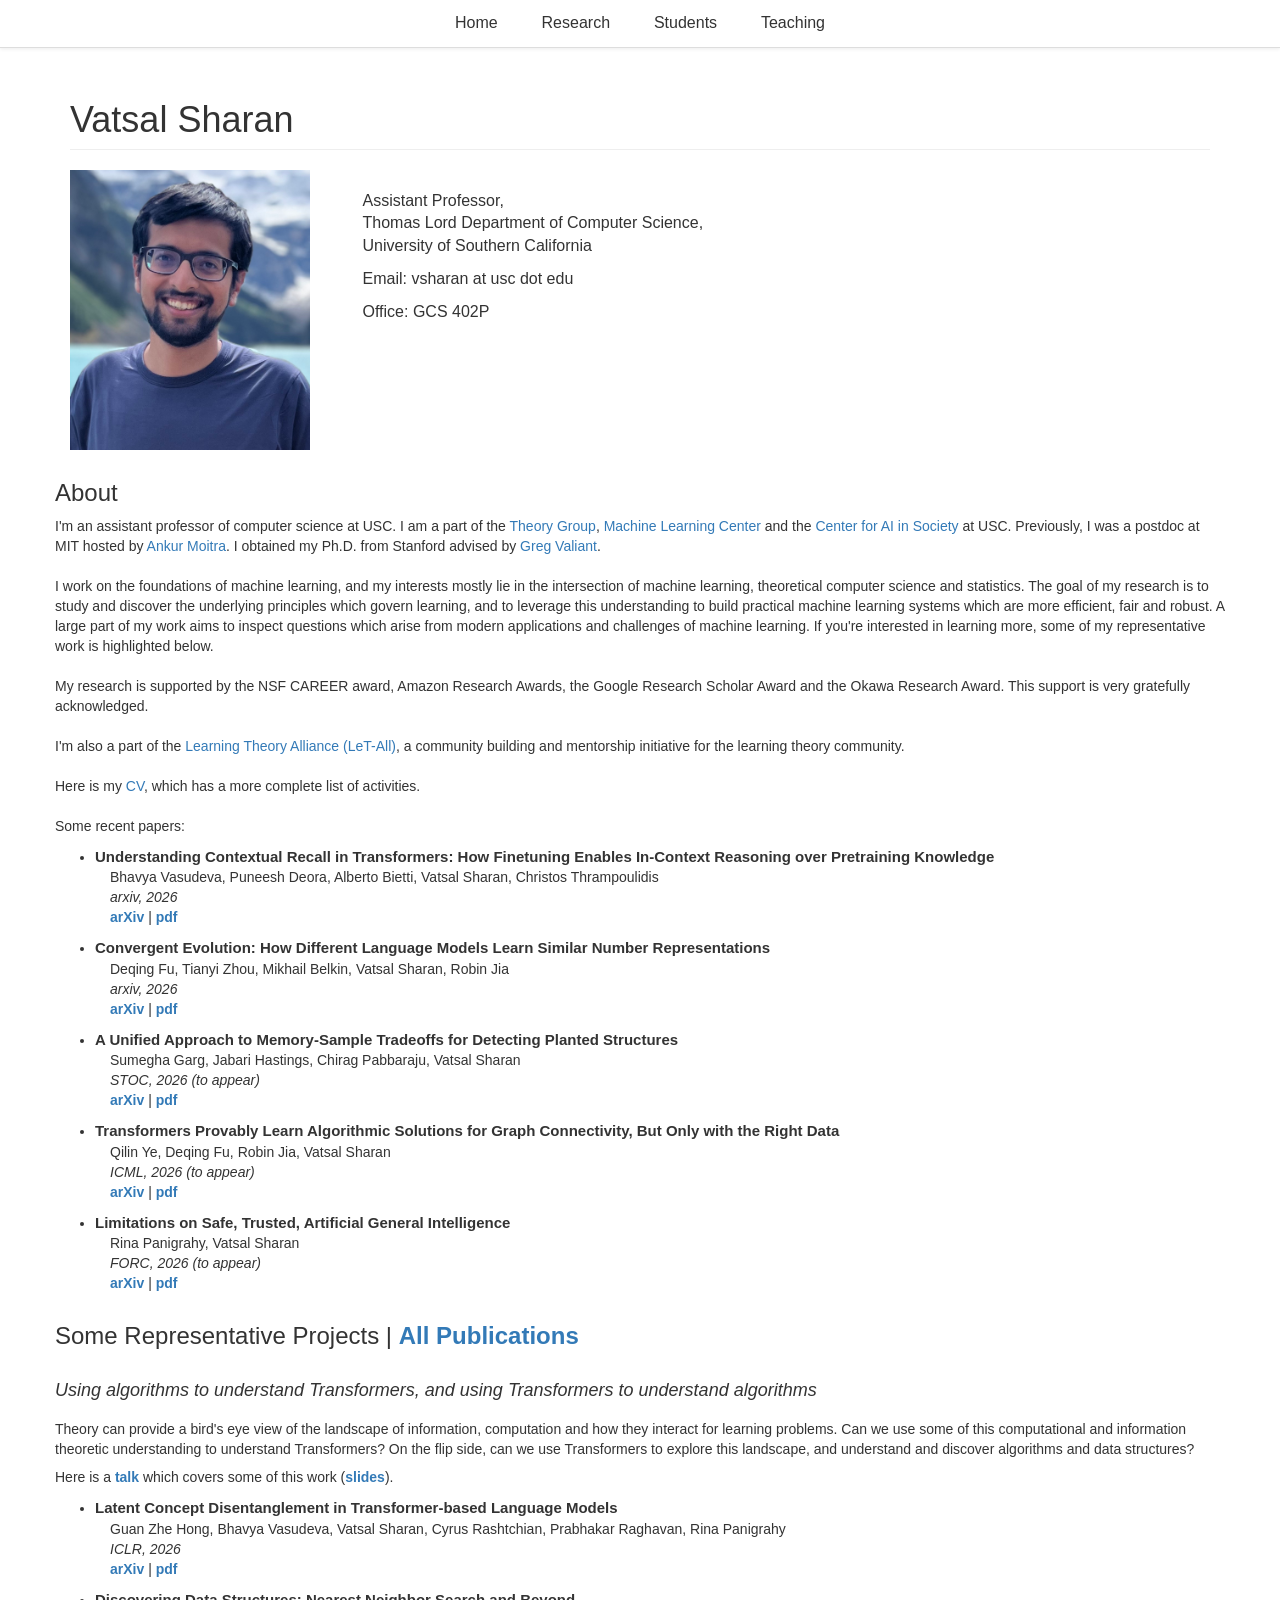
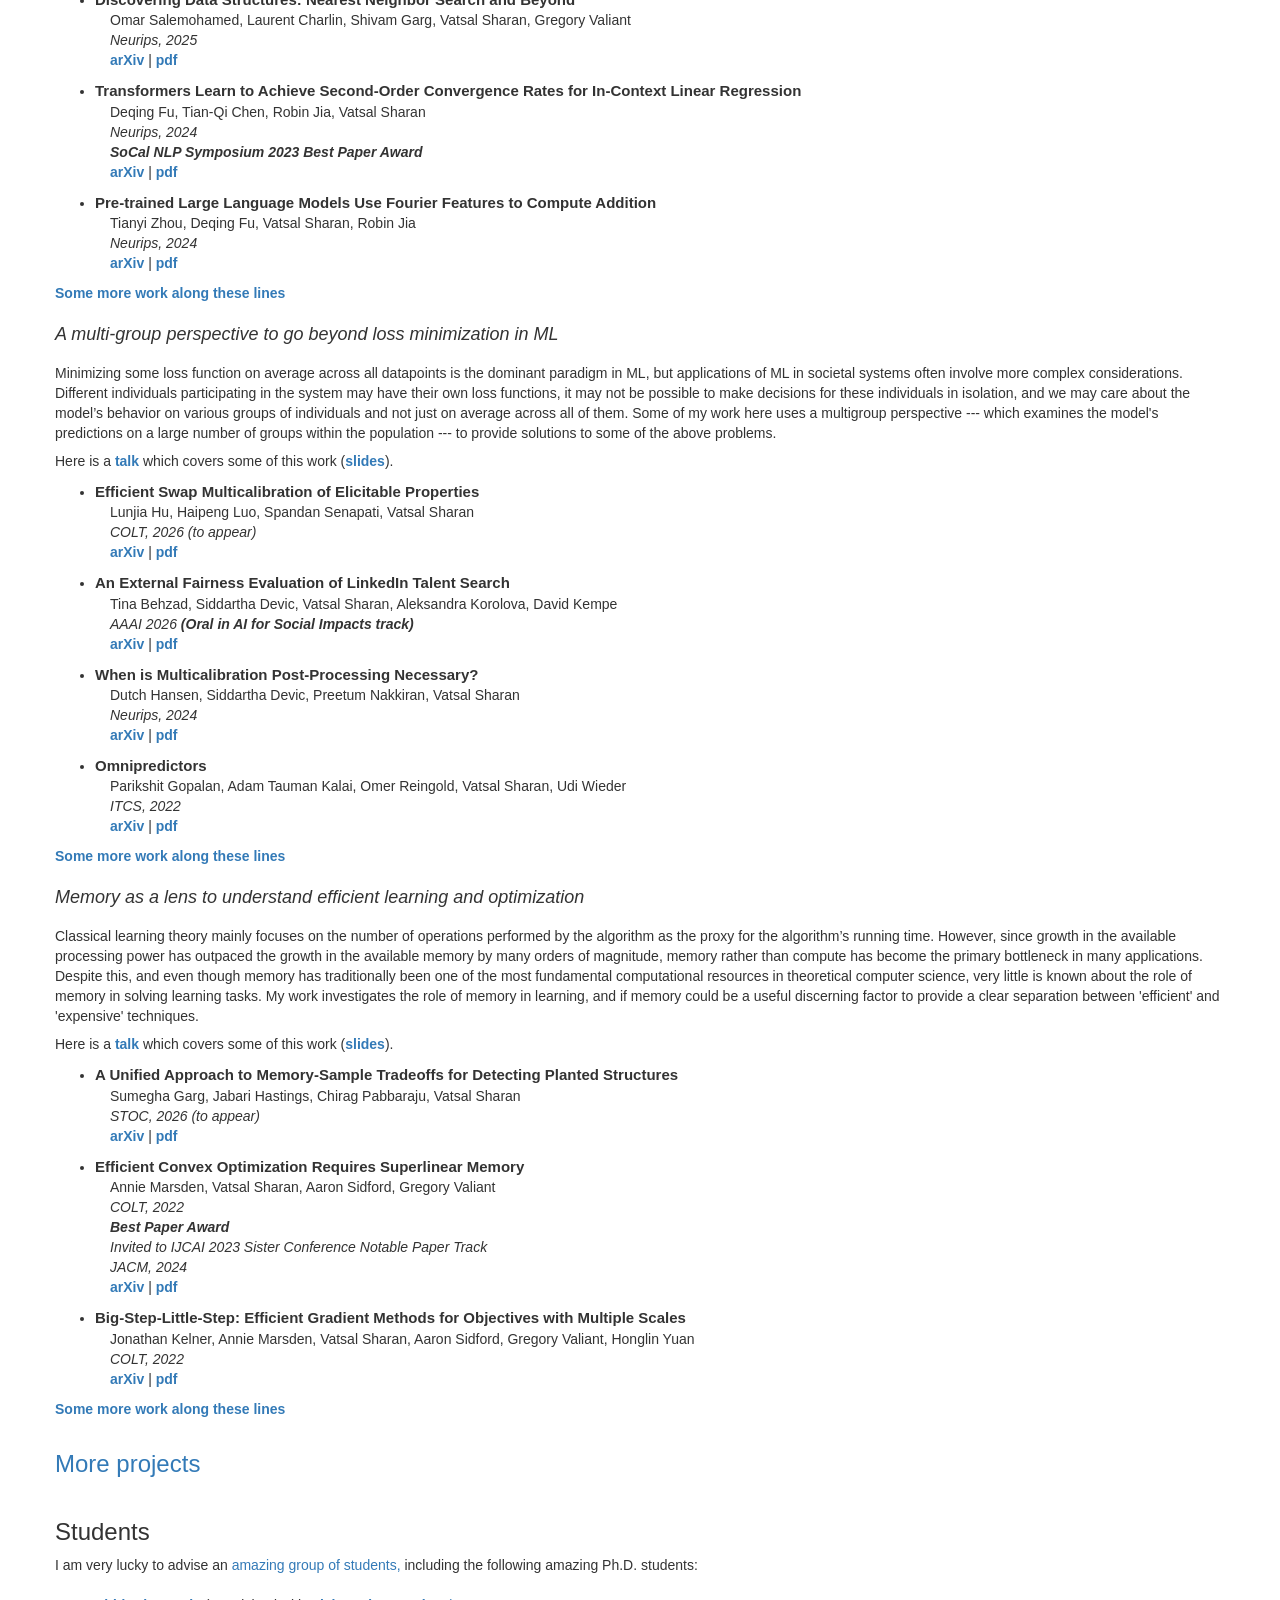
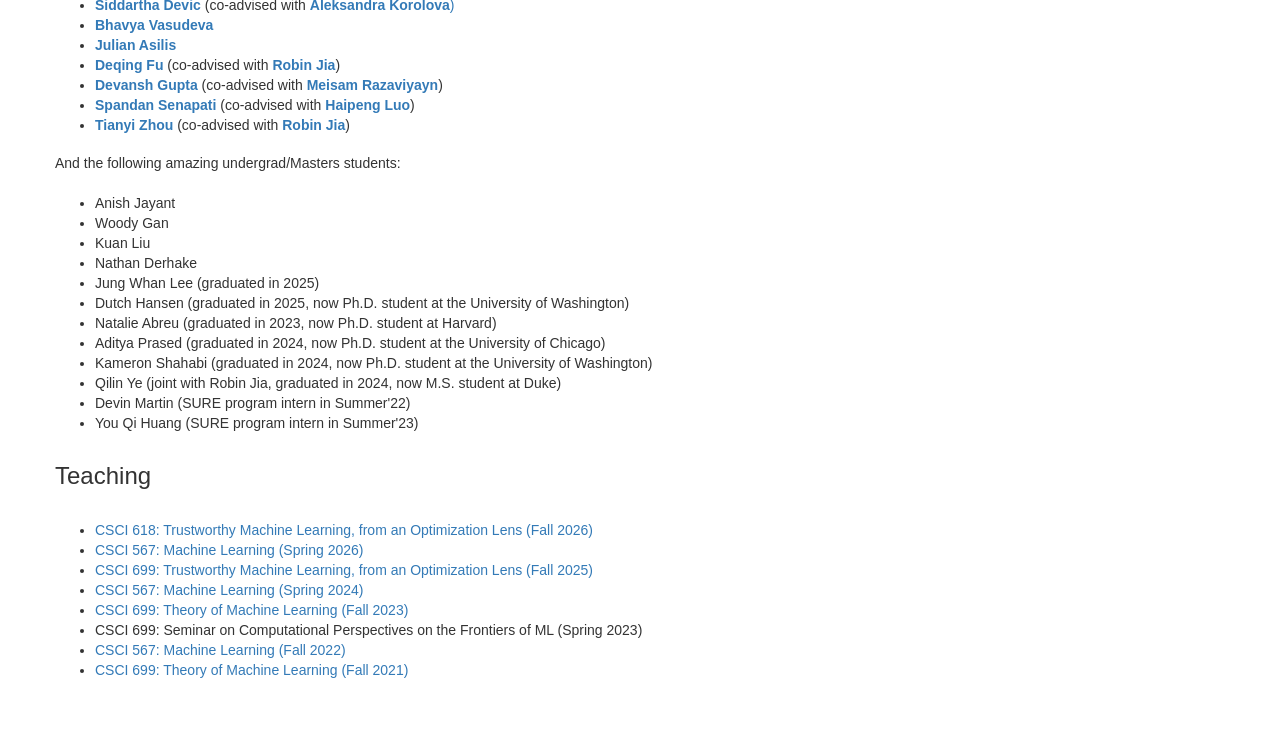
<file: index.html>
<!DOCTYPE html>
<html lang="en">
  <head>

    <meta charset="utf-8">
    <meta http-equiv="X-UA-Compatible" content="IE=edge">
    <meta name="viewport" content="width=device-width, initial-scale=1">
    <!-- The above 3 meta tags *must* come first in the head; any other head content must come *after* these tags -->

    <!-- Bootstrap core CSS -->
    <link href="css/bootstrap.min.css" rel="stylesheet">
    <link href="css/bootstrap-responsive.min.css" rel="stylesheet">
    <link href="css/starter-template.css" rel="stylesheet">

    <title>Vatsal Sharan</title>

  </head>

  <body>

    <nav class="sticky-nav">
      <ul>
        <li><a href="javascript:void(0)" onclick="document.documentElement.scrollTop=0;document.body.scrollTop=0;">Home</a></li>
        <li><a href="#papers">Research</a></li>
        <li><a href="#students">Students</a></li>
        <li><a href="#teaching">Teaching</a></li>
      </ul>
    </nav>

    <div class="container">

    	<div class="row">
            <div class="col-lg-12">
                <h1 class="page-header">Vatsal Sharan
                </h1>
            </div>
        </div>

      <div class="row">
        <div class="col-md-2">
		<div class="photo">
	  		<img id="picture" src="docs/vatsal.jpg" style="width:240px;height:280px;" class="photo_pic"/>
		</div>      
		</div>
        <div class="col-md-5 col-md-offset-1">
          <br>
		  <font size="3">
		  <p>Assistant Professor,<br>
		  Thomas Lord Department of Computer Science,<br>
          University of Southern California <br>
		  </p>
		  <p>
          Email: vsharan at usc dot edu
		  </p>
          <p>
          Office: GCS 402P
          </p>
		  </font>
		</div>
      </div>
      <div class="voffset1"></div>
      <div class="row">
        <div class="span12">
		<section id="about">

	    <h3>About</h3>

			<p>
            
            
            I'm an assistant professor of computer science at USC. I am a part of the <a href="https://viterbi-web.usc.edu/~cstheory/">Theory Group</a>, <a href="https://mascle.usc.edu/">Machine Learning Center</a> and the <a href="https://live-usc-cais.pantheonsite.io/">Center for AI in Society</a> at USC.
 Previously, I was a postdoc at MIT hosted by <a href="https://people.csail.mit.edu/moitra/">Ankur Moitra</a>. I obtained my Ph.D. from Stanford advised by <a href="http://theory.stanford.edu/~valiant/">Greg Valiant</a>. <br><br>
            
            <!--I work on the foundations of machine learning, and my interests mostly lie in the intersection of machine learning, theoretical computer science and statistics. My research aims to understand fundamental limits for solving learning and estimation tasks given computational and information theoretic constraints, and to use this understanding to develop practical algorithms which are efficient, fair and robust. If you're interested in learning more, here are some questions I've recently been working on:
            -->
            
            I work on the foundations of machine learning, and my interests mostly lie in the intersection of machine learning, theoretical computer science and statistics. The goal of my research is to study and discover the underlying principles which govern learning, and to leverage this understanding to build practical machine learning systems which are more efficient, fair and robust. A large part of my work aims to inspect questions which arise from modern applications and challenges of machine learning. If you're interested in learning more, some of my representative work is highlighted below.
            
            
            <!--If you're interested in learning more, here are some questions I've recently been working on:
            
            <ul>
                <li>What is the role of computational and statistical constraints in learning and optimization? Are there inherent trade-offs between the amount of memory required for learning or optimization, and the amount of data or computation required? How do we solve learning tasks  with limited data, such as by designing optimal data augmentation and regularization techniques?
                <li>What are appropriate notions of fairness in various domains, and how do we train models which respect these notions? Similarly, how do we ensure trained models are robust, such as when evaluated on data distributions which differ from the original training distribution?
                <li>How can we understand deep neural networks and foundation models in the context of some of the above considerations?
            </ul>
            -->
            
            <br><br>
            
            
             My research is supported by the NSF CAREER award, Amazon Research Awards, the Google Research Scholar Award and the Okawa Research Award. This support is very gratefully acknowledged.<br><br>

        
            
            <!-- <div style="font-size:15px;font-weight:bold">I'm looking to take Ph.D. students for Fall 2022. If interested, please apply to the CS Ph.D. program at USC and mention my name in your application. I especially encourage members of underrepresented groups in computer science to apply. USC offers some <a href="https://gradadm.usc.edu/lightboxes/us-students-fee-waivers/">fee waivers </a> for eligible applicants.


            
            <br></div>-->
            
            I'm also a part of the <a href="https://let-all.com/">Learning Theory Alliance (LeT-All)</a>, a community building and mentorship initiative for the learning theory community. <br><br>

            Here is my <a href="docs/Vatsal-Resume.pdf">CV</a>, which has a more complete list of activities.<br><br>

            Some recent papers:

<ul>

          

<li><p> <div style="font-size:15px;font-weight:bold;">
                Understanding Contextual Recall in Transformers: How Finetuning Enables In-Context Reasoning over Pretraining Knowledge
              </div>
                <div style="margin-left: 15px;">
                Bhavya Vasudeva, Puneesh Deora, Alberto Bietti, Vatsal Sharan, Christos Thrampoulidis
            <br>
            <i>arxiv, 2026</i><br>
            <a href="https://arxiv.org/abs/2603.20969"><b>arXiv</b></a> | <a href="https://arxiv.org/pdf/2603.20969"><b>pdf</b></a>
                </div>
            </p></li>

            <li><p> <div style="font-size:15px;font-weight:bold;">
                Convergent Evolution: How Different Language Models Learn Similar Number Representations
              </div>
                <div style="margin-left: 15px;">
                Deqing Fu, Tianyi Zhou, Mikhail Belkin, Vatsal Sharan, Robin Jia
            <br>
            <i>arxiv, 2026</i><br>
            <a href="https://arxiv.org/abs/2604.20817"><b>arXiv</b></a> | <a href="https://arxiv.org/pdf/2604.20817"><b>pdf</b></a>
                </div>
            </p></li>
            

<li><p> <div style="font-size:15px;font-weight:bold;">
                A Unified Approach to Memory-Sample Tradeoffs for Detecting Planted Structures
              </div>
                <div style="margin-left: 15px;">
                Sumegha Garg, Jabari Hastings, Chirag Pabbaraju, Vatsal Sharan
            <br>
            <i>STOC, 2026 (to appear)</i><br>
            <a href="https://arxiv.org/abs/2603.00770"><b>arXiv</b></a> | <a href="https://arxiv.org/pdf/2603.00770"><b>pdf</b></a>
                </div>
            </p></li>

<li><p> <div style="font-size:15px;font-weight:bold;">
                Transformers Provably Learn Algorithmic Solutions for Graph Connectivity, But Only with the Right Data
              </div>
                <div style="margin-left: 15px;">
                Qilin Ye, Deqing Fu, Robin Jia, Vatsal Sharan
            <br>
            <i>ICML, 2026 (to appear)</i><br>
            <a href="https://arxiv.org/abs/2510.19753"><b>arXiv</b></a> | <a href="https://arxiv.org/pdf/2510.19753"><b>pdf</b></a>
                </div>
            </p></li>

            <li><p> <div style="font-size:15px;font-weight:bold;">
                Limitations on Safe, Trusted, Artificial General Intelligence
              </div>
                <div style="margin-left: 15px;">
                Rina Panigrahy, Vatsal Sharan
            <br>
            <i>FORC, 2026 (to appear)</i><br>
            <a href="https://arxiv.org/abs/2509.21654"><b>arXiv</b></a> | <a href="https://arxiv.org/pdf/2509.21654"><b>pdf</b></a>
                </div>
            </p></li>

            
  

            </ul>


		</section>

      


	  <section id="papers">
	    <h3>Some Representative Projects | <a href="https://vatsalsharan.github.io/pubs.html"><b>All Publications</b></a> </h3>
            
            <div style="height: 12px;"></div>
            
            <h4><em>Using algorithms to understand Transformers, and using Transformers to understand algorithms</em></h4>
            
            <div style="height: 8px;"></div>
           
     Theory can provide a bird's eye view of the landscape of information, computation and how they interact for learning problems. Can we use some of this computational and information theoretic understanding to understand Transformers? On the flip side, can we use Transformers to explore this landscape, and understand and discover algorithms and data structures?
     
     <div style="height: 8px;"></div>
     
     Here is a <a href="https://www.youtube.com/watch?v=qHWBk5ewYwI"><b>talk</b></a> which covers some of this work (<a href="docs/vatsal_simons.pdf"><b>slides</b></a>).

            <br>
            
            <ul>

                <li><p> <div style="font-size:15px;font-weight:bold;">
                Latent Concept Disentanglement in Transformer-based Language Models
              </div>
                <div style="margin-left: 15px;">
                Guan Zhe Hong, Bhavya Vasudeva, Vatsal Sharan, Cyrus Rashtchian, Prabhakar Raghavan, Rina Panigrahy
            <br>
            <i>ICLR, 2026</i><br>
            <a href="https://arxiv.org/abs/2506.16975"><b>arXiv</b></a> | <a href="https://arxiv.org/pdf/2506.16975"><b>pdf</b></a>
                </div>
            </p></li>

            <li><p><div style="font-size:15px;font-weight:bold;">
                Discovering Data Structures: Nearest Neighbor Search and Beyond
            </div>
                <div style="margin-left: 15px;">
                    Omar Salemohamed, Laurent Charlin, Shivam Garg, Vatsal Sharan, Gregory Valiant
            <br>
            <i>Neurips, 2025</i><br>
            <a href="https://arxiv.org/abs/2411.03253"><b>arXiv</b></a> | <a href="https://arxiv.org/pdf/2411.03253"><b>pdf</b></a>
                </div>
            </p></li>

            
            <li><p> <div style="font-size:15px;font-weight:bold;">
                Transformers Learn to Achieve Second-Order Convergence Rates for In-Context Linear Regression
              </div>
                <div style="margin-left: 15px;">
                Deqing Fu, Tian-Qi Chen, Robin Jia, Vatsal Sharan
            <br>
            <i>Neurips, 2024</i><br>
            <i><b> SoCal NLP Symposium 2023 Best Paper Award </b></i><br>
            <a href="https://arxiv.org/abs/2310.17086"><b>arXiv</b></a> | <a href="https://arxiv.org/pdf/2310.17086.pdf"><b>pdf</b></a>
                </div>
            </p></li>
            
            <li><p><div style="font-size:15px;font-weight:bold;">
                 Pre-trained Large Language Models Use Fourier Features to Compute Addition
            </div>
                <div style="margin-left: 15px;">
                Tianyi Zhou, Deqing Fu, Vatsal Sharan, Robin Jia

            <br>
            <i>Neurips, 2024</i><br>
            <a href="https://arxiv.org/abs/2406.03445"><b>arXiv</b></a> | <a href="https://arxiv.org/pdf/2406.03445"><b>pdf</b></a>
                </div>
            </p></li>
            
            
            
            
            
            
    </ul>
            
            <a data-toggle="collapse" href="#collapseTf"><b>Some more work along these lines</b></a>
            
            <div class="collapse space justify" id="collapseTf">
                
                <ul>

                    <li><p> <div style="font-size:15px;font-weight:bold;">
                Transformers Provably Learn Algorithmic Solutions for Graph Connectivity, But Only with the Right Data
              </div>
                <div style="margin-left: 15px;">
                Qilin Ye, Deqing Fu, Robin Jia, Vatsal Sharan
            <br>
            <i>ICML, 2026 (to appear)</i><br>
            <a href="https://arxiv.org/abs/2510.19753"><b>arXiv</b></a> | <a href="https://arxiv.org/pdf/2510.19753"><b>pdf</b></a>
                </div>
            </p></li>

            <li><p> <div style="font-size:15px;font-weight:bold;">
                FoNE: Precise Single-Token Number Embeddings via Fourier Features
              </div>
                <div style="margin-left: 15px;">
                Tianyi Zhou, Deqing Fu, Mahdi Soltanolkotabi, Robin Jia, Vatsal Sharan
            <br>
            <i>ICLR, 2026</i><br>
            <a href="https://arxiv.org/abs/2502.09741"><b>arXiv</b></a> | <a href="https://arxiv.org/pdf/2502.09741"><b>pdf</b></a>
                </div>
            </p></li>

                     <li><p> <div style="font-size:15px;font-weight:bold;">
                Textual Steering Vectors Can Improve Visual Understanding in Multimodal Large Language Models
              </div>
                <div style="margin-left: 15px;">
                Haosheng Gan, Deqing Fu, Julian Asilis, Ollie Liu, Vatsal Sharan, Robin Jia, Willie Neiswanger
            <br>
            <i>ACL, 2026 (to appear)</i><br>
            <a href="https://arxiv.org/abs/2505.14071"><b>arXiv</b></a> | <a href="https://arxiv.org/pdf/2505.14071"><b>pdf</b></a>
                </div>
            </p></li>
                    
<li><p><div style="font-size:15px;font-weight:bold;">
                Transformers Learn Low Sensitivity Functions: Investigations and Implications
            </div>
                <div style="margin-left: 15px;">
                Bhavya Vasudeva, Deqing Fu, Tianyi Zhou, Elliott Kau, Youqi Huang, Vatsal Sharan
            <br>
            <i>ICLR, 2025</i><br>
            <a href="https://arxiv.org/abs/2403.06925"><b>arXiv</b></a> | <a href="https://arxiv.org/pdf/2403.06925"><b>pdf</b></a>
                </div>
            </p></li>

                    <li><p><div style="font-size:15px;font-weight:bold;">
                         Mitigating Simplicity Bias in Deep Learning for Improved OOD Generalization and Robustness
                    </div>
                        <div style="margin-left: 15px;">
                        Bhavya Vasudeva, Kameron Shahabi, Vatsal Sharan
                    <br>
                    <i>TMLR, 2024</i><br>
                    <a href="https://arxiv.org/abs/2310.06161"><b>arXiv</b></a> | <a href="https://arxiv.org/pdf/2310.06161.pdf"><b>pdf</b></a>
                        </div>
                    </p></li>
                   

                    <li><p><div style="font-size:15px;font-weight:bold">One Network Fits All? Modular versus Monolithic Task Formulations in Neural Networks
                        Learning</div>
                        <div style="margin-left: 15px;">
                        Atish Agarwala, Abhimanyu Das, Brendan Juba, Rina Panigrahy, Vatsal Sharan, Xin Wang, Qiuyi Zhang<br>
                        <i>ICLR, 2021</i><br>
                        <a data-toggle="collapse" href="#collapseExample_deep"><b>abstract</b></a></b></a> | <a href="https://arxiv.org/abs/2103.15261"><b>arXiv</b></a> | <a href="https://arxiv.org/pdf/2103.15261.pdf"><b>pdf</b></a> | <a href="https://iclr.cc/virtual/2021/poster/3253"><b>video</b></a>
                        </div>
                        </p></li>
                    
                    </ul>
                
                
            </div>
            
        
            
            <div style="height: 12px;"></div>
            
            <h4><em>A multi-group perspective to go beyond loss minimization in ML</em></h4>
            

            
            <div style="height: 8px;"></div>
            
            Minimizing some loss function on average across all datapoints is the dominant paradigm in ML, but applications of ML in societal systems often involve more complex considerations. Different individuals participating in the system may have their own loss functions, it may not be possible to make decisions for these individuals in isolation, and we may care about the model’s behavior on various groups of individuals and not just on average across all of them. Some of my work here uses a multigroup perspective --- which examines the model's predictions on a large number of groups within the population --- to provide solutions to some of the above problems.
            <div style="height: 8px;"></div>
            
            Here is a <a href="https://www.birs.ca/events/2024/5-day-workshops/24w5308/videos/watch/202410221336-Sharan.html"><b>talk</b></a> which covers some of this work (<a href="docs/vatsal_banff.pdf"><b>slides</b></a>).
            <br>
        
        <ul>

             <li><p> <div style="font-size:15px;font-weight:bold;">
                Efficient Swap Multicalibration of Elicitable Properties
              </div>
                <div style="margin-left: 15px;">
                Lunjia Hu, Haipeng Luo, Spandan Senapati, Vatsal Sharan
            <br>
            <i>COLT, 2026 (to appear)</i><br>
            <a href="https://arxiv.org/abs/2511.04907"><b>arXiv</b></a> | <a href="https://arxiv.org/pdf/2511.04907"><b>pdf</b></a>
                </div>
            </p></li>

              <li><p> <div style="font-size:15px;font-weight:bold;">
                An External Fairness Evaluation of LinkedIn Talent Search
              </div>
                <div style="margin-left: 15px;">
                Tina Behzad, Siddartha Devic, Vatsal Sharan, Aleksandra Korolova, David Kempe
            <br>
            <i>AAAI 2026 <b>(Oral in AI for Social Impacts track)</b></i><br>
            <a href="https://arxiv.org/abs/2511.10752"><b>arXiv</b></a> | <a href="https://arxiv.org/pdf/2511.10752"><b>pdf</b></a>
                </div>
            </p></li>

        

        
        <li><p><div style="font-size:15px;font-weight:bold;">
           When is Multicalibration Post-Processing Necessary?
        </div>
            <div style="margin-left: 15px;">
            Dutch Hansen, Siddartha Devic, Preetum Nakkiran, Vatsal Sharan
        <br>
        <i>Neurips, 2024</i><br>
        <a href="https://arxiv.org/abs/2406.06487"><b>arXiv</b></a> | <a href="https://arxiv.org/pdf/2406.06487"><b>pdf</b></a>
            </div>
        </p></li>
        
        
        
        <li><p><div style="font-size:15px;font-weight:bold">Omnipredictors
        </div>
            <div style="margin-left: 15px;">
        Parikshit Gopalan, Adam Tauman Kalai, Omer Reingold, Vatsal Sharan, Udi Wieder
        <br>
        <i>ITCS, 2022</i><br>
        <a href="https://arxiv.org/pdf/2109.05389"><b>arXiv</b></a> | <a href="https://arxiv.org/pdf/2109.05389.pdf"><b>pdf</b></a>
            </div>
        </p></li>
        
        </ul>
        
        <a data-toggle="collapse" href="#collapseFair"><b>Some more work along these lines</b></a>
        
        <div class="collapse space justify" id="collapseFair">
            
            <ul>

                

                <li><p> <div style="font-size:15px;font-weight:bold;">
                Auditability and the Landscape of Distance to Multicalibration
              </div>
                <div style="margin-left: 15px;">
                Nathan Derhake, Siddartha Devic, Dutch Hansen, Kuan Liu, Vatsal Sharan
            <br>
            <i>ITCS, 2026</i><br>
            <a href="https://arxiv.org/abs/2509.16930"><b>arXiv</b></a> | <a href="https://arxiv.org/pdf/2509.16930"><b>pdf</b></a>
                </div>
            </p></li>

            <li><p><div style="font-size:15px;font-weight:bold;">
                 Improved Bounds for Swap Multicalibration and Swap Omniprediction
            </div>
                <div style="margin-left: 15px;">
                Haipeng Luo, Spandan Senapati, Vatsal Sharan

            <br>
            <i>Neurips, 2025 (Spotlight)</i><br>
            <a href="https://arxiv.org/abs/2505.20885"><b>arXiv</b></a> | <a href="https://arxiv.org/pdf/2505.20885"><b>pdf</b></a>
                </div>
            </p></li>

                

            <li><p><div style="font-size:15px;font-weight:bold;">
                 Simultaneous Swap Regret Minimization via KL-Calibration
            </div>
                <div style="margin-left: 15px;">
                Haipeng Luo, Spandan Senapati, Vatsal Sharan

            <br>
            <i>Neurips, 2025 (Spotlight)</i><br>
            <a href="https://arxiv.org/abs/2502.16387"><b>arXiv</b></a> | <a href="https://arxiv.org/pdf/2502.16387"><b>pdf</b></a>
                </div>
            </p></li>
                
                <li><p><div style="font-size:15px;font-weight:bold;">
                     Optimal Multiclass U-Calibration Error and Beyond
                </div>
                    <div style="margin-left: 15px;">
                    Haipeng Luo, Spandan Senapati, Vatsal Sharan

                <br>
                <i>Neurips, 2024</i><br>
                <a href="https://arxiv.org/abs/2405.19374"><b>arXiv</b></a> | <a href="https://arxiv.org/pdf/2405.19374"><b>pdf</b></a>
                    </div>
                </p></li>

                <li><p><div style="font-size:15px;font-weight:bold;">
            Stability and Multigroup Fairness in Ranking with Uncertain Predictions
        </div>
            <div style="margin-left: 15px;">
            Siddartha Devic, Aleksandra Korolova, David Kempe, Vatsal Sharan
        <br>
        <i>ICML, 2024</i><br>
        <i>Non-archival at FORC, 2024</i><br>
        <a href="https://arxiv.org/abs/2402.09326"><b>arXiv</b></a> | <a href="https://arxiv.org/pdf/2402.09326"><b>pdf</b></a> | <a href="https://www.youtube.com/watch?v=qCFDnBHfGtk"><b>video</b></a>
            </div>
        </p></li>
                
                <li><p><div style="font-size:15px;font-weight:bold">Fairness in Matching under Uncertainty
                </div>
                    <div style="margin-left: 15px;">
                    Siddartha Devic, David Kempe, Vatsal Sharan, Aleksandra Korolova
                <br>
                <i>ICML, 2023</i><br>
                <i>Non-archival at EAAMO, 2023</i><br>
                <a href="https://arxiv.org/abs/2302.03810"><b>arXiv</b></a> | <a href="https://arxiv.org/pdf/2302.03810.pdf"><b>pdf</b></a>
                    </div></p></li>
                
                <li><p><div style="font-size:15px;font-weight:bold">KL Divergence Estimation with Multi-group Attribution
                </div>
                    <div style="margin-left: 15px;">
                    Parikshit Gopalan, Nina Narodytska, Omer Reingold, Vatsal Sharan, Udi Wieder
                <br>
                <i>arXiv, 2022</i><br>
                <a href="https://arxiv.org/abs/2202.13576"><b>arXiv</b></a> | <a href="https://arxiv.org/pdf/2202.13576.pdf"><b>pdf</b></a>
                    </div>
                </p></li>
                
                <li><p><div style="font-size:15px;font-weight:bold">Multicalibrated Partitions for Importance Weights
                </div>
                    <div style="margin-left: 15px;">
                Parikshit Gopalan, Omer Reingold, Vatsal Sharan, Udi Wieder
                <br>
                <i>ALT, 2022</i><br>
                <a href="https://arxiv.org/abs/2103.05853"><b>arXiv</b></a> | <a href="https://arxiv.org/pdf/2103.05853.pdf"><b>pdf</b></a>
                    </div>
                </p></li>
                
                
                </ul>
            
        </div>
        
        <div style="height: 12px;"></div>
        
        
        <h4>
            <em>Memory as a lens to understand efficient learning and optimization</em>
          </h4>
        
        <div style="height: 8px;"></div>
        
        Classical learning theory  mainly focuses on the number of operations performed by the algorithm as the proxy for the algorithm’s running time. However, since growth in the available processing power has outpaced the growth in the available memory by many orders of magnitude, memory rather than compute has become the primary bottleneck in many applications. Despite this, and even though memory has traditionally been one of the most fundamental computational resources in theoretical computer science, very little is known about the role of memory in solving learning tasks. My work investigates the role of memory in learning, and if memory could be a useful discerning factor to provide a clear separation between 'efficient' and 'expensive' techniques.
        <div style="height: 8px;"></div>
        
        Here is a <a href="https://www.youtube.com/watch?v=--vC_MXcbFA"><b>talk</b></a> which covers some of this work (<a href="docs/vatsal_ipam.pdf"><b>slides</b></a>).
        
        <ul>

            <li><p> <div style="font-size:15px;font-weight:bold;">
                A Unified Approach to Memory-Sample Tradeoffs for Detecting Planted Structures
              </div>
                <div style="margin-left: 15px;">
                Sumegha Garg, Jabari Hastings, Chirag Pabbaraju, Vatsal Sharan
            <br>
            <i>STOC, 2026 (to appear)</i><br>
            <a href="https://arxiv.org/abs/2603.00770"><b>arXiv</b></a> | <a href="https://arxiv.org/pdf/2603.00770"><b>pdf</b></a>
                </div>
            </p></li>
            
            <li><p><div style="font-size:15px;font-weight:bold">Efficient Convex Optimization Requires Superlinear Memory
            </div>
                <div style="margin-left: 15px;">
            Annie Marsden, Vatsal Sharan, Aaron Sidford, Gregory Valiant
            <br>
            <i>COLT, 2022</i><br>
            <i><b> Best Paper Award </b> </i><br>
            <i>Invited to IJCAI 2023 Sister Conference Notable Paper Track</i><br>
            <i>JACM, 2024</i><br>
            <a href="https://arxiv.org/abs/2203.15260"><b>arXiv</b></a> | <a href="https://arxiv.org/pdf/2203.15260.pdf"><b>pdf</b></a>
                </div>
            </p></li>
            
            <li><p><div style="font-size:15px;font-weight:bold">Big-Step-Little-Step: Efficient Gradient Methods for Objectives with Multiple Scales
            </div>
                <div style="margin-left: 15px;">
            Jonathan Kelner, Annie Marsden, Vatsal Sharan, Aaron Sidford, Gregory Valiant, Honglin Yuan
            <br>
            <i>COLT, 2022</i><br>
            <a href="https://arxiv.org/abs/2111.03137"><b>arXiv</b></a> | <a href="https://arxiv.org/pdf/2111.03137.pdf"><b>pdf</b></a>
                </div>
            </p></li>
            
            
                         </ul>

           
        
        <a data-toggle="collapse" href="#collapseMemory"><b>Some more work along these lines</b></a>
        
        <div class="collapse space justify" id="collapseMemory">
            
            <ul>

                
                
                <li><p><div style="font-size:15px;font-weight:bold">NeuroSketch: A Neural Network Method for Fast and Approximate Evaluation of Range Aggregate Queries
                </div>
                    <div style="margin-left: 15px;">
                    Sepanta Zeighami, Vatsal Sharan, Cyrus Shahabi
                <br>
                <i>SIGMOD, 2023</i><br>
                <a href="https://arxiv.org/abs/2211.10832"><b>arXiv</b></a> | <a href="https://arxiv.org/pdf/2211.10832.pdf"><b>pdf</b></a>
                    </div>
                </p></li>

                <li><p><div style="font-size:15px;font-weight:bold">Memory-Sample Tradeoffs for Linear Regression with Small Error</div>
                <div style="margin-left: 15px;">
                    Vatsal Sharan, Aaron Sidford, Gregory Valiant<br>
                <i>STOC, 2019</i><br>
                <a data-toggle="collapse" href="#collapseExample4"><b>abstract</b></a> | <a href="https://arxiv.org/pdf/1904.08544.pdf"><b>pdf</b></a> | <a href="https://arxiv.org/abs/1904.08544"><b>arXiv</b></a>
                </div>
                </p></li>
            
            <div class="collapse space justify" id="collapseExample4">
                What is the role of memory in continuous optimization and learning? Are there inherent trade-offs between the available memory and the data requirement? Is it possible to achieve the sample complexity of second-order optimization methods with significantly less memory? We raise these questions, and show the first nontrivial lower bounds for linear regression with super-linear memory: we show that there is a gap between the sample complexity of algorithms with quadratic memory and that of any algorithm with sub-quadratic memory. <br><br>
            </div>
                
                <li><p><div style="font-size:15px;font-weight:bold">Compressed Factorization: Fast and Accurate Low-Rank Factorization of Compressively-Sensed Data</div>
                    <div style="margin-left: 15px;">
                        Vatsal Sharan, Kai Sheng Tai, Peter Bailis, Gregory Valiant</i><br>
                    <i>ICML, 2019 </i><br>
                    <a data-toggle="collapse" href="#collapseExample3"><b>abstract</b></a> | <a href="https://arxiv.org/pdf/1706.08146.pdf"><b>pdf</b></a> | <a href="https://arxiv.org/abs/1706.08146"><b>arXiv</b></a> | <a href="https://github.com/kaishengtai/compressed-factorization"><b>code</b></a> | <a data-toggle="collapse" href="#video3"><b>spotlight video</b></a>
                    </div>
                    </p></li>
                
                <div class="collapse space justify" id="collapseExample3">
                    What learning algorithms can be run directly on compressively-sensed data? If we compress a high dimensional matrix via a random projection, then what is the relationship between the factors of the original matrix and the factors of the compressed matrix? While it is well-known that random projections preserve a number of geometric properties of a dataset, this work shows that random projections can also preserve certain solutions to non-convex, NP-Hard problems like non-negative matrix factorization---both in theory and in practice.<br><br>
                </div>
                
                <div class="collapse space justify" id="video3">
                    Jump to 53:20 in this <a href="https://slideslive.com/38917770/optimization">video</a>.<br>
                </div>
                
                <li><p><div style="font-size:15px;font-weight:bold">Efficient Anomaly Detection via Matrix Sketching</div>
                    <div style="margin-left: 15px;">
                        Vatsal Sharan, Parikshit Gopalan, Udi Wieder</i><br>
                    <i>NeurIPS, 2018</i><br>
                    <a data-toggle="collapse" href="#collapseExample6"><b>abstract</b></a> | <a href="https://arxiv.org/pdf/1804.03065.pdf"><b>pdf</b></a> | <a href="https://arxiv.org/abs/1804.03065"><b>arXiv</b></a>
                    </div>
                    </p></li>
                
                <div class="collapse space justify" id="collapseExample6">
                    PCA based anomaly scores are commonly used for finding anomalies in high-dimensional data. The naive algorithms for computing these scores explicitly compute the PCA of the covariance matrix which uses space quadratic in the dimensionality of the data. Using matrix sketching tools and new matrix perturbation inequalities, we give the first streaming algorithms for computing these scores that use space that is linear or sublinear in the dimension.<br><br>
                </div>
                
                <li><p><div style="font-size:15px;font-weight:bold">Moment-Based Quantile Sketches for Efficient High Cardinality Aggregation Queries</div>
                    <div style="margin-left: 15px;">
                        Edward Gan, Jialin Ding, Kai Sheng Tai, Vatsal Sharan, Peter Bailis</i><br>
                    <i>VLDB, 2018</i><br>
                    <a data-toggle="collapse" href="#collapseExample8"><b>abstract</b></a> | <a href="https://arxiv.org/pdf/1803.01969.pdf"><b>pdf</b></a> | <a href="https://arxiv.org/abs/1803.01969"><b>arXiv</b></a> | <a href="https://github.com/stanford-futuredata/msketch"><b>code</b></a>
                    </div>
                    </p></li>
                
                <div class="collapse space justify" id="collapseExample8">
                    We propose a compact and efficiently mergeable sketch for answering quantile queries on a dataset. This data structure, which we refer to as the moments sketch, operates with a small memory footprint (200 bytes) and achieves computationally efficient (50ns) merges by tracking only a set of summary statistics, notably the sample moments.<br><br>
                </div>
                
                <li><p><div style="font-size:15px;font-weight:bold">Prediction with a Short Memory</div>
                    <div style="margin-left: 15px;">
                        Vatsal Sharan, Sham Kakade, Percy Liang, Gregory Valiant</i><br>
                    <i>STOC, 2018</i><br>
                    <a data-toggle="collapse" href="#collapseExample9"><b>abstract</b></a> | <a href="https://arxiv.org/pdf/1612.02526.pdf"><b>pdf</b></a> | <a href="https://arxiv.org/abs/1612.02526"><b>arXiv</b></a> | <a href="https://theorydish.blog/2017/11/29/prediction-with-a-short-memory/"><b>blog</b></a> | <a href="https://www.youtube.com/watch?v=-Lhmr9vqjrE&t=5s"><b>video</b></a>
                    </div>
                    </p></li>
                
                <div class="collapse space justify" id="collapseExample9">
                    When is it necessary to remember significant information from the distant past to make good predictions about the future in sequential prediction tasks? How do we consolidate and reference memories about the past in order to predict the future? This work studies these questions, and the findings are perhaps counterintuitive: we show that a simple (Markov) model which bases its predictions on only the most recent observations and the statistics of short windows, can  achieve small error on average with respect to a large class of sequences, such as those generated by Hidden Markov Models (HMMs). This shows that long-term memory may not be necessary for making good predictions on average, even on sequences generated by complex processes that have long-range dependencies.<br><br>
                </div>
                
                <li><p><div style="font-size:15px;font-weight:bold">Sketching Linear Classifiers over Data Streams</div>
                    <div style="margin-left: 15px;">
                        Kai Sheng Tai, Vatsal Sharan, Peter Bailis, Gregory Valiant</i><br>
                    <i>SIGMOD, 2018</i><br>
                    <a data-toggle="collapse" href="#collapseExample10"><b>abstract</b></a> | <a href="https://arxiv.org/pdf/1711.02305.pdf"><b>pdf</b></a> | <a href="https://arxiv.org/abs/1711.02305"><b>arXiv</b></a> | <a href="https://github.com/stanford-futuredata/wmsketch"><b>code</b></a>
                    </div>
                    </p></li>
                
                <div class="collapse space justify" id="collapseExample10">
                    We introduce a new sub-linear space sketch---the Weight-Median Sketch---for learning compressed linear classifiers over data streams while supporting the efficient recovery of large-magnitude weights in the classifier. The Weight-Median Sketch adopts the core data structure used in the Count-Sketch, but, instead of sketching counts, it captures sketched gradient updates to the model parameters. We establishes recovery guarantees for our sketch and demonstrate empirical improvements in memory-accuracy trade-offs over alternative memory-budgeted methods. <br><br>
                </div>
                
                </ul>
            
        </div>
        
        <div style="height: 12px;"></div>
        
<a data-toggle="collapse" href="#collapseMore"><b><h3>More projects</h3></b></a>
        
        <div class="collapse space justify" id="collapseMore">

        <h4>
            <em>Regularization and learning with limited (or synthetic) data</em>
          </h4>
        
        <div style="height: 8px;"></div>
        
        Modern ML techniques are data-hungry, but data is an expensive resource. Current ML applications have brought to light several interesting information-theoretic questions around learning with limited data. Some of my work provides a formulation to study the basic statistical task of synthetically augmenting a given set of samples, and explores notions of regularization --- a classical technique for data-efficient learning whose role still remains mysterious in deep learning. We are also developing principles to explain differences in statistical behavior and inductive biases of common optimization algorithms.
        
        <ul>

<li><p> <div style="font-size:15px;font-weight:bold;">
                How Muon's Spectral Design Benefits Generalization: A Study on Imbalanced Data
              </div>
                <div style="margin-left: 15px;">
                Bhavya Vasudeva, Puneesh Deora, Yize Zhao, Vatsal Sharan, Christos Thrampoulidis
            <br>
            <i>ICLR, 2026</i><br>
            <a href="https://arxiv.org/abs/2510.22980"><b>arXiv</b></a> | <a href="https://arxiv.org/pdf/2510.22980"><b>pdf</b></a>
                </div>
            </p></li>

        <li><p><div style="font-size:15px;font-weight:bold;">
                 The Rich and the Simple: On the Implicit Bias of Adam and SGD
            </div>
                <div style="margin-left: 15px;">
                Bhavya Vasudeva, Jung Whan Lee, Vatsal Sharan, Mahdi Soltanolkotabi

            <br>
            <i>Neurips, 2025</i><br>
            <a href="https://arxiv.org/abs/2505.24022"><b>arXiv</b></a> | <a href="https://arxiv.org/pdf/2505.24022"><b>pdf</b></a>
                </div>
            </p></li>

        
            
            <li><p><div style="font-size:15px;font-weight:bold;">
                  Regularization and Optimal Multiclass Learning
            </div>
                <div style="margin-left: 15px;">
                Julian Asilis, Siddartha Devic, Shaddin Dughmi, Vatsal Sharan, Shang-Hua Teng
            <br>
            <i>COLT, 2024</i><br>
            <a href="https://arxiv.org/abs/2309.13692"><b>arXiv</b></a> | <a href="https://arxiv.org/pdf/2309.13692.pdf"><b>pdf</b></a>
                </div> </p></li>
            
            <li><p><div style="font-size:15px;font-weight:bold">On the Statistical Complexity of Sample Amplification
            </div>
                <div style="margin-left: 15px;">
            Brian Axelrod, Shivam Garg, Yanjun Han, Vatsal Sharan, Gregory Valiant
            <br>
            <i>Annals of Statistics, 2024</i><br>
            <a href="https://arxiv.org/abs/2201.04315"><b>arXiv</b></a> | <a href="https://vatsalsharan.github.io/annals_sample_amplification.pdf"><b>preprint pdf</b></a>
                </div>
            </p></li>
            
        </ul>
        
        <a data-toggle="collapse" href="#collapseData"><b>Some more work along these lines</b></a>
        
        <div class="collapse space justify" id="collapseData">
            
            <ul>
                
               

                <li><p><div style="font-size:15px;font-weight:bold;">
                  Proper Learnability and the Role of Unlabeled Data
            </div>
                <div style="margin-left: 15px;">
                Julian Asilis, Siddartha Devic, Shaddin Dughmi, Vatsal Sharan, Shang-Hua Teng
            <br>
            <i>ALT, 2025</i><br>
            <a href="https://arxiv.org/abs/2502.10359"><b>arXiv</b></a> | <a href="https://arxiv.org/pdf/2502.10359"><b>pdf</b></a>
                </div> </p></li>

               <li><p><div style="font-size:15px;font-weight:bold;">
                   Transductive Sample Complexities Are Compact
               </div>
                   <div style="margin-left: 15px;">
                   Julian Asilis, Siddartha Devic, Shaddin Dughmi, Vatsal Sharan, Shang-Hua Teng

               <br>
               <i>Neurips, 2024</i><br>
               <a href="https://arxiv.org/abs/2402.10360"><b>arXiv</b></a> | <a href="https://arxiv.org/pdf/2402.10360"><b>pdf</b></a>
                   </div>
               </p></li>
               
               <li><p><div style="font-size:15px;font-weight:bold;">
                   Open Problem: Can Local Regularization Learn All Multiclass Problems?
               </div>
                   <div style="margin-left: 15px;">
                   Julian Asilis, Siddartha Devic, Shaddin Dughmi, Vatsal Sharan, Shang-Hua Teng
               <br>
               <i>Open Problem @ COLT, 2024</i><br>
                <a href="https://jasilis.com/documents/papers/open-problem-local-regularization.pdf"><b>pdf</b></a>
                   </div></p></li>
               
               <li><p><div style="font-size:15px;font-weight:bold">Sample Amplification: Increasing Dataset Size even when Learning is Impossible</div>
                   <div style="margin-left: 15px;">
                       Brian Axelrod, Shivam Garg, Vatsal Sharan, Gregory Valiant<br>
                <i>ICML, 2020 </i><br>
                <a data-toggle="collapse" href="#collapseExample_sample"><b>abstract</b></a> | <a href="https://arxiv.org/pdf/1904.12053.pdf"><b>pdf</b></a> | <a href="https://arxiv.org/abs/1904.12053"><b>arXiv</b></a> | <a data-toggle="collapse" href="#video2"><b>video</b></a>
                   </div>
                </p></li>

                <div class="collapse space justify" id="collapseExample_sample">
                  <i>Is learning a distribution always necessary for generating new samples from the distribution?</i> We introduce the problem of "sample amplification": given <i>n</i> independent draws from a distribution, <i>D</i> , to what extent is it possible to output a set of <i>m > n </i>  datapoints that are indistinguishable from <i>m</i>  i.i.d. draws from <i>D</i> ? Curiously, we show that nontrivial amplification is often possible in the regime where <i>n</i>  is too small to learn <i>D</i>  to any nontrivial accuracy.<br><br>
               </div>
               
               <div class="collapse space justify" id="video2">
                   Jump to 50:00 (or topic #27) in this <a href="https://slideslive.com/38922033/machine-learning-with-guarantees-1">video</a>.<br>
               </div>
                
                </ul>
            
        </div>
        </div>
            
            
            <div style="height: 12px;"></div>

	  </section>
      
      <section id="students">
        <h3>Students</h3>

        I am very lucky to advise an <a href="docs/group_photo_2025.jpg">amazing group of students,</a> including the following amazing Ph.D. students:<br><br>

        <ul>

        <li> <a href="https://sid.devic.us/"><b>Siddartha Devic</b></a> (co-advised with <a href="https://www.korolova.com/"><b>Aleksandra Korolova</b>) </li>
        <li> <a href="https://estija.github.io/"><b>Bhavya Vasudeva</b></a> </li>
        <li> <a href="http://www.jasilis.com/"><b>Julian Asilis</b></a> </li>
        <li> <a href="https://sites.google.com/usc.edu/deqingfu"><b>Deqing Fu</b></a> (co-advised with <a href="https://robinjia.github.io/"><b>Robin Jia</b></a>) </li>
        <li> <a href="https://devanshgupta160.github.io/"><b> Devansh Gupta</b></a> (co-advised with <a href="https://sites.usc.edu/razaviyayn/"><b>Meisam Razaviyayn</b></a>) </li>
        <li> <a href="https://fellow4.github.io/"><b>Spandan Senapati</b></a> (co-advised with <a href="https://haipeng-luo.net/index.html"><b>Haipeng Luo</b></a>) </li>
        <li> <a href="https://kevinzhoutianyi.github.io/"><b>Tianyi Zhou </b></a> (co-advised with <a href="https://robinjia.github.io/"><b>Robin Jia</b></a>)  </li>

        </ul>
        <div style="height: 8px;"></div>
        
        And the following amazing undergrad/Masters students:<br><br>
        
        <ul>

        <li>    Anish Jayant </li>
        <li>    Woody Gan </li>
        <li>    Kuan Liu </li>
        <li>    Nathan Derhake </li>
         <li>   Jung Whan Lee (graduated in 2025)</li>
                 <li>    Dutch Hansen (graduated in 2025, now Ph.D. student at the University of Washington) </li>
         <li>   Natalie Abreu (graduated in 2023, now Ph.D. student at Harvard) </li>
         <li>   Aditya Prased (graduated in 2024, now Ph.D. student at the University of Chicago) </li>
         <li>   Kameron Shahabi (graduated in 2024, now Ph.D. student at the University of Washington) </li>
         <li>   Qilin Ye (joint with Robin Jia, graduated in 2024, now M.S. student at Duke) </li>
         <li>   Devin Martin (SURE program intern in Summer'22) </li>
         <li>   You Qi Huang (SURE program intern in Summer'23) </li>
        </ul>
      </section>

      <section id="teaching">
      <h3>Teaching</h3><br>
      
      <ul>
        <li> <a href="https://vatsalsharan.github.io/fall26/">CSCI 618: Trustworthy Machine Learning, from an Optimization Lens (Fall 2026) </a>
      <li> <a href="https://vatsalsharan.github.io/spring26.html">CSCI 567: Machine Learning (Spring 2026) </a>
      <li> <a href="https://vatsalsharan.github.io/fall2025/">CSCI 699: Trustworthy Machine Learning, from an Optimization Lens (Fall 2025) </a>
          <li> <a href="https://vatsalsharan.github.io/spring24.html">CSCI 567: Machine Learning (Spring 2024) </a>
          <li> <a href="https://vatsalsharan.github.io/fall23.html">CSCI 699: Theory of Machine Learning (Fall 2023) </a>
          <li> CSCI 699: Seminar on Computational Perspectives on the Frontiers of ML (Spring 2023)
          <li> <a href="https://vatsalsharan.github.io/fall22.html">CSCI 567: Machine Learning (Fall 2022) </a>
          <li> <a href="https://vatsalsharan.github.io/fall21.html">CSCI 699: Theory of Machine Learning (Fall 2021) </a>
	 </ul>
      </section>

     <br><br><br>

	</div>
      </div>
    </div>
  
    <script type="text/javascript" src="https://code.jquery.com/jquery-1.11.3.min.js"></script>

    <!-- Bootstrap core JavaScript
    ================================================== -->
    <!-- Placed at the end of the document so the pages load faster -->
    <script src="https://ajax.googleapis.com/ajax/libs/jquery/1.11.3/jquery.min.js"></script>
    <script src="js/bootstrap.min.js"></script>
    
  </body>
</html>
</file>
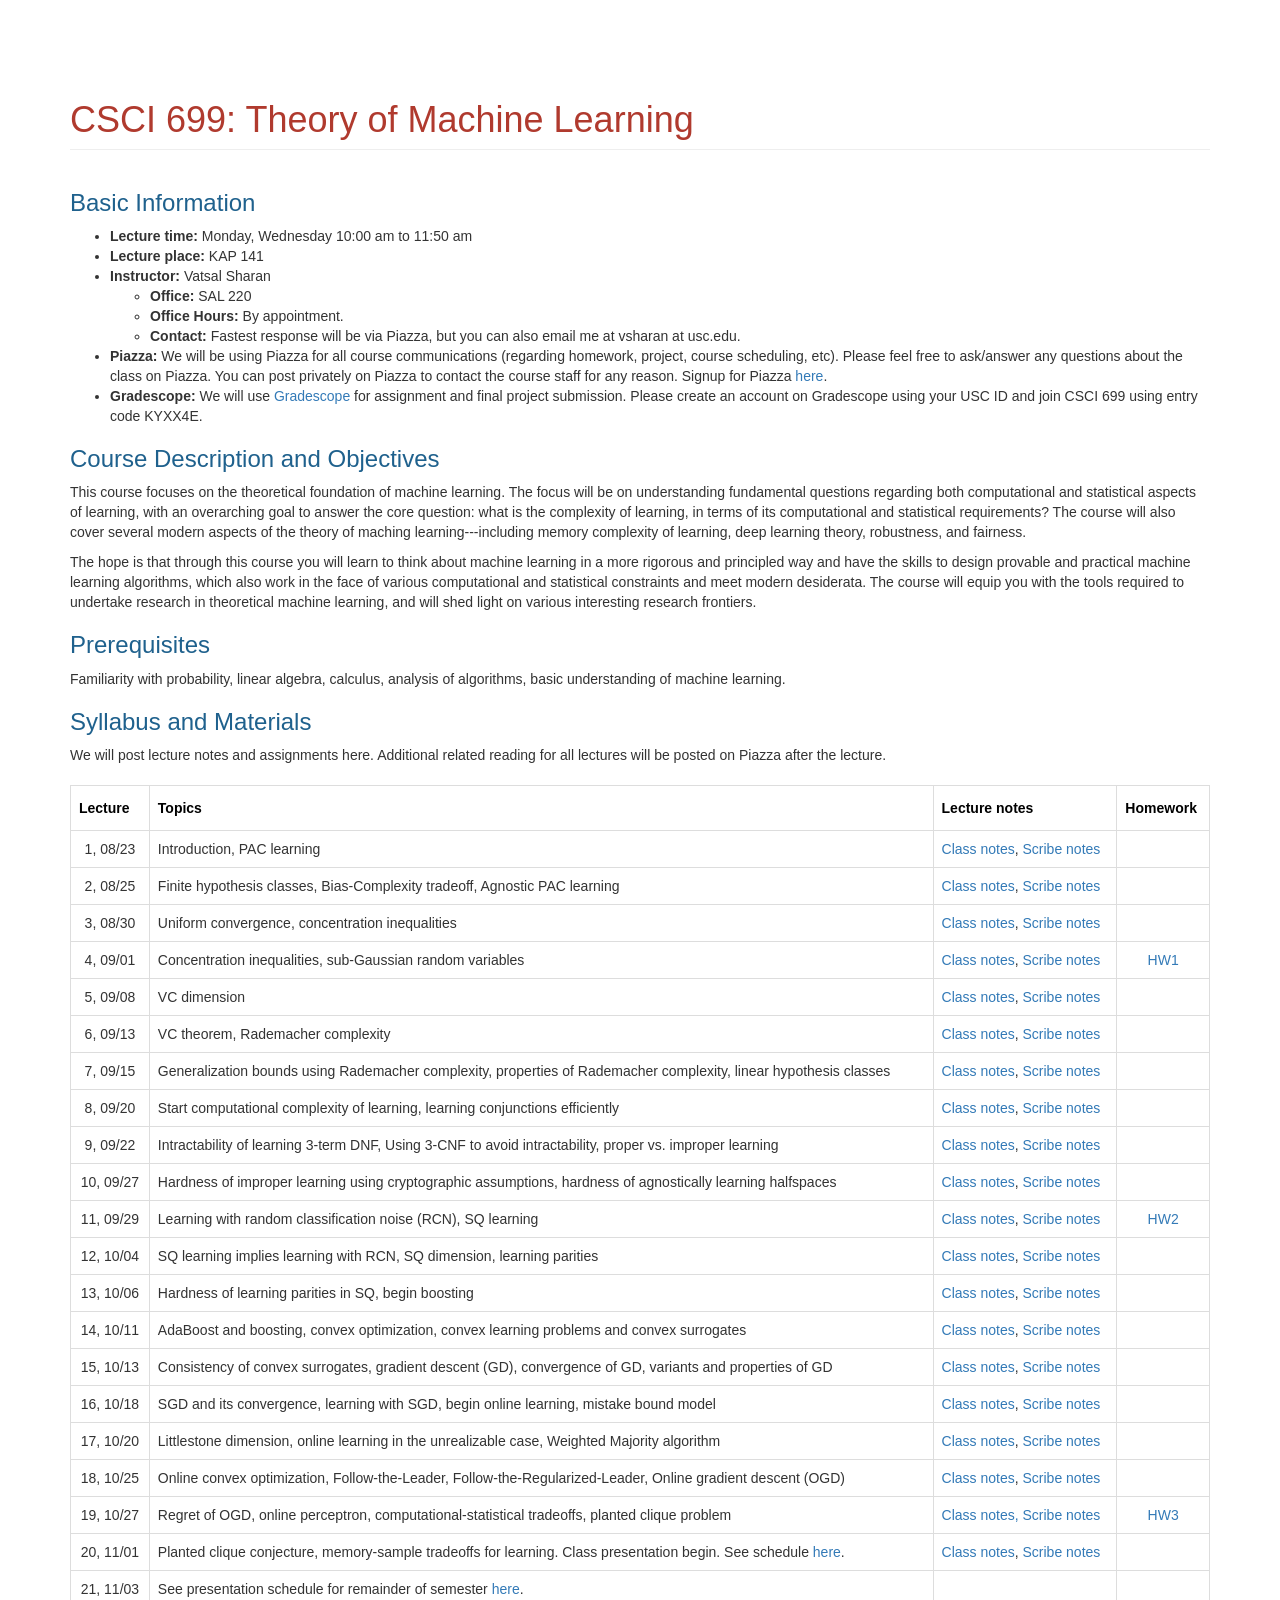
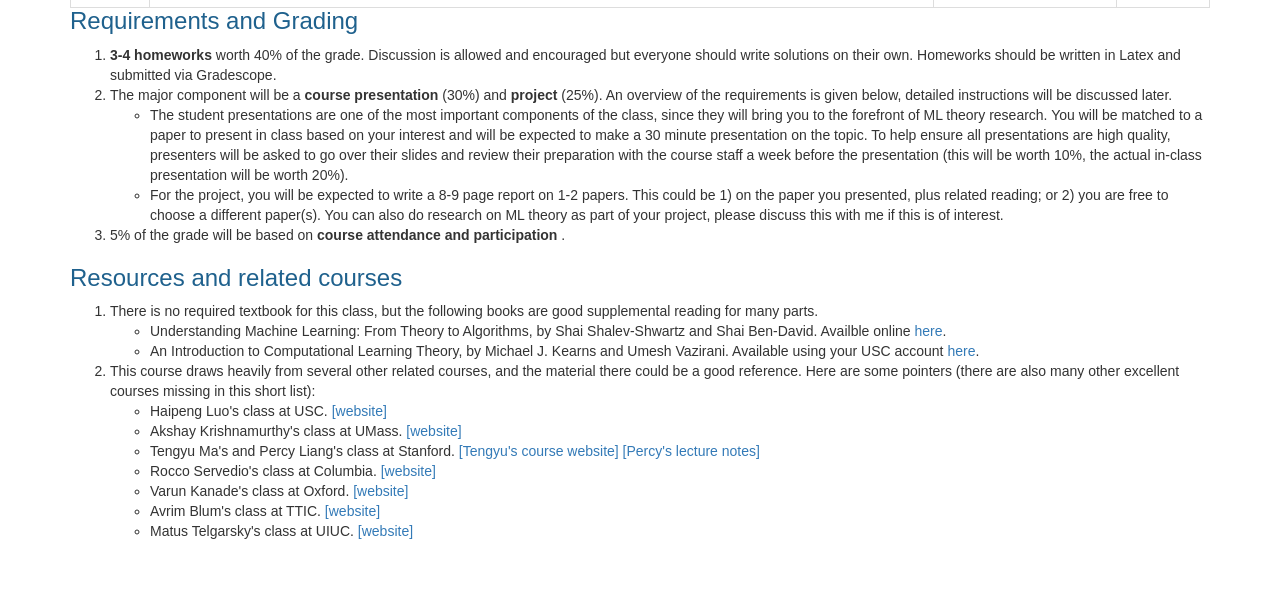
<file: fall21.html>
<!DOCTYPE html>
<html lang="en">
  <head>

    <meta charset="utf-8">
    <meta http-equiv="X-UA-Compatible" content="IE=edge">
    <meta name="viewport" content="width=device-width, initial-scale=1">
    <!-- The above 3 meta tags *must* come first in the head; any other head content must come *after* these tags -->
    
    <!-- Bootstrap core CSS -->
    <link href="css/bootstrap.min.css" rel="stylesheet">
    <link href="css/bootstrap-responsive.min.css" rel="stylesheet">
    <link href="css/starter-template.css" rel="stylesheet">
        
    <link href="css/main.css" rel="stylesheet">
    
        <title>CS699: Theory of ML</title>
  </head>

<body>
<div class="container">

	    	<div class="row">
            <div class="col-lg-12">
                <h1 class="page-header" style="color:#B03A2E;">CSCI 699: Theory of Machine Learning
                </h1>
            </div>
        </div>

<p>

<h3 style="color:#1F618D;">Basic Information</h3>

<ul>
    <li> <b> Lecture time: </b> Monday, Wednesday 10:00 am to 11:50 am
    <li> <b> Lecture place: </b> KAP 141
    <li> <b> Instructor: </b> Vatsal Sharan
        <ul>
            <li> <b> Office: </b> SAL 220
                <li> <b> Office Hours: </b> By appointment.
                <li> <b> Contact: </b> Fastest response will be via Piazza, but you can also email me at vsharan at usc.edu.
        </ul>
        <li> <b> Piazza: </b> We will be using Piazza for all course communications (regarding homework, project, course scheduling, etc). Please feel free to ask/answer any questions about the class on Piazza. You can post privately on Piazza to contact the course staff for any reason. Signup for Piazza  <a href="https://piazza.com/class/ksi4siosqfs5x2">here</a>.
            <li> <b> Gradescope: </b> We will use <a href="https://gradescope.com/">Gradescope </a> for assignment and final project submission. Please create an account on Gradescope using your USC ID and join CSCI 699 using entry code KYXX4E.
</ul>

<h3 style="color:#1F618D;">Course Description and Objectives</h3>

<p> This course focuses on the theoretical foundation of machine learning. The focus will be on understanding fundamental questions regarding both computational and statistical aspects of learning, with an overarching goal to answer the core question: what is the complexity of learning, in terms of its computational and statistical requirements? The course will also cover several modern aspects of the theory of maching learning---including memory complexity of learning, deep learning theory, robustness, and fairness.</p>

<p> The hope is that through this course you will learn to think about machine learning in a more rigorous and principled way and have the skills to design provable and practical machine learning algorithms, which also work in the face of various computational and statistical constraints and meet modern desiderata. The course will equip you with the tools required to undertake research in theoretical machine learning, and will shed light on various interesting research frontiers.</p>

<h3 style="color:#1F618D;">Prerequisites</h3>

Familiarity with probability, linear algebra, calculus, analysis of algorithms, basic understanding of machine learning.

           
<h3 style="color:#1F618D;">Syllabus and Materials</h3>

We will post lecture notes and assignments here. Additional related reading for all lectures will be posted on Piazza after the lecture.
<br><br>
<div id="table-custom">
<table style="width:100%" align="right">
<tr>
  <th>Lecture</th>
  <th>Topics</th>
  <th>Lecture notes</th>
  <th>Homework</th>
</tr>
<tr>
  <td align="center">1, 08/23</td>
  <td align="left">Introduction, PAC learning </td>
  <td align="left">
  <a href="/lecture_notes/lec1.pdf">Class notes</a>, <a href="/lecture_notes/lec1_final.pdf">Scribe notes</a>
  </td>
  <td align="center"></td>
</tr>
<tr>
  <td align="center">2, 08/25</td>
  <td align="left">Finite hypothesis classes, Bias-Complexity tradeoff, Agnostic PAC learning
  <td align="left">
      <a href="/lecture_notes/lec2.pdf">Class notes</a>, <a href="/lecture_notes/lec2_final.pdf">Scribe notes</a>
  </td>
  <td align="center"></td>
</tr>
<tr>
  <td align="center">3, 08/30</td>
  <td align="left">Uniform convergence, concentration inequalities
  <td align="left">
      <a href="/lecture_notes/lec3.pdf">Class notes</a>, <a href="/lecture_notes/lec3_final.pdf">Scribe notes</a>
  </td>
  <td align="center"></td>
</tr>
<tr>
  <td align="center">4, 09/01</td>
  <td align="left">Concentration inequalities, sub-Gaussian random variables
  <td align="left">
      <a href="/lecture_notes/lec4.pdf">Class notes</a>, <a href="/lecture_notes/lec4_final.pdf">Scribe notes</a>
  </td>
  <td align="center"><a href="/lecture_notes/hw1.pdf">HW1</a></td>
</tr>
<tr>
  <td align="center">5, 09/08</td>
  <td align="left">VC dimension
  <td align="left">
      <a href="/lecture_notes/lec5.pdf">Class notes</a>, <a href="/lecture_notes/lec5_final.pdf">Scribe notes</a>
  </td>
  <td align="center"></td>
</tr>
<tr>
  <td align="center">6, 09/13</td>
  <td align="left">VC theorem, Rademacher complexity
  <td align="left">
      <a href="/lecture_notes/lec6.pdf">Class notes</a>, <a href="/lecture_notes/lec6_final.pdf">Scribe notes</a>
  </td>
  <td align="center"></td>
</tr>
<tr>
  <td align="center">7, 09/15</td>
  <td align="left">Generalization bounds using Rademacher complexity, properties of Rademacher complexity, linear hypothesis classes
  <td align="left">
      <a href="/lecture_notes/lec7.pdf">Class notes</a>, <a href="/lecture_notes/lec7_final.pdf">Scribe notes</a>
  </td>
  <td align="center"></td>
</tr>
<tr>
  <td align="center">8, 09/20</td>
  <td align="left">Start computational complexity of learning, learning conjunctions efficiently
  <td align="left">
      <a href="/lecture_notes/lec8.pdf">Class notes</a>, <a href="/lecture_notes/lec8_final.pdf">Scribe notes</a>
  </td>
  <td align="center"></td>
</tr>
<tr>
  <td align="center">9, 09/22</td>
  <td align="left">Intractability of learning 3-term DNF, Using 3-CNF to avoid intractability, proper vs. improper learning
  <td align="left">
      <a href="/lecture_notes/lec9.pdf">Class notes</a>, <a href="/lecture_notes/lec9_final.pdf">Scribe notes</a>
  </td>
  <td align="center"></td>
</tr>
<tr>
  <td align="center">10, 09/27</td>
  <td align="left">Hardness of improper learning using cryptographic assumptions, hardness of agnostically learning halfspaces
  <td align="left">
      <a href="/lecture_notes/lec10.pdf">Class notes</a>, <a href="/lecture_notes/lec10_final.pdf">Scribe notes</a>
  </td>
  <td align="center"></td>
</tr>
<tr>
  <td align="center">11, 09/29</td>
  <td align="left">Learning with random classification noise (RCN), SQ learning
  <td align="left">
      <a href="/lecture_notes/lec11.pdf">Class notes</a>, <a href="/lecture_notes/lec11_final.pdf">Scribe notes</a>
  </td>
  <td align="center"><a href="/lecture_notes/hw2.pdf">HW2</a></td>
</tr>
<tr>
  <td align="center">12, 10/04</td>
  <td align="left">SQ learning implies learning with RCN, SQ dimension, learning parities
  <td align="left">
      <a href="/lecture_notes/lec12.pdf">Class notes</a>, <a href="/lecture_notes/lec12_final.pdf">Scribe notes</a>
  </td>
  <td align="center"></td>
</tr>
<tr>
  <td align="center">13, 10/06</td>
  <td align="left">Hardness of learning parities in SQ, begin boosting
  <td align="left">
      <a href="/lecture_notes/lec13.pdf">Class notes</a>, <a href="/lecture_notes/lec13_final.pdf">Scribe notes</a>
  </td>
  <td align="center"></td>
</tr>
<tr>
  <td align="center">14, 10/11</td>
  <td align="left">AdaBoost and boosting, convex optimization, convex learning problems and convex surrogates
  <td align="left">
      <a href="/lecture_notes/lec14.pdf">Class notes</a>, <a href="/lecture_notes/lec14_final.pdf">Scribe notes</a>
  </td>
  <td align="center"></td>
</tr>
<tr>
  <td align="center">15, 10/13</td>
  <td align="left">Consistency of convex surrogates, gradient descent (GD), convergence of GD, variants and properties of GD
  <td align="left">
      <a href="/lecture_notes/lec15.pdf">Class notes</a>, <a href="/lecture_notes/lec15_final.pdf">Scribe notes</a>
  </td>
  <td align="center"></td>
</tr>
<tr>
  <td align="center">16, 10/18</td>
  <td align="left">SGD and its convergence, learning with SGD, begin online learning, mistake bound model
  <td align="left">
      <a href="/lecture_notes/lec16.pdf">Class notes</a>, <a href="/lecture_notes/lec16_final.pdf">Scribe notes</a>
  </td>
  <td align="center"></td>
</tr>
<tr>
  <td align="center">17, 10/20</td>
  <td align="left">Littlestone dimension, online learning in the unrealizable case, Weighted Majority algorithm
  <td align="left">
      <a href="/lecture_notes/lec17.pdf">Class notes</a>, <a href="/lecture_notes/lec17_final.pdf">Scribe notes</a>
  </td>
  <td align="center"></td>
</tr>
<tr>
  <td align="center">18, 10/25</td>
  <td align="left">Online convex optimization, Follow-the-Leader, Follow-the-Regularized-Leader, Online gradient descent (OGD)
  <td align="left">
      <a href="/lecture_notes/lec18.pdf">Class notes</a>, <a href="/lecture_notes/lec18_final.pdf">Scribe notes</a>
  </td>
  <td align="center"></td>
</tr>
<tr>
  <td align="center">19, 10/27</td>
  <td align="left">Regret of OGD, online perceptron, computational-statistical tradeoffs, planted clique problem
  <td align="left">
      <a href="/lecture_notes/lec19.pdf">Class notes, <a href="/lecture_notes/lec19_final.pdf">Scribe notes</a></a>
  </td>
  <td align="center"><a href="/lecture_notes/hw3.pdf">HW3</a></td>
</tr>
<tr>
  <td align="center">20, 11/01</td>
  <td align="left">Planted clique conjecture, memory-sample tradeoffs for learning. Class presentation begin. See schedule <a href="/project.html">here</a>.
  <td align="left">
      <a href="/lecture_notes/lec20.pdf">Class notes</a>, <a href="/lecture_notes/lec20_final.pdf">Scribe notes</a>
  </td>
  <td align="center"></td>
</tr>
<tr>
  <td align="center">21, 11/03</td>
  <td align="left">See presentation schedule for remainder of semester <a href="/project.html">here</a>.
  <td align="center"></td>
  <td align="center"></td>
</tr>
</table>
</div>
     
<div><h3 style="color:#1F618D;">Requirements and Grading</h3></div>

<ol>
    
    <li>  <b> 3-4 homeworks </b> worth 40% of the grade. Discussion is allowed and encouraged but everyone should write solutions on their own. Homeworks should be written in Latex and submitted via Gradescope.
        
        <li> The major component will be a <b> course presentation </b> (30%) and <b> project </b> (25%). An overview of the requirements is given below, detailed instructions will be discussed later.
            
            <ul> <li>The student presentations are one of the most important components of the class, since they will bring you to the forefront of ML theory research. You will be matched to a paper to present in class based on your interest and will be expected to make a 30 minute presentation on the topic. To help ensure all presentations are high quality, presenters will be asked to go over their slides and review their preparation with the course staff a week before the presentation (this will be worth 10%, the actual in-class presentation will be worth 20%).
                 <li> For the project, you will be expected to write a 8-9 page report on 1-2 papers. This could be 1) on the paper you presented, plus related reading; or 2) you are free to choose a different paper(s). You can also do research on ML theory as part of your project, please discuss this with me if this is of interest.
                     </ul>
            <li> 5% of the grade will be based on <b> course attendance and participation </b>.
</ol>

<h3 style="color:#1F618D;">Resources and related courses</h3>

<ol>
    
    <li>  There is no required textbook for this class, but the following books are good supplemental reading for many parts.
        <ul>
            
            <li> Understanding Machine Learning:
                From Theory to Algorithms, by Shai Shalev-Shwartz and Shai Ben-David. Availble online <a href="https://www.cs.huji.ac.il/~shais/UnderstandingMachineLearning/understanding-machine-learning-theory-algorithms.pdf">here</a>.
                
                <li> An Introduction to Computational Learning Theory, by Michael J. Kearns and Umesh Vazirani. Available using your USC account
                    <a href="https://uosc.primo.exlibrisgroup.com/discovery/fulldisplay?docid=cdi_proquest_ebookcentral_EBC5966119&context=PC&vid=01USC_INST:01USC&lang=en&search_scope=MyInst_and_CI&adaptor=Primo%20Central&tab=Everything&mode=Basic">here</a>.
                    
           </ul>
        
        <li> This course draws heavily from several other related courses, and the material there could be a good reference. Here are some pointers (there are also many other excellent courses missing in this short list):
            
            <ul>
             
             <li> Haipeng Luo's class at USC. <a href="https://haipeng-luo.net/courses/CSCI699_2019/index.html">[website]</a>
                 
                 <li> Akshay Krishnamurthy's class at UMass.
                     <a href="https://people.cs.umass.edu/~akshay/courses/cs690m/index.html">[website]</a>
                     <li> Tengyu Ma's and Percy Liang's class at Stanford.
                     <a href="http://web.stanford.edu/class/stats214/">[Tengyu's course website]</a> <a href="https://web.stanford.edu/class/cs229t/2017/Lectures/percy-notes.pdf">[Percy's lecture notes]</a>
                     
                     <li> Rocco Servedio's class at Columbia.
                     <a href="http://www.cs.columbia.edu/~cs4252/">[website]</a>
                     
                     <li> Varun Kanade's class at Oxford.
                     <a href="http://www.cs.ox.ac.uk/people/varun.kanade/teaching/CLT-HT-TT2021/">[website]</a>
                     
                     <li> Avrim Blum's class at TTIC. <a href="https://home.ttic.edu/~avrim/MLT20/">[website]</a>
                     
                     <li> Matus Telgarsky's class at UIUC.
                     <a href="https://mjt.cs.illinois.edu/courses/mlt-f18/">[website]</a>
                     
                     
                     
                     
            </ul>
            
         </ol>
     
      <br><br><br>
     
</div>
</div>
</body>
</html>
</file>
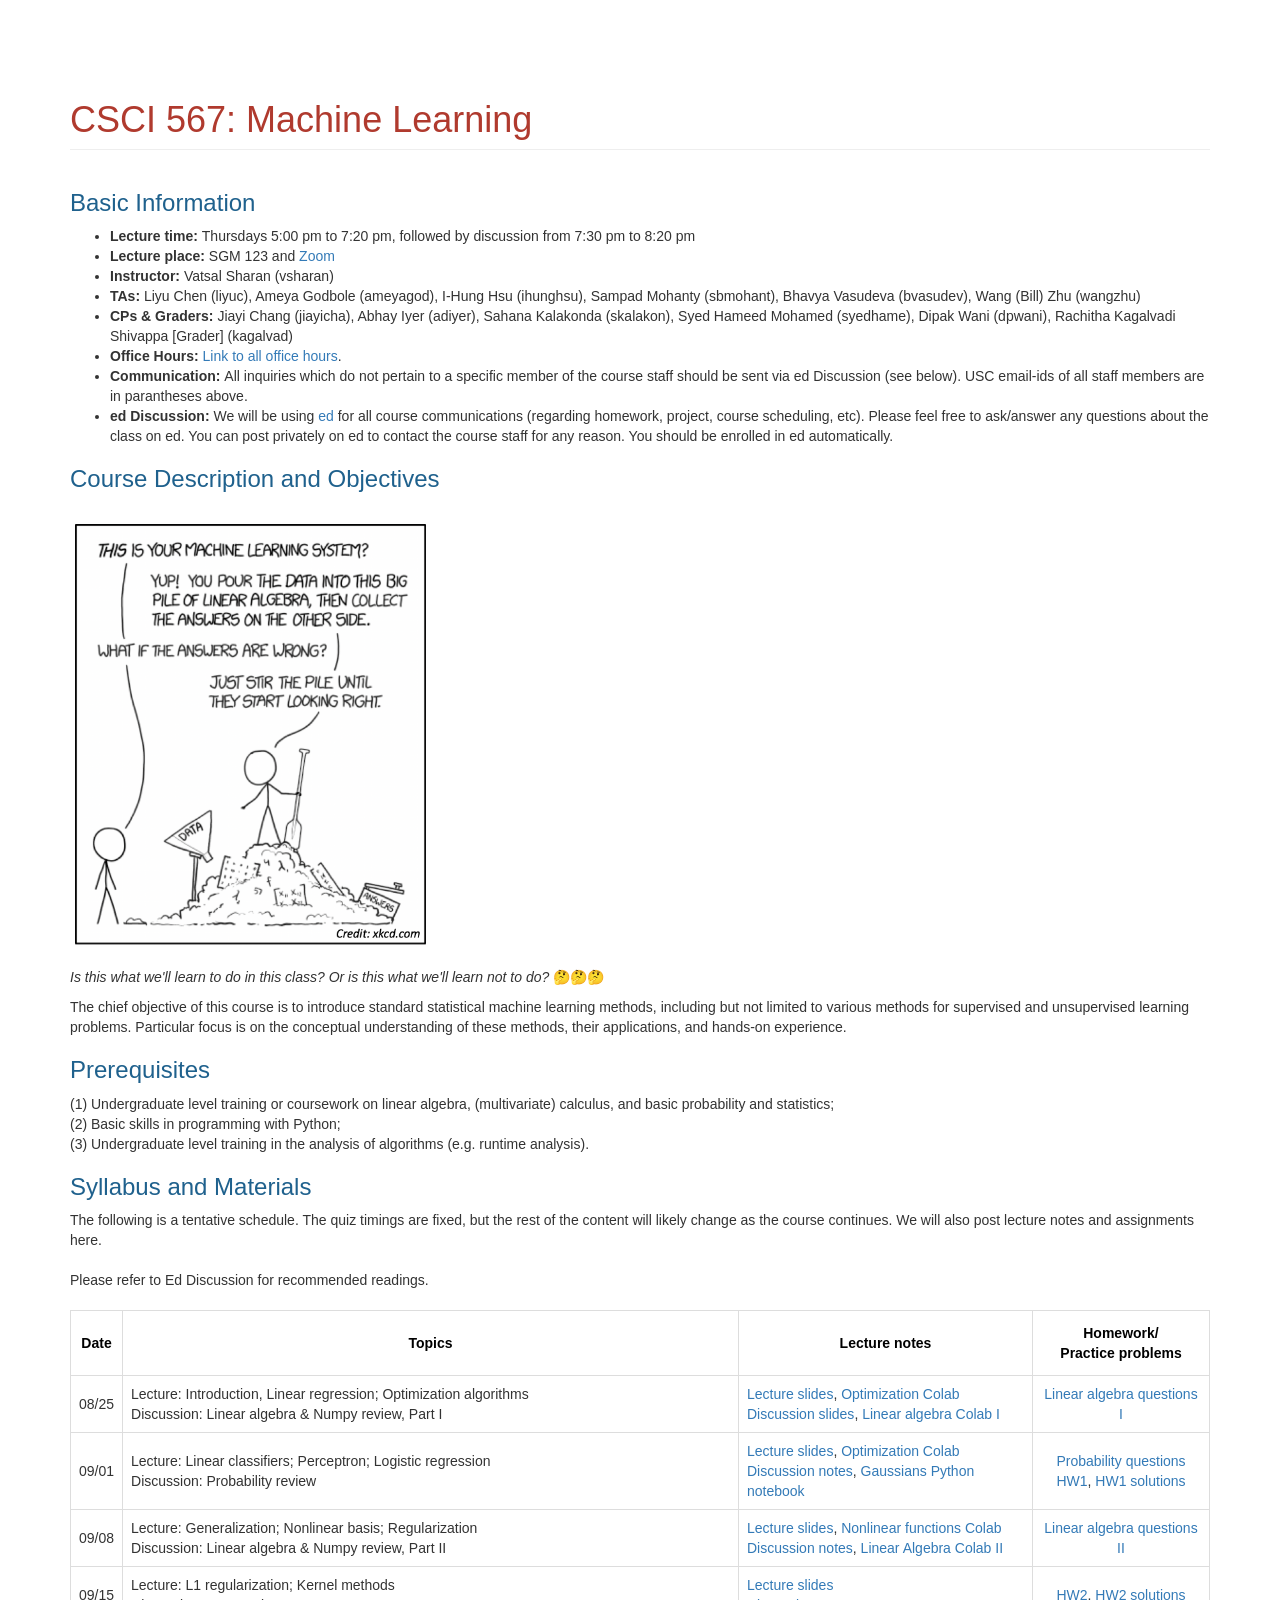
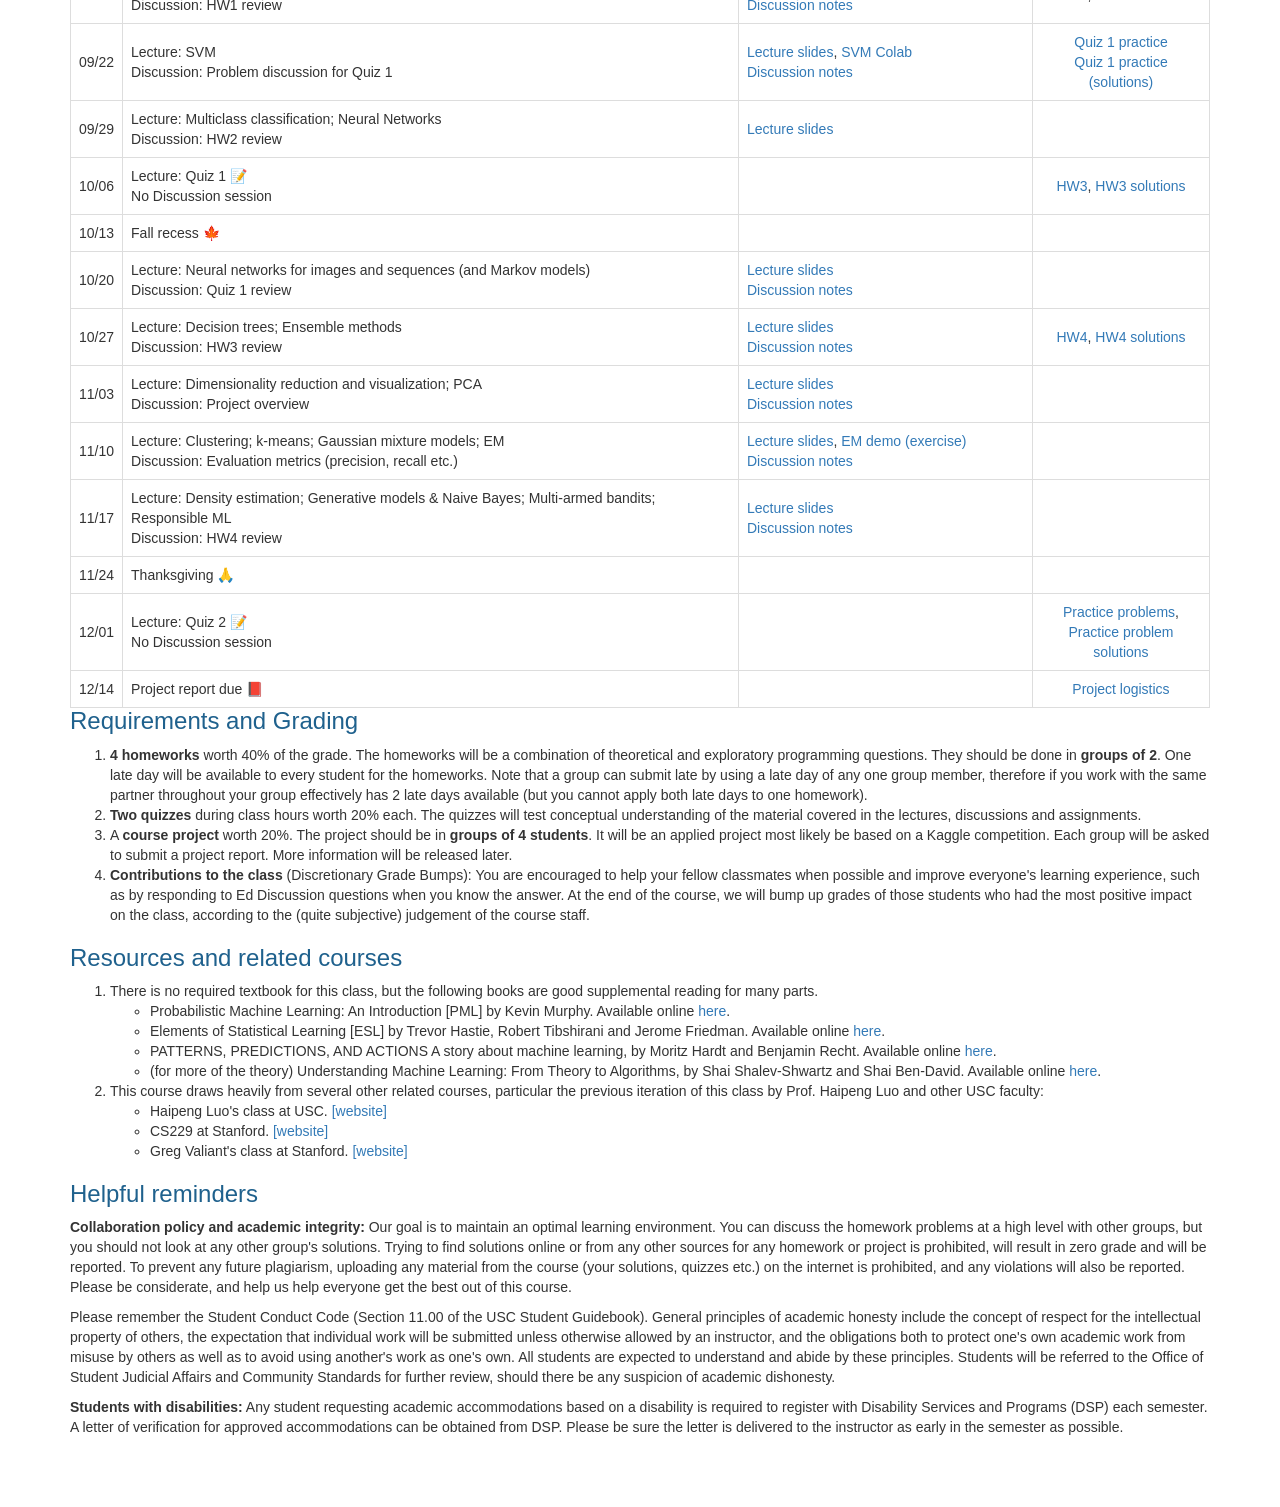
<file: fall22.html>
<!DOCTYPE html>
<html lang="en">
  <head>

    <meta charset="utf-8">
    <meta http-equiv="X-UA-Compatible" content="IE=edge">
    <meta name="viewport" content="width=device-width, initial-scale=1">
    <!-- The above 3 meta tags *must* come first in the head; any other head content must come *after* these tags -->
    
    <!-- Bootstrap core CSS -->
    <link href="css/bootstrap.min.css" rel="stylesheet">
    <link href="css/bootstrap-responsive.min.css" rel="stylesheet">
    <link href="css/starter-template.css" rel="stylesheet">
        
    <link href="css/main.css" rel="stylesheet">
    
        <title>CSCI 567: Machine Learning (Fall 2022)</title>
  </head>

<body>
<div class="container">

	    	<div class="row">
            <div class="col-lg-12">
                <h1 class="page-header" style="color:#B03A2E;">CSCI 567: Machine Learning
                </h1>
            </div>
        </div>

<p>

<h3 style="color:#1F618D;">Basic Information</h3>

<ul>
    <li> <b> Lecture time: </b> Thursdays 5:00 pm to 7:20 pm, followed by discussion from 7:30 pm to 8:20 pm
    <li> <b> Lecture place: </b> SGM 123 and <a href="https://usc.zoom.us/j/92914469021?pwd=NWJEUlIySVcxTm5YbU5IYy8xNm5kQT09#success">Zoom</a>
    <li> <b> Instructor: </b> Vatsal Sharan (vsharan)
        <li> <b>TAs: </b> Liyu Chen (liyuc), Ameya Godbole (ameyagod), I-Hung Hsu (ihunghsu), Sampad Mohanty (sbmohant), Bhavya Vasudeva (bvasudev), Wang (Bill) Zhu (wangzhu)
        <li> <b>CPs & Graders: </b> Jiayi Chang (jiayicha), Abhay Iyer (adiyer), Sahana Kalakonda (skalakon), Syed Hameed Mohamed (syedhame), Dipak Wani (dpwani), Rachitha Kagalvadi Shivappa [Grader] (kagalvad)
                <li> <b> Office Hours: </b> <a href="https://docs.google.com/spreadsheets/d/10ZzJWGNpL0yD6_qoIpzjARItgqKyYiPptXHud0FhoVg/edit?usp=sharing">Link to all office hours</a>.
                <li> <b> Communication: </b> All inquiries which do not pertain to a specific member of the course staff should be sent via ed Discussion (see below). USC email-ids of all staff members are in parantheses above.
        <li> <b> ed Discussion: </b> We will be using <a href="https://edstem.org/">ed</a> for all course communications (regarding homework, project, course scheduling, etc). Please feel free to ask/answer any questions about the class on ed. You can post privately on ed to contact the course staff for any reason. You should be enrolled in ed automatically.
            <!-- <li> <b> Gradescope: </b> We will use <a href="https://gradescope.com/">Gradescope </a> for assignment and final project submission. Please create an account on Gradescope using your USC ID and join CSCI 699 using entry code KYXX4E.-->
</ul>

<h3 style="color:#1F618D;">Course Description and Objectives</h3>

<br>

<div class="row">
  <div class="col-md-4">
  <div class="photo">
      <center>
        <img id="picture" src="docs/xkcd_ml.png" style="width:355px;height:425px;" />
        </center>
  </div>
  </div>
  </div>

<br>


<p> <em>Is this what we'll learn to do in this class? Or is this what we'll learn not to do? </em> 🤔🤔🤔

</p>


The chief objective of this course is to introduce standard statistical machine learning methods, including but not limited to various methods for supervised and unsupervised learning problems. Particular focus is on the conceptual understanding of these methods, their applications, and hands-on experience.

<h3 style="color:#1F618D;">Prerequisites</h3>

(1) Undergraduate level training or coursework on linear algebra, (multivariate) calculus, and basic probability and statistics;<br> (2) Basic skills in programming with Python; <br> (3) Undergraduate level training in the analysis of algorithms (e.g. runtime analysis).

           
<h3 style="color:#1F618D;">Syllabus and Materials</h3>

The following is a tentative schedule. The quiz timings are fixed, but the rest of the content will likely change as the course continues. We will also post lecture notes and assignments here.<br><br>
    
    Please refer to Ed Discussion for recommended readings.
<br><br>
<div id="table-custom">
<table style="width:100%" align="right">
<tr>
  <th style="text-align:center" style="width:8%">Date</th>
  <th style="text-align:center">Topics</th>
  <th style="text-align:center">Lecture notes</th>
  <th style="text-align:center">Homework/<br>Practice problems</th>
</tr>
<tr>
  <td align="center">08/25</td>
  <td align="left">Lecture: Introduction, Linear regression; Optimization algorithms <br>
  Discussion: Linear algebra & Numpy review, Part I
  </td>
  <td align="left">
     <a href="https://vatsalsharan.github.io/fall22/lec1_annotated.pdf">Lecture slides</a>, <a href="https://colab.research.google.com/drive/1t6Ube6gEn5-ky3aXV5lva2BwMUUN3wKQ?usp=sharing">Optimization Colab</a> <br>
     <a href="https://vatsalsharan.github.io/fall22/linalg_review_slides.pdf">Discussion slides</a>,
     <a href="https://colab.research.google.com/drive/1V59UNXirwdwajesG4FeTEAQx8pC5D19B">Linear algebra Colab I</a>
  </td>
  <td align="center"><a href="https://vatsalsharan.github.io/fall22/linalg_questions_part1.pdf">Linear algebra questions I</a> </td>
</tr>
<tr>
  <td align="center">09/01</td>
  <td align="left">Lecture: Linear classifiers; Perceptron; Logistic regression <br>
      Discussion: Probability review
  <td align="left">
      <a href="https://vatsalsharan.github.io/fall22/lec2_annotated.pdf">Lecture slides</a>, <a href="https://colab.research.google.com/drive/1t6Ube6gEn5-ky3aXV5lva2BwMUUN3wKQ?usp=sharing">Optimization Colab</a> <br>
      <a href="https://vatsalsharan.github.io/fall22/probability_discussion.pdf">Discussion notes</a>,
      <a href="https://vatsalsharan.github.io/fall22/gaussian.ipynb">Gaussians Python notebook</a>
  </td>
  <td align="center">
      <a href="https://vatsalsharan.github.io/fall22/probability_questions.pdf">Probability questions</a><br>
      <a href="https://vatsalsharan.github.io/fall22/hw1.pdf">HW1</a>,
          <a href="https://vatsalsharan.github.io/fall22/hw1_sols.pdf">HW1 solutions</a>
  </td>
</tr>

<tr>
  <td align="center">09/08</td>
  <td align="left">Lecture: Generalization; Nonlinear basis; Regularization<br>
      Discussion: Linear algebra & Numpy review, Part II
      <td align="left">
          <a href="https://vatsalsharan.github.io/fall22/lec3_annotated.pdf">Lecture slides</a>, <a href="https://colab.research.google.com/drive/1sFa4ZdRDcTbMLm4P1NpfRZLsScwCZj0l?usp=sharing">Nonlinear functions Colab</a> <br>
          <a href="https://vatsalsharan.github.io/fall22/discussion3.pdf">Discussion notes</a>,
          <a href="https://colab.research.google.com/drive/1Wo6pC6ybebfIV8Nz06aHAVa1amjYDGQO?usp=sharing">Linear Algebra Colab II</a>
      </td>
  <td align="center"><a href="https://vatsalsharan.github.io/fall22/linalg_questions_part2.pdf">Linear algebra questions II</a> </td>
</tr>

<tr>
  <td align="center">09/15</td>
  <td align="left">Lecture: L1 regularization; Kernel methods <br>
      Discussion: HW1 review
  <td align="left">
      <a href="https://vatsalsharan.github.io/fall22/lec4_annotated.pdf">Lecture slides</a> <br>
      <a href="https://vatsalsharan.github.io/fall22/discussion4_inclass.pdf">Discussion notes</a>
  </td>
  <td align="center"><a href="https://vatsalsharan.github.io/fall22/hw2.pdf">HW2</a>,
  <a href="https://vatsalsharan.github.io/fall22/hw2_sols.pdf">HW2 solutions</a>
  </td>
</tr>

<tr>
  <td align="center">09/22</td>
  <td align="left">Lecture: SVM<br>
      Discussion: Problem discussion for Quiz 1
  <td align="left">
      <a href="https://vatsalsharan.github.io/fall22/lec5_annotated.pdf">Lecture slides</a>, <a href="https://colab.research.google.com/drive/1r4oIa9kdRkhpS8PJiA6DKS5GUzE5eJ-n?usp=sharing ">SVM Colab</a>
      <br>
      <a href="https://vatsalsharan.github.io/fall22/quiz1_practice_discussion_sols.pdf">Discussion notes</a>
  </td>
  <td align="center"><a href="https://vatsalsharan.github.io/fall22/quiz1_practice.pdf">Quiz 1 practice</a> <br> <a href="https://vatsalsharan.github.io/fall22/quiz1_practice_sols.pdf ">Quiz 1 practice (solutions)</a></td>
</tr>
<tr>
  <td align="center">09/29</td>
  <td align="left">Lecture: Multiclass classification; Neural Networks <br>
      Discussion: HW2 review
  <td align="left">
      <a href="https://vatsalsharan.github.io/fall22/lec6_annotated.pdf">Lecture slides</a>
  </td>
  <td align="center"></td>
</tr>
<tr>
  <td align="center">10/06</td>
  <td align="left">Lecture: Quiz 1 📝 <br>
      No Discussion session
  <td align="left">
      
  </td>
  <td align="center"><a href="https://vatsalsharan.github.io/fall22/hw3.pdf">HW3</a>,
      <a href="https://vatsalsharan.github.io/fall22/hw3_sols.pdf">HW3 solutions</a>
</tr>
<tr>
  <td align="center">10/13</td>
  <td align="left">Fall recess 🍁
  <td align="left">
      
  </td>
  <td align="center"></td>
</tr>
<tr>
  <td align="center">10/20</td>
  <td align="left">Lecture: Neural networks for images and sequences (and Markov models) <br>
      Discussion: Quiz 1 review
  <td align="left">
      <a href="https://vatsalsharan.github.io/fall22/lec7_annotated.pdf">Lecture slides</a>
      <br>
      <a href="https://vatsalsharan.github.io/fall22/quiz1_discussion.pdf">Discussion notes</a>
  </td>
  <td align="center"></td>
</tr>
<tr>
  <td align="center">10/27</td>
  <td align="left">Lecture: Decision trees; Ensemble methods <br>
      Discussion: HW3 review
  <td align="left">
      <a href="https://vatsalsharan.github.io/fall22/lec8_annotated.pdf">Lecture slides</a> <br>
      <a href="https://vatsalsharan.github.io/fall22/hw3_discussion.pdf">Discussion notes</a>
  </td>
  <td align="center"><a href="https://vatsalsharan.github.io/fall22/hw4.pdf">HW4</a>,
      <a href="https://vatsalsharan.github.io/fall22/hw4_sols.pdf">HW4 solutions</a>
      
</tr>
<tr>
  <td align="center">11/03</td>
  <td align="left">Lecture: Dimensionality reduction and visualization; PCA <br>
      Discussion: Project overview
  <td align="left">
      <a href="https://vatsalsharan.github.io/fall22/lec9_annotated.pdf">Lecture slides</a> <br>
      <a href="https://vatsalsharan.github.io/fall22/discussion_project_overview.pdf">Discussion notes</a>
  </td>
  <td align="center"></td>
</tr>

<tr>
  <td align="center">11/10</td>
  <td align="left">Lecture: Clustering; k-means; Gaussian mixture models; EM <br>
      Discussion: Evaluation metrics (precision, recall etc.)
      <td align="left">
          <a href="https://vatsalsharan.github.io/fall22/lec10_annotated.pdf">Lecture slides</a>, <a href="https://colab.research.google.com/drive/10qx6CeSqCoH5Y2ffzCKAYax-Lr-XCMIO?usp=sharing

">EM demo (exercise)</a> <br>
          <a href="https://vatsalsharan.github.io/fall22/discussion_evaluation_metrics.pdf">Discussion notes</a>
      </td>
  <td align="center"></td>
</tr>
<tr>
  <td align="center">11/17</td>
  <td align="left">Lecture: Density estimation; Generative models & Naive Bayes; Multi-armed bandits; Responsible ML <br>
      Discussion: HW4 review
      <td align="left">
          <a href="https://vatsalsharan.github.io/fall22/lec11_annotated.pdf">Lecture slides</a> <br>
          <a href="https://vatsalsharan.github.io/fall22/hw4_notes.pdf">Discussion notes</a>
      </td>
  <td align="center"></td>
</tr>
<tr>
  <td align="center">11/24</td>
  <td align="left">Thanksgiving 🙏
  <td align="left">
      
  </td>
  <td align="center"></td>
</tr>
<tr>
  <td align="center">12/01</td>
  <td align="left">Lecture: Quiz 2 📝 <br>
      No Discussion session
  <td align="left">
      
  </td>
  <td align="center"><a href="https://vatsalsharan.github.io/fall22/part2_practice_problems.pdf">Practice problems</a>, <br> <a href="https://vatsalsharan.github.io/fall22/part2_practice_problems_sols.pdf">Practice problem solutions</a></td>
  </td>
</tr>
</tr>
<tr>
  <td align="center">12/14</td>
  <td align="left">Project report due 📕
  <td align="left">
      
  </td>
  <td align="center"> <a href="https://vatsalsharan.github.io/fall22/project_logistics.pdf">Project logistics</a></td>
</tr>

</table>
</div>
     
<div><h3 style="color:#1F618D;">Requirements and Grading</h3></div>

<ol>
    
    <li>  <b> 4 homeworks </b> worth 40% of the grade. The homeworks will be a combination of theoretical and exploratory programming questions. They should be done in <b> groups of 2</b>. One late day will be available to every student for the homeworks. Note that a group can submit late by using a late day of any one group member, therefore if you work with the same partner throughout your group effectively has 2 late days available (but you cannot apply both late days to one homework).
    <li> <b>Two quizzes </b> during class hours worth 20% each. The quizzes will test conceptual understanding of the material covered in the lectures, discussions and assignments.
    <li> A <b>course project</b> worth 20%. The project should be in <b> groups of 4 students</b>. It will be an applied project most likely be based on a Kaggle competition. Each group will be asked to submit a project report. More information will be released later.
    <li> <b>Contributions to the class</b> (Discretionary Grade Bumps): You are encouraged to help your fellow classmates when possible and improve everyone's learning experience, such as by responding to Ed Discussion questions when you know the answer. At the end of the course, we will bump up grades of those students who had the most positive impact on the class, according to the (quite subjective) judgement of the course staff.

</ol>

<h3 style="color:#1F618D;">Resources and related courses</h3>

<ol>
    
    <li>  There is no required textbook for this class, but the following books are good supplemental reading for many parts.
        <ul>
            <li> Probabilistic Machine Learning: An Introduction [PML] by Kevin Murphy. Available online <a href="https://probml.github.io/pml-book/book1.html">here</a>.
            <li> Elements of Statistical Learning [ESL] by Trevor Hastie, Robert Tibshirani and Jerome Friedman. Available online <a href="https://hastie.su.domains/Papers/ESLII.pdf">here</a>.
            <li> PATTERNS, PREDICTIONS, AND ACTIONS
                A story about machine learning, by Moritz Hardt and Benjamin Recht. Available online <a href="https://mlstory.org/">here</a>.
            <li> (for more of the theory) Understanding Machine Learning:
                From Theory to Algorithms, by Shai Shalev-Shwartz and Shai Ben-David. Available online <a href="https://www.cs.huji.ac.il/~shais/UnderstandingMachineLearning/understanding-machine-learning-theory-algorithms.pdf">here</a>.
                    
           </ul>
        
        <li> This course draws heavily from several other related courses, particular the previous iteration of this class by Prof. Haipeng Luo and other USC faculty:
            
            <ul>
             
             <li> Haipeng Luo's class at USC. <a href="https://haipeng-luo.net/courses/CSCI567/2021_fall/index.html">[website]</a>
                 
                 
                     <li> CS229 at Stanford.
                     <a href="https://cs229.stanford.edu/">[website]</a>
                     <li> Greg Valiant's class at Stanford.
                         <a href="http://web.stanford.edu/class/cs168/index.html">[website]</a>
                     
                     
            </ul>
            
         </ol>

<h3 style="color:#1F618D;">Helpful reminders</h3>



<p><b>Collaboration policy and academic integrity:</b> Our goal is to maintain an optimal learning environment. You can discuss the homework problems at a high level with other groups, but you should not look at any other group's solutions. Trying to find solutions online or from any other sources for any homework or project is prohibited, will result in zero grade and will be reported. To prevent any future plagiarism, uploading any material from the course (your solutions, quizzes etc.) on the internet is prohibited, and any violations will also be reported. Please be considerate, and help us help everyone get the best out of this course.</p>

<p>Please remember the Student Conduct Code (Section 11.00 of the USC Student Guidebook). General principles of academic honesty include the concept of respect for the intellectual property of others, the expectation that individual work will be submitted unless otherwise allowed by an instructor, and the obligations both to protect one's own academic work from misuse by others as well as to avoid using another's work as one's own. All students are expected to understand and abide by these principles. Students will be referred to the Office of Student Judicial Affairs and Community Standards for further review, should there be any suspicion of academic dishonesty.</p>
     
     <p><b>Students with disabilities:</b> Any student requesting academic accommodations based on a disability is required to register with Disability Services and Programs (DSP) each semester. A letter of verification for approved accommodations can be obtained from DSP. Please be sure the letter is delivered to the instructor as early in the semester as possible.</p>
     
      <br><br><br>
     
</div>
</div>
</body>
</html>
</file>
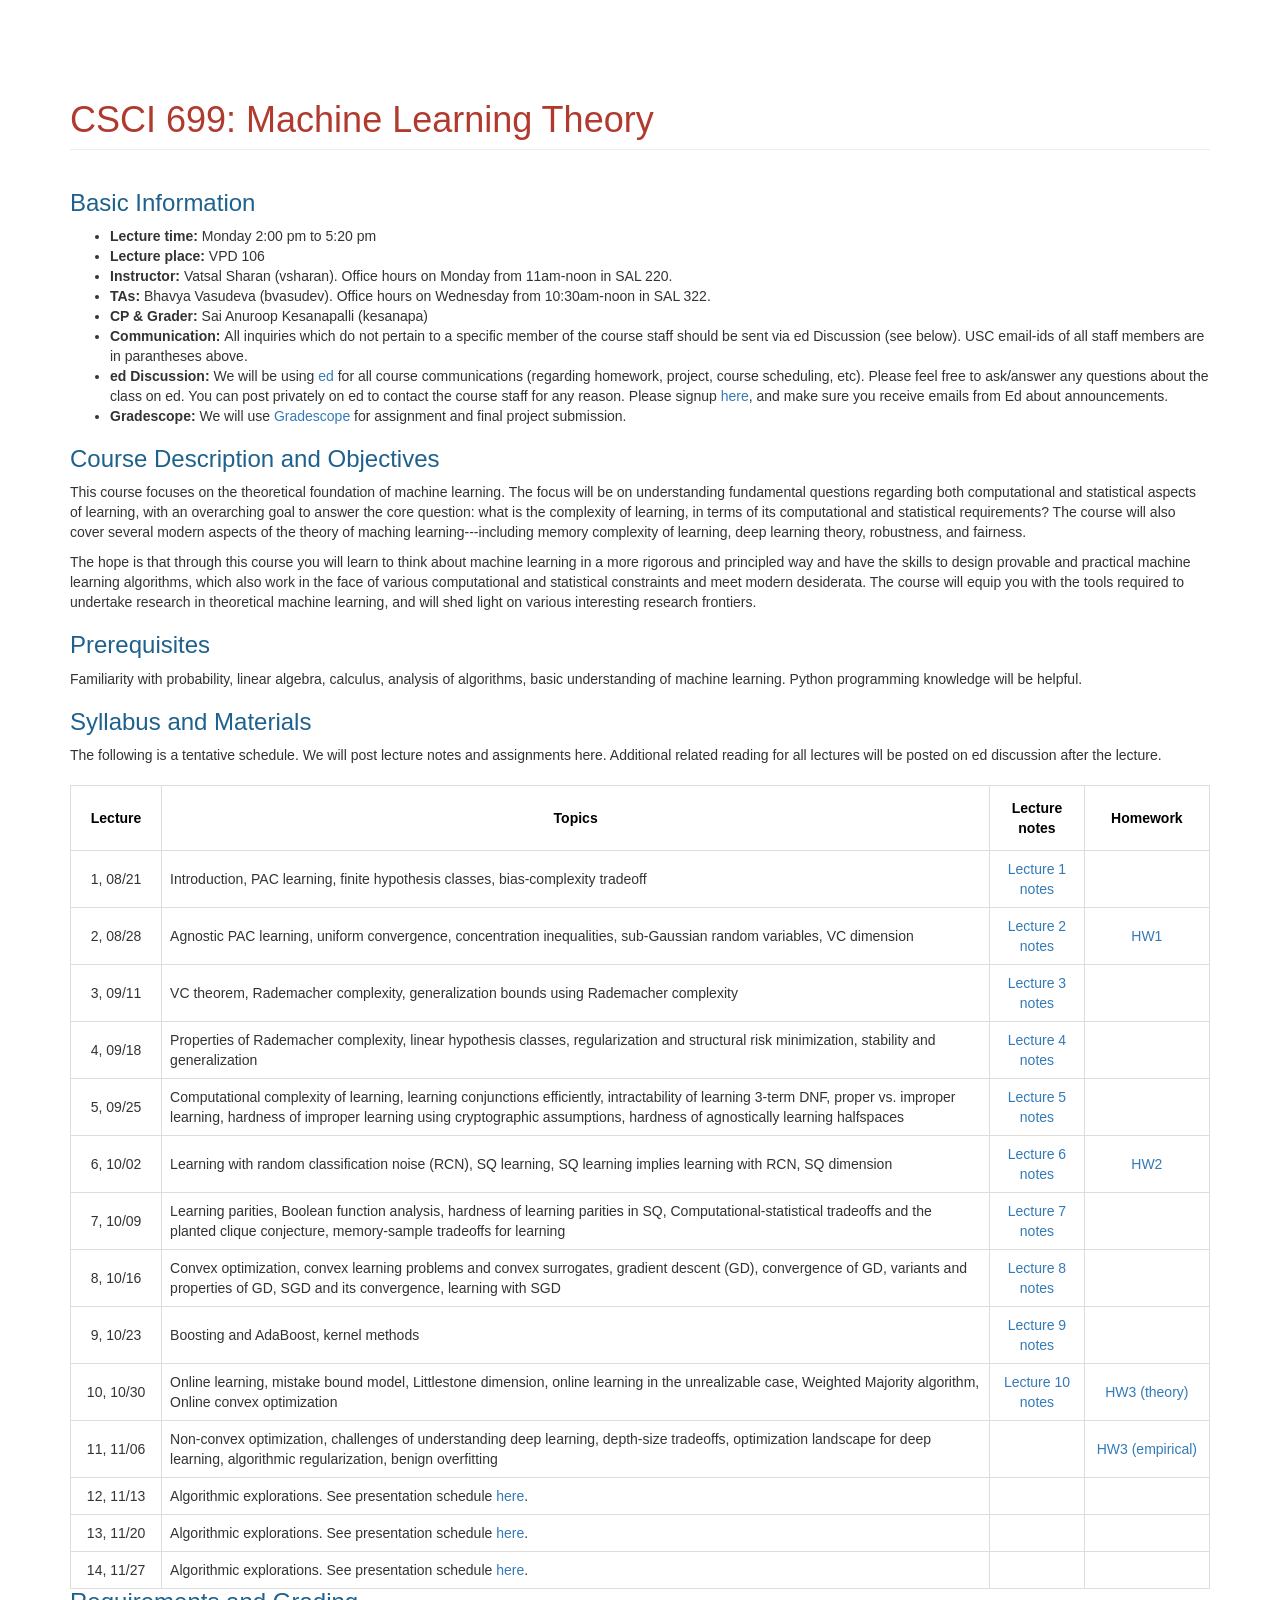
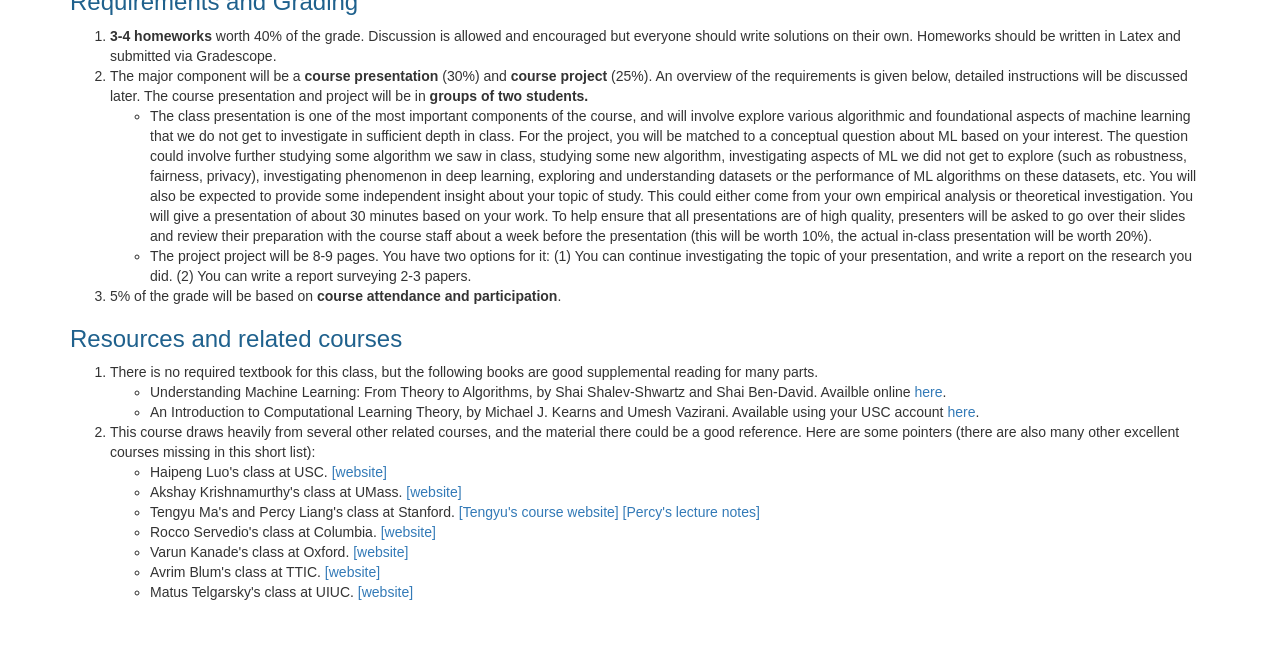
<file: fall23.html>
<!DOCTYPE html>
<html lang="en">
  <head>

    <meta charset="utf-8">
    <meta http-equiv="X-UA-Compatible" content="IE=edge">
    <meta name="viewport" content="width=device-width, initial-scale=1">
    <!-- The above 3 meta tags *must* come first in the head; any other head content must come *after* these tags -->
    
    <!-- Bootstrap core CSS -->
    <link href="css/bootstrap.min.css" rel="stylesheet">
    <link href="css/bootstrap-responsive.min.css" rel="stylesheet">
    <link href="css/starter-template.css" rel="stylesheet">
        
    <link href="css/main.css" rel="stylesheet">
    
        <title>CS699: Theory of ML</title>
  </head>

<body>
<div class="container">

            <div class="row">
            <div class="col-lg-12">
                <h1 class="page-header" style="color:#B03A2E;">CSCI 699: Machine Learning Theory
                </h1>
            </div>
        </div>

<p>

<h3 style="color:#1F618D;">Basic Information</h3>

<ul>
    <li> <b> Lecture time: </b> Monday 2:00 pm to 5:20 pm
    <li> <b> Lecture place: </b> VPD 106
        <li> <b> Instructor: </b> Vatsal Sharan (vsharan). Office hours on Monday from 11am-noon in SAL 220.
            <li> <b>TAs: </b> Bhavya Vasudeva (bvasudev). Office hours on Wednesday from 10:30am-noon in SAL 322.
            <li> <b>CP & Grader: </b>
                Sai Anuroop Kesanapalli (kesanapa)
                    <li> <b> Communication: </b> All inquiries which do not pertain to a specific member of the course staff should be sent via ed Discussion (see below). USC email-ids of all staff members are in parantheses above.
            <li> <b> ed Discussion: </b> We will be using <a href="https://edstem.org/">ed</a> for all course communications (regarding homework, project, course scheduling, etc). Please feel free to ask/answer any questions about the class on ed. You can post privately on ed to contact the course staff for any reason. Please signup  <a href="https://edstem.org/us/join/ZtA4Qe">here</a>, and make sure you receive emails from Ed about announcements.

                <li> <b> Gradescope: </b> We will use <a href="https://gradescope.com/">Gradescope </a> for assignment and final project submission.
    </ul>
        

<h3 style="color:#1F618D;">Course Description and Objectives</h3>

<p> This course focuses on the theoretical foundation of machine learning. The focus will be on understanding fundamental questions regarding both computational and statistical aspects of learning, with an overarching goal to answer the core question: what is the complexity of learning, in terms of its computational and statistical requirements? The course will also cover several modern aspects of the theory of maching learning---including memory complexity of learning, deep learning theory, robustness, and fairness.</p>

<p> The hope is that through this course you will learn to think about machine learning in a more rigorous and principled way and have the skills to design provable and practical machine learning algorithms, which also work in the face of various computational and statistical constraints and meet modern desiderata. The course will equip you with the tools required to undertake research in theoretical machine learning, and will shed light on various interesting research frontiers.</p>

<h3 style="color:#1F618D;">Prerequisites</h3>

Familiarity with probability, linear algebra, calculus, analysis of algorithms, basic understanding of machine learning. Python programming knowledge will be helpful.

           
<h3 style="color:#1F618D;">Syllabus and Materials</h3>

The following is a tentative schedule. We will post lecture notes and assignments here. Additional related reading for all lectures will be posted on ed discussion after the lecture.
<br><br>
<div id="table-custom">
    <table style="width:100%" align="right">
        <tr>
            <th style="text-align:center; width:8%;">Lecture</th>
            <th style="text-align:center">Topics</th>
            <th style="text-align:center">Lecture notes</th>
            <th style="text-align:center; width:11%;">Homework</th>
        </tr>
<tr>
  <td align="center">1, 08/21</td>
  <td align="left">Introduction, PAC learning, finite hypothesis classes, bias-complexity tradeoff </td>
  <td align="center">
        <a href="/fall23/lec1.pdf">Lecture 1 notes</a>
  </td>
  <td align="center"></td>
</tr>

<tr>
  <td align="center">2, 08/28</td>
  <td align="left">Agnostic PAC learning, uniform convergence, concentration inequalities, sub-Gaussian random variables, VC dimension
  <td align="center">
      <a href="/fall23/lec2.pdf">Lecture 2 notes</a>
  </td>
  <td align="center">
      <a href="/fall23/hw1.pdf">HW1</a>
  </td>
</tr>
<tr>
  <td align="center">3, 09/11</td>
  <td align="left"> VC theorem, Rademacher complexity, generalization bounds using Rademacher complexity
  <td align="center">
      <a href="/fall23/lec3.pdf">Lecture 3 notes</a>
  </td>
  <td align="center">
      <!-- <a href="/lecture_notes/hw1.pdf">HW1</a></td>-->
</tr>

<tr>
  <td align="center">4, 09/18</td>
  <td align="left"> Properties of Rademacher complexity, linear hypothesis classes, regularization and structural risk minimization, stability and generalization
  <td align="center">
      <a href="/fall23/lec4.pdf">Lecture 4 notes</a>
  </td>
  <td align="center"></td>
</tr>

<tr>
  <td align="center">5, 09/25</td>
  <td align="left"> Computational complexity of learning, learning conjunctions efficiently, intractability of learning 3-term DNF, proper vs. improper learning, hardness of improper learning using cryptographic assumptions, hardness of agnostically learning halfspaces
  <td align="center">
      <a href="/fall23/lec5.pdf">Lecture 5 notes</a>
  </td>
  <td align="center"></td>
</tr>

<tr>
  <td align="center">6, 10/02</td>
  <td align="left">Learning with random classification noise (RCN), SQ learning, SQ learning implies learning with RCN, SQ dimension
  <td align="center">
      <a href="/fall23/lec6.pdf">Lecture 6 notes</a>
  </td>
  <td align="center">
      <a href="/fall23/hw2.pdf">HW2</a>
  </td>
</tr>
<tr>
  <td align="center">7, 10/09</td>
  <td align="left">Learning parities, Boolean function analysis, hardness of learning parities in SQ, Computational-statistical tradeoffs and the planted clique conjecture, memory-sample tradeoffs for learning
      <td align="center">
          <a href="/fall23/lec7.pdf">Lecture 7 notes</a>
      </td>
      <td align="center"></td>
    </tr>


  <td align="center">8, 10/16</td>
  <td align="left">Convex optimization, convex learning problems and convex surrogates, gradient descent (GD), convergence of GD, variants and properties of GD, SGD and its convergence, learning with SGD
  <td align="center">
      <a href="/fall23/lec8.pdf">Lecture 8 notes</a>
  </td>
  <td align="center"></td>
</tr>

<tr>
  <td align="center">9, 10/23</td>
  <td align="left">Boosting and AdaBoost, kernel methods
  <td align="center">
      <a href="/fall23/lec9.pdf">Lecture 9 notes</a>
  </td>
  <td align="center"></td>
</tr>

<tr>
  <td align="center">10, 10/30</td>
  <td align="left">Online learning, mistake bound model, Littlestone dimension, online learning in the unrealizable case, Weighted Majority algorithm, Online convex optimization
      <td align="center">
          <a href="/fall23/lec10.pdf">Lecture 10 notes</a>
      </td>
      <td align="center"><a href="/fall23/hw3.pdf">HW3 (theory)</a>
    </tr>

<tr>
  <td align="center">11, 11/06</td>
  <td align="left">Non-convex optimization, challenges of understanding deep learning, depth-size tradeoffs, optimization landscape for deep learning, algorithmic regularization, benign overfitting
  <td align="center">
   
  </td>
  <td align="center"><a href="/fall23/hw3_empirical.pdf">HW3 (empirical)</a>
  </td>
</tr>
<tr>
  <td align="center">12, 11/13</td>
  <td align="left">Algorithmic explorations. See presentation schedule <a href="/project23.html">here</a>.
  <td align="center"></td>
  <td align="center"></td>
</tr>

<tr>
  <td align="center">13, 11/20</td>
  <td align="left">Algorithmic explorations. See presentation schedule <a href="/project23.html">here</a>.
  <td align="center"></td>
  <td align="center"></td>
</tr>

<tr>
  <td align="center">14, 11/27</td>
  <td align="left">Algorithmic explorations.  See presentation schedule  <a href="/project23.html">here</a>.
  <td align="center"></td>
  <td align="center"></td>
</tr>
</table>
</div>
     
<div><h3 style="color:#1F618D;">Requirements and Grading</h3></div>

<ol>
    
    <li>  <b> 3-4 homeworks </b> worth 40% of the grade. Discussion is allowed and encouraged but everyone should write solutions on their own. Homeworks should be written in Latex and submitted via Gradescope.
        
        <li> The major component will be a <b> course presentation </b> (30%) and <b> course project </b> (25%). An overview of the requirements is given below, detailed instructions will be discussed later. The course presentation and project will be in <b>groups of two students. </b>
            
            <ul> <li> The class presentation is one of the most important components of the course, and will involve explore various algorithmic and foundational aspects of machine learning that we do not get to investigate in sufficient depth in class. For the project, you will be matched to a conceptual question about ML based on your interest. The question could involve further studying some algorithm we saw in class, studying some new algorithm, investigating aspects of ML we did not get to explore (such as robustness, fairness, privacy), investigating phenomenon in deep learning, exploring and understanding datasets or the performance of ML algorithms on these datasets, etc. You will also be expected to provide some independent insight about your topic of study. This could either come from your own empirical analysis  or theoretical investigation. You will give a presentation of about 30 minutes based on your work. To help ensure that all presentations are of high quality, presenters will be asked to go over their slides and review their preparation with the course staff about a week before the presentation (this will be worth 10%, the actual in-class presentation will be worth 20%).
                 <li> The project project will be 8-9 pages. You have two options for it: (1) You can continue investigating the topic of your presentation, and write a report on the research you did. (2) You can write a report surveying 2-3 papers.
                     </ul>
            <li> 5% of the grade will be based on <b> course attendance and participation</b>.
</ol>

<h3 style="color:#1F618D;">Resources and related courses</h3>

<ol>
    
    <li>  There is no required textbook for this class, but the following books are good supplemental reading for many parts.
        <ul>
            
            <li> Understanding Machine Learning:
                From Theory to Algorithms, by Shai Shalev-Shwartz and Shai Ben-David. Availble online <a href="https://www.cs.huji.ac.il/~shais/UnderstandingMachineLearning/understanding-machine-learning-theory-algorithms.pdf">here</a>.
                
                <li> An Introduction to Computational Learning Theory, by Michael J. Kearns and Umesh Vazirani. Available using your USC account
                    <a href="https://uosc.primo.exlibrisgroup.com/discovery/fulldisplay?docid=cdi_proquest_ebookcentral_EBC5966119&context=PC&vid=01USC_INST:01USC&lang=en&search_scope=MyInst_and_CI&adaptor=Primo%20Central&tab=Everything&mode=Basic">here</a>.
                    
           </ul>
        
        <li> This course draws heavily from several other related courses, and the material there could be a good reference. Here are some pointers (there are also many other excellent courses missing in this short list):
            
            <ul>
             
             <li> Haipeng Luo's class at USC. <a href="https://haipeng-luo.net/courses/CSCI699_2019/index.html">[website]</a>
                 
                 <li> Akshay Krishnamurthy's class at UMass.
                     <a href="https://people.cs.umass.edu/~akshay/courses/cs690m/index.html">[website]</a>
                     <li> Tengyu Ma's and Percy Liang's class at Stanford.
                     <a href="http://web.stanford.edu/class/stats214/">[Tengyu's course website]</a> <a href="https://web.stanford.edu/class/cs229t/2017/Lectures/percy-notes.pdf">[Percy's lecture notes]</a>
                     
                     <li> Rocco Servedio's class at Columbia.
                     <a href="http://www.cs.columbia.edu/~cs4252/">[website]</a>
                     
                     <li> Varun Kanade's class at Oxford.
                     <a href="http://www.cs.ox.ac.uk/people/varun.kanade/teaching/CLT-HT-TT2021/">[website]</a>
                     
                     <li> Avrim Blum's class at TTIC. <a href="https://home.ttic.edu/~avrim/MLT20/">[website]</a>
                     
                     <li> Matus Telgarsky's class at UIUC.
                     <a href="https://mjt.cs.illinois.edu/courses/mlt-f18/">[website]</a>
                     
                     
                     
                     
            </ul>
            
         </ol>
     
      <br><br><br>
     
</div>
</div>
</body>
</html>
</file>
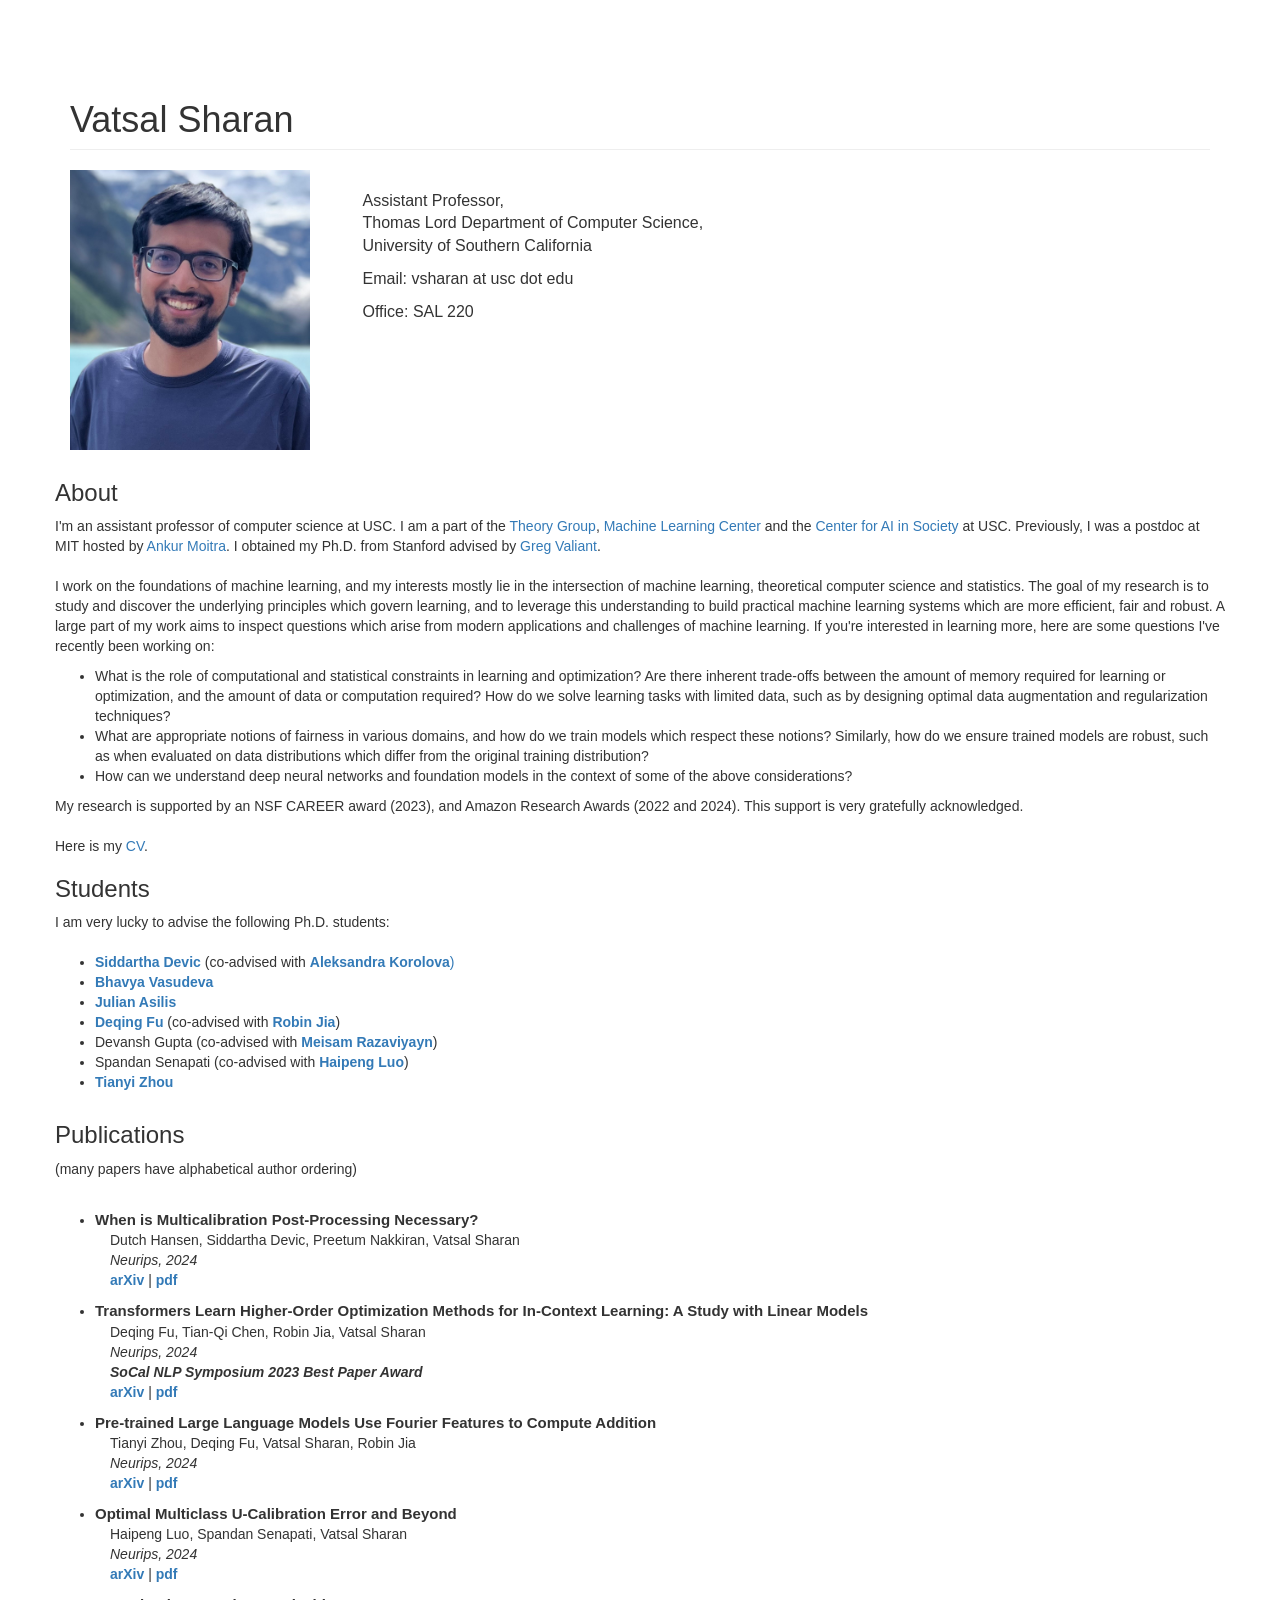
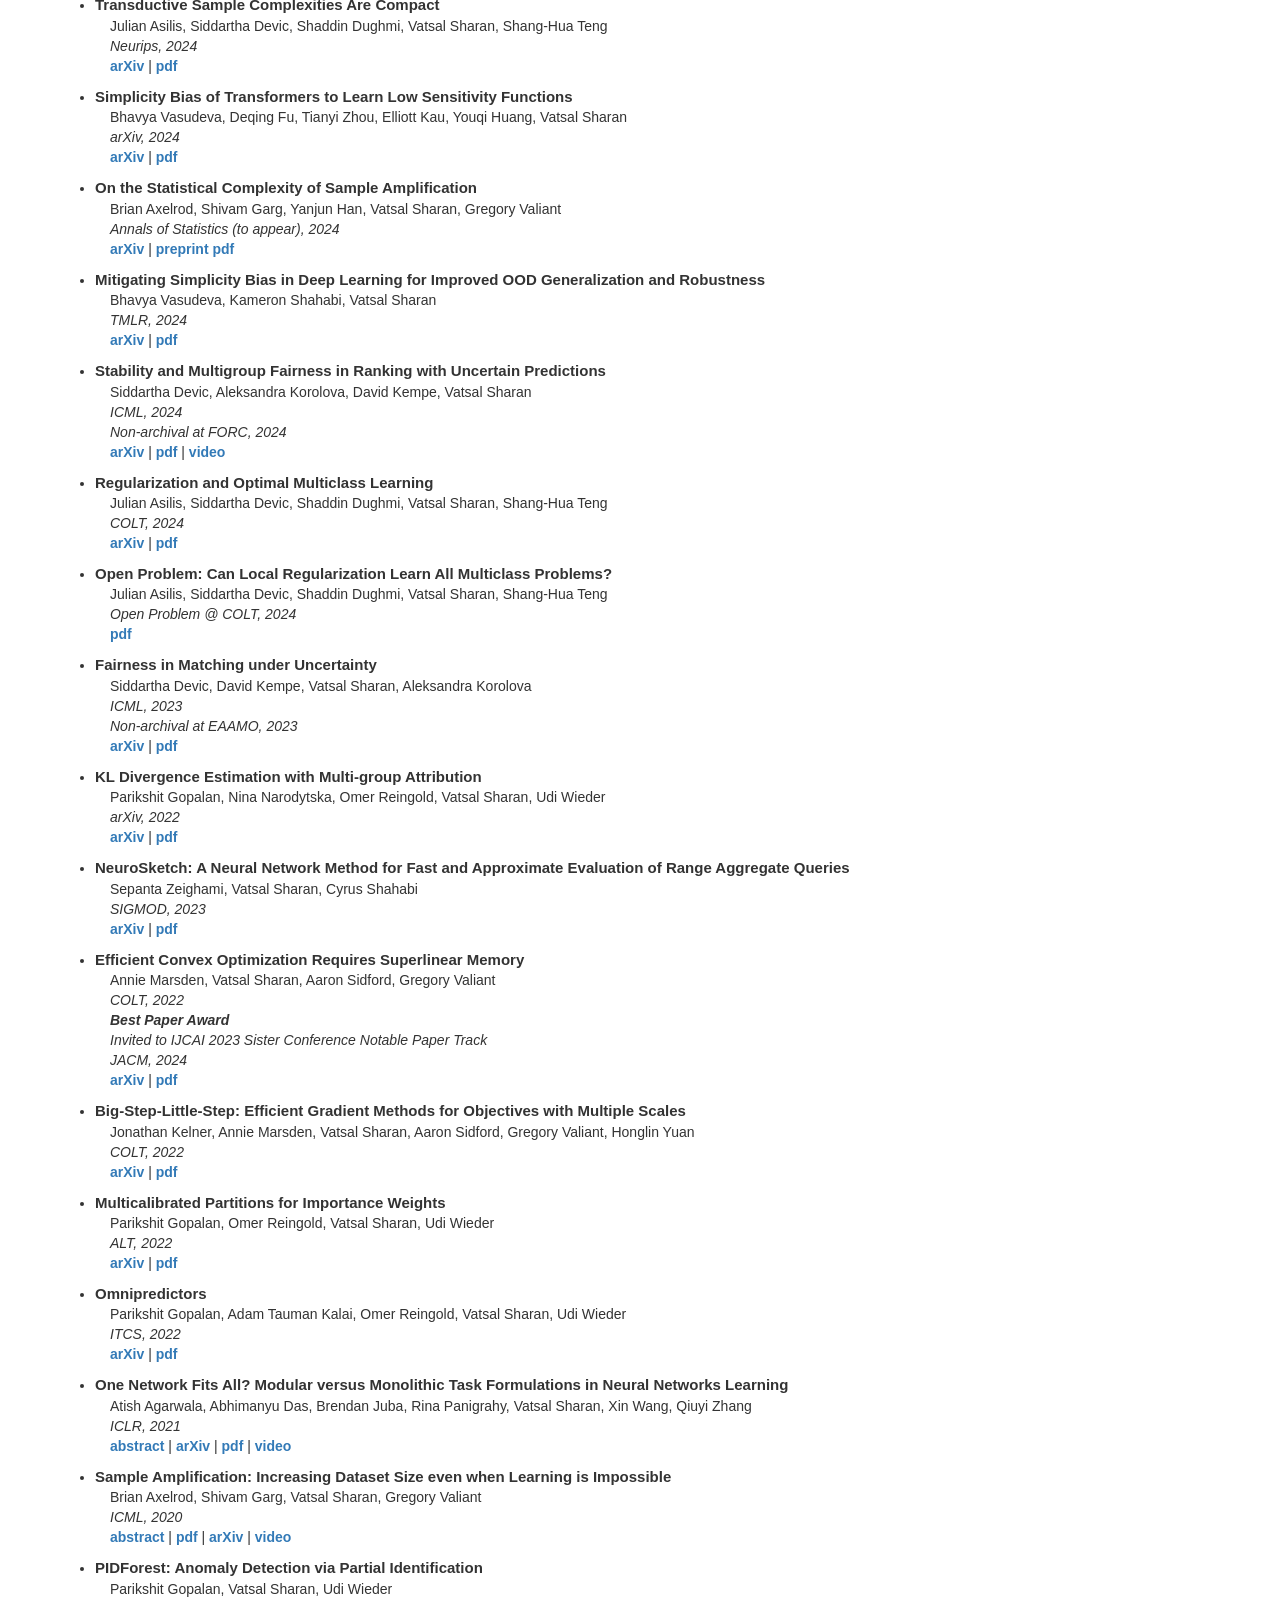
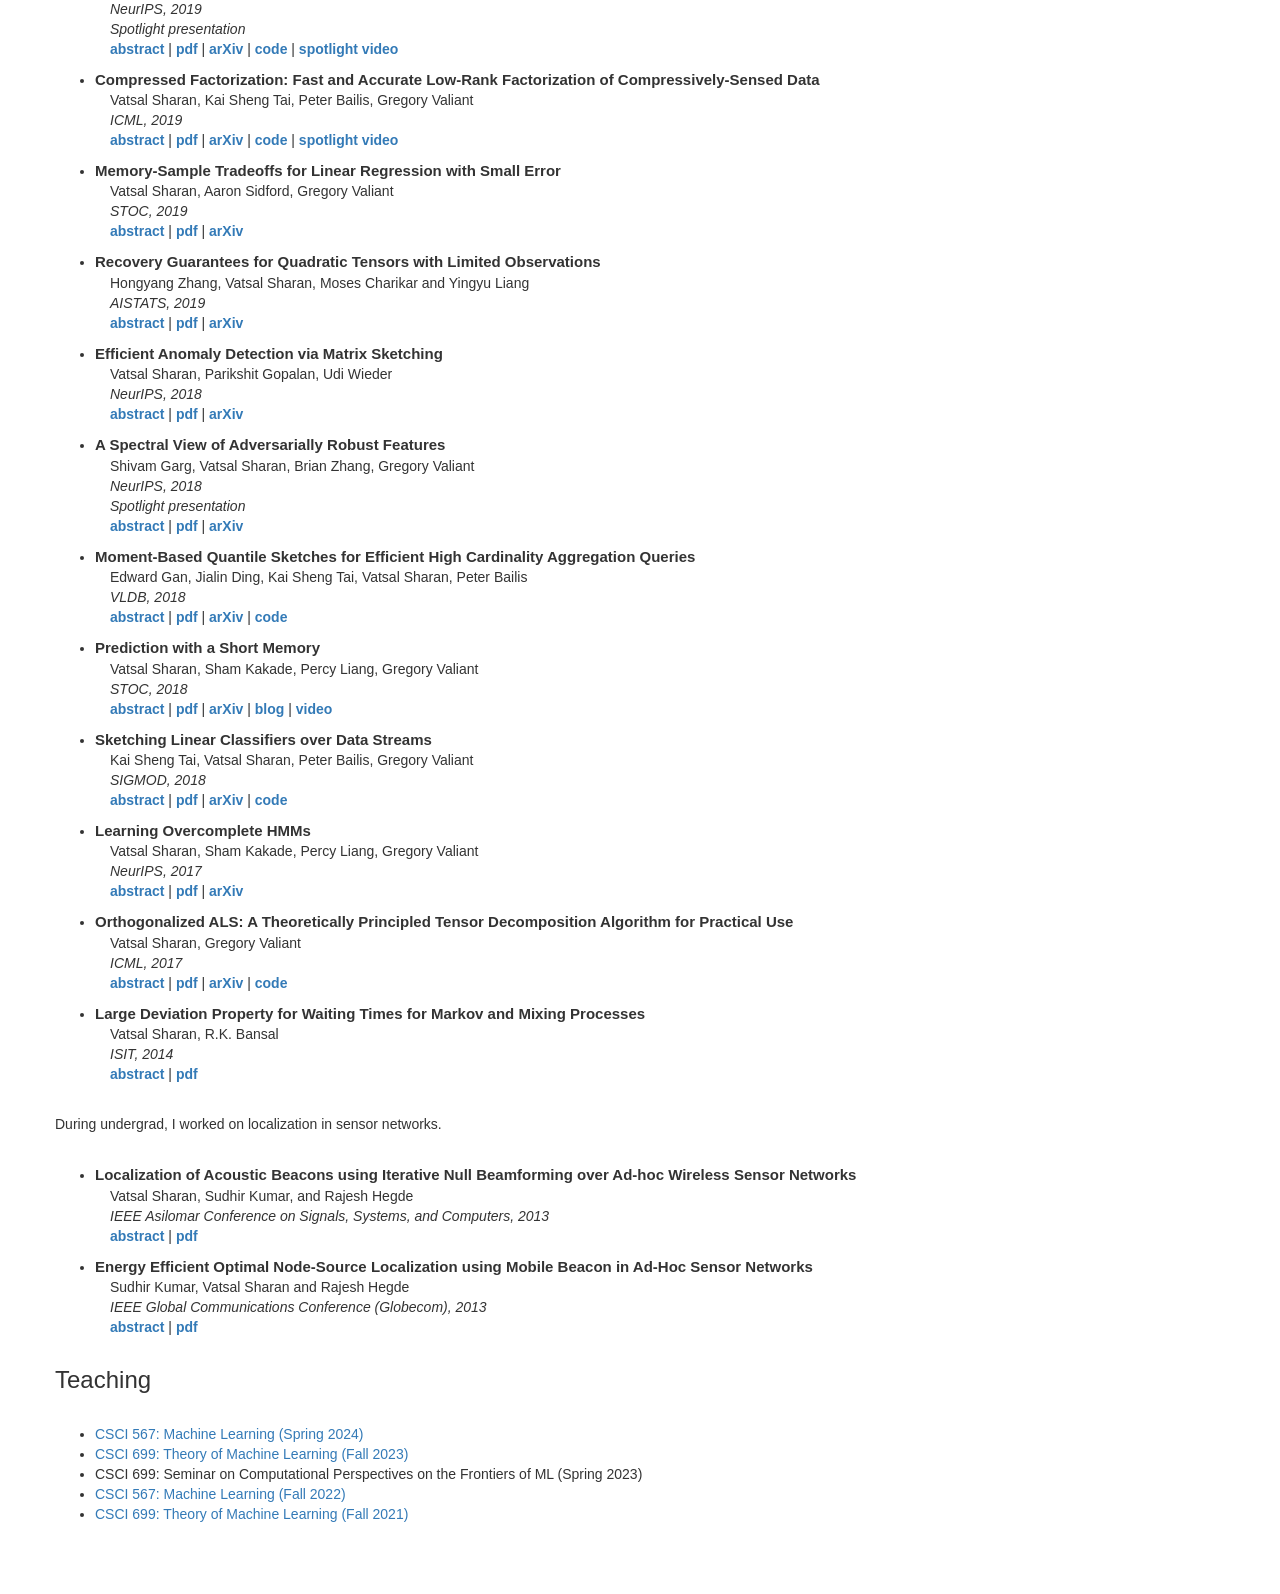
<file: index_dec24_backup.html>
<!DOCTYPE html>
<html lang="en">
  <head>

    <meta charset="utf-8">
    <meta http-equiv="X-UA-Compatible" content="IE=edge">
    <meta name="viewport" content="width=device-width, initial-scale=1">
    <!-- The above 3 meta tags *must* come first in the head; any other head content must come *after* these tags -->

    <!-- Bootstrap core CSS -->
    <link href="css/bootstrap.min.css" rel="stylesheet">
    <link href="css/bootstrap-responsive.min.css" rel="stylesheet">
    <link href="css/starter-template.css" rel="stylesheet">

    <title>Vatsal Sharan</title>

  </head>

  <body>
    
    <div class="container">

    	<div class="row">
            <div class="col-lg-12">
                <h1 class="page-header">Vatsal Sharan
                </h1>
            </div>
        </div>

      <div class="row">
        <div class="col-md-2">
		<div class="photo">
	  		<img id="picture" src="docs/vatsal.jpg" style="width:240px;height:280px;" class="photo_pic"/>
		</div>      
		</div>
        <div class="col-md-5 col-md-offset-1">
          <br>
		  <font size="3">
		  <p>Assistant Professor,<br>
		  Thomas Lord Department of Computer Science,<br>
          University of Southern California <br>
		  </p>
		  <p>
          Email: vsharan at usc dot edu
		  </p>
          <p>
          Office: SAL 220
          </p>
		  </font>
		</div>
      </div>
      <div class="voffset1"></div>
      <div class="row">
        <div class="span12">
		<section id="about">

	    <h3>About</h3>

			<p>
            
            
            I'm an assistant professor of computer science at USC. I am a part of the <a href="https://viterbi-web.usc.edu/~cstheory/">Theory Group</a>, <a href="https://mascle.usc.edu/">Machine Learning Center</a> and the <a href="https://live-usc-cais.pantheonsite.io/">Center for AI in Society</a> at USC.
 Previously, I was a postdoc at MIT hosted by <a href="https://people.csail.mit.edu/moitra/">Ankur Moitra</a>. I obtained my Ph.D. from Stanford advised by <a href="http://theory.stanford.edu/~valiant/">Greg Valiant</a>. <br><br>
            
            <!--I work on the foundations of machine learning, and my interests mostly lie in the intersection of machine learning, theoretical computer science and statistics. My research aims to understand fundamental limits for solving learning and estimation tasks given computational and information theoretic constraints, and to use this understanding to develop practical algorithms which are efficient, fair and robust. If you're interested in learning more, here are some questions I've recently been working on:
            -->
            
            I work on the foundations of machine learning, and my interests mostly lie in the intersection of machine learning, theoretical computer science and statistics. The goal of my research is to study and discover the underlying principles which govern learning, and to leverage this understanding to build practical machine learning systems which are more efficient, fair and robust. A large part of my work aims to inspect questions which arise from modern applications and challenges of machine learning. If you're interested in learning more, here are some questions I've recently been working on:
            
            <ul>
                <li>What is the role of computational and statistical constraints in learning and optimization? Are there inherent trade-offs between the amount of memory required for learning or optimization, and the amount of data or computation required? How do we solve learning tasks  with limited data, such as by designing optimal data augmentation and regularization techniques?
                <li>What are appropriate notions of fairness in various domains, and how do we train models which respect these notions? Similarly, how do we ensure trained models are robust, such as when evaluated on data distributions which differ from the original training distribution?
                <li>How can we understand deep neural networks and foundation models in the context of some of the above considerations?
            </ul>
            
            
            My research is supported by an NSF CAREER award (2023), and Amazon Research Awards (2022 and 2024). This support is very gratefully acknowledged.<br><br>

        
            
            <!-- <div style="font-size:15px;font-weight:bold">I'm looking to take Ph.D. students for Fall 2022. If interested, please apply to the CS Ph.D. program at USC and mention my name in your application. I especially encourage members of underrepresented groups in computer science to apply. USC offers some <a href="https://gradadm.usc.edu/lightboxes/us-students-fee-waivers/">fee waivers </a> for eligible applicants.


            
            <br></div>-->
            
            Here is my <a href="docs/Vatsal-Resume.pdf">CV</a>.
		</section>

      <section id="students">
        <h3>Students</h3>  

        I am very lucky to advise the following Ph.D. students:<br><br>

        <ul>

        <li> <a href="https://sid.devic.us/"><b>Siddartha Devic</b></a> (co-advised with <a href="https://www.korolova.com/"><b>Aleksandra Korolova</b>) </li>
        <li> <a href="https://estija.github.io/"><b>Bhavya Vasudeva</b></a> </li>
        <li> <a href="http://www.jasilis.com/"><b>Julian Asilis</b></a> </li>
        <li> <a href="https://sites.google.com/usc.edu/deqingfu"><b>Deqing Fu</b></a> (co-advised with <a href="https://robinjia.github.io/"><b>Robin Jia</b></a>) </li>
        <li> Devansh Gupta</b></a> (co-advised with <a href="https://sites.usc.edu/razaviyayn/"><b>Meisam Razaviyayn</b></a>) </li>
        <li> Spandan Senapati</b></a> (co-advised with <a href="https://haipeng-luo.net/index.html"><b>Haipeng Luo</b></a>) </li>
        <li> <a href="https://kevinzhoutianyi.github.io/"><b>Tianyi Zhou</b></a>  </li>

        </ul>


	  <section id="papers">
	    <h3>Publications</h3>
	    (many papers have alphabetical author ordering)<br><br>
	    <ul>
            
            <li><p><div style="font-size:15px;font-weight:bold;">
               When is Multicalibration Post-Processing Necessary?
            </div>
                <div style="margin-left: 15px;">
                Dutch Hansen, Siddartha Devic, Preetum Nakkiran, Vatsal Sharan
            <br>
            <i>Neurips, 2024</i><br>
            <a href="https://arxiv.org/abs/2406.06487"><b>arXiv</b></a> | <a href="https://arxiv.org/pdf/2406.06487"><b>pdf</b></a>
                </div>
            </p></li>
            
            
            <li><p> <div style="font-size:15px;font-weight:bold;">
                 Transformers Learn Higher-Order Optimization Methods for In-Context Learning: A Study with Linear Models
              </div>
                <div style="margin-left: 15px;">
                Deqing Fu, Tian-Qi Chen, Robin Jia, Vatsal Sharan
            <br>
            <i>Neurips, 2024</i><br>
            <i><b> SoCal NLP Symposium 2023 Best Paper Award </b></i><br>
            <a href="https://arxiv.org/abs/2310.17086"><b>arXiv</b></a> | <a href="https://arxiv.org/pdf/2310.17086.pdf"><b>pdf</b></a>
                </div>
            </p></li>
            
            <li><p><div style="font-size:15px;font-weight:bold;">
                 Pre-trained Large Language Models Use Fourier Features to Compute Addition
            </div>
                <div style="margin-left: 15px;">
                Tianyi Zhou, Deqing Fu, Vatsal Sharan, Robin Jia

            <br>
            <i>Neurips, 2024</i><br>
            <a href="https://arxiv.org/abs/2406.03445"><b>arXiv</b></a> | <a href="https://arxiv.org/pdf/2406.03445"><b>pdf</b></a>
                </div>
            </p></li>
            
            
            
            <li><p><div style="font-size:15px;font-weight:bold;">
                 Optimal Multiclass U-Calibration Error and Beyond
            </div>
                <div style="margin-left: 15px;">
                Haipeng Luo, Spandan Senapati, Vatsal Sharan

            <br>
            <i>Neurips, 2024</i><br>
            <a href="https://arxiv.org/abs/2405.19374"><b>arXiv</b></a> | <a href="https://arxiv.org/pdf/2405.19374"><b>pdf</b></a>
                </div>
            </p></li>
            
            <li><p><div style="font-size:15px;font-weight:bold;">
                Transductive Sample Complexities Are Compact
            </div>
                <div style="margin-left: 15px;">
                Julian Asilis, Siddartha Devic, Shaddin Dughmi, Vatsal Sharan, Shang-Hua Teng

            <br>
            <i>Neurips, 2024</i><br>
            <a href="https://arxiv.org/abs/2402.10360"><b>arXiv</b></a> | <a href="https://arxiv.org/pdf/2402.10360"><b>pdf</b></a>
                </div>
            </p></li>
            
            
            <li><p><div style="font-size:15px;font-weight:bold;">
                Simplicity Bias of Transformers to Learn Low Sensitivity Functions
            </div>
                <div style="margin-left: 15px;">
                Bhavya Vasudeva, Deqing Fu, Tianyi Zhou, Elliott Kau, Youqi Huang, Vatsal Sharan
            <br>
            <i>arXiv, 2024</i><br>
            <a href="https://arxiv.org/abs/2403.06925"><b>arXiv</b></a> | <a href="https://arxiv.org/pdf/2403.06925"><b>pdf</b></a>
                </div>
            </p></li>
            
            
          
          <li><p><div style="font-size:15px;font-weight:bold">On the Statistical Complexity of Sample Amplification
          </div>
              <div style="margin-left: 15px;">
          Brian Axelrod, Shivam Garg, Yanjun Han, Vatsal Sharan, Gregory Valiant
          <br>
          <i>Annals of Statistics (to appear), 2024</i><br>
          <a href="https://arxiv.org/abs/2201.04315"><b>arXiv</b></a> | <a href="https://vatsalsharan.github.io/annals_sample_amplification.pdf"><b>preprint pdf</b></a>
              </div>
          </p></li>
           
            
            
            <li><p><div style="font-size:15px;font-weight:bold;">
                 Mitigating Simplicity Bias in Deep Learning for Improved OOD Generalization and Robustness
            </div>
                <div style="margin-left: 15px;">
                Bhavya Vasudeva, Kameron Shahabi, Vatsal Sharan
            <br>
            <i>TMLR, 2024</i><br>
            <a href="https://arxiv.org/abs/2310.06161"><b>arXiv</b></a> | <a href="https://arxiv.org/pdf/2310.06161.pdf"><b>pdf</b></a>
                </div>
            </p></li>
            
            <li><p><div style="font-size:15px;font-weight:bold;">
                Stability and Multigroup Fairness in Ranking with Uncertain Predictions
            </div>
                <div style="margin-left: 15px;">
                Siddartha Devic, Aleksandra Korolova, David Kempe, Vatsal Sharan
            <br>
            <i>ICML, 2024</i><br>
            <i>Non-archival at FORC, 2024</i><br>
            <a href="https://arxiv.org/abs/2402.09326"><b>arXiv</b></a> | <a href="https://arxiv.org/pdf/2402.09326"><b>pdf</b></a> | <a href="https://www.youtube.com/watch?v=qCFDnBHfGtk"><b>video</b></a>
                </div>
            </p></li>
            
            
            <li><p><div style="font-size:15px;font-weight:bold;">
                  Regularization and Optimal Multiclass Learning
            </div>
                <div style="margin-left: 15px;">
                Julian Asilis, Siddartha Devic, Shaddin Dughmi, Vatsal Sharan, Shang-Hua Teng
            <br>
            <i>COLT, 2024</i><br>
            <a href="https://arxiv.org/abs/2309.13692"><b>arXiv</b></a> | <a href="https://arxiv.org/pdf/2309.13692.pdf"><b>pdf</b></a>
                </div> </p></li>
            
            <li><p><div style="font-size:15px;font-weight:bold;">
                Open Problem: Can Local Regularization Learn All Multiclass Problems?
            </div>
                <div style="margin-left: 15px;">
                Julian Asilis, Siddartha Devic, Shaddin Dughmi, Vatsal Sharan, Shang-Hua Teng
            <br>
            <i>Open Problem @ COLT, 2024</i><br>
             <a href="https://jasilis.com/documents/papers/open-problem-local-regularization.pdf"><b>pdf</b></a>
                </div></p></li>
            
            <li><p><div style="font-size:15px;font-weight:bold">Fairness in Matching under Uncertainty
            </div>
                <div style="margin-left: 15px;">
                Siddartha Devic, David Kempe, Vatsal Sharan, Aleksandra Korolova
            <br>
            <i>ICML, 2023</i><br>
            <i>Non-archival at EAAMO, 2023</i><br>
            <a href="https://arxiv.org/abs/2302.03810"><b>arXiv</b></a> | <a href="https://arxiv.org/pdf/2302.03810.pdf"><b>pdf</b></a>
                </div></p></li>
            
            
            <li><p><div style="font-size:15px;font-weight:bold">KL Divergence Estimation with Multi-group Attribution
            </div>
                <div style="margin-left: 15px;">
                Parikshit Gopalan, Nina Narodytska, Omer Reingold, Vatsal Sharan, Udi Wieder
            <br>
            <i>arXiv, 2022</i><br>
            <a href="https://arxiv.org/abs/2202.13576"><b>arXiv</b></a> | <a href="https://arxiv.org/pdf/2202.13576.pdf"><b>pdf</b></a>
                </div>
            </p></li>
            
            <li><p><div style="font-size:15px;font-weight:bold">NeuroSketch: A Neural Network Method for Fast and Approximate Evaluation of Range Aggregate Queries
            </div>
                <div style="margin-left: 15px;">
                Sepanta Zeighami, Vatsal Sharan, Cyrus Shahabi
            <br>
            <i>SIGMOD, 2023</i><br>
            <a href="https://arxiv.org/abs/2211.10832"><b>arXiv</b></a> | <a href="https://arxiv.org/pdf/2211.10832.pdf"><b>pdf</b></a>
                </div>
            </p></li>


            <li><p><div style="font-size:15px;font-weight:bold">Efficient Convex Optimization Requires Superlinear Memory
            </div>
                <div style="margin-left: 15px;">
            Annie Marsden, Vatsal Sharan, Aaron Sidford, Gregory Valiant
            <br>
            <i>COLT, 2022</i><br>
            <i><b> Best Paper Award </b> </i><br>
            <i>Invited to IJCAI 2023 Sister Conference Notable Paper Track</i><br>
            <i>JACM, 2024</i><br>
            <a href="https://arxiv.org/abs/2203.15260"><b>arXiv</b></a> | <a href="https://arxiv.org/pdf/2203.15260.pdf"><b>pdf</b></a>
                </div>
            </p></li>

            

            <li><p><div style="font-size:15px;font-weight:bold">Big-Step-Little-Step: Efficient Gradient Methods for Objectives with Multiple Scales
            </div>
                <div style="margin-left: 15px;">
            Jonathan Kelner, Annie Marsden, Vatsal Sharan, Aaron Sidford, Gregory Valiant, Honglin Yuan
            <br>
            <i>COLT, 2022</i><br>
            <a href="https://arxiv.org/abs/2111.03137"><b>arXiv</b></a> | <a href="https://arxiv.org/pdf/2111.03137.pdf"><b>pdf</b></a>
                </div>
            </p></li>
            
            <li><p><div style="font-size:15px;font-weight:bold">Multicalibrated Partitions for Importance Weights
            </div>
                <div style="margin-left: 15px;">
            Parikshit Gopalan, Omer Reingold, Vatsal Sharan, Udi Wieder
            <br>
            <i>ALT, 2022</i><br>
            <a href="https://arxiv.org/abs/2103.05853"><b>arXiv</b></a> | <a href="https://arxiv.org/pdf/2103.05853.pdf"><b>pdf</b></a>
                </div>
            </p></li>

            <li><p><div style="font-size:15px;font-weight:bold">Omnipredictors
            </div>
                <div style="margin-left: 15px;">
            Parikshit Gopalan, Adam Tauman Kalai, Omer Reingold, Vatsal Sharan, Udi Wieder
            <br>
            <i>ITCS, 2022</i><br>
            <a href="https://arxiv.org/pdf/2109.05389"><b>arXiv</b></a> | <a href="https://arxiv.org/pdf/2109.05389.pdf"><b>pdf</b></a>
                </div>
            </p></li>

            <li><p><div style="font-size:15px;font-weight:bold">One Network Fits All? Modular versus Monolithic Task Formulations in Neural Networks
                Learning</div>
                <div style="margin-left: 15px;">
                Atish Agarwala, Abhimanyu Das, Brendan Juba, Rina Panigrahy, Vatsal Sharan, Xin Wang, Qiuyi Zhang<br>
                <i>ICLR, 2021</i><br>
                <a data-toggle="collapse" href="#collapseExample_deep"><b>abstract</b></a></b></a> | <a href="https://arxiv.org/abs/2103.15261"><b>arXiv</b></a> | <a href="https://arxiv.org/pdf/2103.15261.pdf"><b>pdf</b></a> | <a href="https://iclr.cc/virtual/2021/poster/3253"><b>video</b></a>
                </div>
                </p></li>
            
            <div class="collapse space justify" id="collapseExample_deep">
               Can deep learning solve multiple, very different tasks simultaneously? We investigate this question in this work, and do a systematic study of how the properties of the underlying tasks affect the ability of a single neural network to learn them jointly. We present theoretical and empirical findings that neural networks are capable of learning multiple tasks when these tasks are naturally clustered and well-separated. We also show that multi-task learning can be provably hard---even though the individual tasks are easy to learn---in settings where such a natural separation does not exist, and validate this through experiments.<br><br>
            </div>
            
	    	<li><p><div style="font-size:15px;font-weight:bold">Sample Amplification: Increasing Dataset Size even when Learning is Impossible</div>
                <div style="margin-left: 15px;">
                    Brian Axelrod, Shivam Garg, Vatsal Sharan, Gregory Valiant<br>
		 	<i>ICML, 2020 </i><br>
		 	<a data-toggle="collapse" href="#collapseExample_sample"><b>abstract</b></a> | <a href="https://arxiv.org/pdf/1904.12053.pdf"><b>pdf</b></a> | <a href="https://arxiv.org/abs/1904.12053"><b>arXiv</b></a> | <a data-toggle="collapse" href="#video2"><b>video</b></a>
                </div>
		 	</p></li>

		 	<div class="collapse space justify" id="collapseExample_sample">
			   <i>Is learning a distribution always necessary for generating new samples from the distribution?</i> We introduce the problem of "sample amplification": given <i>n</i> independent draws from a distribution, <i>D</i> , to what extent is it possible to output a set of <i>m > n </i>  datapoints that are indistinguishable from <i>m</i>  i.i.d. draws from <i>D</i> ? Curiously, we show that nontrivial amplification is often possible in the regime where <i>n</i>  is too small to learn <i>D</i>  to any nontrivial accuracy.<br><br>
			</div>
            
            <div class="collapse space justify" id="video2">
                Jump to 50:00 (or topic #27) in this <a href="https://slideslive.com/38922033/machine-learning-with-guarantees-1">video</a>.<br>
            </div>
            
            <li><p><div style="font-size:15px;font-weight:bold">PIDForest: Anomaly Detection via Partial Identification</div>
                <div style="margin-left: 15px;">
                    Parikshit Gopalan, Vatsal Sharan, Udi Wieder<br>
                <i> NeurIPS, 2019</i><br>
                <i> Spotlight presentation</i><br>
                <a data-toggle="collapse" href="#collapseExample2"><b>abstract</b></a> | <a href="https://arxiv.org/pdf/1912.03582.pdf"><b>pdf</b></a> | <a href="https://arxiv.org/abs/1912.03582"><b>arXiv</b></a> | <a href="https://github.com/vatsalsharan/pidforest"><b>code</b></a> | <a data-toggle="collapse" href="#video1"><b>spotlight video</b></a>
                </div>
                </p></li>
            
            <div class="collapse space justify" id="collapseExample2">
                We propose a definition of an anomaly that captures the intuition that anomalies are easy to distinguish from the overwhelming majority of points by relatively few attribute values: we call this partial identification. Formalizing this intuition, we propose a geometric anomaly measure for a point that we call PIDScore, which measures for the minimum density of data points over all subcubes containing the point. We present PIDForest: a random forest based algorithm that finds anomalies based on this definition, and show that it performs favorably in comparison to several popular anomaly detection methods, across a broad range of benchmarks.<br><br>
            </div>
            
            <div class="collapse space justify" id="video1">
                Jump to 35:30 (or topic #47) in this <a href="https://slideslive.com/38921752/track-3-session-3">video</a>.<br>
            </div>
            
            <li><p><div style="font-size:15px;font-weight:bold">Compressed Factorization: Fast and Accurate Low-Rank Factorization of Compressively-Sensed Data</div>
                <div style="margin-left: 15px;">
                    Vatsal Sharan, Kai Sheng Tai, Peter Bailis, Gregory Valiant</i><br>
                <i>ICML, 2019 </i><br>
                <a data-toggle="collapse" href="#collapseExample3"><b>abstract</b></a> | <a href="https://arxiv.org/pdf/1706.08146.pdf"><b>pdf</b></a> | <a href="https://arxiv.org/abs/1706.08146"><b>arXiv</b></a> | <a href="https://github.com/kaishengtai/compressed-factorization"><b>code</b></a> | <a data-toggle="collapse" href="#video3"><b>spotlight video</b></a>
                </div>
                </p></li>
            
            <div class="collapse space justify" id="collapseExample3">
                What learning algorithms can be run directly on compressively-sensed data? If we compress a high dimensional matrix via a random projection, then what is the relationship between the factors of the original matrix and the factors of the compressed matrix? While it is well-known that random projections preserve a number of geometric properties of a dataset, this work shows that random projections can also preserve certain solutions to non-convex, NP-Hard problems like non-negative matrix factorization---both in theory and in practice.<br><br>
            </div>
            
            <div class="collapse space justify" id="video3">
                Jump to 53:20 in this <a href="https://slideslive.com/38917770/optimization">video</a>.<br>
            </div>
 
            
            <li><p><div style="font-size:15px;font-weight:bold">Memory-Sample Tradeoffs for Linear Regression with Small Error</div>
                <div style="margin-left: 15px;">
                    Vatsal Sharan, Aaron Sidford, Gregory Valiant<br>
                <i>STOC, 2019</i><br>
                <a data-toggle="collapse" href="#collapseExample4"><b>abstract</b></a> | <a href="https://arxiv.org/pdf/1904.08544.pdf"><b>pdf</b></a> | <a href="https://arxiv.org/abs/1904.08544"><b>arXiv</b></a>
                </div>
                </p></li>
            
            <div class="collapse space justify" id="collapseExample4">
                What is the role of memory in continuous optimization and learning? Are there inherent trade-offs between the available memory and the data requirement? Is it possible to achieve the sample complexity of second-order optimization methods with significantly less memory? We raise these questions, and show the first nontrivial lower bounds for linear regression with super-linear memory: we show that there is a gap between the sample complexity of algorithms with quadratic memory and that of any algorithm with sub-quadratic memory. <br><br>
            </div>
            
            <li><p><div style="font-size:15px;font-weight:bold">Recovery Guarantees for Quadratic Tensors with Limited Observations</div>
                <div style="margin-left: 15px;">
                    Hongyang Zhang, Vatsal Sharan, Moses Charikar and Yingyu Liang<br>
                <i>AISTATS, 2019</i><br>
                <a data-toggle="collapse" href="#collapseExample5"><b>abstract</b></a> | <a href="https://arxiv.org/pdf/1811.00148.pdf"><b>pdf</b></a> | <a href="https://arxiv.org/abs/1811.00148"><b>arXiv</b></a>
                </div>
                </p></li>
            
            <div class="collapse space justify" id="collapseExample5">
               We consider the tensor completion problem of predicting the missing entries of a tensor. The commonly used CP model has a triple product form, but an alternate family of quadratic models which are the sum of pairwise products instead of a triple product have emerged from applications such as recommendation systems. Non-convex methods are the method of choice for learning quadratic models, and this work studies their sample complexity and error guarantees via theoretical results and experiments on real and synthetic data.<br><br>
            </div>
            
            <li><p><div style="font-size:15px;font-weight:bold">Efficient Anomaly Detection via Matrix Sketching</div>
                <div style="margin-left: 15px;">
                    Vatsal Sharan, Parikshit Gopalan, Udi Wieder</i><br>
                <i>NeurIPS, 2018</i><br>
                <a data-toggle="collapse" href="#collapseExample6"><b>abstract</b></a> | <a href="https://arxiv.org/pdf/1804.03065.pdf"><b>pdf</b></a> | <a href="https://arxiv.org/abs/1804.03065"><b>arXiv</b></a>
                </div>
                </p></li>
            
            <div class="collapse space justify" id="collapseExample6">
                PCA based anomaly scores are commonly used for finding anomalies in high-dimensional data. The naive algorithms for computing these scores explicitly compute the PCA of the covariance matrix which uses space quadratic in the dimensionality of the data. Using matrix sketching tools and new matrix perturbation inequalities, we give the first streaming algorithms for computing these scores that use space that is linear or sublinear in the dimension.<br><br>
            </div>
            
            <li><p><div style="font-size:15px;font-weight:bold">A Spectral View of Adversarially Robust Features</div>
                <div style="margin-left: 15px;">
                    Shivam Garg, Vatsal Sharan, Brian Zhang, Gregory Valiant</i><br>
                <i>NeurIPS, 2018</i><br>
                <i>Spotlight presentation</i><br>
                <a data-toggle="collapse" href="#collapseExample7"><b>abstract</b></a> | <a href="https://arxiv.org/pdf/1811.06609.pdf"><b>pdf</b></a> | <a href="https://arxiv.org/abs/1811.06609"><b>arXiv</b></a>
                </div>
                </p></li>
            
            <div class="collapse space justify" id="collapseExample7">
                Despite a surge of recent effort, there is still much that we do not understand about why models are vulnerable to adversarial perturbations, or how to reduce this vulnerability. In this work, we introduce the simpler, intermediate task of learning a set of "robust features"---features which are stable to adversarial perturbations. These features can subsequently be used as inputs to a classifier, which will then inherit the robustness properties. We propose one approach to constructing robust features, which leverages a tight connection between robustness and spectral properties of the neighbourhood graph of the data.<br><br>
            </div>
            
            <li><p><div style="font-size:15px;font-weight:bold">Moment-Based Quantile Sketches for Efficient High Cardinality Aggregation Queries</div>
                <div style="margin-left: 15px;">
                    Edward Gan, Jialin Ding, Kai Sheng Tai, Vatsal Sharan, Peter Bailis</i><br>
                <i>VLDB, 2018</i><br>
                <a data-toggle="collapse" href="#collapseExample8"><b>abstract</b></a> | <a href="https://arxiv.org/pdf/1803.01969.pdf"><b>pdf</b></a> | <a href="https://arxiv.org/abs/1803.01969"><b>arXiv</b></a> | <a href="https://github.com/stanford-futuredata/msketch"><b>code</b></a>
                </div>
                </p></li>
            
            <div class="collapse space justify" id="collapseExample8">
                We propose a compact and efficiently mergeable sketch for answering quantile queries on a dataset. This data structure, which we refer to as the moments sketch, operates with a small memory footprint (200 bytes) and achieves computationally efficient (50ns) merges by tracking only a set of summary statistics, notably the sample moments.<br><br>
            </div>
            
            <li><p><div style="font-size:15px;font-weight:bold">Prediction with a Short Memory</div>
                <div style="margin-left: 15px;">
                    Vatsal Sharan, Sham Kakade, Percy Liang, Gregory Valiant</i><br>
                <i>STOC, 2018</i><br>
                <a data-toggle="collapse" href="#collapseExample9"><b>abstract</b></a> | <a href="https://arxiv.org/pdf/1612.02526.pdf"><b>pdf</b></a> | <a href="https://arxiv.org/abs/1612.02526"><b>arXiv</b></a> | <a href="https://theorydish.blog/2017/11/29/prediction-with-a-short-memory/"><b>blog</b></a> | <a href="https://www.youtube.com/watch?v=-Lhmr9vqjrE&t=5s"><b>video</b></a>
                </div>
                </p></li>
            
            <div class="collapse space justify" id="collapseExample9">
                When is it necessary to remember significant information from the distant past to make good predictions about the future in sequential prediction tasks? How do we consolidate and reference memories about the past in order to predict the future? This work studies these questions, and the findings are perhaps counterintuitive: we show that a simple (Markov) model which bases its predictions on only the most recent observations and the statistics of short windows, can  achieve small error on average with respect to a large class of sequences, such as those generated by Hidden Markov Models (HMMs). This shows that long-term memory may not be necessary for making good predictions on average, even on sequences generated by complex processes that have long-range dependencies.<br><br>
            </div>
            
            <li><p><div style="font-size:15px;font-weight:bold">Sketching Linear Classifiers over Data Streams</div>
                <div style="margin-left: 15px;">
                    Kai Sheng Tai, Vatsal Sharan, Peter Bailis, Gregory Valiant</i><br>
                <i>SIGMOD, 2018</i><br>
                <a data-toggle="collapse" href="#collapseExample10"><b>abstract</b></a> | <a href="https://arxiv.org/pdf/1711.02305.pdf"><b>pdf</b></a> | <a href="https://arxiv.org/abs/1711.02305"><b>arXiv</b></a> | <a href="https://github.com/stanford-futuredata/wmsketch"><b>code</b></a>
                </div>
                </p></li>
            
            <div class="collapse space justify" id="collapseExample10">
                We introduce a new sub-linear space sketch---the Weight-Median Sketch---for learning compressed linear classifiers over data streams while supporting the efficient recovery of large-magnitude weights in the classifier. The Weight-Median Sketch adopts the core data structure used in the Count-Sketch, but, instead of sketching counts, it captures sketched gradient updates to the model parameters. We establishes recovery guarantees for our sketch and demonstrate empirical improvements in memory-accuracy trade-offs over alternative memory-budgeted methods. <br><br>
            </div>
            
            <li><p><div style="font-size:15px;font-weight:bold">Learning Overcomplete HMMs</div>
                <div style="margin-left: 15px;">
                    Vatsal Sharan, Sham Kakade, Percy Liang, Gregory Valiant</i><br>
                <i>NeurIPS, 2017</i><br>
            <a data-toggle="collapse" href="#collapseExample11"><b>abstract</b></a> | <a href="https://arxiv.org/pdf/1711.02309.pdf"><b>pdf</b></a> | <a href="https://arxiv.org/abs/1711.02309"><b>arXiv</b></a>
                </div> </p></li>
            
            <div class="collapse space justify" id="collapseExample11">
                We study the problem of learning overcomplete HMMs---those that have many hidden states but a small output alphabet. Despite having significant practical importance, such HMMs are poorly understood with no known positive or negative results for efficient learning. In this paper, we present several new results---both positive and negative---which help define the boundaries between the tractable and intractable settings. <br><br>
            </div>
            
            <li><p><div style="font-size:15px;font-weight:bold">Orthogonalized ALS: A Theoretically Principled Tensor Decomposition Algorithm for Practical Use
            </div>
                <div style="margin-left: 15px;">
                    Vatsal Sharan, Gregory Valiant</i><br>
            <i>ICML, 2017</i><br>
            <a data-toggle="collapse" href="#collapseExample12"><b>abstract</b></a> | <a href="https://arxiv.org/pdf/1703.01804.pdf"><b>pdf</b></a> | <a href="https://arxiv.org/abs/1703.01804"><b>arXiv</b></a> | <a href="https://vatsalsharan.github.io/orth-als.html"><b>code</b></a>
                </div> </p></li>
            
            <div class="collapse space justify" id="collapseExample12">
                The popular Alternating Least Squares (ALS) algorithm for tensor decomposition is efficient and easy to implement, but often converges to poor local optima. We propose a modification of the ALS approach that is as efficient as standard ALS, but provably recovers the true factors with random initialization under standard incoherence assumptions on the factors of the tensor. We demonstrate the significant practical superiority of our approach over traditional ALS on a variety of synthetic and real-world tasks. <br><br>
            </div>
            
            <li><p><div style="font-size:15px;font-weight:bold">Large Deviation Property for Waiting Times for Markov and Mixing Processes
            </div>
                <div style="margin-left: 15px;">
                    Vatsal Sharan, R.K. Bansal</i><br>
            <i>ISIT, 2014</i><br>
            <a data-toggle="collapse" href="#collapseExample13"><b>abstract</b></a> | <a href="https://vatsalsharan.github.io/isit.pdf"><b>pdf</b></a>
                </div>  </p></li>
            
            <div class="collapse space justify" id="collapseExample13">
                We show a concentration theorem for the waiting time until the opening string in the realization of a random process first appears in an independent realization of the same or a different process.<br><br>
            </div>
            
            </ul>
            <br>
            During undergrad, I worked on localization in sensor networks.<br><br>
            <ul>
            <li><p><div style="font-size:15px;font-weight:bold">Localization of Acoustic Beacons using Iterative Null Beamforming over Ad-hoc Wireless Sensor Networks
            </div>
                <div style="margin-left: 15px;">
                    Vatsal Sharan, Sudhir Kumar, and Rajesh Hegde<br>
            <i>IEEE Asilomar Conference on Signals, Systems, and Computers, 2013</i><br>
            <a data-toggle="collapse" href="#collapseExample14"><b>abstract</b></a> | <a href="https://vatsalsharan.github.io/asilomar.pdf"><b>pdf</b></a>
                </div>  </p></li>
            
            <div class="collapse space justify" id="collapseExample14">
                We propose an iterative method to localize and separate multiple audio beacons using the principle of null beam forming.<br><br>
            </div>
            
            <li><p><div style="font-size:15px;font-weight:bold">Energy Efficient Optimal Node-Source Localization using Mobile Beacon in Ad-Hoc Sensor Networks
            </div>
                <div style="margin-left: 15px;">
                    Sudhir Kumar, Vatsal Sharan and Rajesh Hegde<br>
            <i>IEEE Global Communications Conference (Globecom), 2013</i><br>
            <a data-toggle="collapse" href="#collapseExample15"><b>abstract</b></a> | <a href="https://vatsalsharan.github.io/globecom.pdf"><b>pdf</b></a>              </div>   </p></li>
            
            <div class="collapse space justify" id="collapseExample15">
                We propose a single mobile beacon based method to localize nodes using the principle of maximum power reception.<br><br>
            </div>

            </ul>

        

	  </section>
      
      <section id="teaching">
      <h3>Teaching</h3><br>
      
      <ul>
          <li> <a href="https://vatsalsharan.github.io/spring24.html">CSCI 567: Machine Learning (Spring 2024) </a>
          <li> <a href="https://vatsalsharan.github.io/fall23.html">CSCI 699: Theory of Machine Learning (Fall 2023) </a>
          <li> CSCI 699: Seminar on Computational Perspectives on the Frontiers of ML (Spring 2023)
          <li> <a href="https://vatsalsharan.github.io/fall22.html">CSCI 567: Machine Learning (Fall 2022) </a>
          <li> <a href="https://vatsalsharan.github.io/fall21.html">CSCI 699: Theory of Machine Learning (Fall 2021) </a>
	 </ul>
     
     <br><br><br>
     
	</div>
      </div>
    </div>
  
    <script type="text/javascript" src="https://code.jquery.com/jquery-1.11.3.min.js"></script>

    <!-- Bootstrap core JavaScript
    ================================================== -->
    <!-- Placed at the end of the document so the pages load faster -->
    <script src="https://ajax.googleapis.com/ajax/libs/jquery/1.11.3/jquery.min.js"></script>
    <script src="js/bootstrap.min.js"></script>
    
  </body>
</html>
</file>
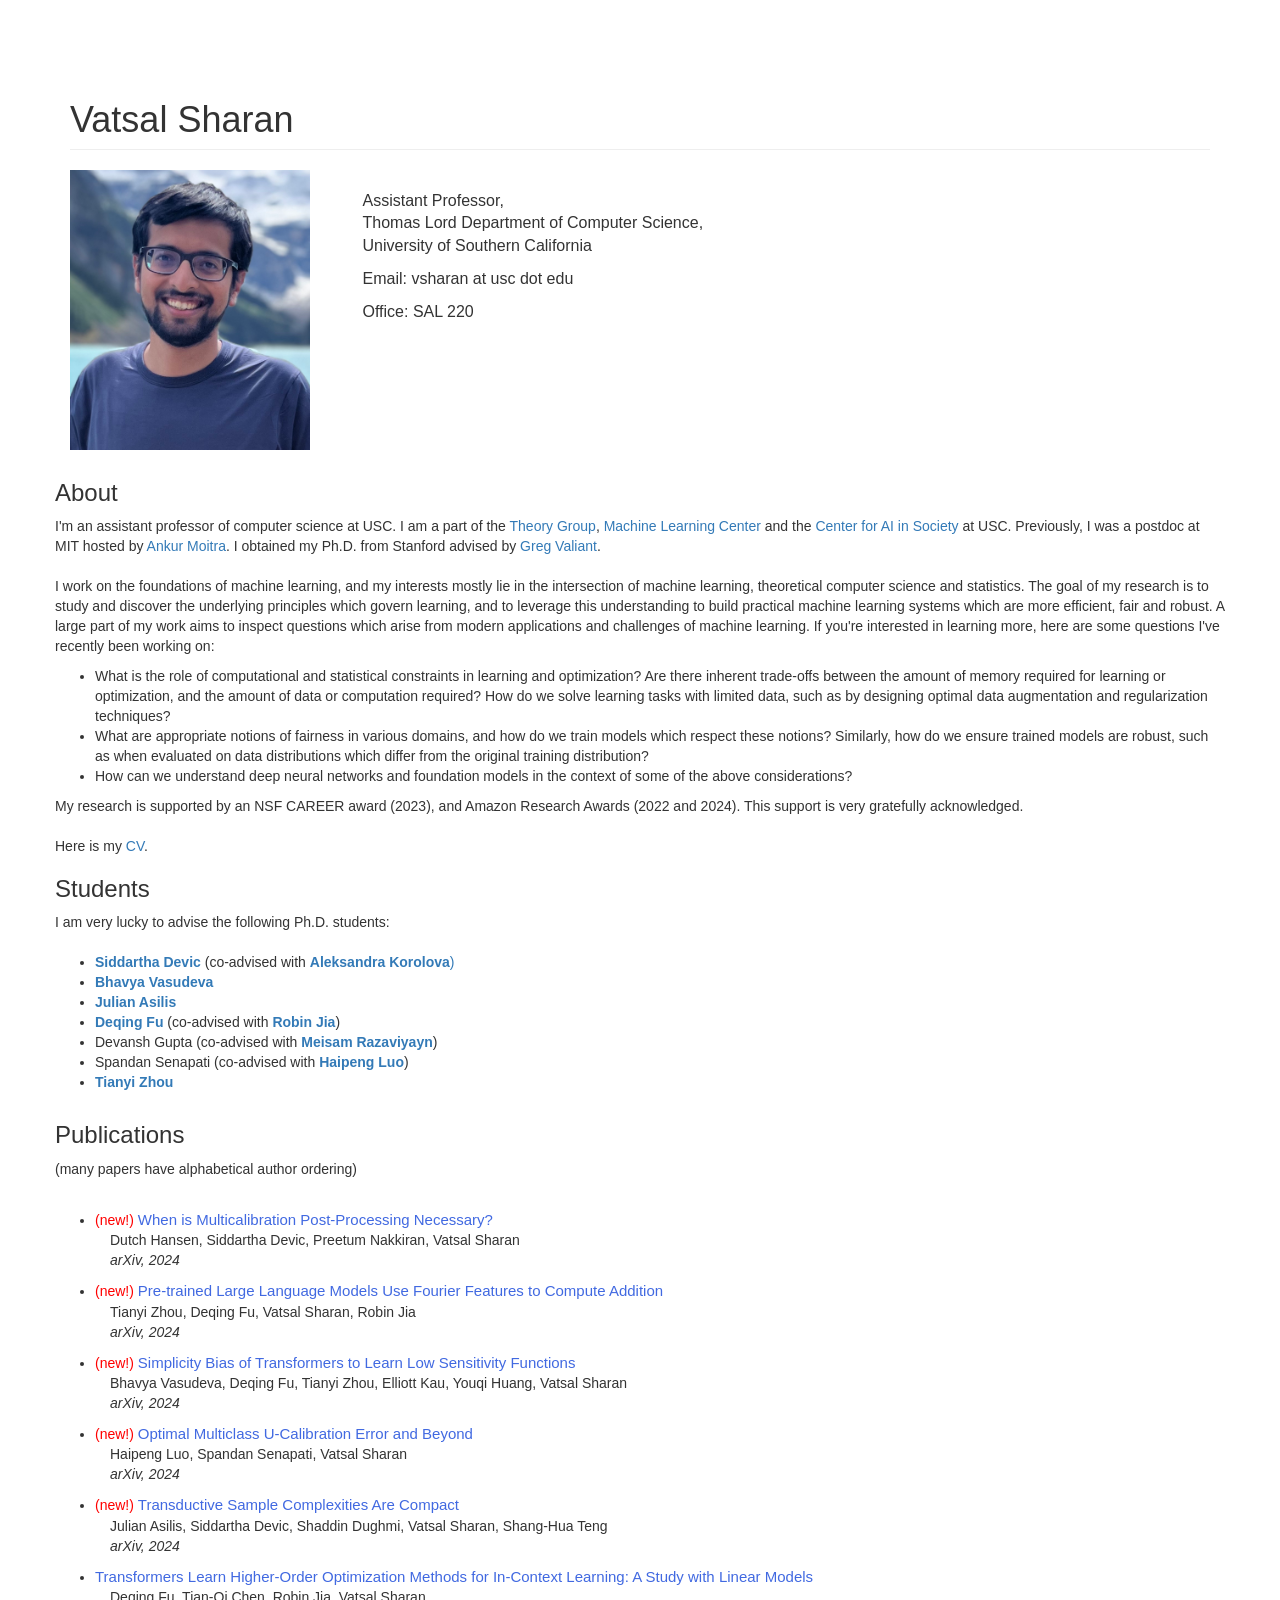
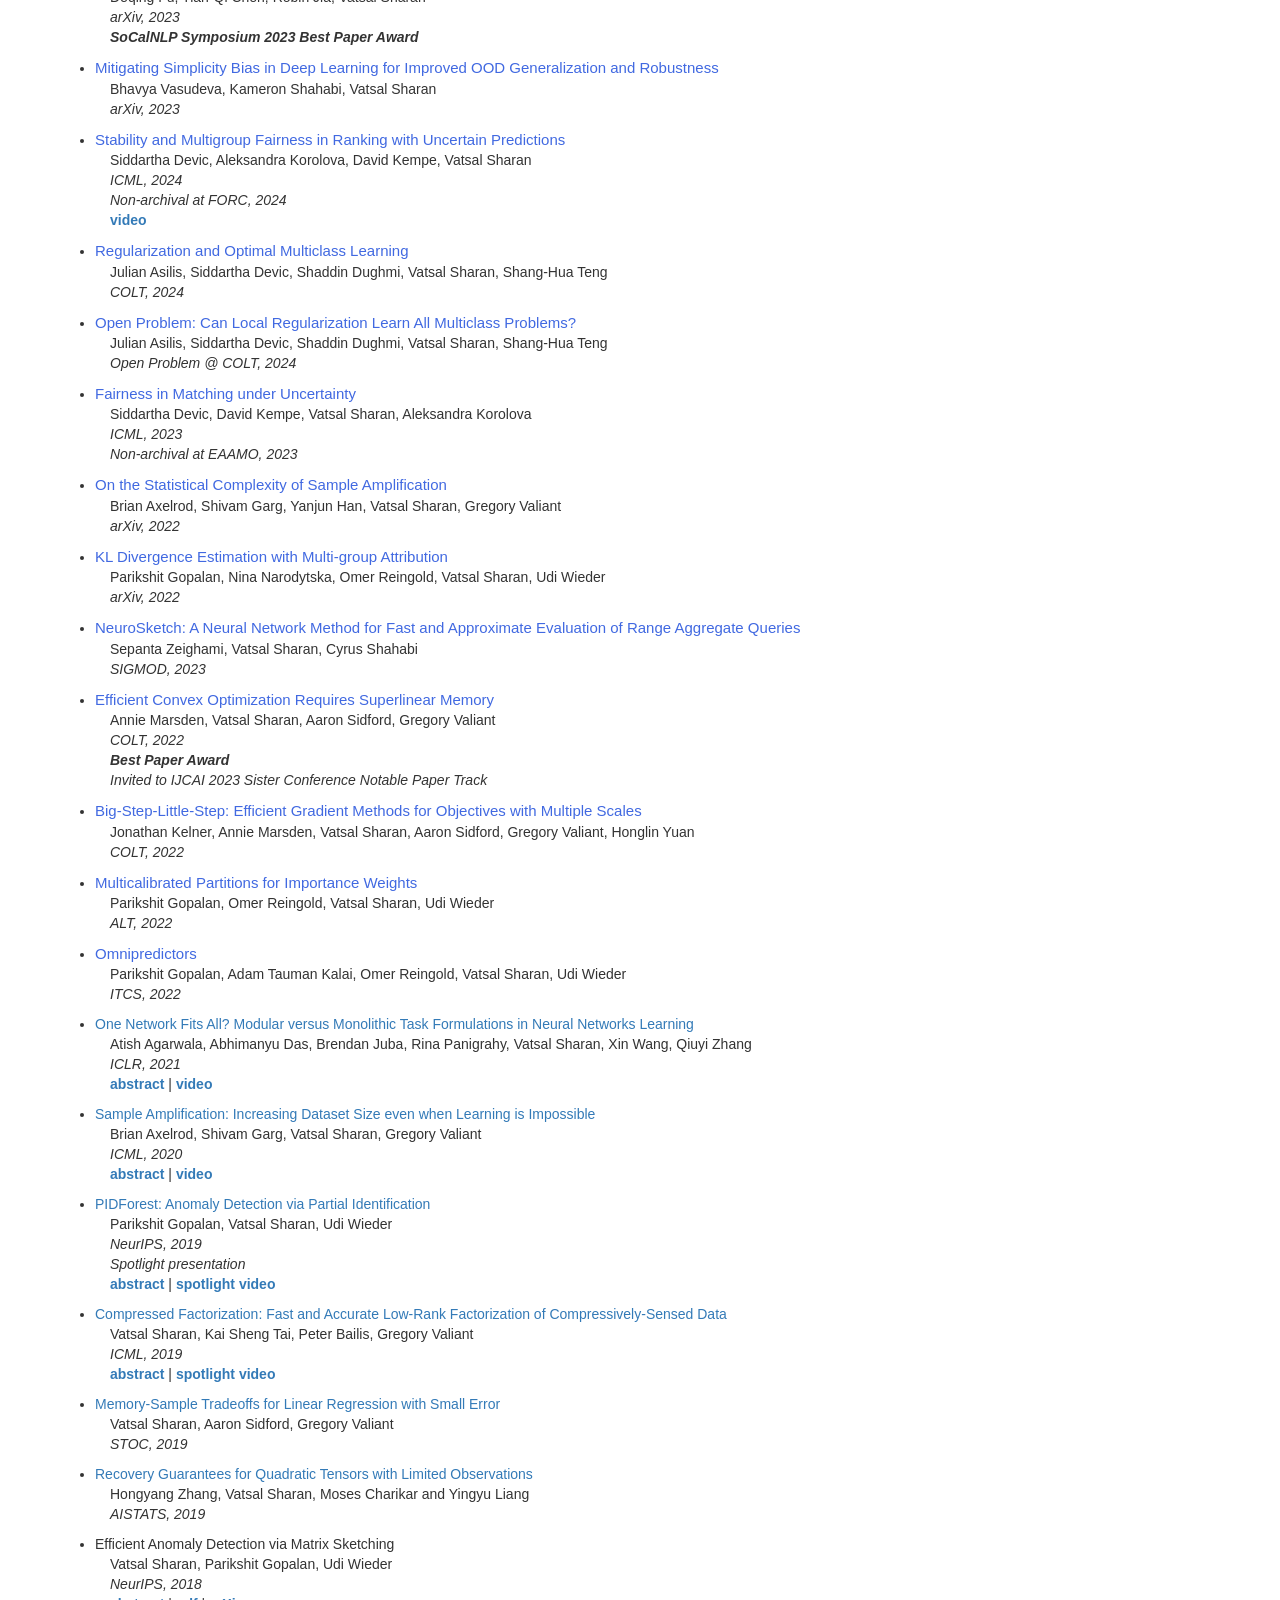
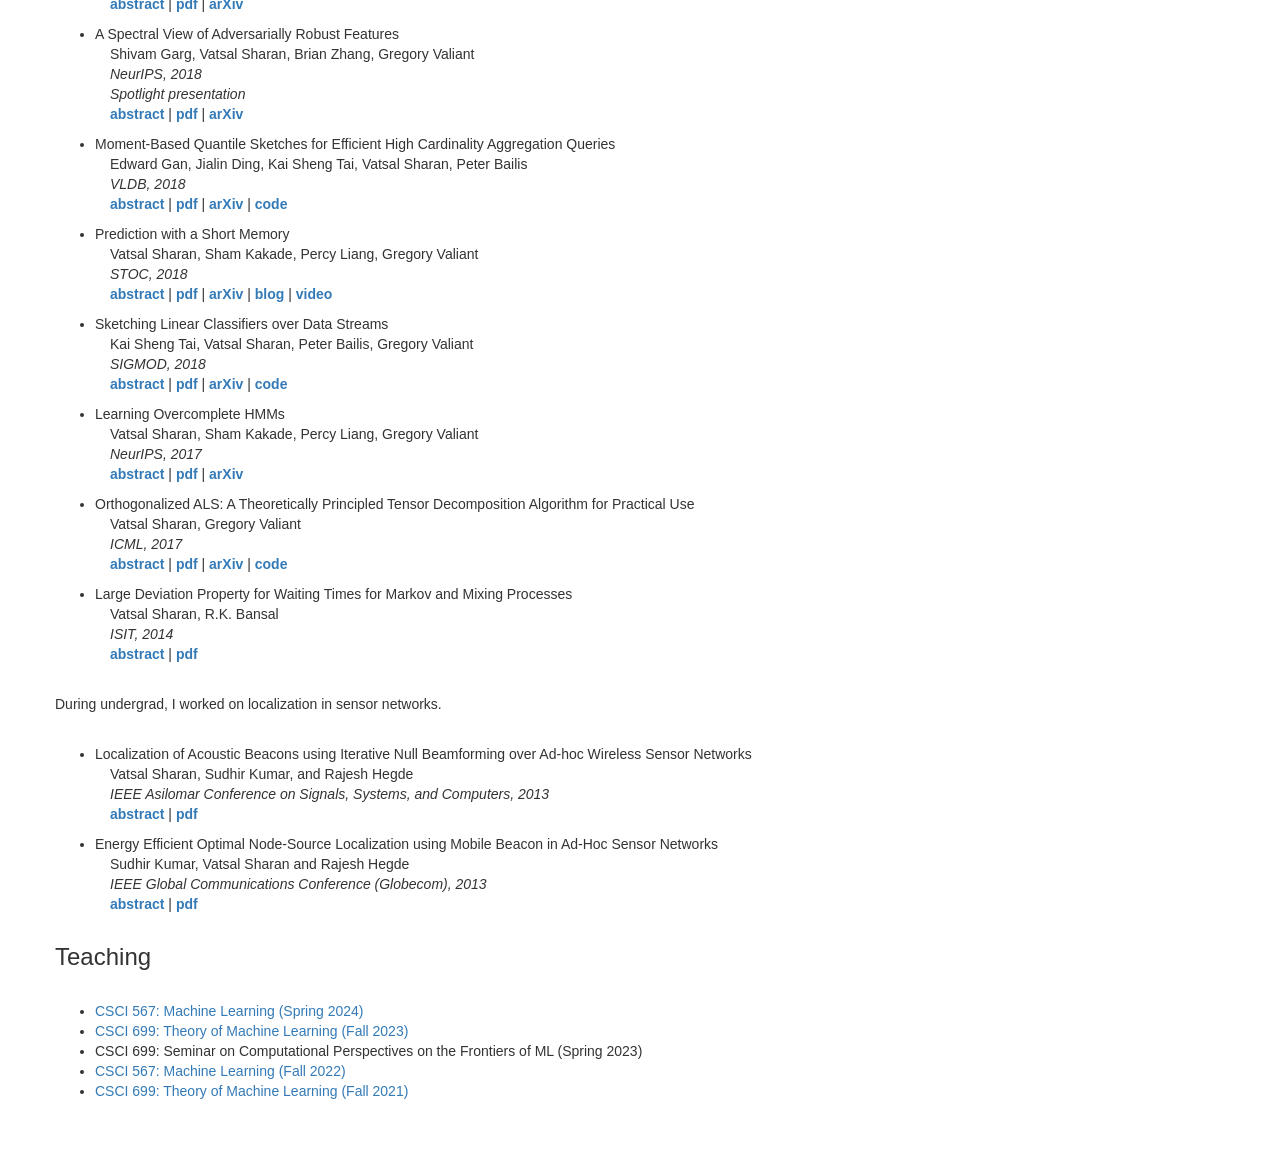
<file: index_edit.html>
<!DOCTYPE html>
<html lang="en">
  <head>

    <meta charset="utf-8">
    <meta http-equiv="X-UA-Compatible" content="IE=edge">
    <meta name="viewport" content="width=device-width, initial-scale=1">
    <!-- The above 3 meta tags *must* come first in the head; any other head content must come *after* these tags -->

    <!-- Bootstrap core CSS -->
    <link href="css/bootstrap.min.css" rel="stylesheet">
    <link href="css/bootstrap-responsive.min.css" rel="stylesheet">
    <link href="css/starter-template.css" rel="stylesheet">

    <title>Vatsal Sharan</title>

  </head>

  <body>
    
    <div class="container">

    	<div class="row">
            <div class="col-lg-12">
                <h1 class="page-header">Vatsal Sharan
                </h1>
            </div>
        </div>

      <div class="row">
        <div class="col-md-2">
		<div class="photo">
	  		<img id="picture" src="docs/vatsal.jpg" style="width:240px;height:280px;" class="photo_pic"/>
		</div>      
		</div>
        <div class="col-md-5 col-md-offset-1">
          <br>
		  <font size="3">
		  <p>Assistant Professor,<br>
		  Thomas Lord Department of Computer Science,<br>
          University of Southern California <br>
		  </p>
		  <p>
          Email: vsharan at usc dot edu
		  </p>
          <p>
          Office: SAL 220
          </p>
		  </font>
		</div>
      </div>
      <div class="voffset1"></div>
      <div class="row">
        <div class="span12">
		<section id="about">

	    <h3>About</h3>

			<p>
            
            
            I'm an assistant professor of computer science at USC. I am a part of the <a href="https://viterbi-web.usc.edu/~cstheory/">Theory Group</a>, <a href="https://mascle.usc.edu/">Machine Learning Center</a> and the <a href="https://live-usc-cais.pantheonsite.io/">Center for AI in Society</a> at USC.
 Previously, I was a postdoc at MIT hosted by <a href="https://people.csail.mit.edu/moitra/">Ankur Moitra</a>. I obtained my Ph.D. from Stanford advised by <a href="http://theory.stanford.edu/~valiant/">Greg Valiant</a>. <br><br>
            
            <!--I work on the foundations of machine learning, and my interests mostly lie in the intersection of machine learning, theoretical computer science and statistics. My research aims to understand fundamental limits for solving learning and estimation tasks given computational and information theoretic constraints, and to use this understanding to develop practical algorithms which are efficient, fair and robust. If you're interested in learning more, here are some questions I've recently been working on:
            -->
            
            I work on the foundations of machine learning, and my interests mostly lie in the intersection of machine learning, theoretical computer science and statistics. The goal of my research is to study and discover the underlying principles which govern learning, and to leverage this understanding to build practical machine learning systems which are more efficient, fair and robust. A large part of my work aims to inspect questions which arise from modern applications and challenges of machine learning. If you're interested in learning more, here are some questions I've recently been working on:
            
            <ul>
                <li>What is the role of computational and statistical constraints in learning and optimization? Are there inherent trade-offs between the amount of memory required for learning or optimization, and the amount of data or computation required? How do we solve learning tasks  with limited data, such as by designing optimal data augmentation and regularization techniques?
                <li>What are appropriate notions of fairness in various domains, and how do we train models which respect these notions? Similarly, how do we ensure trained models are robust, such as when evaluated on data distributions which differ from the original training distribution?
                <li>How can we understand deep neural networks and foundation models in the context of some of the above considerations?
            </ul>
            
            
            My research is supported by an NSF CAREER award (2023), and Amazon Research Awards (2022 and 2024). This support is very gratefully acknowledged.<br><br>

        
            
            <!-- <div style="font-size:15px;font-weight:bold">I'm looking to take Ph.D. students for Fall 2022. If interested, please apply to the CS Ph.D. program at USC and mention my name in your application. I especially encourage members of underrepresented groups in computer science to apply. USC offers some <a href="https://gradadm.usc.edu/lightboxes/us-students-fee-waivers/">fee waivers </a> for eligible applicants.


            
            <br></div>-->
            
            Here is my <a href="docs/Vatsal-Resume.pdf">CV</a>.
		</section>

      <section id="students">
        <h3>Students</h3>  

        I am very lucky to advise the following Ph.D. students:<br><br>

        <ul>

        <li> <a href="https://sid.devic.us/"><b>Siddartha Devic</b></a> (co-advised with <a href="https://www.korolova.com/"><b>Aleksandra Korolova</b>) </li>
        <li> <a href="https://estija.github.io/"><b>Bhavya Vasudeva</b></a> </li>
        <li> <a href="http://www.jasilis.com/"><b>Julian Asilis</b></a> </li>
        <li> <a href="https://sites.google.com/usc.edu/deqingfu"><b>Deqing Fu</b></a> (co-advised with <a href="https://robinjia.github.io/"><b>Robin Jia</b></a>) </li>
        <li> Devansh Gupta</b></a> (co-advised with <a href="https://sites.usc.edu/razaviyayn/"><b>Meisam Razaviyayn</b></a>) </li>
        <li> Spandan Senapati</b></a> (co-advised with <a href="https://haipeng-luo.net/index.html"><b>Haipeng Luo</b></a>) </li>
        <li> <a href="https://kevinzhoutianyi.github.io/"><b>Tianyi Zhou</b></a>  </li>

        </ul>


	  <section id="papers">
	    <h3>Publications</h3>
	    (many papers have alphabetical author ordering)<br><br>
	    <ul>
            
            <li><p><div>
                <span style="color: red;">(new!)</span> <a href="https://arxiv.org/abs/2406.06487" style="font-size:15px;color: #4169E1"> When is Multicalibration Post-Processing Necessary? </a>
            </div>
                <div style="margin-left: 15px;">
                Dutch Hansen, Siddartha Devic, Preetum Nakkiran, Vatsal Sharan
            <br>
            <i>arXiv, 2024</i><br>
            <!--       <a href="https://arxiv.org/abs/2406.06487"><b>arXiv</b></a> | <a href="https://arxiv.org/pdf/2406.06487"><b>pdf</b></a>-->
                </div>
            </p></li>
            
            
            <li><p><div>
                <span style="color: red;">(new!)</span> <a href="https://arxiv.org/abs/2406.03445" style="font-size:15px;color: #4169E1">Pre-trained Large Language Models Use Fourier Features to Compute Addition</a>
            </div>
                <div style="margin-left: 15px;">
                Tianyi Zhou, Deqing Fu, Vatsal Sharan, Robin Jia

            <br>
            <i>arXiv, 2024</i><br>
         <!--   <a href="https://arxiv.org/abs/2406.03445"><b>arXiv</b></a> | <a href="https://arxiv.org/pdf/2406.03445"><b>pdf</b></a>-->
                </div>
            </p></li>
            
            <li><p><div>
                <span style="color: red;">(new!)</span> <a href="https://arxiv.org/abs/2403.06925" style="font-size:15px;color: #4169E1"> Simplicity Bias of Transformers to Learn Low Sensitivity Functions </a>
            </div>
                <div style="margin-left: 15px;">
                Bhavya Vasudeva, Deqing Fu, Tianyi Zhou, Elliott Kau, Youqi Huang, Vatsal Sharan
            <br>
            <i>arXiv, 2024</i><br>
            <!--  <a href="https://arxiv.org/abs/2403.06925"><b>arXiv</b></a> | <a href="https://arxiv.org/pdf/2403.06925"><b>pdf</b></a></a>-->
                </div>
            </p></li>
            
            <li><p><div>
                <span style="color: red;">(new!)</span> <a href="https://arxiv.org/abs/2405.19374" style="font-size:15px;color: #4169E1">Optimal Multiclass U-Calibration Error and Beyond </a>
            </div>
                <div style="margin-left: 15px;">
                Haipeng Luo, Spandan Senapati, Vatsal Sharan

            <br>
            <i>arXiv, 2024</i><br>
          <!--  <a href="https://arxiv.org/abs/2405.19374"><b>arXiv</b></a> | <a href="https://arxiv.org/pdf/2405.19374"><b>pdf</b></a>-->
                </div>
            </p></li>
            
            <li><p><div>
                <span style="color: red;">(new!)</span> <a href="https://arxiv.org/abs/2402.10360" style="font-size:15px;color: #4169E1">Transductive Sample Complexities Are Compact </a>
            </div>
                <div style="margin-left: 15px;">
                Julian Asilis, Siddartha Devic, Shaddin Dughmi, Vatsal Sharan, Shang-Hua Teng

            <br>
            <i>arXiv, 2024</i><br>
        <!--    <a href="https://arxiv.org/abs/2402.10360"><b>arXiv</b></a> | <a href="https://arxiv.org/pdf/2402.10360"><b>pdf</b></a>-->
                </div>
            </p></li>
            
          
            
           
            <li><p> <div>
                <a href="https://arxiv.org/abs/2310.17086" style="font-size:15px;color: #4169E1">  Transformers Learn Higher-Order Optimization Methods for In-Context Learning: A Study with Linear Models</a>
              </div>
                <div style="margin-left: 15px;">
                Deqing Fu, Tian-Qi Chen, Robin Jia, Vatsal Sharan
            <br>
            <i>arXiv, 2023</i><br>
            <i><b> SoCalNLP Symposium 2023 Best Paper Award </b></i><br>
          <!--  <a href="https://arxiv.org/abs/2310.17086"><b>arXiv</b></a> | <a href="https://arxiv.org/pdf/2310.17086.pdf"><b>pdf</b></a>-->
                </div>
            </p></li>
            
            <li><p><div>
                <a href="https://arxiv.org/abs/2310.06161" style="font-size:15px;color: #4169E1">  Mitigating Simplicity Bias in Deep Learning for Improved OOD Generalization and Robustness </a>
            </div>
                <div style="margin-left: 15px;">
                Bhavya Vasudeva, Kameron Shahabi, Vatsal Sharan
            <br>
            <i>arXiv, 2023</i><br>
           <!-- <a href="https://arxiv.org/abs/2310.06161"><b>arXiv</b></a> | <a href="https://arxiv.org/pdf/2310.06161.pdf"><b>pdf</b></a>-->
                </div>
            </p></li>
            
            <li><p><div>
                <a href="https://arxiv.org/abs/2402.09326" style="font-size:15px;color: #4169E1">  Stability and Multigroup Fairness in Ranking with Uncertain Predictions </a>
            </div>
                <div style="margin-left: 15px;">
                Siddartha Devic, Aleksandra Korolova, David Kempe, Vatsal Sharan
            <br>
            <i>ICML, 2024</i><br>
            <i>Non-archival at FORC, 2024</i><br>
          <!--  <a href="https://arxiv.org/abs/2402.09326"><b>arXiv</b></a> | <a href="https://arxiv.org/pdf/2402.09326"><b>pdf</b></a> |-->
            <a href="https://www.youtube.com/watch?v=qCFDnBHfGtk"><b>video</b></a>
                </div>
            </p></li>
            
            
            <li><p><div>
                <a href="https://arxiv.org/abs/2309.13692" style="font-size:15px;color: #4169E1">    Regularization and Optimal Multiclass Learning </a>
            </div>
                <div style="margin-left: 15px;">
                Julian Asilis, Siddartha Devic, Shaddin Dughmi, Vatsal Sharan, Shang-Hua Teng
            <br>
            <i>COLT, 2024</i><br>
           <!-- <a href="https://arxiv.org/abs/2309.13692"><b>arXiv</b></a> | <a href="https://arxiv.org/pdf/2309.13692.pdf"><b>pdf</b></a>-->
                </div> </p></li>
            
            <li><p><div>
                <a href="https://jasilis.com/documents/papers/open-problem-local-regularization.pdf" style="font-size:15px;color: #4169E1">  Open Problem: Can Local Regularization Learn All Multiclass Problems? </a>
            </div>
                <div style="margin-left: 15px;">
                Julian Asilis, Siddartha Devic, Shaddin Dughmi, Vatsal Sharan, Shang-Hua Teng
            <br>
            <i>Open Problem @ COLT, 2024</i><br>
          <!--   <a href="https://jasilis.com/documents/papers/open-problem-local-regularization.pdf"><b>pdf</b></a>-->
                </div></p></li>
            
            <li><p><div><a href="https://arxiv.org/abs/2302.03810" style="font-size:15px;color: #4169E1"> Fairness in Matching under Uncertainty </a>
            </div>
                <div style="margin-left: 15px;">
                Siddartha Devic, David Kempe, Vatsal Sharan, Aleksandra Korolova
            <br>
            <i>ICML, 2023</i><br>
            <i>Non-archival at EAAMO, 2023</i><br>
          <!--  <a href="https://arxiv.org/abs/2302.03810"><b>arXiv</b></a> | <a href="https://arxiv.org/pdf/2302.03810.pdf"><b>pdf</b></a>-->
                </div></p></li>
            
            <li><p><div>   <a href="https://arxiv.org/abs/2201.04315" style="font-size:15px;color: #4169E1">On the Statistical Complexity of Sample Amplification </a>
            </div>
                <div style="margin-left: 15px;">
            Brian Axelrod, Shivam Garg, Yanjun Han, Vatsal Sharan, Gregory Valiant
            <br>
            <i>arXiv, 2022</i><br>
           <!-- <a href="https://arxiv.org/abs/2201.04315"><b>arXiv</b></a> | <a href="https://arxiv.org/pdf/2201.04315.pdf"><b>pdf</b></a>-->
                </div>
            </p></li>
            
            <li><p><div>
                <a href="https://arxiv.org/abs/2202.13576" style="font-size:15px;color: #4169E1"> KL Divergence Estimation with Multi-group Attribution </a>
            </div>
                <div style="margin-left: 15px;">
                Parikshit Gopalan, Nina Narodytska, Omer Reingold, Vatsal Sharan, Udi Wieder
            <br>
            <i>arXiv, 2022</i><br>
          <!--  <a href="https://arxiv.org/abs/2202.13576"><b>arXiv</b></a> | <a href="https://arxiv.org/pdf/2202.13576.pdf"><b>pdf</b></a>-->
                </div>
            </p></li>
            
            <li><p><div> <a href="https://arxiv.org/abs/2211.10832" style="font-size:15px;color: #4169E1" style="font-size:15px;color: #4169E1">NeuroSketch: A Neural Network Method for Fast and Approximate Evaluation of Range Aggregate Queries </a>
            </div>
                <div style="margin-left: 15px;">
                Sepanta Zeighami, Vatsal Sharan, Cyrus Shahabi
            <br>
            <i>SIGMOD, 2023</i><br>
           <!-- <a href="https://arxiv.org/abs/2211.10832"><b>arXiv</b></a> | <a href="https://arxiv.org/pdf/2211.10832.pdf"><b>pdf</b></a>-->
                </div>
            </p></li>


            <li><p><div style="font-size:15px"> <a href="https://arxiv.org/abs/2203.15260" style="font-size:15px;color: #4169E1"> Efficient Convex Optimization Requires Superlinear Memory </a>
            </div>
                <div style="margin-left: 15px;">
            Annie Marsden, Vatsal Sharan, Aaron Sidford, Gregory Valiant
            <br>
            <i>COLT, 2022</i><br>
            <i><b> Best Paper Award </b> </i><br>
            <i>Invited to IJCAI 2023 Sister Conference Notable Paper Track</i><br>
          <!--  <a href="https://arxiv.org/abs/2203.15260"><b>arXiv</b></a> | <a href="https://arxiv.org/pdf/2203.15260.pdf"><b>pdf</b></a>-->
                </div>
            </p></li>

            

            <li><p><div style="font-size:15px"> <a href="https://arxiv.org/abs/2111.03137" style="font-size:15px;color: #4169E1"> Big-Step-Little-Step: Efficient Gradient Methods for Objectives with Multiple Scales </a>
            </div>
                <div style="margin-left: 15px;">
            Jonathan Kelner, Annie Marsden, Vatsal Sharan, Aaron Sidford, Gregory Valiant, Honglin Yuan
            <br>
            <i>COLT, 2022</i><br>
           <!-- <a href="https://arxiv.org/abs/2111.03137"><b>arXiv</b></a> | <a href="https://arxiv.org/pdf/2111.03137.pdf"><b>pdf</b></a> -->
                </div>
            </p></li>
            
            <li><p><div> <a href="https://arxiv.org/abs/2103.05853" style="font-size:15px;color: #4169E1"> Multicalibrated Partitions for Importance Weights </a>
            </div>
                <div style="margin-left: 15px;">
            Parikshit Gopalan, Omer Reingold, Vatsal Sharan, Udi Wieder
            <br>
            <i>ALT, 2022</i><br>
       <!--     <a href="https://arxiv.org/abs/2103.05853"><b>arXiv</b></a> | <a href="https://arxiv.org/pdf/2103.05853.pdf"><b>pdf</b></a> -->
                </div>
            </p></li>

            <li><p><div> <a href="https://arxiv.org/pdf/2109.05389" style="font-size:15px;color: #4169E1"> Omnipredictors </a>
            </div>
                <div style="margin-left: 15px;">
            Parikshit Gopalan, Adam Tauman Kalai, Omer Reingold, Vatsal Sharan, Udi Wieder
            <br>
            <i>ITCS, 2022</i><br>
        <!--    <a href="https://arxiv.org/pdf/2109.05389"><b>arXiv</b></a> | <a href="https://arxiv.org/pdf/2109.05389.pdf"><b>pdf</b></a> -->
                </div>
            </p></li>

            <li><p><div> <a href="https://arxiv.org/abs/2103.15261"> One Network Fits All? Modular versus Monolithic Task Formulations in Neural Networks 
                Learning </a></div>
                <div style="margin-left: 15px;">
                Atish Agarwala, Abhimanyu Das, Brendan Juba, Rina Panigrahy, Vatsal Sharan, Xin Wang, Qiuyi Zhang<br>
                <i>ICLR, 2021</i><br>
                 <a data-toggle="collapse" href="#collapseExample_deep"><b>abstract</b></a></b></a> |
            <!-- <a href="https://arxiv.org/abs/2103.15261"><b>arXiv</b></a> | <a href="https://arxiv.org/pdf/2103.15261.pdf"><b>pdf</b></a> | -->
             <a href="https://iclr.cc/virtual/2021/poster/3253"><b>video</b></a> 
                </div>
                </p></li>
            
            <div class="collapse space justify" id="collapseExample_deep">
               Can deep learning solve multiple, very different tasks simultaneously? We investigate this question in this work, and do a systematic study of how the properties of the underlying tasks affect the ability of a single neural network to learn them jointly. We present theoretical and empirical findings that neural networks are capable of learning multiple tasks when these tasks are naturally clustered and well-separated. We also show that multi-task learning can be provably hard---even though the individual tasks are easy to learn---in settings where such a natural separation does not exist, and validate this through experiments.<br><br>
            </div>
            
	    	<li><p><div> <a href="https://arxiv.org/abs/1904.12053"> Sample Amplification: Increasing Dataset Size even when Learning is Impossible</div> </a>
                <div style="margin-left: 15px;">
                    Brian Axelrod, Shivam Garg, Vatsal Sharan, Gregory Valiant<br>
		 	<i>ICML, 2020 </i><br>
		 	<a data-toggle="collapse" href="#collapseExample_sample"><b>abstract</b></a> | 
		 	<!--<a href="https://arxiv.org/pdf/1904.12053.pdf"><b>pdf</b></a> | <a href="https://arxiv.org/abs/1904.12053"><b>arXiv</b></a> | -->
		 	<a data-toggle="collapse" href="#video2"><b>video</b></a>
                </div>
		 	</p></li>

		 	<div class="collapse space justify" id="collapseExample_sample">
			   <i>Is learning a distribution always necessary for generating new samples from the distribution?</i> We introduce the problem of "sample amplification": given <i>n</i> independent draws from a distribution, <i>D</i> , to what extent is it possible to output a set of <i>m > n </i>  datapoints that are indistinguishable from <i>m</i>  i.i.d. draws from <i>D</i> ? Curiously, we show that nontrivial amplification is often possible in the regime where <i>n</i>  is too small to learn <i>D</i>  to any nontrivial accuracy.<br><br>
			</div>
            
            <div class="collapse space justify" id="video2">
                Jump to 50:00 (or topic #27) in this <a href="https://slideslive.com/38922033/machine-learning-with-guarantees-1">video</a>.<br>
            </div>
            
            <li><p><div>  <a href="https://arxiv.org/abs/1912.03582"> PIDForest: Anomaly Detection via Partial Identification </a> </div>
                <div style="margin-left: 15px;">
                    Parikshit Gopalan, Vatsal Sharan, Udi Wieder<br>
                <i> NeurIPS, 2019</i><br>
                <i> Spotlight presentation</i><br>
                <a data-toggle="collapse" href="#collapseExample2"><b>abstract</b></a> | 
              <!--  <a href="https://arxiv.org/pdf/1912.03582.pdf"><b>pdf</b></a> | <a href="https://arxiv.org/abs/1912.03582"><b>arXiv</b></a> | <a href="https://github.com/vatsalsharan/pidforest"><b>code</b></a> | -->
              <a data-toggle="collapse" href="#video1"><b>spotlight video</b></a>
                </div>
                </p></li>
            
            <div class="collapse space justify" id="collapseExample2">
                We propose a definition of an anomaly that captures the intuition that anomalies are easy to distinguish from the overwhelming majority of points by relatively few attribute values: we call this partial identification. Formalizing this intuition, we propose a geometric anomaly measure for a point that we call PIDScore, which measures for the minimum density of data points over all subcubes containing the point. We present PIDForest: a random forest based algorithm that finds anomalies based on this definition, and show that it performs favorably in comparison to several popular anomaly detection methods, across a broad range of benchmarks.<br><br>
            </div>
            
            <div class="collapse space justify" id="video1">
                Jump to 35:30 (or topic #47) in this <a href="https://slideslive.com/38921752/track-3-session-3">video</a>.<br>
            </div>
            
            <li><p><div><a href="https://arxiv.org/abs/1706.08146"> Compressed Factorization: Fast and Accurate Low-Rank Factorization of Compressively-Sensed Data </a> </div>
                <div style="margin-left: 15px;">
                    Vatsal Sharan, Kai Sheng Tai, Peter Bailis, Gregory Valiant</i><br>
                <i>ICML, 2019 </i><br>
                <a data-toggle="collapse" href="#collapseExample3"><b>abstract</b></a> | 
                <!--<a href="https://arxiv.org/pdf/1706.08146.pdf"><b>pdf</b></a> | <a href="https://arxiv.org/abs/1706.08146"><b>arXiv</b></a> | <a href="https://github.com/kaishengtai/compressed-factorization"><b>code</b></a> | -->
                <a data-toggle="collapse" href="#video3"><b>spotlight video</b></a>
                </div>
                </p></li>
            
            <div class="collapse space justify" id="collapseExample3">
                What learning algorithms can be run directly on compressively-sensed data? If we compress a high dimensional matrix via a random projection, then what is the relationship between the factors of the original matrix and the factors of the compressed matrix? While it is well-known that random projections preserve a number of geometric properties of a dataset, this work shows that random projections can also preserve certain solutions to non-convex, NP-Hard problems like non-negative matrix factorization---both in theory and in practice.<br><br>
            </div>
            
            <div class="collapse space justify" id="video3">
                Jump to 53:20 in this <a href="https://slideslive.com/38917770/optimization">video</a>.<br>
            </div>
 
            
            <li><p><div><a href="https://arxiv.org/abs/1904.08544"> Memory-Sample Tradeoffs for Linear Regression with Small Error</a> </div>
                <div style="margin-left: 15px;">
                    Vatsal Sharan, Aaron Sidford, Gregory Valiant<br>
                <i>STOC, 2019</i><br>
            <!--    <a data-toggle="collapse" href="#collapseExample4"><b>abstract</b></a> | 
                <a href="https://arxiv.org/pdf/1904.08544.pdf"><b>pdf</b></a> | <a href="https://arxiv.org/abs/1904.08544"><b>arXiv</b></a>-->
                </div>
                </p></li>
            
            <div class="collapse space justify" id="collapseExample4">
                What is the role of memory in continuous optimization and learning? Are there inherent trade-offs between the available memory and the data requirement? Is it possible to achieve the sample complexity of second-order optimization methods with significantly less memory? We raise these questions, and show the first nontrivial lower bounds for linear regression with super-linear memory: we show that there is a gap between the sample complexity of algorithms with quadratic memory and that of any algorithm with sub-quadratic memory. <br><br>
            </div>
            
            <li><p><div><a href="https://arxiv.org/abs/1811.00148">Recovery Guarantees for Quadratic Tensors with Limited Observations</a></div>
                <div style="margin-left: 15px;">
                    Hongyang Zhang, Vatsal Sharan, Moses Charikar and Yingyu Liang<br>
                <i>AISTATS, 2019</i><br>
            <!--    <a data-toggle="collapse" href="#collapseExample5"><b>abstract</b></a> | <a href="https://arxiv.org/pdf/1811.00148.pdf"><b>pdf</b></a> | <a href="https://arxiv.org/abs/1811.00148"><b>arXiv</b></a>-->
                </div>
                </p></li>
            
            <div class="collapse space justify" id="collapseExample5">
               We consider the tensor completion problem of predicting the missing entries of a tensor. The commonly used CP model has a triple product form, but an alternate family of quadratic models which are the sum of pairwise products instead of a triple product have emerged from applications such as recommendation systems. Non-convex methods are the method of choice for learning quadratic models, and this work studies their sample complexity and error guarantees via theoretical results and experiments on real and synthetic data.<br><br>
            </div>
            
            <li><p><div>Efficient Anomaly Detection via Matrix Sketching</div>
                <div style="margin-left: 15px;">
                    Vatsal Sharan, Parikshit Gopalan, Udi Wieder</i><br>
                <i>NeurIPS, 2018</i><br>
                <a data-toggle="collapse" href="#collapseExample6"><b>abstract</b></a> | <a href="https://arxiv.org/pdf/1804.03065.pdf"><b>pdf</b></a> | <a href="https://arxiv.org/abs/1804.03065"><b>arXiv</b></a>
                </div>
                </p></li>
            
            <div class="collapse space justify" id="collapseExample6">
                PCA based anomaly scores are commonly used for finding anomalies in high-dimensional data. The naive algorithms for computing these scores explicitly compute the PCA of the covariance matrix which uses space quadratic in the dimensionality of the data. Using matrix sketching tools and new matrix perturbation inequalities, we give the first streaming algorithms for computing these scores that use space that is linear or sublinear in the dimension.<br><br>
            </div>
            
            <li><p><div>A Spectral View of Adversarially Robust Features</div>
                <div style="margin-left: 15px;">
                    Shivam Garg, Vatsal Sharan, Brian Zhang, Gregory Valiant</i><br>
                <i>NeurIPS, 2018</i><br>
                <i>Spotlight presentation</i><br>
                <a data-toggle="collapse" href="#collapseExample7"><b>abstract</b></a> | <a href="https://arxiv.org/pdf/1811.06609.pdf"><b>pdf</b></a> | <a href="https://arxiv.org/abs/1811.06609"><b>arXiv</b></a>
                </div>
                </p></li>
            
            <div class="collapse space justify" id="collapseExample7">
                Despite a surge of recent effort, there is still much that we do not understand about why models are vulnerable to adversarial perturbations, or how to reduce this vulnerability. In this work, we introduce the simpler, intermediate task of learning a set of "robust features"---features which are stable to adversarial perturbations. These features can subsequently be used as inputs to a classifier, which will then inherit the robustness properties. We propose one approach to constructing robust features, which leverages a tight connection between robustness and spectral properties of the neighbourhood graph of the data.<br><br>
            </div>
            
            <li><p><div>Moment-Based Quantile Sketches for Efficient High Cardinality Aggregation Queries</div>
                <div style="margin-left: 15px;">
                    Edward Gan, Jialin Ding, Kai Sheng Tai, Vatsal Sharan, Peter Bailis</i><br>
                <i>VLDB, 2018</i><br>
                <a data-toggle="collapse" href="#collapseExample8"><b>abstract</b></a> | <a href="https://arxiv.org/pdf/1803.01969.pdf"><b>pdf</b></a> | <a href="https://arxiv.org/abs/1803.01969"><b>arXiv</b></a> | <a href="https://github.com/stanford-futuredata/msketch"><b>code</b></a>
                </div>
                </p></li>
            
            <div class="collapse space justify" id="collapseExample8">
                We propose a compact and efficiently mergeable sketch for answering quantile queries on a dataset. This data structure, which we refer to as the moments sketch, operates with a small memory footprint (200 bytes) and achieves computationally efficient (50ns) merges by tracking only a set of summary statistics, notably the sample moments.<br><br>
            </div>
            
            <li><p><div>Prediction with a Short Memory</div>
                <div style="margin-left: 15px;">
                    Vatsal Sharan, Sham Kakade, Percy Liang, Gregory Valiant</i><br>
                <i>STOC, 2018</i><br>
                <a data-toggle="collapse" href="#collapseExample9"><b>abstract</b></a> | <a href="https://arxiv.org/pdf/1612.02526.pdf"><b>pdf</b></a> | <a href="https://arxiv.org/abs/1612.02526"><b>arXiv</b></a> | <a href="https://theorydish.blog/2017/11/29/prediction-with-a-short-memory/"><b>blog</b></a> | <a href="https://www.youtube.com/watch?v=-Lhmr9vqjrE&t=5s"><b>video</b></a>
                </div>
                </p></li>
            
            <div class="collapse space justify" id="collapseExample9">
                When is it necessary to remember significant information from the distant past to make good predictions about the future in sequential prediction tasks? How do we consolidate and reference memories about the past in order to predict the future? This work studies these questions, and the findings are perhaps counterintuitive: we show that a simple (Markov) model which bases its predictions on only the most recent observations and the statistics of short windows, can  achieve small error on average with respect to a large class of sequences, such as those generated by Hidden Markov Models (HMMs). This shows that long-term memory may not be necessary for making good predictions on average, even on sequences generated by complex processes that have long-range dependencies.<br><br>
            </div>
            
            <li><p><div>Sketching Linear Classifiers over Data Streams</div>
                <div style="margin-left: 15px;">
                    Kai Sheng Tai, Vatsal Sharan, Peter Bailis, Gregory Valiant</i><br>
                <i>SIGMOD, 2018</i><br>
                <a data-toggle="collapse" href="#collapseExample10"><b>abstract</b></a> | <a href="https://arxiv.org/pdf/1711.02305.pdf"><b>pdf</b></a> | <a href="https://arxiv.org/abs/1711.02305"><b>arXiv</b></a> | <a href="https://github.com/stanford-futuredata/wmsketch"><b>code</b></a>
                </div>
                </p></li>
            
            <div class="collapse space justify" id="collapseExample10">
                We introduce a new sub-linear space sketch---the Weight-Median Sketch---for learning compressed linear classifiers over data streams while supporting the efficient recovery of large-magnitude weights in the classifier. The Weight-Median Sketch adopts the core data structure used in the Count-Sketch, but, instead of sketching counts, it captures sketched gradient updates to the model parameters. We establishes recovery guarantees for our sketch and demonstrate empirical improvements in memory-accuracy trade-offs over alternative memory-budgeted methods. <br><br>
            </div>
            
            <li><p><div>Learning Overcomplete HMMs</div>
                <div style="margin-left: 15px;">
                    Vatsal Sharan, Sham Kakade, Percy Liang, Gregory Valiant</i><br>
                <i>NeurIPS, 2017</i><br>
            <a data-toggle="collapse" href="#collapseExample11"><b>abstract</b></a> | <a href="https://arxiv.org/pdf/1711.02309.pdf"><b>pdf</b></a> | <a href="https://arxiv.org/abs/1711.02309"><b>arXiv</b></a>
                </div> </p></li>
            
            <div class="collapse space justify" id="collapseExample11">
                We study the problem of learning overcomplete HMMs---those that have many hidden states but a small output alphabet. Despite having significant practical importance, such HMMs are poorly understood with no known positive or negative results for efficient learning. In this paper, we present several new results---both positive and negative---which help define the boundaries between the tractable and intractable settings. <br><br>
            </div>
            
            <li><p><div>Orthogonalized ALS: A Theoretically Principled Tensor Decomposition Algorithm for Practical Use
            </div>
                <div style="margin-left: 15px;">
                    Vatsal Sharan, Gregory Valiant</i><br>
            <i>ICML, 2017</i><br>
            <a data-toggle="collapse" href="#collapseExample12"><b>abstract</b></a> | <a href="https://arxiv.org/pdf/1703.01804.pdf"><b>pdf</b></a> | <a href="https://arxiv.org/abs/1703.01804"><b>arXiv</b></a> | <a href="https://vatsalsharan.github.io/orth-als.html"><b>code</b></a>
                </div> </p></li>
            
            <div class="collapse space justify" id="collapseExample12">
                The popular Alternating Least Squares (ALS) algorithm for tensor decomposition is efficient and easy to implement, but often converges to poor local optima. We propose a modification of the ALS approach that is as efficient as standard ALS, but provably recovers the true factors with random initialization under standard incoherence assumptions on the factors of the tensor. We demonstrate the significant practical superiority of our approach over traditional ALS on a variety of synthetic and real-world tasks. <br><br>
            </div>
            
            <li><p><div>Large Deviation Property for Waiting Times for Markov and Mixing Processes
            </div>
                <div style="margin-left: 15px;">
                    Vatsal Sharan, R.K. Bansal</i><br>
            <i>ISIT, 2014</i><br>
            <a data-toggle="collapse" href="#collapseExample13"><b>abstract</b></a> | <a href="https://vatsalsharan.github.io/isit.pdf"><b>pdf</b></a>
                </div>  </p></li>
            
            <div class="collapse space justify" id="collapseExample13">
                We show a concentration theorem for the waiting time until the opening string in the realization of a random process first appears in an independent realization of the same or a different process.<br><br>
            </div>
            
            </ul>
            <br>
            During undergrad, I worked on localization in sensor networks.<br><br>
            <ul>
            <li><p><div>Localization of Acoustic Beacons using Iterative Null Beamforming over Ad-hoc Wireless Sensor Networks
            </div>
                <div style="margin-left: 15px;">
                    Vatsal Sharan, Sudhir Kumar, and Rajesh Hegde<br>
            <i>IEEE Asilomar Conference on Signals, Systems, and Computers, 2013</i><br>
            <a data-toggle="collapse" href="#collapseExample14"><b>abstract</b></a> | <a href="https://vatsalsharan.github.io/asilomar.pdf"><b>pdf</b></a>
                </div>  </p></li>
            
            <div class="collapse space justify" id="collapseExample14">
                We propose an iterative method to localize and separate multiple audio beacons using the principle of null beam forming.<br><br>
            </div>
            
            <li><p><div>Energy Efficient Optimal Node-Source Localization using Mobile Beacon in Ad-Hoc Sensor Networks
            </div>
                <div style="margin-left: 15px;">
                    Sudhir Kumar, Vatsal Sharan and Rajesh Hegde<br>
            <i>IEEE Global Communications Conference (Globecom), 2013</i><br>
            <a data-toggle="collapse" href="#collapseExample15"><b>abstract</b></a> | <a href="https://vatsalsharan.github.io/globecom.pdf"><b>pdf</b></a>              </div>   </p></li>
            
            <div class="collapse space justify" id="collapseExample15">
                We propose a single mobile beacon based method to localize nodes using the principle of maximum power reception.<br><br>
            </div>

            </ul>

        

	  </section>
      
      <section id="teaching">
      <h3>Teaching</h3><br>
      
      <ul>
          <li> <a href="https://vatsalsharan.github.io/spring24.html">CSCI 567: Machine Learning (Spring 2024) </a>
          <li> <a href="https://vatsalsharan.github.io/fall23.html">CSCI 699: Theory of Machine Learning (Fall 2023) </a>
          <li> CSCI 699: Seminar on Computational Perspectives on the Frontiers of ML (Spring 2023)
          <li> <a href="https://vatsalsharan.github.io/fall22.html">CSCI 567: Machine Learning (Fall 2022) </a>
          <li> <a href="https://vatsalsharan.github.io/fall21.html">CSCI 699: Theory of Machine Learning (Fall 2021) </a>
	 </ul>
     
     <br><br><br>
     
	</div>
      </div>
    </div>
  
    <script type="text/javascript" src="https://code.jquery.com/jquery-1.11.3.min.js"></script>

    <!-- Bootstrap core JavaScript
    ================================================== -->
    <!-- Placed at the end of the document so the pages load faster -->
    <script src="https://ajax.googleapis.com/ajax/libs/jquery/1.11.3/jquery.min.js"></script>
    <script src="js/bootstrap.min.js"></script>
    
  </body>
</html>
</file>
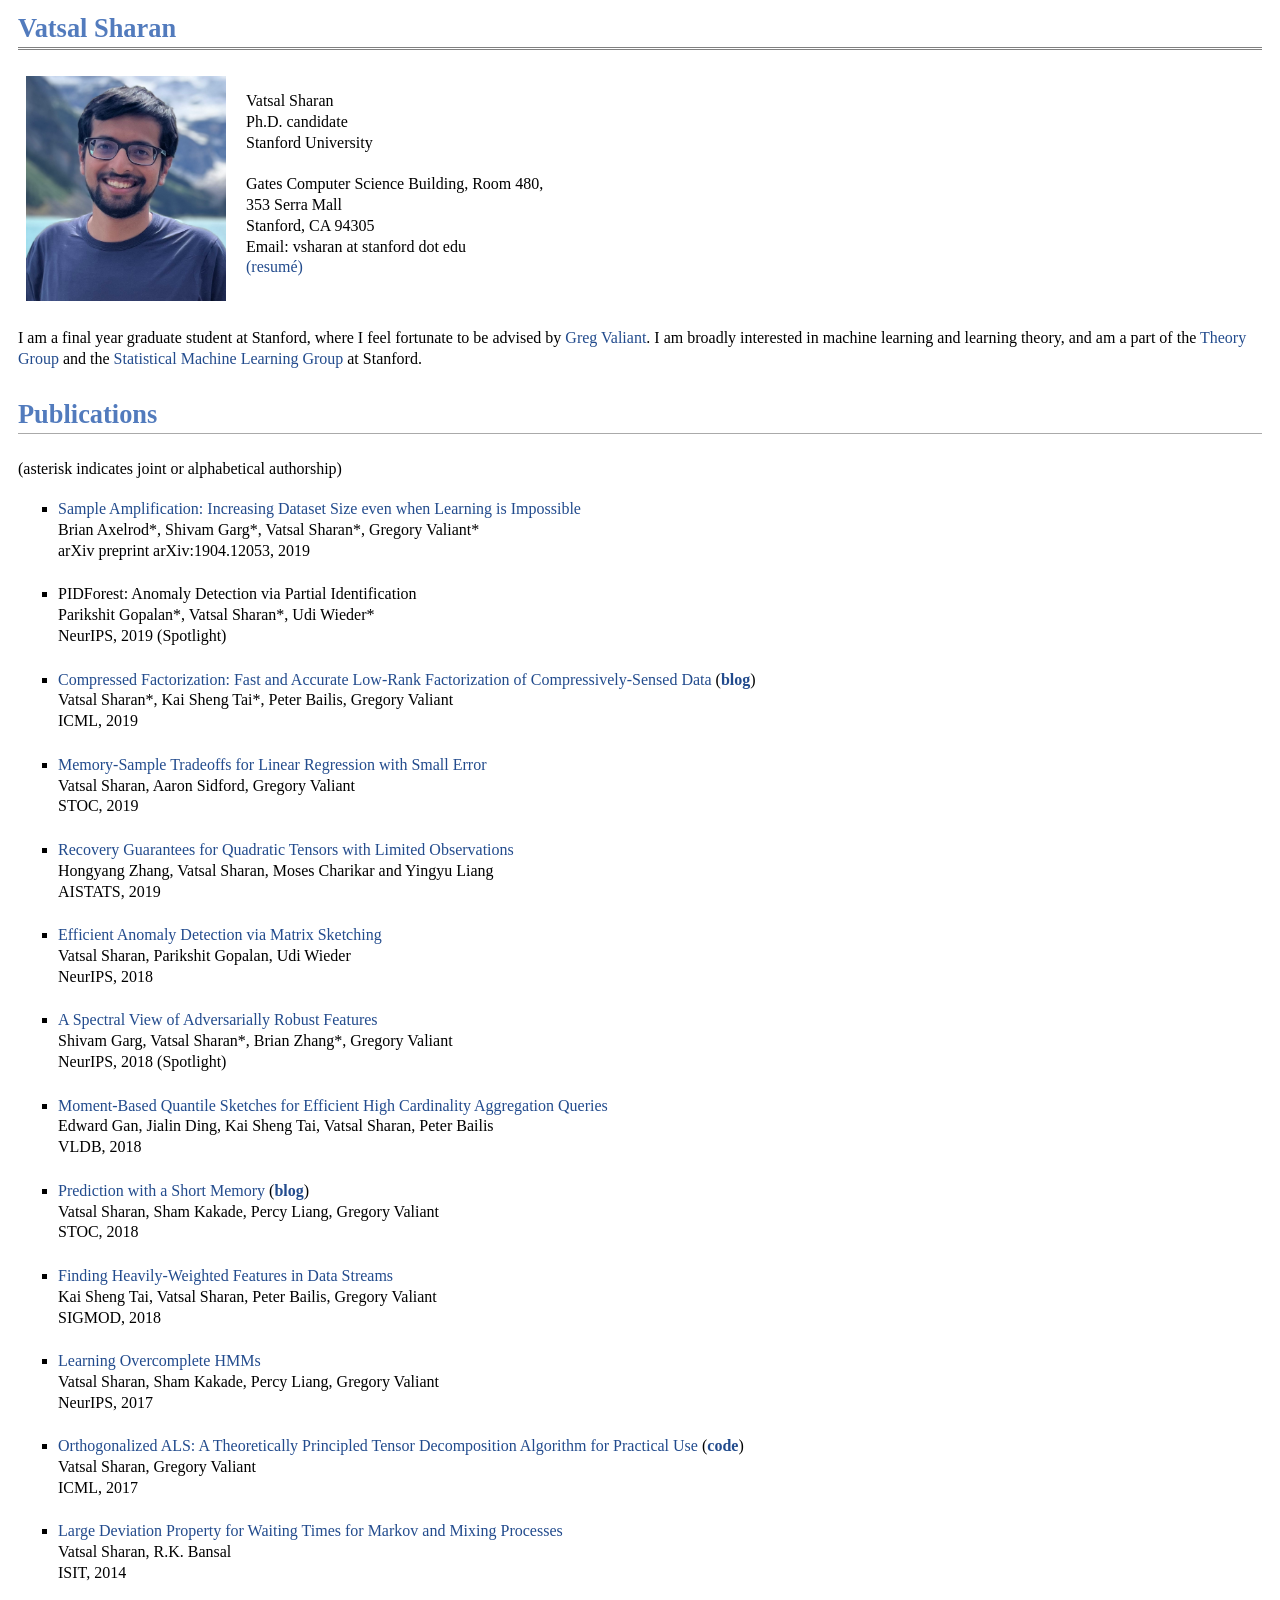
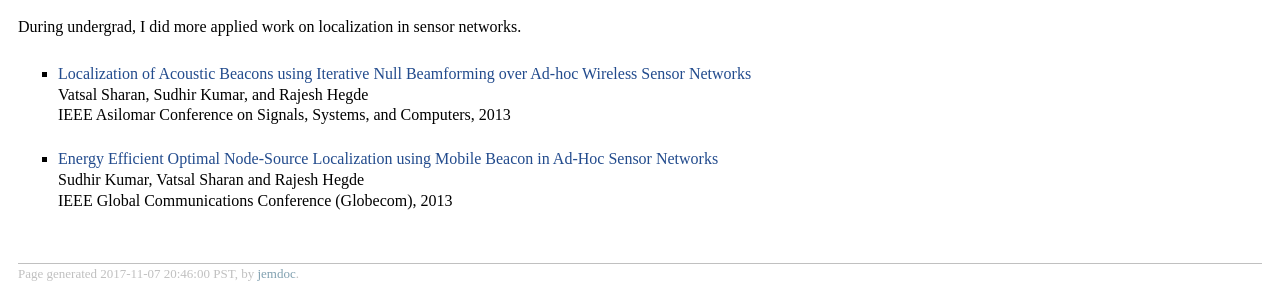
<file: old.html>
<!DOCTYPE html PUBLIC "-//W3C//DTD XHTML 1.1//EN"
  "http://www.w3.org/TR/xhtml11/DTD/xhtml11.dtd">
<html xmlns="http://www.w3.org/1999/xhtml" xml:lang="en">
<head>
<meta name="generator" content="jemdoc, see http://jemdoc.jaboc.net/" />
<meta http-equiv="Content-Type" content="text/html;charset=utf-8" />
<link rel="stylesheet" href="jemdoc.css" type="text/css" />
<title>Vatsal Sharan</title>
</head>
<body>
<table summary="Table for page layout." id="tlayout">
<tr valign="top">
<td id="layout-content">
<div id="toptitle">
<h1>Vatsal Sharan</h1>
</div>
<table class="imgtable"><tr><td>
<img src="vatsal.jpg" alt="Photo" width="200px" height="225px" />&nbsp;</td>
<td align="left"><p>Vatsal Sharan<br />
Ph.D. candidate<br />
Stanford University<br />
<br />
Gates Computer Science Building, Room 480,<br />
353 Serra Mall<br />
Stanford, CA 94305<br />
Email: vsharan at stanford dot edu<br />
<a href="http://web.stanford.edu/~vsharan/Vatsal-Resume.pdf">(resum&eacute;)
</a></p>
</td></tr></table>
<p><br />
I am a final year graduate student at Stanford, where I feel fortunate to be advised by <a href="http://theory.stanford.edu/~valiant/">Greg Valiant</a>. I am broadly interested in machine learning and learning theory, and am a part of the <a href="http://theory.stanford.edu/main/index.shtml">Theory Group</a> and the <a href="http://statsml.stanford.edu/">Statistical Machine Learning Group</a> at Stanford.
<br /></p>
<h1>Publications</h1>
<br>
(asterisk indicates joint or alphabetical authorship)
<br>
<br>
<ul>
    <li><p><a href="https://arxiv.org/abs/1904.12053">Sample Amplification: Increasing Dataset Size even when Learning is Impossible
    </a> <br />
    Brian Axelrod*, Shivam Garg*, Vatsal Sharan*, Gregory Valiant*<br />
    arXiv preprint arXiv:1904.12053, 2019
    <br /></p>
    <br>
    </li>
    <li><p>PIDForest: Anomaly Detection via Partial Identification<br />
    Parikshit Gopalan*, Vatsal Sharan*, Udi Wieder*<br />
    NeurIPS, 2019 (Spotlight)
    <br /></p>
    <br>
    </li>
    <li><p><a href="https://arxiv.org/abs/1706.08146">Compressed Factorization: Fast and Accurate Low-Rank Factorization of Compressively-Sensed Data
    </a> (<a href="http://dawn.cs.stanford.edu/2017/08/29/taba/"><b>blog</b></a>)<br />
    Vatsal Sharan*, Kai Sheng Tai*, Peter Bailis, Gregory Valiant<br />
    ICML, 2019
    <br /></p>
    <br>
    </li>
    <li><p><a href="https://arxiv.org/abs/1904.08544">Memory-Sample Tradeoffs for Linear Regression with Small Error
    </a> <br />
    Vatsal Sharan, Aaron Sidford, Gregory Valiant<br />
    STOC, 2019
    <br /></p>
    <br>
    </li>
    <li><p><a href="https://arxiv.org/abs/1811.00148">Recovery Guarantees for Quadratic Tensors with Limited Observations
    </a> <br />
    Hongyang Zhang, Vatsal Sharan, Moses Charikar and Yingyu Liang <br />
    AISTATS, 2019
    <br /></p>
    <br>
    </li>
    <li><p><a href="https://arxiv.org/abs/1804.03065">Efficient Anomaly Detection via Matrix Sketching
    </a> <br />
    Vatsal Sharan, Parikshit Gopalan, Udi Wieder<br />
    NeurIPS, 2018
    <br /></p>
    <br>
    </li>
    <li><p><a href="https://arxiv.org/abs/1811.06609">A Spectral View of Adversarially Robust Features </a> <br />
        Shivam Garg, Vatsal Sharan*, Brian Zhang*, Gregory Valiant<br />
        NeurIPS, 2018 (Spotlight)
        <br /></p>
        <br>
    </li>
    <li><p><a href="https://edgan8.github.io/assets/papers/moments-paper.pdf">Moment-Based Quantile Sketches for Efficient High Cardinality Aggregation Queries
    </a> <br />
    Edward Gan, Jialin Ding, Kai Sheng Tai, Vatsal Sharan, Peter Bailis<br />
    VLDB, 2018
    <br /></p>
    <br>
    </li>
    <li><p><a href="https://arxiv.org/abs/1612.02526">Prediction with a Short Memory</a> (<a href="https://theorydish.blog/2017/11/29/prediction-with-a-short-memory/"><b>blog</b></a>)<br />
        Vatsal Sharan, Sham Kakade, Percy Liang, Gregory Valiant<br />
        STOC, 2018
        <br /></p>
        <br>
    </li>
    <li><p><a href="https://arxiv.org/abs/1711.02305">Finding Heavily-Weighted Features in Data Streams</a><br />
        Kai Sheng Tai, Vatsal Sharan, Peter Bailis, Gregory Valiant<br />
        SIGMOD, 2018
        <br /></p>
        <br>
    </li>
    <li><p><a href="https://arxiv.org/abs/1711.02309">Learning Overcomplete HMMs</a><br />
        Vatsal Sharan, Sham Kakade, Percy Liang, Gregory Valiant<br />
        NeurIPS, 2017
        <br /></p>
        <br>
    </li>
    <li><p><a href="https://arxiv.org/abs/1703.01804">Orthogonalized ALS: A Theoretically Principled Tensor Decomposition Algorithm for Practical Use</a> (<a href="http://web.stanford.edu/~vsharan/orth-als.html"><b>code</b></a>)<br />
        Vatsal Sharan, Gregory Valiant<br />
        ICML, 2017
        <br /></p>
        <br>
    </li>
    <li><p><a href="http://web.stanford.edu/~vsharan/isit.pdf">Large Deviation Property for Waiting Times for Markov and Mixing Processes</a><br />
        Vatsal Sharan, R.K. Bansal<br />
        ISIT, 2014
        <br />
        <br /></p>
    </li>
</ul>
<p>During undergrad, I did more applied work on localization in sensor networks.<br /><br /></p>
<ul>
    <li><p><a href="http://web.stanford.edu/~vsharan/asilomar.pdf">Localization of Acoustic Beacons using Iterative Null Beamforming over Ad-hoc Wireless Sensor Networks</a> <br />
        Vatsal Sharan, Sudhir Kumar, and Rajesh Hegde <br />
        IEEE Asilomar Conference on Signals, Systems, and Computers, 2013
        <br /></p>
        <br>
    </li>
    <li><p><a href="http://web.stanford.edu/~vsharan/globecom.pdf">Energy Efficient Optimal Node-Source Localization using Mobile Beacon in Ad-Hoc Sensor Networks</a> <br />
        Sudhir Kumar, Vatsal Sharan and Rajesh Hegde <br />
        IEEE Global Communications Conference (Globecom), 2013
        </p>
    </li>
</ul>

<div id="footer">
<div id="footer-text">
Page generated 2017-11-07 20:46:00 PST, by <a href="http://jemdoc.jaboc.net/">jemdoc</a>.
</div>
</div>
</td>
</tr>
</table>
</body>
</html>
</file>
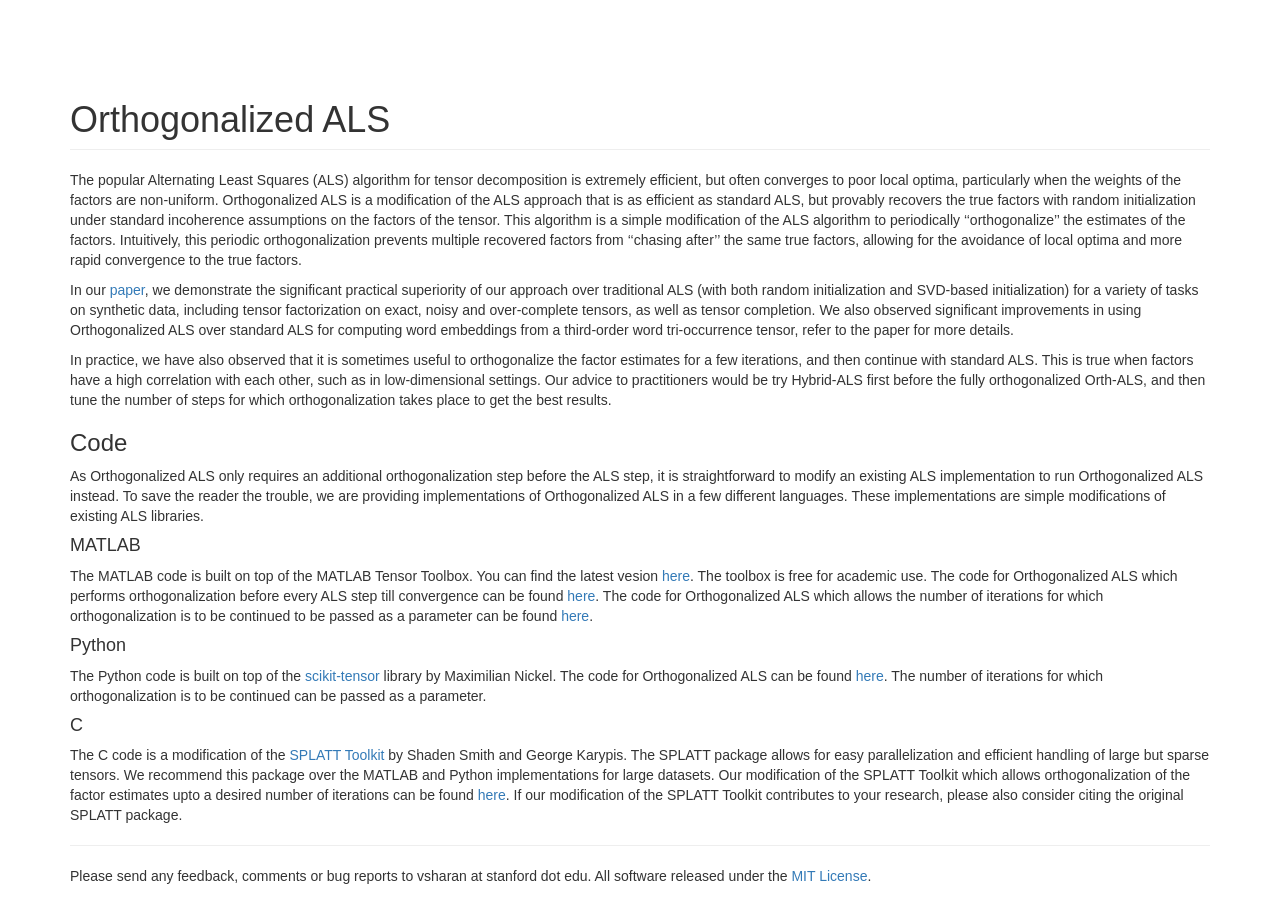
<file: orth-als.html>
<!DOCTYPE html>
<html lang="en">
  <head>

    <meta charset="utf-8">
    <meta http-equiv="X-UA-Compatible" content="IE=edge">
    <meta name="viewport" content="width=device-width, initial-scale=1">
    <!-- The above 3 meta tags *must* come first in the head; any other head content must come *after* these tags -->

    <!-- Bootstrap core CSS -->
    <link href="css/bootstrap.min.css" rel="stylesheet">
    <link href="css/bootstrap-responsive.min.css" rel="stylesheet">
    <link href="css/starter-template.css" rel="stylesheet">
    <title>Orthogonalized ALS</title>
  </head>

<body>
<div class="container">

	    	<div class="row">
            <div class="col-lg-12">
                <h1 class="page-header">Orthogonalized ALS
                </h1>
            </div>
        </div>

<!-- <h1>Orthogonalized ALS</h1> -->
<p>The popular Alternating Least Squares (ALS) algorithm for tensor decomposition is extremely efficient, but often converges to poor local optima, particularly when the weights of the factors are non-uniform. Orthogonalized ALS is a modification of the ALS approach that is as efficient as standard ALS, but provably recovers the true factors with random initialization under standard incoherence assumptions on the factors of the tensor.  This algorithm is a simple modification of the ALS algorithm to periodically &lsquo;&lsquo;orthogonalize&rsquo;&rsquo; the estimates of the factors.  Intuitively, this periodic orthogonalization prevents multiple recovered factors from &lsquo;&lsquo;chasing after&rsquo;&rsquo; the same true factors, allowing for the avoidance of local optima and more rapid convergence to the true factors.</p>
<p>In our <a href="https://arxiv.org/abs/1703.01804">paper</a>, we demonstrate the significant practical superiority of our approach over traditional ALS (with both random initialization and SVD-based initialization) for a variety of tasks on synthetic data, including tensor factorization on exact, noisy and over-complete tensors, as well as tensor completion. We also observed significant improvements in using Orthogonalized ALS over standard ALS for computing word embeddings from a third-order word tri-occurrence tensor, refer to the paper for more details.</p>
<p>In practice, we have also observed that it is sometimes useful to orthogonalize the factor estimates for a few iterations, and then continue with standard ALS. This is true when factors have a high correlation with each other, such as in low-dimensional settings. Our advice to practitioners would be try Hybrid-ALS first before the fully orthogonalized Orth-ALS, and then tune the number of steps for which orthogonalization takes place to get the best results.</p>
<h3>Code</h3>
<p>As Orthogonalized ALS only requires an additional orthogonalization step before the ALS step, it is straightforward to modify an existing ALS implementation to run Orthogonalized ALS instead. To save the reader the trouble, we are providing implementations of Orthogonalized ALS in a few different languages. These implementations are simple modifications of existing ALS libraries.</p>
<h4>MATLAB</h4>
<p>The MATLAB code is built on top of the MATLAB Tensor Toolbox. You can find the latest vesion <a href="http://www.sandia.gov/~tgkolda/TensorToolbox/index-2.6.html">here</a>. The toolbox is free for academic use. The code for Orthogonalized ALS which performs orthogonalization before every ALS step till convergence can be found <a href="cp_als_orth.m">here</a>. The code for Orthogonalized ALS which allows the number of iterations for which orthogonalization is to be continued to be passed as a parameter can be found <a href="cp_als_hybrid.m">here</a>.</p>
<h4>Python</h4>
<p>The Python code is built on top of the <a href="https://github.com/mnick/scikit-tensor">scikit-tensor</a> library by Maximilian Nickel. The code for Orthogonalized ALS can be found <a href="cp_orth.py">here</a>. The number of iterations for which orthogonalization is to be continued can be passed as a parameter.</p>
<h4>C</h4>
<p>The C code is a modification of the <a href="http://shaden.io/splatt.html">SPLATT Toolkit</a> by Shaden Smith and George Karypis. The SPLATT package allows for easy parallelization and efficient handling of large but sparse tensors. We recommend this package over the MATLAB and Python implementations for large datasets. Our modification of the SPLATT Toolkit which allows orthogonalization of the factor estimates upto a desired number of iterations can be found <a href="splatt.zip">here</a>. If our modification of the SPLATT Toolkit contributes to your research, please also consider citing the original SPLATT package.</p>
<hr>
<p>Please send any feedback, comments or bug reports to vsharan at stanford dot edu. All software released under the <a href="https://opensource.org/licenses/MIT">MIT License</a>.</p>
</div>
</div>
</body>
</html>
</file>
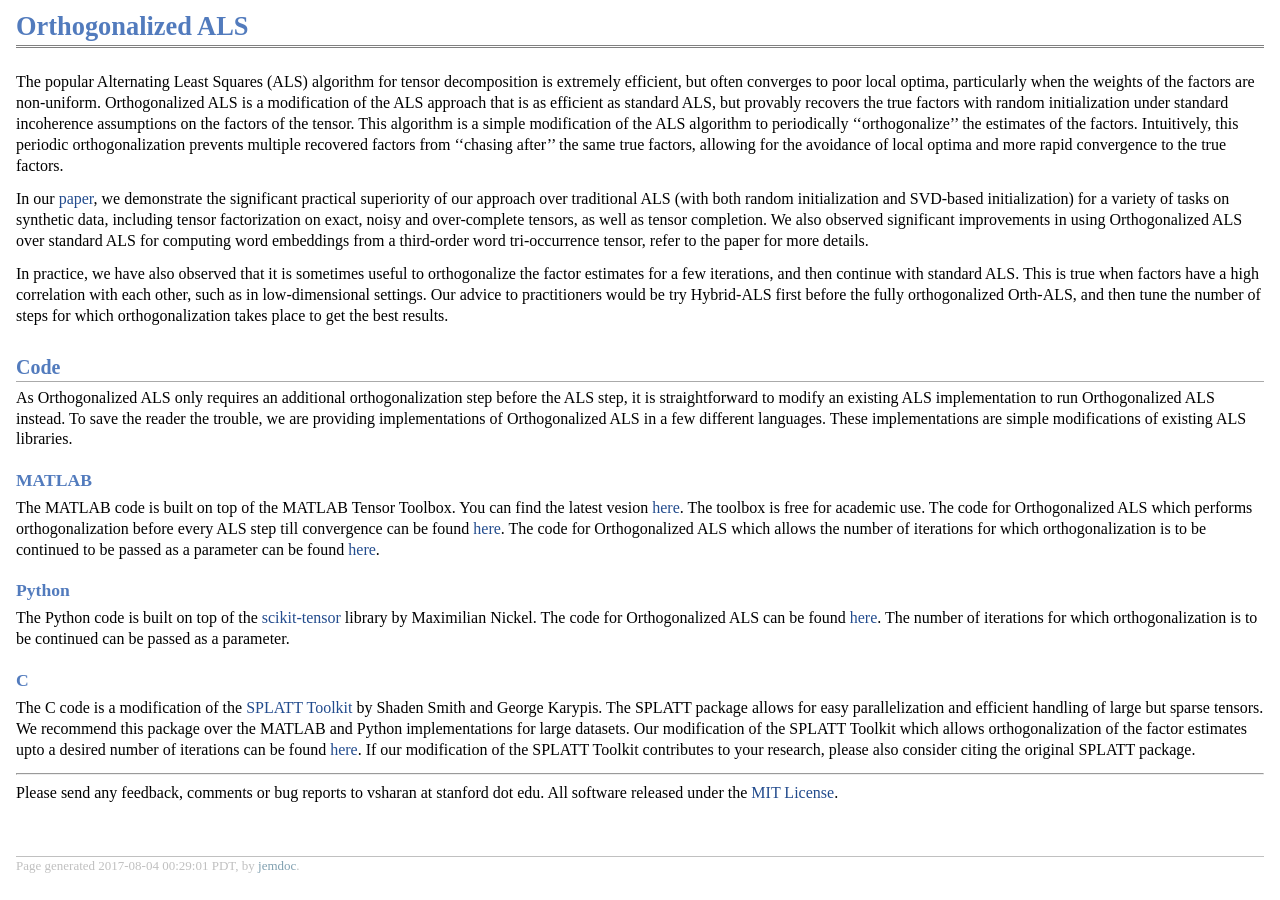
<file: orth-als_old.html>
<!DOCTYPE html PUBLIC "-//W3C//DTD XHTML 1.1//EN"
  "http://www.w3.org/TR/xhtml11/DTD/xhtml11.dtd">
<html xmlns="http://www.w3.org/1999/xhtml" xml:lang="en">
<head>
<meta name="generator" content="jemdoc, see http://jemdoc.jaboc.net/" />
<meta http-equiv="Content-Type" content="text/html;charset=utf-8" />
<link rel="stylesheet" href="jemdoc.css" type="text/css" />
<title>Orthogonalized ALS</title>
</head>
<body>
<div id="layout-content">
<div id="toptitle">
<h1>Orthogonalized ALS</h1>
</div>
<p>The popular Alternating Least Squares (ALS) algorithm for tensor decomposition is extremely efficient, but often converges to poor local optima, particularly when the weights of the factors are non-uniform. Orthogonalized ALS is a modification of the ALS approach that is as efficient as standard ALS, but provably recovers the true factors with random initialization under standard incoherence assumptions on the factors of the tensor.  This algorithm is a simple modification of the ALS algorithm to periodically &lsquo;&lsquo;orthogonalize&rsquo;&rsquo; the estimates of the factors.  Intuitively, this periodic orthogonalization prevents multiple recovered factors from &lsquo;&lsquo;chasing after&rsquo;&rsquo; the same true factors, allowing for the avoidance of local optima and more rapid convergence to the true factors.</p>
<p>In our <a href="https://arxiv.org/abs/1703.01804">paper</a>, we demonstrate the significant practical superiority of our approach over traditional ALS (with both random initialization and SVD-based initialization) for a variety of tasks on synthetic data, including tensor factorization on exact, noisy and over-complete tensors, as well as tensor completion. We also observed significant improvements in using Orthogonalized ALS over standard ALS for computing word embeddings from a third-order word tri-occurrence tensor, refer to the paper for more details.</p>
<p>In practice, we have also observed that it is sometimes useful to orthogonalize the factor estimates for a few iterations, and then continue with standard ALS. This is true when factors have a high correlation with each other, such as in low-dimensional settings. Our advice to practitioners would be try Hybrid-ALS first before the fully orthogonalized Orth-ALS, and then tune the number of steps for which orthogonalization takes place to get the best results.</p>
<h2>Code</h2>
<p>As Orthogonalized ALS only requires an additional orthogonalization step before the ALS step, it is straightforward to modify an existing ALS implementation to run Orthogonalized ALS instead. To save the reader the trouble, we are providing implementations of Orthogonalized ALS in a few different languages. These implementations are simple modifications of existing ALS libraries.</p>
<h3>MATLAB</h3>
<p>The MATLAB code is built on top of the MATLAB Tensor Toolbox. You can find the latest vesion <a href="http://www.sandia.gov/~tgkolda/TensorToolbox/index-2.6.html">here</a>. The toolbox is free for academic use. The code for Orthogonalized ALS which performs orthogonalization before every ALS step till convergence can be found <a href="cp_als_orth.m">here</a>. The code for Orthogonalized ALS which allows the number of iterations for which orthogonalization is to be continued to be passed as a parameter can be found <a href="cp_als_hybrid.m">here</a>.</p>
<h3>Python</h3>
<p>The Python code is built on top of the <a href="https://github.com/mnick/scikit-tensor">scikit-tensor</a> library by Maximilian Nickel. The code for Orthogonalized ALS can be found <a href="cp_orth.py">here</a>. The number of iterations for which orthogonalization is to be continued can be passed as a parameter.</p>
<h3>C</h3>
<p>The C code is a modification of the <a href="http://shaden.io/splatt.html">SPLATT Toolkit</a> by Shaden Smith and George Karypis. The SPLATT package allows for easy parallelization and efficient handling of large but sparse tensors. We recommend this package over the MATLAB and Python implementations for large datasets. Our modification of the SPLATT Toolkit which allows orthogonalization of the factor estimates upto a desired number of iterations can be found <a href="splatt.zip">here</a>. If our modification of the SPLATT Toolkit contributes to your research, please also consider citing the original SPLATT package.</p>
<hr>
<p>Please send any feedback, comments or bug reports to vsharan at stanford dot edu. All software released under the <a href="https://opensource.org/licenses/MIT">MIT License</a>.</p>
<div id="footer">
<div id="footer-text">
Page generated 2017-08-04 00:29:01 PDT, by <a href="http://jemdoc.jaboc.net/">jemdoc</a>.
</div>
</div>
</div>
</body>
</html>
</file>
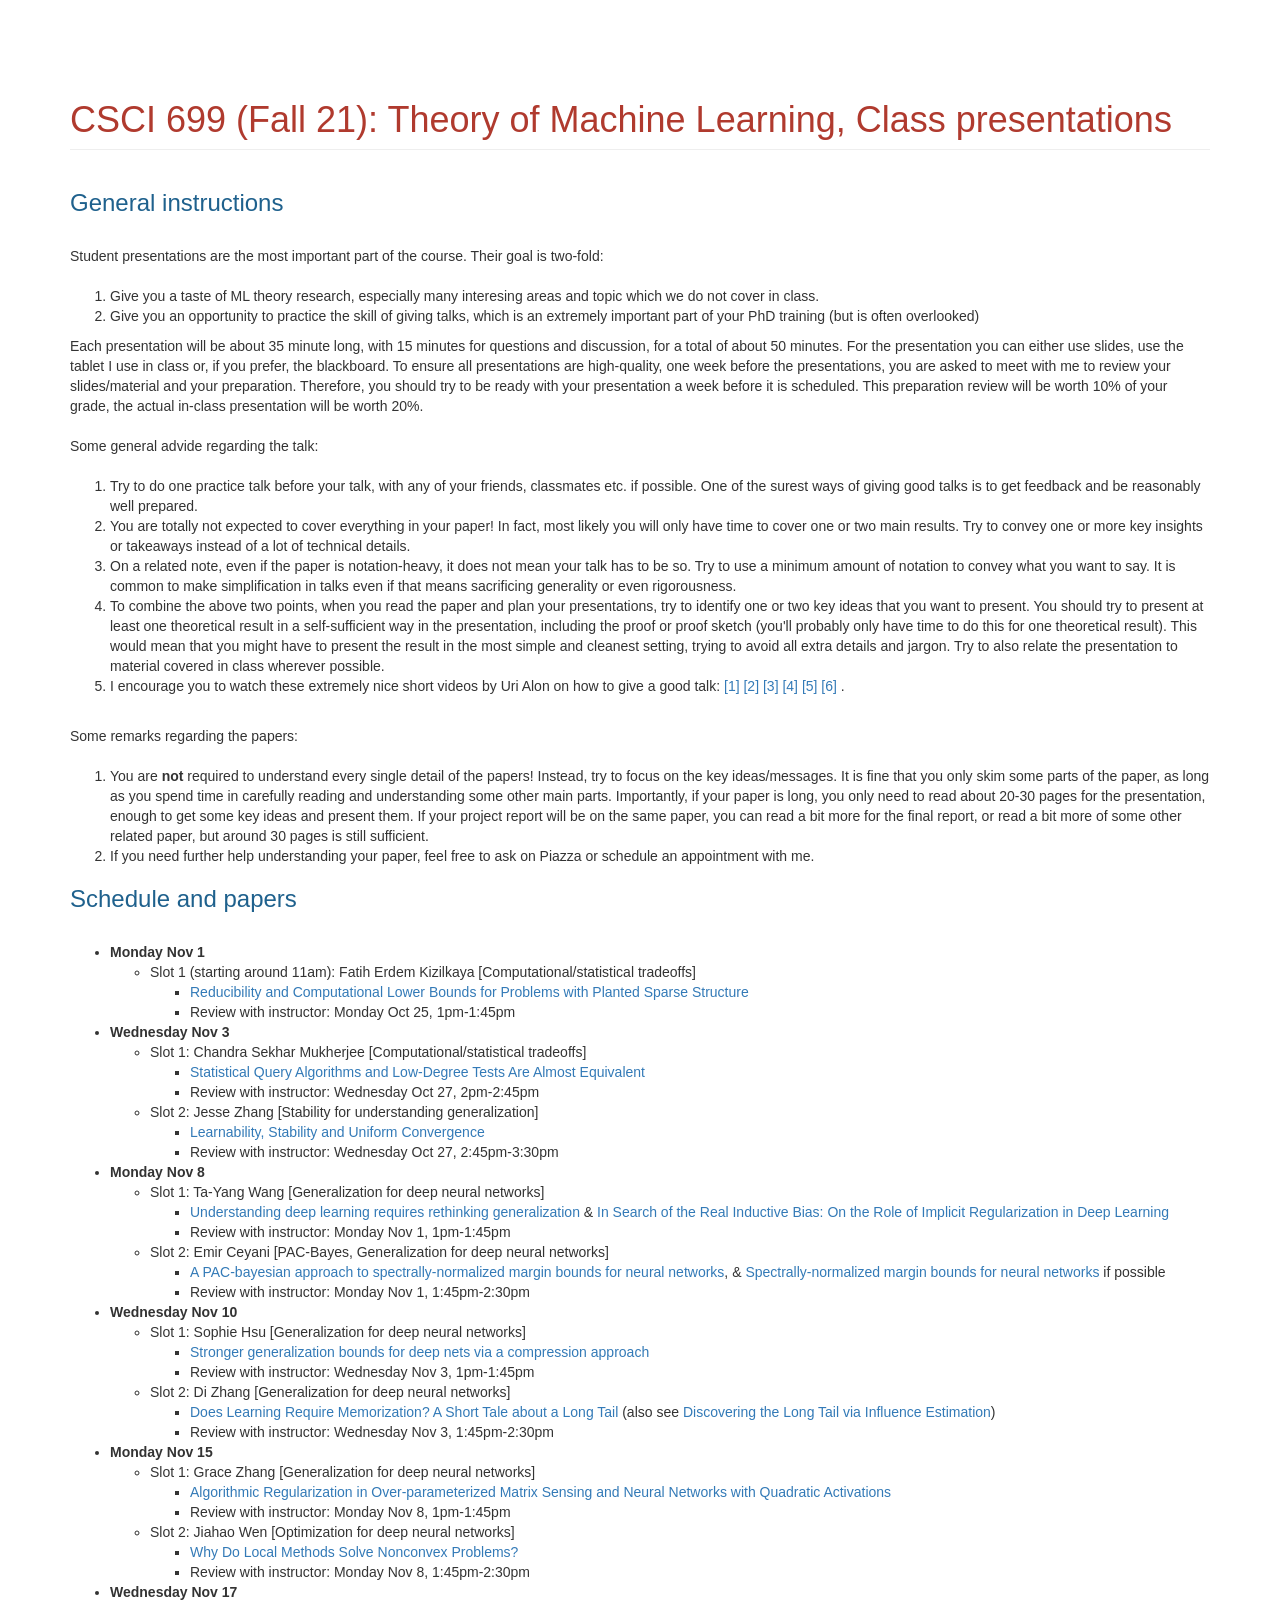
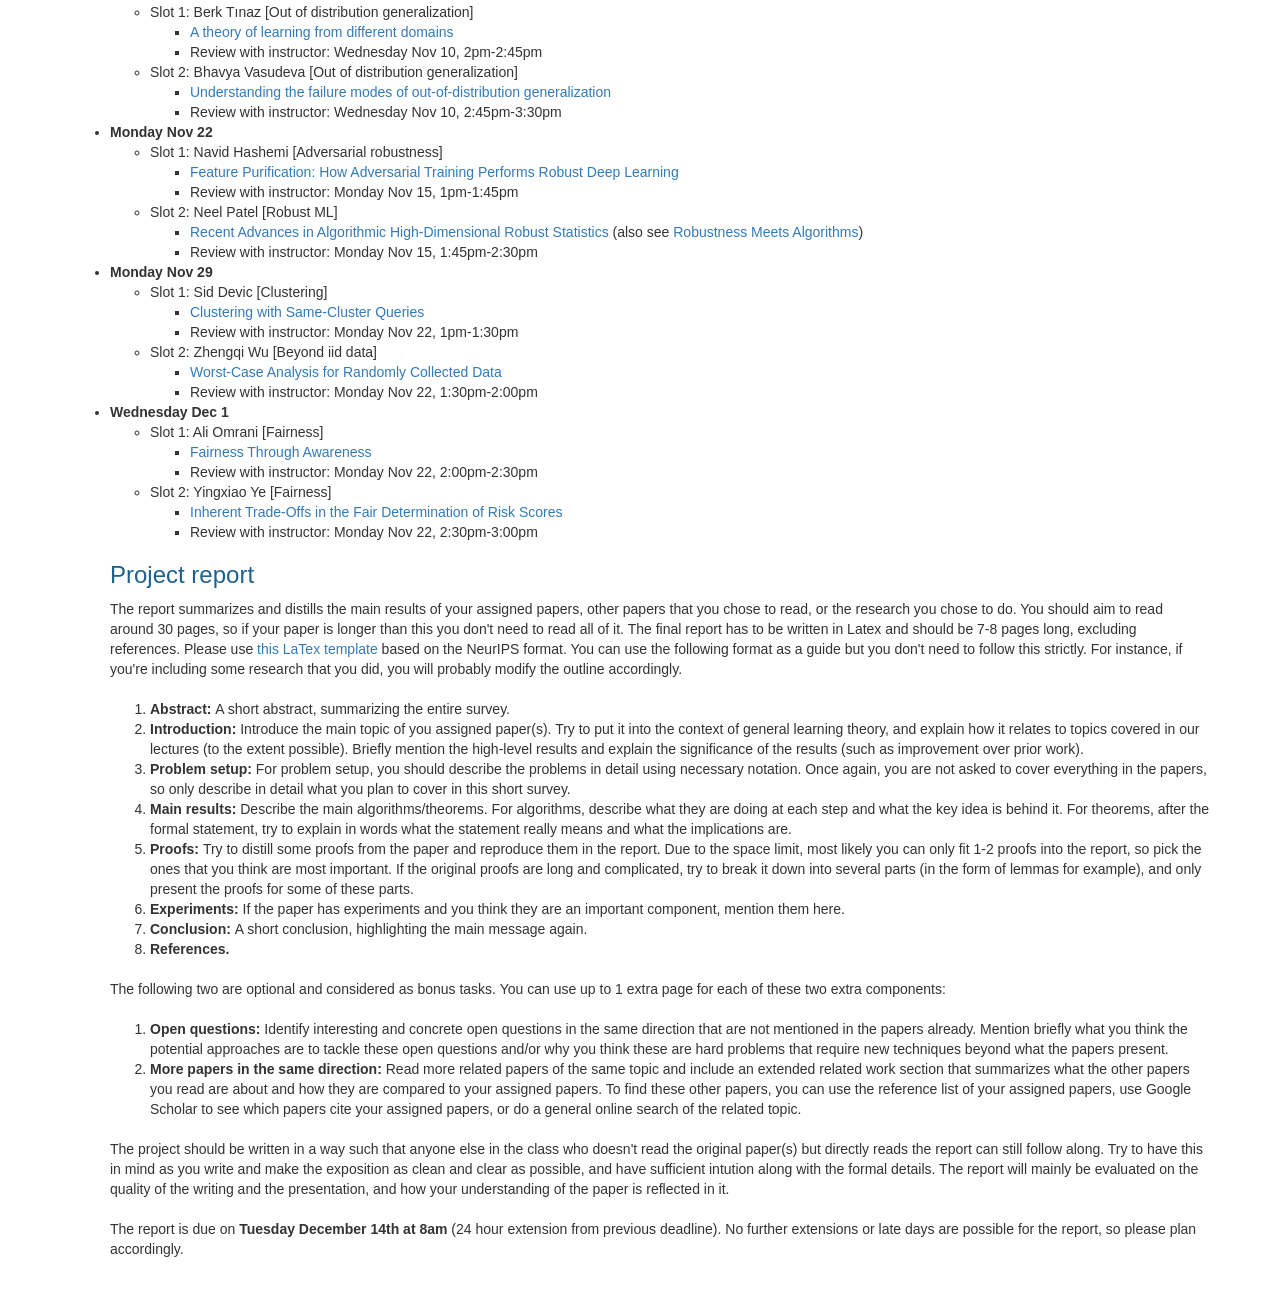
<file: project.html>
<!DOCTYPE html>
<html lang="en">
  <head>

    <meta charset="utf-8">
    <meta http-equiv="X-UA-Compatible" content="IE=edge">
    <meta name="viewport" content="width=device-width, initial-scale=1">
    <!-- The above 3 meta tags *must* come first in the head; any other head content must come *after* these tags -->

    <!-- Bootstrap core CSS -->
    <link href="css/bootstrap.min.css" rel="stylesheet">
    <link href="css/bootstrap-responsive.min.css" rel="stylesheet">
    <link href="css/starter-template.css" rel="stylesheet">
        <title>CS699: Theory of ML</title>
  </head>

<body>
<div class="container">

	    	<div class="row">
            <div class="col-lg-12">
                <h1 class="page-header" style="color:#B03A2E;">CSCI 699 (Fall 21): Theory of Machine Learning, Class presentations
                </h1>
            </div>
        </div>

<p>

<h3 style="color:#1F618D;"></h3>

<h3 style="color:#1F618D;">General instructions</h3>
<br>
Student presentations are the most important part of the course. Their goal is two-fold:
<br><br>
<ol>
    <li> Give you a taste of ML theory research, especially many interesing areas and topic which we do not cover in class.
    <li> Give you an opportunity to practice the skill of giving talks, which is an extremely important part of your PhD training (but is often overlooked)
</ol>

Each presentation will be about 35 minute long, with 15 minutes for questions and discussion, for a total of about 50 minutes. For the presentation you can either use slides, use the tablet I use in class or, if you prefer, the blackboard. To ensure all presentations are high-quality, one week before the presentations, you are asked to meet with me to review your slides/material and your preparation. Therefore, you should try to be ready with your presentation a week before it is scheduled. This preparation review will be worth 10% of your grade, the actual in-class presentation will be worth 20%.
<br><br>
Some general advide regarding the talk:
<br><br>
<ol>
    <li> Try to do one practice talk before your talk, with any of your friends, classmates etc. if possible. One of the surest ways of giving good talks is to get feedback and be reasonably well prepared.
        <li> You are totally not expected to cover everything in your paper! In fact, most likely you will only have time to cover one or two main results. Try to convey one or more key insights or takeaways instead of a lot of technical details.
        <li> On a related note, even if the paper is notation-heavy, it does not mean your talk has to be so. Try to use a minimum amount of notation to convey what you want to say. It is common to make simplification in talks even if that means sacrificing generality or even rigorousness.
        <li> To combine the above two points, when you read the paper and plan your presentations, try to identify one or two key ideas that you want to present. You should try to present at least one theoretical result in a self-sufficient way in the presentation, including the proof or proof sketch (you'll probably only have time to do this for one theoretical result). This would mean that you might have to present the result in the most simple and cleanest setting, trying to avoid all extra details and jargon. Try to also relate the presentation to material covered in class wherever possible.
        <li> I encourage you to watch these extremely nice short videos by Uri Alon on how to give a good talk: <a href=" https://www.youtube.com/watch?v=5OFAhBw0OXs">[1] </a> <a href=" https://www.youtube.com/watch?v=Fg_Bn8k0uaQ">[2] </a> <a href=" https://www.youtube.com/watch?v=zYsHxNiPg7M">[3] </a> <a href=" https://www.youtube.com/watch?v=OhnSSjQCm4c">[4] </a> <a href=" https://www.youtube.com/watch?v=FYkdzZgCX4M">[5] </a> <a href=" https://www.youtube.com/watch?v=y-fhwNa7fnQ">[6] </a>.
</ol>
<br>
Some remarks regarding the papers:
<br><br>
<ol>
    <li> You are <b>not</b> required to understand every single detail of the papers! Instead, try to focus on the key ideas/messages. It is fine that you only skim some parts of the paper, as long as you spend time in carefully reading and understanding some other main parts. Importantly, if your paper is long, you only need to read about 20-30 pages for the presentation, enough to get some key ideas and present them. If your project report will be on the same paper, you can read a bit more for the final report, or read a bit more of some other related paper, but around 30 pages is still sufficient.
<li> If you need further help understanding your paper, feel free to ask on Piazza or schedule an appointment with me.
    </ol>
    

<h3 style="color:#1F618D;">Schedule and papers</h3>
<br>
<ul>

<li> <b> Monday Nov 1 </b>

    <ul>
    
    <li> Slot 1 (starting around 11am): Fatih Erdem Kizilkaya [Computational/statistical tradeoffs]
<ul>

<li> <a href="https://arxiv.org/pdf/1806.07508.pdf">Reducibility and Computational Lower Bounds for Problems with Planted Sparse Structure </a>
    <li>Review with instructor: Monday Oct 25, 1pm-1:45pm
</ul>
    
    </ul>
    
    
<li> <b> Wednesday Nov 3 </b>
<ul>
    <li> Slot 1:  Chandra Sekhar Mukherjee [Computational/statistical tradeoffs]
        
        <ul>
        <li> <a href="https://arxiv.org/pdf/2009.06107.pdf">Statistical Query Algorithms and Low-Degree Tests Are Almost Equivalent </a>
            <li> Review with instructor: Wednesday Oct 27, 2pm-2:45pm
    
    </ul>
        <li> Slot 2: Jesse Zhang [Stability for understanding generalization]

            <ul>
            <li> <a href="https://jmlr.csail.mit.edu/papers/volume11/shalev-shwartz10a/shalev-shwartz10a.pdf7.pdf">Learnability, Stability and Uniform Convergence </a>
                <li> Review with instructor: Wednesday Oct 27, 2:45pm-3:30pm

    </ul>
</ul>

<li> <b> Monday  Nov 8 </b>

<ul>
    <li> Slot 1: Ta-Yang Wang [Generalization for deep neural networks]
        
        <ul>
        <li> <a href="https://arxiv.org/pdf/1611.03530.pdf">Understanding deep learning requires rethinking generalization </a> & <a href="https://arxiv.org/pdf/1412.6614.pdf">In Search of the Real Inductive Bias: On the Role of Implicit Regularization in Deep Learning </a>
            <li> Review with instructor: Monday Nov 1, 1pm-1:45pm
    
    </ul>
        <li> Slot 2: Emir Ceyani [PAC-Bayes, Generalization for deep neural networks]

            <ul>
            <li> <a href="https://arxiv.org/pdf/1707.09564.pdf">A PAC-bayesian approach to spectrally-normalized margin bounds for neural networks</a>, & <a href="https://arxiv.org/pdf/1706.08498.pdf">Spectrally-normalized margin bounds for neural networks </a> if possible
                <li> Review with instructor: Monday Nov 1, 1:45pm-2:30pm

    </ul>
</ul>

<li> <b> Wednesday  Nov 10 </b>

<ul>
    <li> Slot 1: Sophie Hsu [Generalization for deep neural networks]
        
        <ul>
        <li> <a href="https://arxiv.org/pdf/1802.05296.pdf">Stronger generalization bounds for deep nets via a compression approach </a>
            <li> Review with instructor: Wednesday Nov 3, 1pm-1:45pm
    
    </ul>
        <li> Slot 2: Di Zhang [Generalization for deep neural networks]

            <ul>
            <li> <a href="http://vtaly.net/papers/F-interpolate-0619.pdf">Does Learning Require Memorization? A Short Tale about a Long Tail </a> (also see <a href="http://vtaly.net/papers/FZ_Infl_mem.pdf">Discovering the Long Tail via Influence Estimation</a>)
<li> Review with instructor: Wednesday Nov 3, 1:45pm-2:30pm

    </ul>
</ul>

<li> <b> Monday  Nov 15 </b>

<ul>
    <li> Slot 1: Grace Zhang [Generalization for deep neural networks]
        
        <ul>
        <li> <a href="https://arxiv.org/pdf/1712.09203.pdf">Algorithmic Regularization in Over-parameterized Matrix Sensing and Neural Networks with Quadratic Activations </a>
<li> Review with instructor: Monday Nov 8, 1pm-1:45pm
    
    </ul>
        <li> Slot 2: Jiahao Wen [Optimization for deep neural networks]

            <ul>
            <li> <a href="https://arxiv.org/pdf/2103.13462.pdf">Why Do Local Methods Solve Nonconvex Problems? </a>
<li> Review with instructor: Monday Nov 8, 1:45pm-2:30pm

    </ul>
</ul>


<li> <b> Wednesday  Nov 17 </b>

<ul>
    <li> Slot 1:  Berk Tınaz [Out of distribution generalization]
        
        <ul>
        <li> <a href="https://www.alexkulesza.com/pubs/adapt_mlj10.pdf">A theory of learning from different domains </a>
            <li> Review with instructor: Wednesday Nov 10, 2pm-2:45pm
    
    </ul>
        <li> Slot 2: Bhavya Vasudeva [Out of distribution generalization]

            <ul>
            <li> <a href="https://arxiv.org/pdf/2010.15775.pdf">Understanding the failure modes of out-of-distribution generalization </a>
                <li> Review with instructor: Wednesday Nov 10, 2:45pm-3:30pm

    </ul>
</ul>


<li> <b> Monday  Nov 22 </b>

<ul>
    <li> Slot 1:  Navid Hashemi [Adversarial robustness]
        
        <ul>
        <li> <a href="https://arxiv.org/pdf/2005.10190.pdf">Feature Purification: How Adversarial Training Performs Robust Deep Learning </a>
<li> Review with instructor: Monday Nov 15, 1pm-1:45pm
    
    </ul>
        <li> Slot 2: Neel Patel [Robust ML]

            <ul>
            <li> <a href="https://arxiv.org/pdf/1911.05911.pdf">Recent Advances in Algorithmic High-Dimensional Robust Statistics</a> (also see <a href="http://people.csail.mit.edu/moitra/docs/cacmrobust.pdf">Robustness Meets Algorithms</a>)
                <li> Review with instructor: Monday Nov 15, 1:45pm-2:30pm

    </ul>
</ul>

<li> <b> Monday  Nov 29 </b>

<ul>
    <li> Slot 1:  Sid Devic [Clustering]
        
        <ul>
        <li> <a href="https://arxiv.org/pdf/1606.02404.pdf">Clustering with Same-Cluster Queries </a>
<li> Review with instructor: Monday Nov 22, 1pm-1:30pm
    
    </ul>
        <li> Slot 2: Zhengqi Wu [Beyond iid data]

            <ul>
            <li> <a href="https://arxiv.org/pdf/1911.03605.pdf">Worst-Case Analysis for Randomly Collected Data</a>
<li> Review with instructor: Monday Nov 22, 1:30pm-2:00pm

    </ul>
</ul>

<li> <b> Wednesday  Dec 1 </b>

<ul>
    <li> Slot 1:  Ali Omrani [Fairness]
        
        <ul>
        <li> <a href="https://arxiv.org/pdf/1104.3913.pdf">Fairness Through Awareness </a>
<li> Review with instructor: Monday Nov 22, 2:00pm-2:30pm
    
    </ul>
        <li> Slot 2: Yingxiao Ye [Fairness]

            <ul>
            <li> <a href="https://arxiv.org/pdf/1609.05807.pdf">Inherent Trade-Offs in the Fair Determination of Risk Scores</a>
                <li> Review with instructor: Monday Nov 22, 2:30pm-3:00pm

    </ul>
</ul>

<h3 style="color:#1F618D;">Project report</h3>

The report summarizes and distills the main results of your assigned papers, other papers that you chose to read, or the research you chose to do. You should aim to read around 30 pages, so if your paper is longer than this you don't need to read all of it.  The final report has to be written in Latex and should be 7-8 pages long, excluding references. Please use <a href="/lecture_notes/project_template.zip">this LaTex template</a> based on the NeurIPS format. You can use the following format as a guide but you don't need to follow this strictly. For instance, if you're including some research that you did, you will probably modify the outline accordingly. 

<br><br>
<ol>

<li> <b> Abstract: </b> A short abstract, summarizing the entire survey.
<li> <b> Introduction: </b> Introduce the main topic of you assigned paper(s). Try to put it into the context of general learning theory, and explain how it relates to topics covered in our lectures (to the extent possible). Briefly mention the high-level results and explain the significance of the results (such as improvement over prior work).
<li> <b> Problem setup: </b> For problem setup, you should describe the problems in detail using necessary notation. Once again, you are not asked to cover everything in the papers, so only describe in detail what you plan to cover in this short survey.
<li> <b> Main results: </b> Describe the main algorithms/theorems. For algorithms, describe what they are doing at each step and what the key idea is behind it. For theorems, after the formal statement, try to explain in words what the statement really means and what the implications are.
<li> <b> Proofs: </b> Try to distill some proofs from the paper and reproduce them in the report. Due to the space limit, most likely you can only fit 1-2 proofs into the report, so pick the ones that you think are most important. If the original proofs are long and complicated, try to break it down into several parts (in the form of lemmas for example), and only present the proofs for some of these parts.
<li> <b> Experiments: </b> If the paper has experiments and you think they are an important component, mention them here.
<li> <b> Conclusion: </b> A short conclusion, highlighting the main message again.
<li> <b> References. </b>

</ol>

<br>

The following two are optional and considered as bonus tasks. You can use up to 1 extra page for each of these two extra components:

<br><br>
<ol>

<li> <b> Open questions: </b> Identify interesting and concrete open questions in the same direction that are not mentioned in the papers already. Mention briefly what you think the potential approaches are to tackle these open questions and/or why you think these are hard problems that require new techniques beyond what the papers present.
<li> <b> More papers in the same direction: </b> Read more related papers of the same topic and include an extended related work section that summarizes what the other papers you read are about and how they are compared to your assigned papers. To find these other papers, you can use the reference list of your assigned papers, use Google Scholar to see which papers cite your assigned papers, or do a general online search of the related topic.

</ol>

<br>

The project should be written in a way such that anyone else in the class who doesn't read the original paper(s) but directly reads the report can still follow along. Try to have this in mind as you write and make the exposition as clean and clear as possible, and have sufficient intution along with the formal details. The report will mainly be evaluated on the quality of the writing and the presentation, and how your understanding of the paper is reflected in it.

<br><br>


The report is due on <b> Tuesday December 14th at 8am </b> (24 hour extension from previous deadline). No further extensions or late days are possible for the report, so please plan accordingly.

      <br><br><br>
     
</div>
</div>
</body>
</html>
</file>
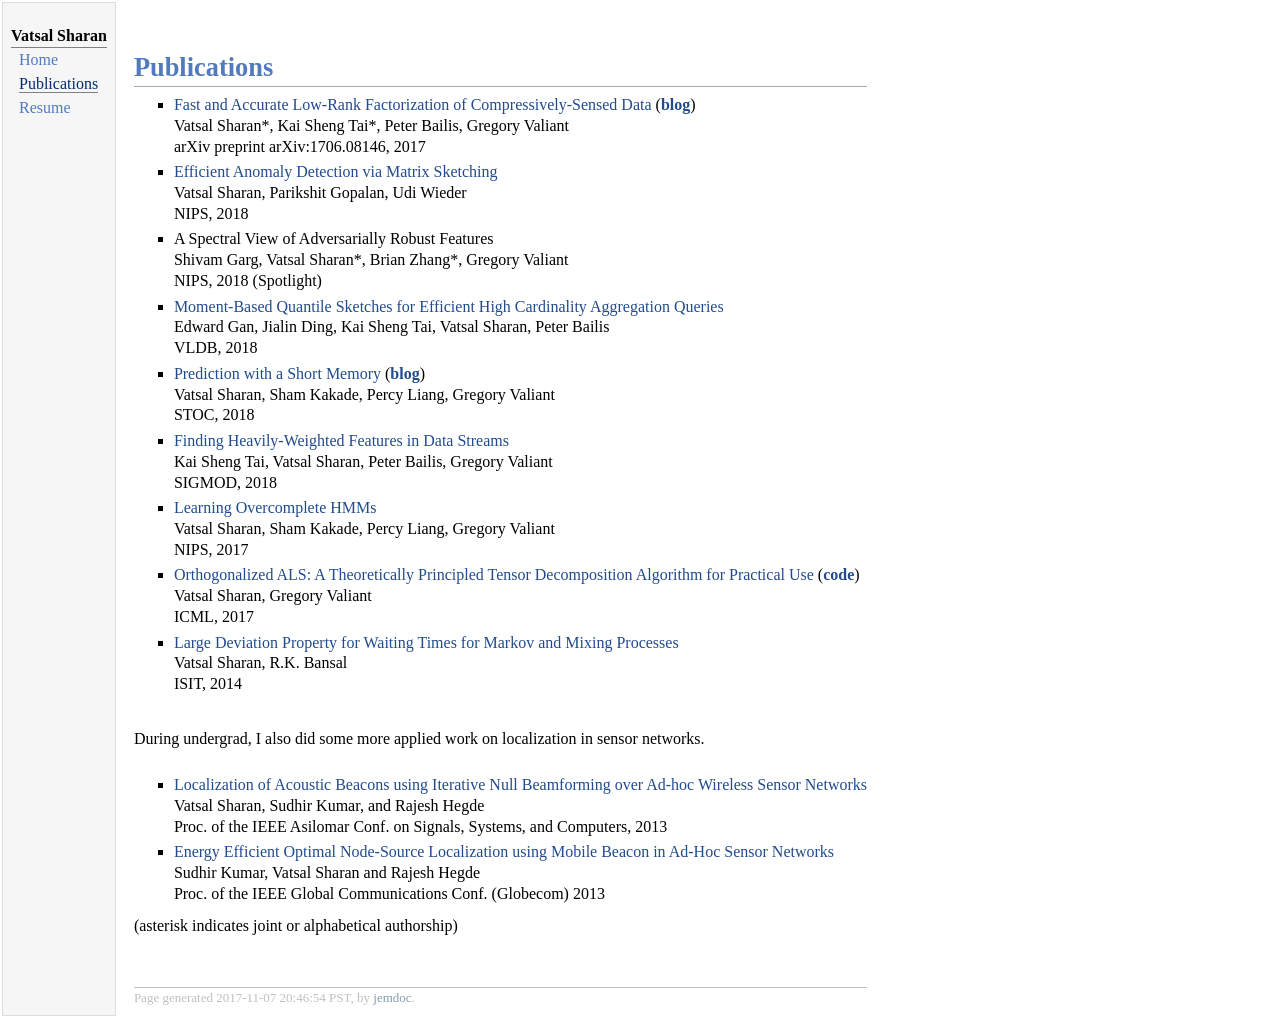
<file: publications.html>
<!DOCTYPE html PUBLIC "-//W3C//DTD XHTML 1.1//EN"
  "http://www.w3.org/TR/xhtml11/DTD/xhtml11.dtd">
<html xmlns="http://www.w3.org/1999/xhtml" xml:lang="en">
<head>
<meta name="generator" content="jemdoc, see http://jemdoc.jaboc.net/" />
<meta http-equiv="Content-Type" content="text/html;charset=utf-8" />
<link rel="stylesheet" href="jemdoc.css" type="text/css" />
<title>Publications</title>
</head>
<body>
<table summary="Table for page layout." id="tlayout">
<tr valign="top">
<td id="layout-menu">
<div class="menu-category">Vatsal Sharan</div>
<div class="menu-item"><a href="index.html">Home</a></div>
<div class="menu-item"><a href="publications.html" class="current">Publications</a></div>
<div class="menu-item"><a href="vatsal_cv.pdf">Resume</a></div>
</td>
<td id="layout-content">
<p><br /></p>
<h1>Publications</h1>
<ul>
    <li><p><a href="https://arxiv.org/abs/1706.08146">Fast and Accurate Low-Rank Factorization of Compressively-Sensed Data
</a> (<a href="http://dawn.cs.stanford.edu/2017/08/29/taba/"><b>blog</b></a>)<br />
    Vatsal Sharan*, Kai Sheng Tai*, Peter Bailis, Gregory Valiant<br />
        arXiv preprint arXiv:1706.08146, 2017
<br /></p>
    </li>
<li><p><a href="https://arxiv.org/abs/1804.03065">Efficient Anomaly Detection via Matrix Sketching
</a> <br />
Vatsal Sharan, Parikshit Gopalan, Udi Wieder<br />
NIPS, 2018
<br /></p>
</li>
<li><p>A Spectral View of Adversarially Robust Features <br />
Shivam Garg, Vatsal Sharan*, Brian Zhang*, Gregory Valiant<br />
NIPS, 2018 (Spotlight)
<br /></p>
</li>
<li><p><a href="https://edgan8.github.io/assets/papers/moments-paper.pdf">Moment-Based Quantile Sketches for Efficient High Cardinality Aggregation Queries
</a> <br />
Edward Gan, Jialin Ding, Kai Sheng Tai, Vatsal Sharan, Peter Bailis<br />
VLDB, 2018
<br /></p>
</li>
<li><p><a href="https://arxiv.org/abs/1612.02526">Prediction with a Short Memory</a> (<a href="https://theorydish.blog/2017/11/29/prediction-with-a-short-memory/"><b>blog</b></a>)<br />
Vatsal Sharan, Sham Kakade, Percy Liang, Gregory Valiant<br />
STOC, 2018
<br /></p>
</li>
<li><p><a href="https://arxiv.org/abs/1711.02305">Finding Heavily-Weighted Features in Data Streams</a><br />
Kai Sheng Tai, Vatsal Sharan, Peter Bailis, Gregory Valiant<br />
SIGMOD, 2018
<br /></p>
</li>
<li><p><a href="https://arxiv.org/abs/1711.02309">Learning Overcomplete HMMs</a><br />
Vatsal Sharan, Sham Kakade, Percy Liang, Gregory Valiant<br />
NIPS, 2017
<br /></p>
</li>
<li><p><a href="https://arxiv.org/abs/1703.01804">Orthogonalized ALS: A Theoretically Principled Tensor Decomposition Algorithm for Practical Use</a> (<a href="http://web.stanford.edu/~vsharan/orth-als.html"><b>code</b></a>)<br />
Vatsal Sharan, Gregory Valiant<br />
ICML, 2017
<br /></p>
</li>
<li><p><a href="http://web.stanford.edu/~vsharan/isit.pdf">Large Deviation Property for Waiting Times for Markov and Mixing Processes</a><br />
Vatsal Sharan, R.K. Bansal<br />
ISIT, 2014
<br />
<br /></p>
</li>
</ul>
<p>During undergrad, I also did some more applied work on localization in sensor networks.<br /><br /></p>
<ul>
<li><p><a href="http://web.stanford.edu/~vsharan/asilomar.pdf">Localization of Acoustic Beacons using Iterative Null Beamforming over Ad-hoc Wireless Sensor Networks</a> <br />
Vatsal Sharan, Sudhir Kumar, and Rajesh Hegde <br />
Proc. of the IEEE Asilomar Conf. on Signals, Systems, and Computers, 2013
<br /></p>
</li>
<li><p><a href="http://web.stanford.edu/~vsharan/globecom.pdf">Energy Efficient Optimal Node-Source Localization using Mobile Beacon in Ad-Hoc Sensor Networks</a> <br />
Sudhir Kumar, Vatsal Sharan and Rajesh Hegde <br />
Proc. of the IEEE Global Communications Conf. (Globecom) 2013
</p>
</li>
</ul>
(asterisk indicates joint or alphabetical authorship)
<div id="footer">
<div id="footer-text">
Page generated 2017-11-07 20:46:54 PST, by <a href="http://jemdoc.jaboc.net/">jemdoc</a>.
</div>
</div>
</td>
</tr>
</table>
</body>
</html>
</file>
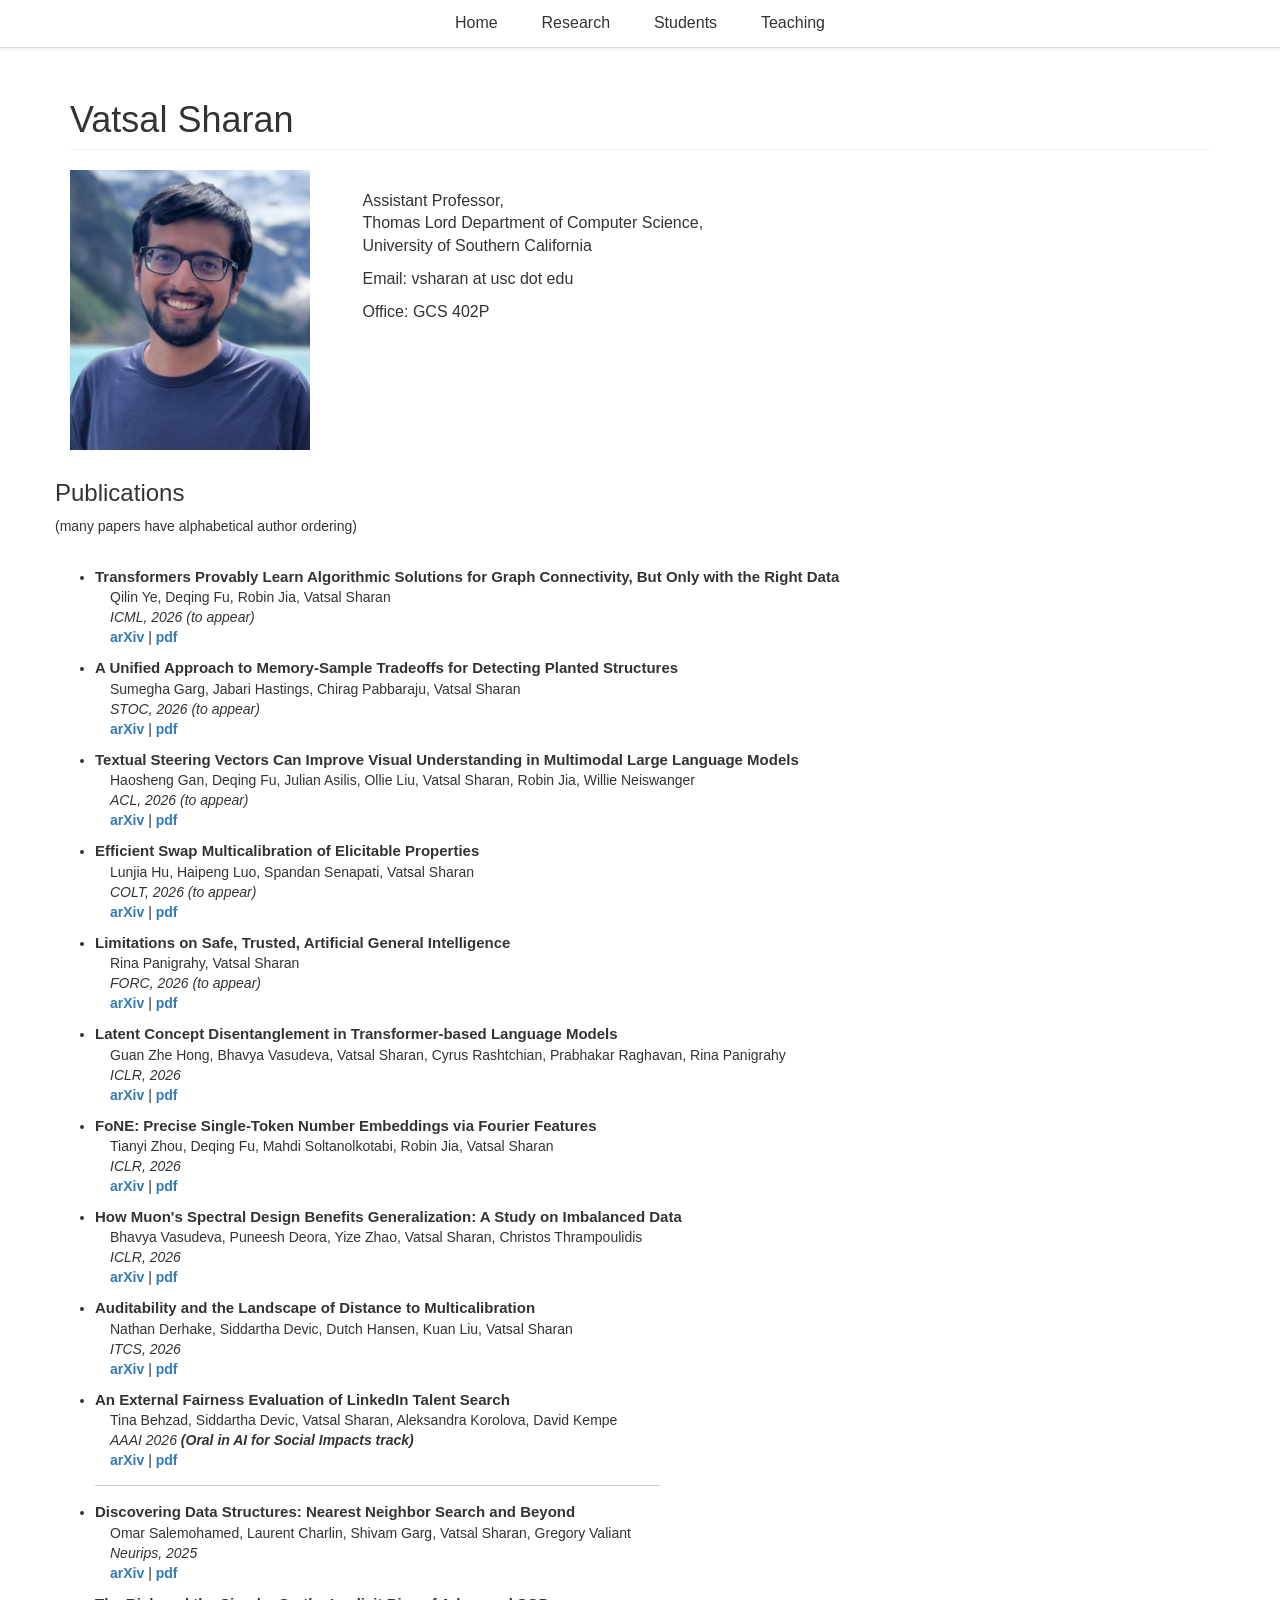
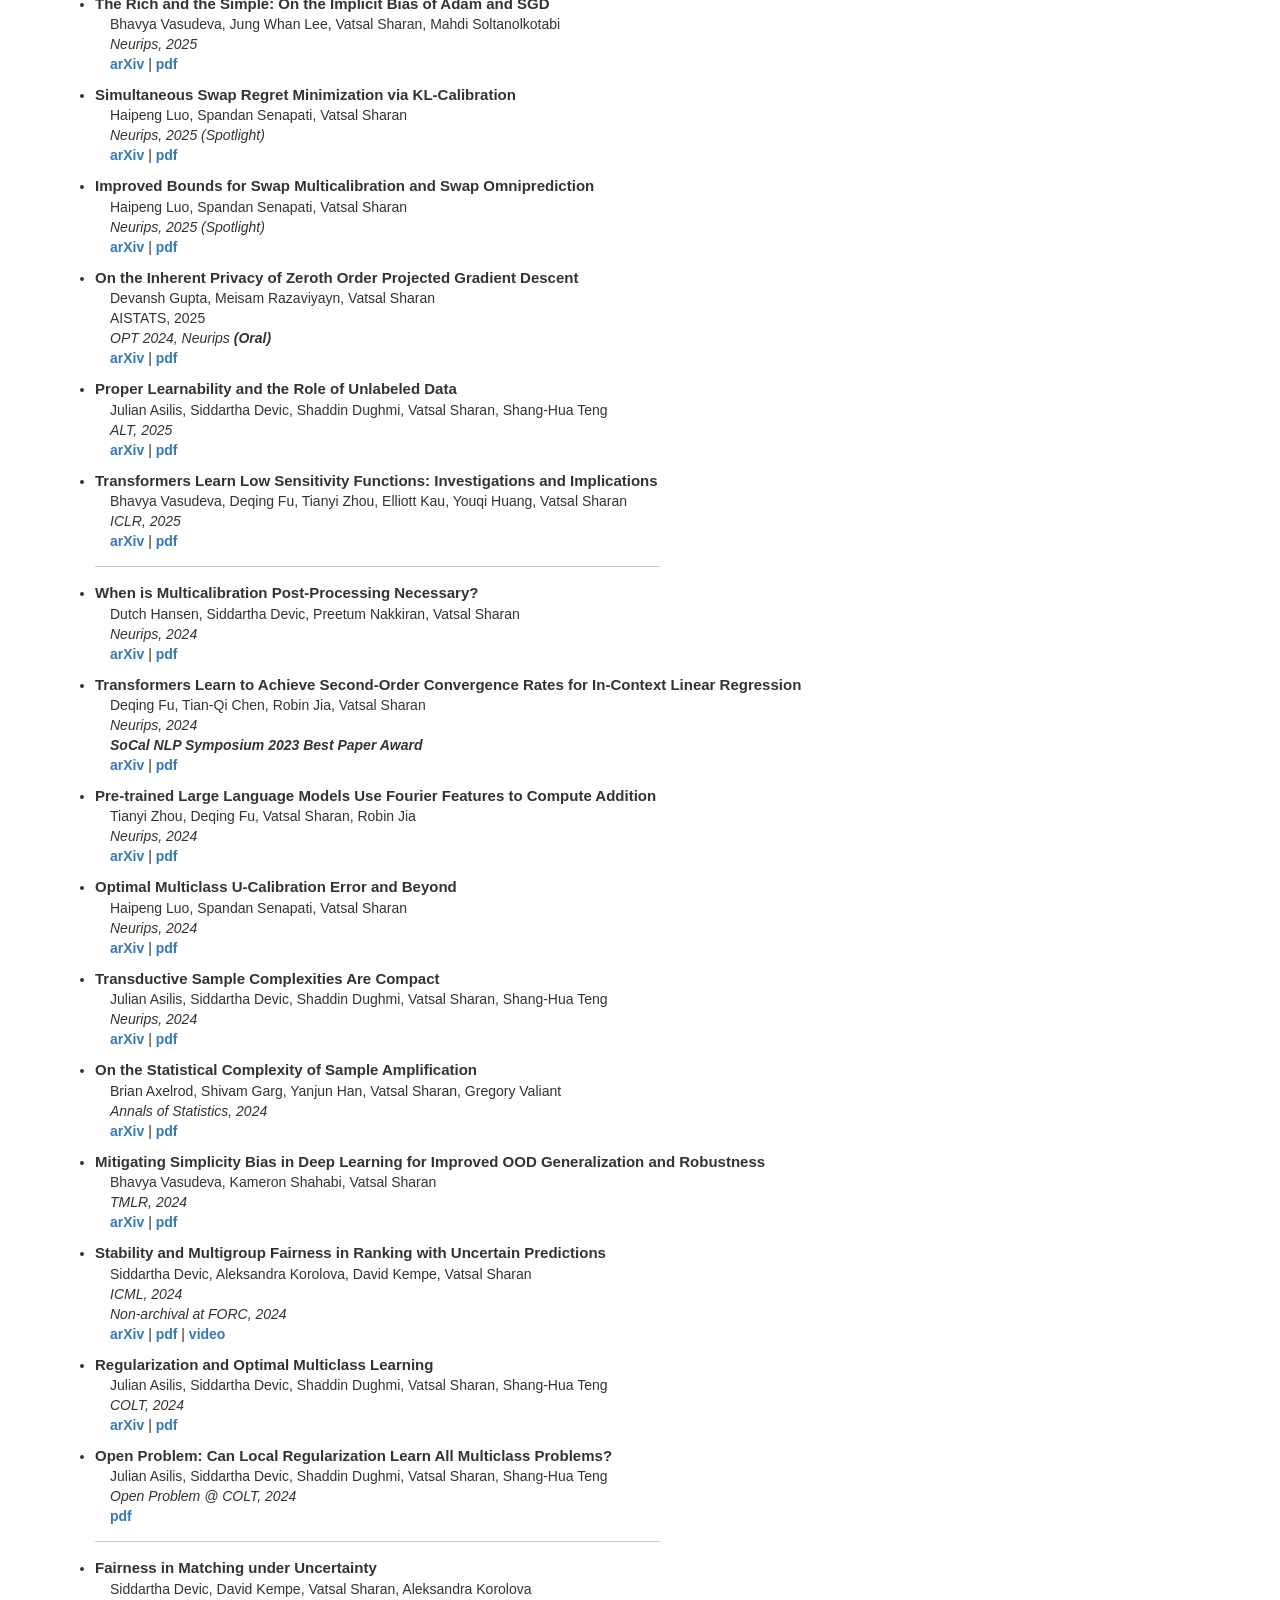
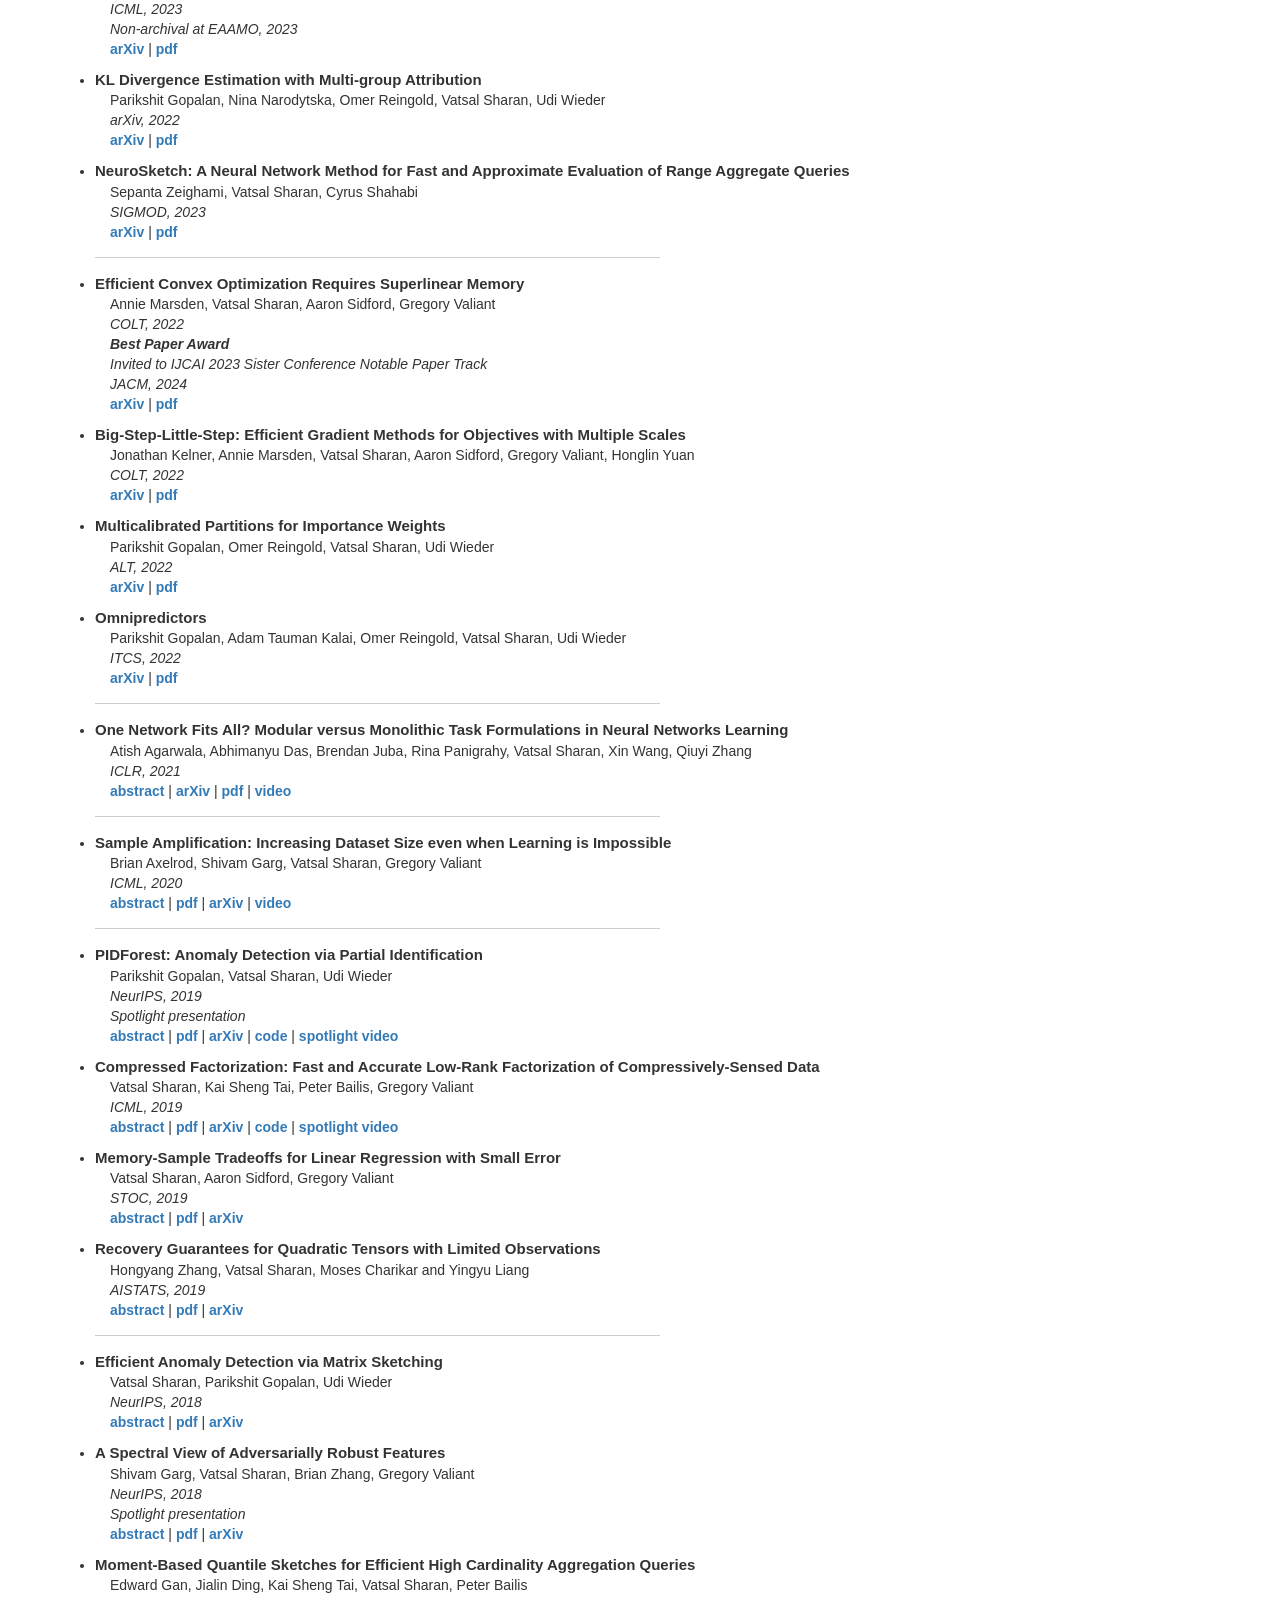
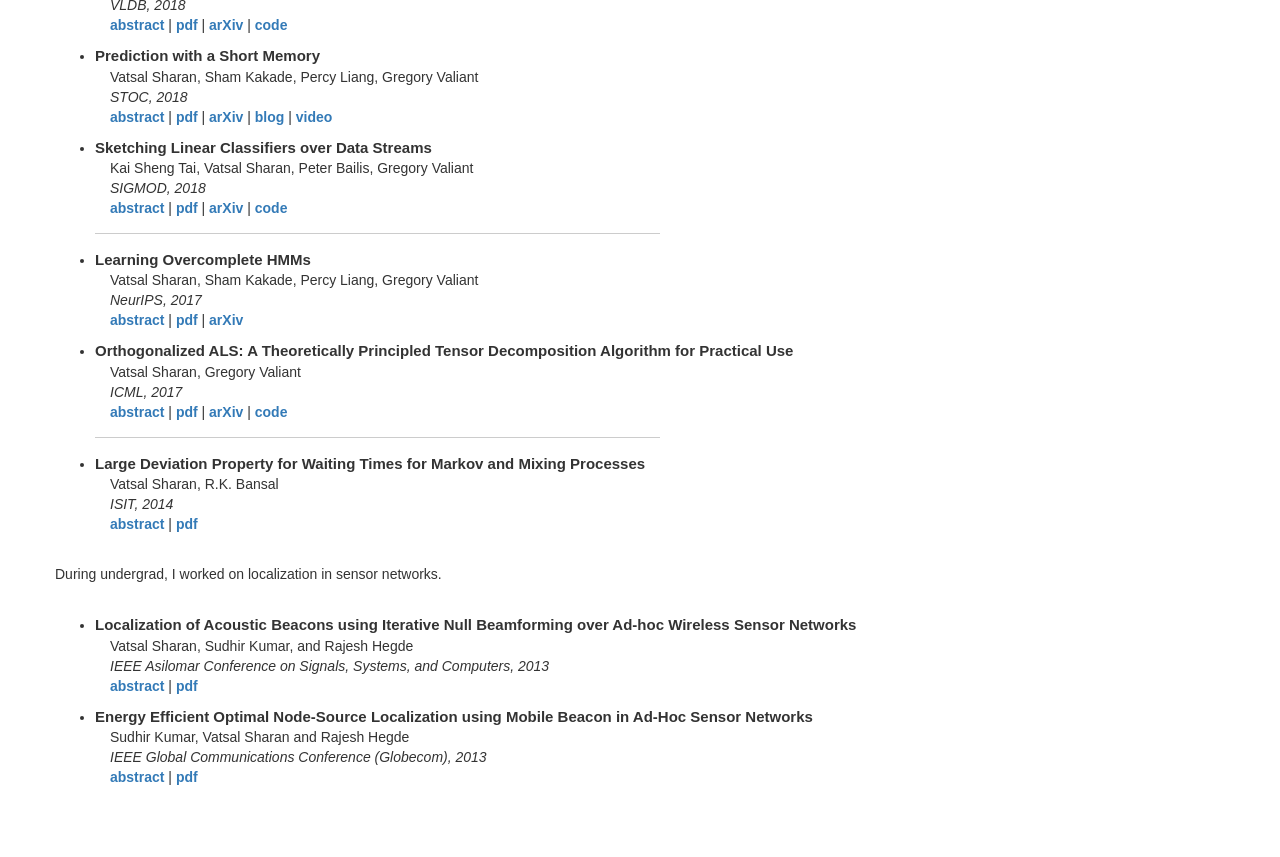
<file: pubs.html>
<!DOCTYPE html>
<html lang="en">
  <head>

    <meta charset="utf-8">
    <meta http-equiv="X-UA-Compatible" content="IE=edge">
    <meta name="viewport" content="width=device-width, initial-scale=1">
    <!-- The above 3 meta tags *must* come first in the head; any other head content must come *after* these tags -->

    <!-- Bootstrap core CSS -->
    <link href="css/bootstrap.min.css" rel="stylesheet">
    <link href="css/bootstrap-responsive.min.css" rel="stylesheet">
    <link href="css/starter-template.css" rel="stylesheet">

        <title>Vatsal Sharan</title>

      </head>

      <body>

        <nav class="sticky-nav">
          <ul>
            <li><a href="index.html">Home</a></li>
            <li><a href="index.html#papers">Research</a></li>
            <li><a href="index.html#students">Students</a></li>
            <li><a href="index.html#teaching">Teaching</a></li>
          </ul>
        </nav>

        <div class="container">

            <div class="row">
                <div class="col-lg-12">
                    <h1 class="page-header">Vatsal Sharan
                    </h1>
                </div>
            </div>

          <div class="row">
            <div class="col-md-2">
            <div class="photo">
                  <img id="picture" src="docs/vatsal.jpg" style="width:240px;height:280px;" class="photo_pic"/>
            </div>
            </div>
            <div class="col-md-5 col-md-offset-1">
              <br>
              <font size="3">
              <p>Assistant Professor,<br>
              Thomas Lord Department of Computer Science,<br>
              University of Southern California <br>
              </p>
              <p>
              Email: vsharan at usc dot edu
              </p>
              <p>
              Office: GCS 402P
              </p>
              </font>
            </div>
          </div>
          <div class="voffset1"></div>
          <div class="row">
            <div class="span12">
            <section id="about">

  </head>

  <body>
    

        <section id="papers">
          <h3>Publications</h3>
	
	    (many papers have alphabetical author ordering)<br><br>
	    <ul>

           

            <li><p> <div style="font-size:15px;font-weight:bold;">
                Transformers Provably Learn Algorithmic Solutions for Graph Connectivity, But Only with the Right Data
              </div>
                <div style="margin-left: 15px;">
                Qilin Ye, Deqing Fu, Robin Jia, Vatsal Sharan
            <br>
            <i>ICML, 2026 (to appear)</i><br>
            <a href="https://arxiv.org/abs/2510.19753"><b>arXiv</b></a> | <a href="https://arxiv.org/pdf/2510.19753"><b>pdf</b></a>
                </div>
            </p></li>

             <li><p> <div style="font-size:15px;font-weight:bold;">
                A Unified Approach to Memory-Sample Tradeoffs for Detecting Planted Structures
              </div>
                <div style="margin-left: 15px;">
                Sumegha Garg, Jabari Hastings, Chirag Pabbaraju, Vatsal Sharan
            <br>
            <i>STOC, 2026 (to appear)</i><br>
            <a href="https://arxiv.org/abs/2603.00770"><b>arXiv</b></a> | <a href="https://arxiv.org/pdf/2603.00770"><b>pdf</b></a>
                </div>
            </p></li>

           

            <li><p> <div style="font-size:15px;font-weight:bold;">
                Textual Steering Vectors Can Improve Visual Understanding in Multimodal Large Language Models
              </div>
                <div style="margin-left: 15px;">
                Haosheng Gan, Deqing Fu, Julian Asilis, Ollie Liu, Vatsal Sharan, Robin Jia, Willie Neiswanger
            <br>
            <i>ACL, 2026 (to appear)</i><br>
            <a href="https://arxiv.org/abs/2505.14071"><b>arXiv</b></a> | <a href="https://arxiv.org/pdf/2505.14071"><b>pdf</b></a>
                </div>
            </p></li>

            <li><p> <div style="font-size:15px;font-weight:bold;">
                Efficient Swap Multicalibration of Elicitable Properties
              </div>
                <div style="margin-left: 15px;">
                Lunjia Hu, Haipeng Luo, Spandan Senapati, Vatsal Sharan
            <br>
            <i>COLT, 2026 (to appear)</i><br>
            <a href="https://arxiv.org/abs/2511.04907"><b>arXiv</b></a> | <a href="https://arxiv.org/pdf/2511.04907"><b>pdf</b></a>
                </div>
            </p></li>

             <li><p> <div style="font-size:15px;font-weight:bold;">
                Limitations on Safe, Trusted, Artificial General Intelligence
              </div>
                <div style="margin-left: 15px;">
                Rina Panigrahy, Vatsal Sharan
            <br>
            <i>FORC, 2026 (to appear)</i><br>
            <a href="https://arxiv.org/abs/2509.21654"><b>arXiv</b></a> | <a href="https://arxiv.org/pdf/2509.21654"><b>pdf</b></a>
                </div>
            </p></li>

            <li><p> <div style="font-size:15px;font-weight:bold;">
                Latent Concept Disentanglement in Transformer-based Language Models
              </div>
                <div style="margin-left: 15px;">
                Guan Zhe Hong, Bhavya Vasudeva, Vatsal Sharan, Cyrus Rashtchian, Prabhakar Raghavan, Rina Panigrahy
            <br>
            <i>ICLR, 2026</i><br>
            <a href="https://arxiv.org/abs/2506.16975"><b>arXiv</b></a> | <a href="https://arxiv.org/pdf/2506.16975"><b>pdf</b></a>
                </div>
            </p></li>

            <li><p> <div style="font-size:15px;font-weight:bold;">
                FoNE: Precise Single-Token Number Embeddings via Fourier Features
              </div>
                <div style="margin-left: 15px;">
                Tianyi Zhou, Deqing Fu, Mahdi Soltanolkotabi, Robin Jia, Vatsal Sharan
            <br>
            <i>ICLR, 2026</i><br>
            <a href="https://arxiv.org/abs/2502.09741"><b>arXiv</b></a> | <a href="https://arxiv.org/pdf/2502.09741"><b>pdf</b></a>
                </div>
            </p></li>

            <li><p> <div style="font-size:15px;font-weight:bold;">
                How Muon's Spectral Design Benefits Generalization: A Study on Imbalanced Data
              </div>
                <div style="margin-left: 15px;">
                Bhavya Vasudeva, Puneesh Deora, Yize Zhao, Vatsal Sharan, Christos Thrampoulidis
            <br>
            <i>ICLR, 2026</i><br>
            <a href="https://arxiv.org/abs/2510.22980"><b>arXiv</b></a> | <a href="https://arxiv.org/pdf/2510.22980"><b>pdf</b></a>
                </div>
            </p></li>

            

<li><p> <div style="font-size:15px;font-weight:bold;">
                Auditability and the Landscape of Distance to Multicalibration
              </div>
                <div style="margin-left: 15px;">
                Nathan Derhake, Siddartha Devic, Dutch Hansen, Kuan Liu, Vatsal Sharan
            <br>
            <i>ITCS, 2026</i><br>
            <a href="https://arxiv.org/abs/2509.16930"><b>arXiv</b></a> | <a href="https://arxiv.org/pdf/2509.16930"><b>pdf</b></a>
                </div>
            </p></li>

            <li><p> <div style="font-size:15px;font-weight:bold;">
                An External Fairness Evaluation of LinkedIn Talent Search
              </div>
                <div style="margin-left: 15px;">
                Tina Behzad, Siddartha Devic, Vatsal Sharan, Aleksandra Korolova, David Kempe
            <br>
            <i>AAAI 2026 <b>(Oral in AI for Social Impacts track)</b></i><br>
            <a href="https://arxiv.org/abs/2511.10752"><b>arXiv</b></a> | <a href="https://arxiv.org/pdf/2511.10752"><b>pdf</b></a>
                </div>
            </p></li>

          <div style="
  height: 1px;
  width: 50%;          /* adjust width as needed */
  background-color: #ccc;  /* light gray */
  margin: 15px 0;          /* vertical spacing only */
"></div>  

        <li><p><div style="font-size:15px;font-weight:bold;">
                Discovering Data Structures: Nearest Neighbor Search and Beyond
            </div>
                <div style="margin-left: 15px;">
                    Omar Salemohamed, Laurent Charlin, Shivam Garg, Vatsal Sharan, Gregory Valiant
            <br>
            <i>Neurips, 2025</i><br>
            <a href="https://arxiv.org/abs/2411.03253"><b>arXiv</b></a> | <a href="https://arxiv.org/pdf/2411.03253"><b>pdf</b></a>
                </div>
            </p></li>



            <li><p><div style="font-size:15px;font-weight:bold;">
                 The Rich and the Simple: On the Implicit Bias of Adam and SGD
            </div>
                <div style="margin-left: 15px;">
                Bhavya Vasudeva, Jung Whan Lee, Vatsal Sharan, Mahdi Soltanolkotabi

            <br>
            <i>Neurips, 2025</i><br>
            <a href="https://arxiv.org/abs/2505.24022"><b>arXiv</b></a> | <a href="https://arxiv.org/pdf/2505.24022"><b>pdf</b></a>
                </div>
            </p></li>


            <li><p><div style="font-size:15px;font-weight:bold;">
                 Simultaneous Swap Regret Minimization via KL-Calibration
            </div>
                <div style="margin-left: 15px;">
                Haipeng Luo, Spandan Senapati, Vatsal Sharan

            <br>
            <i>Neurips, 2025 (Spotlight)</i><br>
            <a href="https://arxiv.org/abs/2502.16387"><b>arXiv</b></a> | <a href="https://arxiv.org/pdf/2502.16387"><b>pdf</b></a>
                </div>
            </p></li>

            <li><p><div style="font-size:15px;font-weight:bold;">
                 Improved Bounds for Swap Multicalibration and Swap Omniprediction
            </div>
                <div style="margin-left: 15px;">
                Haipeng Luo, Spandan Senapati, Vatsal Sharan

            <br>
            <i>Neurips, 2025 (Spotlight)</i><br>
            <a href="https://arxiv.org/abs/2505.20885"><b>arXiv</b></a> | <a href="https://arxiv.org/pdf/2505.20885"><b>pdf</b></a>
                </div>
            </p></li>

        <li><p><div style="font-size:15px;font-weight:bold;">
                  On the Inherent Privacy of Zeroth Order Projected Gradient Descent
            </div>
                <div style="margin-left: 15px;">
                Devansh Gupta, Meisam Razaviyayn, Vatsal Sharan
            <br>
            AISTATS, 2025</i><br>
            <i> OPT 2024, Neurips <b> (Oral) </b> </i><br>
            <a href="https://arxiv.org/abs/2507.05610"><b>arXiv</b></a> | <a href="https://arxiv.org/pdf/2507.05610"><b>pdf</b></a>
                </div> </p></li>

            <li><p><div style="font-size:15px;font-weight:bold;">
                  Proper Learnability and the Role of Unlabeled Data
            </div>
                <div style="margin-left: 15px;">
                Julian Asilis, Siddartha Devic, Shaddin Dughmi, Vatsal Sharan, Shang-Hua Teng
            <br>
            <i>ALT, 2025</i><br>
            <a href="https://arxiv.org/abs/2502.10359"><b>arXiv</b></a> | <a href="https://arxiv.org/pdf/2502.10359"><b>pdf</b></a>
                </div> </p></li>


            <li><p><div style="font-size:15px;font-weight:bold;">
                Transformers Learn Low Sensitivity Functions: Investigations and Implications
            </div>
                <div style="margin-left: 15px;">
                Bhavya Vasudeva, Deqing Fu, Tianyi Zhou, Elliott Kau, Youqi Huang, Vatsal Sharan
            <br>
            <i>ICLR, 2025</i><br>
            <a href="https://arxiv.org/abs/2403.06925"><b>arXiv</b></a> | <a href="https://arxiv.org/pdf/2403.06925"><b>pdf</b></a>
                </div>
            </p></li>

<div style="
  height: 1px;
  width: 50%;          /* adjust width as needed */
  background-color: #ccc;  /* light gray */
  margin: 15px 0;          /* vertical spacing only */
"></div>
          
            <li><p><div style="font-size:15px;font-weight:bold;">
               When is Multicalibration Post-Processing Necessary?
            </div>
                <div style="margin-left: 15px;">
                Dutch Hansen, Siddartha Devic, Preetum Nakkiran, Vatsal Sharan
            <br>
            <i>Neurips, 2024</i><br>
            <a href="https://arxiv.org/abs/2406.06487"><b>arXiv</b></a> | <a href="https://arxiv.org/pdf/2406.06487"><b>pdf</b></a>
                </div>
            </p></li>
            
            
            <li><p> <div style="font-size:15px;font-weight:bold;">
                Transformers Learn to Achieve Second-Order Convergence Rates for In-Context Linear Regression
              </div>
                <div style="margin-left: 15px;">
                Deqing Fu, Tian-Qi Chen, Robin Jia, Vatsal Sharan
            <br>
            <i>Neurips, 2024</i><br>
            <i><b> SoCal NLP Symposium 2023 Best Paper Award </b></i><br>
            <a href="https://arxiv.org/abs/2310.17086"><b>arXiv</b></a> | <a href="https://arxiv.org/pdf/2310.17086.pdf"><b>pdf</b></a>
                </div>
            </p></li>
            
            <li><p><div style="font-size:15px;font-weight:bold;">
                 Pre-trained Large Language Models Use Fourier Features to Compute Addition
            </div>
                <div style="margin-left: 15px;">
                Tianyi Zhou, Deqing Fu, Vatsal Sharan, Robin Jia

            <br>
            <i>Neurips, 2024</i><br>
            <a href="https://arxiv.org/abs/2406.03445"><b>arXiv</b></a> | <a href="https://arxiv.org/pdf/2406.03445"><b>pdf</b></a>
                </div>
            </p></li>
            
            
            
            <li><p><div style="font-size:15px;font-weight:bold;">
                 Optimal Multiclass U-Calibration Error and Beyond
            </div>
                <div style="margin-left: 15px;">
                Haipeng Luo, Spandan Senapati, Vatsal Sharan

            <br>
            <i>Neurips, 2024</i><br>
            <a href="https://arxiv.org/abs/2405.19374"><b>arXiv</b></a> | <a href="https://arxiv.org/pdf/2405.19374"><b>pdf</b></a>
                </div>
            </p></li>
            
            <li><p><div style="font-size:15px;font-weight:bold;">
                Transductive Sample Complexities Are Compact
            </div>
                <div style="margin-left: 15px;">
                Julian Asilis, Siddartha Devic, Shaddin Dughmi, Vatsal Sharan, Shang-Hua Teng

            <br>
            <i>Neurips, 2024</i><br>
            <a href="https://arxiv.org/abs/2402.10360"><b>arXiv</b></a> | <a href="https://arxiv.org/pdf/2402.10360"><b>pdf</b></a>
                </div>
            </p></li>
            
    
            
            
          
          <li><p><div style="font-size:15px;font-weight:bold">On the Statistical Complexity of Sample Amplification
          </div>
              <div style="margin-left: 15px;">
          Brian Axelrod, Shivam Garg, Yanjun Han, Vatsal Sharan, Gregory Valiant
          <br>
          <i>Annals of Statistics, 2024</i><br>
          <a href="https://arxiv.org/abs/2201.04315"><b>arXiv</b></a> | <a href="https://arxiv.org/pdf/2201.04315"><b> pdf</b></a>
              </div>
          </p></li>
           
            
            
            <li><p><div style="font-size:15px;font-weight:bold;">
                 Mitigating Simplicity Bias in Deep Learning for Improved OOD Generalization and Robustness
            </div>
                <div style="margin-left: 15px;">
                Bhavya Vasudeva, Kameron Shahabi, Vatsal Sharan
            <br>
            <i>TMLR, 2024</i><br>
            <a href="https://arxiv.org/abs/2310.06161"><b>arXiv</b></a> | <a href="https://arxiv.org/pdf/2310.06161.pdf"><b>pdf</b></a>
                </div>
            </p></li>
            
            <li><p><div style="font-size:15px;font-weight:bold;">
                Stability and Multigroup Fairness in Ranking with Uncertain Predictions
            </div>
                <div style="margin-left: 15px;">
                Siddartha Devic, Aleksandra Korolova, David Kempe, Vatsal Sharan
            <br>
            <i>ICML, 2024</i><br>
            <i>Non-archival at FORC, 2024</i><br>
            <a href="https://arxiv.org/abs/2402.09326"><b>arXiv</b></a> | <a href="https://arxiv.org/pdf/2402.09326"><b>pdf</b></a> | <a href="https://www.youtube.com/watch?v=qCFDnBHfGtk"><b>video</b></a>
                </div>
            </p></li>
            
            
            <li><p><div style="font-size:15px;font-weight:bold;">
                  Regularization and Optimal Multiclass Learning
            </div>
                <div style="margin-left: 15px;">
                Julian Asilis, Siddartha Devic, Shaddin Dughmi, Vatsal Sharan, Shang-Hua Teng
            <br>
            <i>COLT, 2024</i><br>
            <a href="https://arxiv.org/abs/2309.13692"><b>arXiv</b></a> | <a href="https://arxiv.org/pdf/2309.13692.pdf"><b>pdf</b></a>
                </div> </p></li>
            
            <li><p><div style="font-size:15px;font-weight:bold;">
                Open Problem: Can Local Regularization Learn All Multiclass Problems?
            </div>
                <div style="margin-left: 15px;">
                Julian Asilis, Siddartha Devic, Shaddin Dughmi, Vatsal Sharan, Shang-Hua Teng
            <br>
            <i>Open Problem @ COLT, 2024</i><br>
             <a href="https://jasilis.com/documents/papers/open-problem-local-regularization.pdf"><b>pdf</b></a>
                </div></p></li>
            
<div style="
  height: 1px;
  width: 50%;          /* adjust width as needed */
  background-color: #ccc;  /* light gray */
  margin: 15px 0;          /* vertical spacing only */
"></div>

            <li><p><div style="font-size:15px;font-weight:bold">Fairness in Matching under Uncertainty
            </div>
                <div style="margin-left: 15px;">
                Siddartha Devic, David Kempe, Vatsal Sharan, Aleksandra Korolova
            <br>
            <i>ICML, 2023</i><br>
            <i>Non-archival at EAAMO, 2023</i><br>
            <a href="https://arxiv.org/abs/2302.03810"><b>arXiv</b></a> | <a href="https://arxiv.org/pdf/2302.03810.pdf"><b>pdf</b></a>
                </div></p></li>
            
            
            <li><p><div style="font-size:15px;font-weight:bold">KL Divergence Estimation with Multi-group Attribution
            </div>
                <div style="margin-left: 15px;">
                Parikshit Gopalan, Nina Narodytska, Omer Reingold, Vatsal Sharan, Udi Wieder
            <br>
            <i>arXiv, 2022</i><br>
            <a href="https://arxiv.org/abs/2202.13576"><b>arXiv</b></a> | <a href="https://arxiv.org/pdf/2202.13576.pdf"><b>pdf</b></a>
                </div>
            </p></li>
            
            <li><p><div style="font-size:15px;font-weight:bold">NeuroSketch: A Neural Network Method for Fast and Approximate Evaluation of Range Aggregate Queries
            </div>
                <div style="margin-left: 15px;">
                Sepanta Zeighami, Vatsal Sharan, Cyrus Shahabi
            <br>
            <i>SIGMOD, 2023</i><br>
            <a href="https://arxiv.org/abs/2211.10832"><b>arXiv</b></a> | <a href="https://arxiv.org/pdf/2211.10832.pdf"><b>pdf</b></a>
                </div>
            </p></li>

            <div style="
  height: 1px;
  width: 50%;          /* adjust width as needed */
  background-color: #ccc;  /* light gray */
  margin: 15px 0;          /* vertical spacing only */
"></div>


            <li><p><div style="font-size:15px;font-weight:bold">Efficient Convex Optimization Requires Superlinear Memory
            </div>
                <div style="margin-left: 15px;">
            Annie Marsden, Vatsal Sharan, Aaron Sidford, Gregory Valiant
            <br>
            <i>COLT, 2022</i><br>
            <i><b> Best Paper Award </b> </i><br>
            <i>Invited to IJCAI 2023 Sister Conference Notable Paper Track</i><br>
            <i>JACM, 2024</i><br>
            <a href="https://arxiv.org/abs/2203.15260"><b>arXiv</b></a> | <a href="https://arxiv.org/pdf/2203.15260.pdf"><b>pdf</b></a>
                </div>
            </p></li>

            

            <li><p><div style="font-size:15px;font-weight:bold">Big-Step-Little-Step: Efficient Gradient Methods for Objectives with Multiple Scales
            </div>
                <div style="margin-left: 15px;">
            Jonathan Kelner, Annie Marsden, Vatsal Sharan, Aaron Sidford, Gregory Valiant, Honglin Yuan
            <br>
            <i>COLT, 2022</i><br>
            <a href="https://arxiv.org/abs/2111.03137"><b>arXiv</b></a> | <a href="https://arxiv.org/pdf/2111.03137.pdf"><b>pdf</b></a>
                </div>
            </p></li>
            
            <li><p><div style="font-size:15px;font-weight:bold">Multicalibrated Partitions for Importance Weights
            </div>
                <div style="margin-left: 15px;">
            Parikshit Gopalan, Omer Reingold, Vatsal Sharan, Udi Wieder
            <br>
            <i>ALT, 2022</i><br>
            <a href="https://arxiv.org/abs/2103.05853"><b>arXiv</b></a> | <a href="https://arxiv.org/pdf/2103.05853.pdf"><b>pdf</b></a>
                </div>
            </p></li>

            <li><p><div style="font-size:15px;font-weight:bold">Omnipredictors
            </div>
                <div style="margin-left: 15px;">
            Parikshit Gopalan, Adam Tauman Kalai, Omer Reingold, Vatsal Sharan, Udi Wieder
            <br>
            <i>ITCS, 2022</i><br>
            <a href="https://arxiv.org/pdf/2109.05389"><b>arXiv</b></a> | <a href="https://arxiv.org/pdf/2109.05389.pdf"><b>pdf</b></a>
                </div>
            </p></li>

            <div style="
  height: 1px;
  width: 50%;          /* adjust width as needed */
  background-color: #ccc;  /* light gray */
  margin: 15px 0;          /* vertical spacing only */
"></div>

            <li><p><div style="font-size:15px;font-weight:bold">One Network Fits All? Modular versus Monolithic Task Formulations in Neural Networks
                Learning</div>
                <div style="margin-left: 15px;">
                Atish Agarwala, Abhimanyu Das, Brendan Juba, Rina Panigrahy, Vatsal Sharan, Xin Wang, Qiuyi Zhang<br>
                <i>ICLR, 2021</i><br>
                <a data-toggle="collapse" href="#collapseExample_deep"><b>abstract</b></a></b></a> | <a href="https://arxiv.org/abs/2103.15261"><b>arXiv</b></a> | <a href="https://arxiv.org/pdf/2103.15261.pdf"><b>pdf</b></a> | <a href="https://iclr.cc/virtual/2021/poster/3253"><b>video</b></a>
                </div>
                </p></li>
            
            <div class="collapse space justify" id="collapseExample_deep">
               Can deep learning solve multiple, very different tasks simultaneously? We investigate this question in this work, and do a systematic study of how the properties of the underlying tasks affect the ability of a single neural network to learn them jointly. We present theoretical and empirical findings that neural networks are capable of learning multiple tasks when these tasks are naturally clustered and well-separated. We also show that multi-task learning can be provably hard---even though the individual tasks are easy to learn---in settings where such a natural separation does not exist, and validate this through experiments.<br><br>
            </div>

             <div style="
  height: 1px;
  width: 50%;          /* adjust width as needed */
  background-color: #ccc;  /* light gray */
  margin: 15px 0;          /* vertical spacing only */
"></div>
            
	    	<li><p><div style="font-size:15px;font-weight:bold">Sample Amplification: Increasing Dataset Size even when Learning is Impossible</div>
                <div style="margin-left: 15px;">
                    Brian Axelrod, Shivam Garg, Vatsal Sharan, Gregory Valiant<br>
		 	<i>ICML, 2020 </i><br>
		 	<a data-toggle="collapse" href="#collapseExample_sample"><b>abstract</b></a> | <a href="https://arxiv.org/pdf/1904.12053.pdf"><b>pdf</b></a> | <a href="https://arxiv.org/abs/1904.12053"><b>arXiv</b></a> | <a data-toggle="collapse" href="#video2"><b>video</b></a>
                </div>
		 	</p></li>

		 	<div class="collapse space justify" id="collapseExample_sample">
			   <i>Is learning a distribution always necessary for generating new samples from the distribution?</i> We introduce the problem of "sample amplification": given <i>n</i> independent draws from a distribution, <i>D</i> , to what extent is it possible to output a set of <i>m > n </i>  datapoints that are indistinguishable from <i>m</i>  i.i.d. draws from <i>D</i> ? Curiously, we show that nontrivial amplification is often possible in the regime where <i>n</i>  is too small to learn <i>D</i>  to any nontrivial accuracy.<br><br>
			</div>
            
            <div class="collapse space justify" id="video2">
                Jump to 50:00 (or topic #27) in this <a href="https://slideslive.com/38922033/machine-learning-with-guarantees-1">video</a>.<br>
            </div>

             <div style="
  height: 1px;
  width: 50%;          /* adjust width as needed */
  background-color: #ccc;  /* light gray */
  margin: 15px 0;          /* vertical spacing only */
"></div>
            
            <li><p><div style="font-size:15px;font-weight:bold">PIDForest: Anomaly Detection via Partial Identification</div>
                <div style="margin-left: 15px;">
                    Parikshit Gopalan, Vatsal Sharan, Udi Wieder<br>
                <i> NeurIPS, 2019</i><br>
                <i> Spotlight presentation</i><br>
                <a data-toggle="collapse" href="#collapseExample2"><b>abstract</b></a> | <a href="https://arxiv.org/pdf/1912.03582.pdf"><b>pdf</b></a> | <a href="https://arxiv.org/abs/1912.03582"><b>arXiv</b></a> | <a href="https://github.com/vatsalsharan/pidforest"><b>code</b></a> | <a data-toggle="collapse" href="#video1"><b>spotlight video</b></a>
                </div>
                </p></li>
            
            <div class="collapse space justify" id="collapseExample2">
                We propose a definition of an anomaly that captures the intuition that anomalies are easy to distinguish from the overwhelming majority of points by relatively few attribute values: we call this partial identification. Formalizing this intuition, we propose a geometric anomaly measure for a point that we call PIDScore, which measures for the minimum density of data points over all subcubes containing the point. We present PIDForest: a random forest based algorithm that finds anomalies based on this definition, and show that it performs favorably in comparison to several popular anomaly detection methods, across a broad range of benchmarks.<br><br>
            </div>
            
            <div class="collapse space justify" id="video1">
                Jump to 35:30 (or topic #47) in this <a href="https://slideslive.com/38921752/track-3-session-3">video</a>.<br>
            </div>
            
            <li><p><div style="font-size:15px;font-weight:bold">Compressed Factorization: Fast and Accurate Low-Rank Factorization of Compressively-Sensed Data</div>
                <div style="margin-left: 15px;">
                    Vatsal Sharan, Kai Sheng Tai, Peter Bailis, Gregory Valiant</i><br>
                <i>ICML, 2019 </i><br>
                <a data-toggle="collapse" href="#collapseExample3"><b>abstract</b></a> | <a href="https://arxiv.org/pdf/1706.08146.pdf"><b>pdf</b></a> | <a href="https://arxiv.org/abs/1706.08146"><b>arXiv</b></a> | <a href="https://github.com/kaishengtai/compressed-factorization"><b>code</b></a> | <a data-toggle="collapse" href="#video3"><b>spotlight video</b></a>
                </div>
                </p></li>
            
            <div class="collapse space justify" id="collapseExample3">
                What learning algorithms can be run directly on compressively-sensed data? If we compress a high dimensional matrix via a random projection, then what is the relationship between the factors of the original matrix and the factors of the compressed matrix? While it is well-known that random projections preserve a number of geometric properties of a dataset, this work shows that random projections can also preserve certain solutions to non-convex, NP-Hard problems like non-negative matrix factorization---both in theory and in practice.<br><br>
            </div>
            
            <div class="collapse space justify" id="video3">
                Jump to 53:20 in this <a href="https://slideslive.com/38917770/optimization">video</a>.<br>
            </div>
 
            
            <li><p><div style="font-size:15px;font-weight:bold">Memory-Sample Tradeoffs for Linear Regression with Small Error</div>
                <div style="margin-left: 15px;">
                    Vatsal Sharan, Aaron Sidford, Gregory Valiant<br>
                <i>STOC, 2019</i><br>
                <a data-toggle="collapse" href="#collapseExample4"><b>abstract</b></a> | <a href="https://arxiv.org/pdf/1904.08544.pdf"><b>pdf</b></a> | <a href="https://arxiv.org/abs/1904.08544"><b>arXiv</b></a>
                </div>
                </p></li>
            
            <div class="collapse space justify" id="collapseExample4">
                What is the role of memory in continuous optimization and learning? Are there inherent trade-offs between the available memory and the data requirement? Is it possible to achieve the sample complexity of second-order optimization methods with significantly less memory? We raise these questions, and show the first nontrivial lower bounds for linear regression with super-linear memory: we show that there is a gap between the sample complexity of algorithms with quadratic memory and that of any algorithm with sub-quadratic memory. <br><br>
            </div>
            
            <li><p><div style="font-size:15px;font-weight:bold">Recovery Guarantees for Quadratic Tensors with Limited Observations</div>
                <div style="margin-left: 15px;">
                    Hongyang Zhang, Vatsal Sharan, Moses Charikar and Yingyu Liang<br>
                <i>AISTATS, 2019</i><br>
                <a data-toggle="collapse" href="#collapseExample5"><b>abstract</b></a> | <a href="https://arxiv.org/pdf/1811.00148.pdf"><b>pdf</b></a> | <a href="https://arxiv.org/abs/1811.00148"><b>arXiv</b></a>
                </div>
                </p></li>
            
            <div class="collapse space justify" id="collapseExample5">
               We consider the tensor completion problem of predicting the missing entries of a tensor. The commonly used CP model has a triple product form, but an alternate family of quadratic models which are the sum of pairwise products instead of a triple product have emerged from applications such as recommendation systems. Non-convex methods are the method of choice for learning quadratic models, and this work studies their sample complexity and error guarantees via theoretical results and experiments on real and synthetic data.<br><br>
            </div>
            
 <div style="
  height: 1px;
  width: 50%;          /* adjust width as needed */
  background-color: #ccc;  /* light gray */
  margin: 15px 0;          /* vertical spacing only */
"></div>

            <li><p><div style="font-size:15px;font-weight:bold">Efficient Anomaly Detection via Matrix Sketching</div>
                <div style="margin-left: 15px;">
                    Vatsal Sharan, Parikshit Gopalan, Udi Wieder</i><br>
                <i>NeurIPS, 2018</i><br>
                <a data-toggle="collapse" href="#collapseExample6"><b>abstract</b></a> | <a href="https://arxiv.org/pdf/1804.03065.pdf"><b>pdf</b></a> | <a href="https://arxiv.org/abs/1804.03065"><b>arXiv</b></a>
                </div>
                </p></li>
            
            <div class="collapse space justify" id="collapseExample6">
                PCA based anomaly scores are commonly used for finding anomalies in high-dimensional data. The naive algorithms for computing these scores explicitly compute the PCA of the covariance matrix which uses space quadratic in the dimensionality of the data. Using matrix sketching tools and new matrix perturbation inequalities, we give the first streaming algorithms for computing these scores that use space that is linear or sublinear in the dimension.<br><br>
            </div>
            
            <li><p><div style="font-size:15px;font-weight:bold">A Spectral View of Adversarially Robust Features</div>
                <div style="margin-left: 15px;">
                    Shivam Garg, Vatsal Sharan, Brian Zhang, Gregory Valiant</i><br>
                <i>NeurIPS, 2018</i><br>
                <i>Spotlight presentation</i><br>
                <a data-toggle="collapse" href="#collapseExample7"><b>abstract</b></a> | <a href="https://arxiv.org/pdf/1811.06609.pdf"><b>pdf</b></a> | <a href="https://arxiv.org/abs/1811.06609"><b>arXiv</b></a>
                </div>
                </p></li>
            
            <div class="collapse space justify" id="collapseExample7">
                Despite a surge of recent effort, there is still much that we do not understand about why models are vulnerable to adversarial perturbations, or how to reduce this vulnerability. In this work, we introduce the simpler, intermediate task of learning a set of "robust features"---features which are stable to adversarial perturbations. These features can subsequently be used as inputs to a classifier, which will then inherit the robustness properties. We propose one approach to constructing robust features, which leverages a tight connection between robustness and spectral properties of the neighbourhood graph of the data.<br><br>
            </div>
            
            <li><p><div style="font-size:15px;font-weight:bold">Moment-Based Quantile Sketches for Efficient High Cardinality Aggregation Queries</div>
                <div style="margin-left: 15px;">
                    Edward Gan, Jialin Ding, Kai Sheng Tai, Vatsal Sharan, Peter Bailis</i><br>
                <i>VLDB, 2018</i><br>
                <a data-toggle="collapse" href="#collapseExample8"><b>abstract</b></a> | <a href="https://arxiv.org/pdf/1803.01969.pdf"><b>pdf</b></a> | <a href="https://arxiv.org/abs/1803.01969"><b>arXiv</b></a> | <a href="https://github.com/stanford-futuredata/msketch"><b>code</b></a>
                </div>
                </p></li>
            
            <div class="collapse space justify" id="collapseExample8">
                We propose a compact and efficiently mergeable sketch for answering quantile queries on a dataset. This data structure, which we refer to as the moments sketch, operates with a small memory footprint (200 bytes) and achieves computationally efficient (50ns) merges by tracking only a set of summary statistics, notably the sample moments.<br><br>
            </div>
            
            <li><p><div style="font-size:15px;font-weight:bold">Prediction with a Short Memory</div>
                <div style="margin-left: 15px;">
                    Vatsal Sharan, Sham Kakade, Percy Liang, Gregory Valiant</i><br>
                <i>STOC, 2018</i><br>
                <a data-toggle="collapse" href="#collapseExample9"><b>abstract</b></a> | <a href="https://arxiv.org/pdf/1612.02526.pdf"><b>pdf</b></a> | <a href="https://arxiv.org/abs/1612.02526"><b>arXiv</b></a> | <a href="https://theorydish.blog/2017/11/29/prediction-with-a-short-memory/"><b>blog</b></a> | <a href="https://www.youtube.com/watch?v=-Lhmr9vqjrE&t=5s"><b>video</b></a>
                </div>
                </p></li>
            
            <div class="collapse space justify" id="collapseExample9">
                When is it necessary to remember significant information from the distant past to make good predictions about the future in sequential prediction tasks? How do we consolidate and reference memories about the past in order to predict the future? This work studies these questions, and the findings are perhaps counterintuitive: we show that a simple (Markov) model which bases its predictions on only the most recent observations and the statistics of short windows, can  achieve small error on average with respect to a large class of sequences, such as those generated by Hidden Markov Models (HMMs). This shows that long-term memory may not be necessary for making good predictions on average, even on sequences generated by complex processes that have long-range dependencies.<br><br>
            </div>
            
            <li><p><div style="font-size:15px;font-weight:bold">Sketching Linear Classifiers over Data Streams</div>
                <div style="margin-left: 15px;">
                    Kai Sheng Tai, Vatsal Sharan, Peter Bailis, Gregory Valiant</i><br>
                <i>SIGMOD, 2018</i><br>
                <a data-toggle="collapse" href="#collapseExample10"><b>abstract</b></a> | <a href="https://arxiv.org/pdf/1711.02305.pdf"><b>pdf</b></a> | <a href="https://arxiv.org/abs/1711.02305"><b>arXiv</b></a> | <a href="https://github.com/stanford-futuredata/wmsketch"><b>code</b></a>
                </div>
                </p></li>
            
            <div class="collapse space justify" id="collapseExample10">
                We introduce a new sub-linear space sketch---the Weight-Median Sketch---for learning compressed linear classifiers over data streams while supporting the efficient recovery of large-magnitude weights in the classifier. The Weight-Median Sketch adopts the core data structure used in the Count-Sketch, but, instead of sketching counts, it captures sketched gradient updates to the model parameters. We establishes recovery guarantees for our sketch and demonstrate empirical improvements in memory-accuracy trade-offs over alternative memory-budgeted methods. <br><br>
            </div>

             <div style="
  height: 1px;
  width: 50%;          /* adjust width as needed */
  background-color: #ccc;  /* light gray */
  margin: 15px 0;          /* vertical spacing only */
"></div>
            
            <li><p><div style="font-size:15px;font-weight:bold">Learning Overcomplete HMMs</div>
                <div style="margin-left: 15px;">
                    Vatsal Sharan, Sham Kakade, Percy Liang, Gregory Valiant</i><br>
                <i>NeurIPS, 2017</i><br>
            <a data-toggle="collapse" href="#collapseExample11"><b>abstract</b></a> | <a href="https://arxiv.org/pdf/1711.02309.pdf"><b>pdf</b></a> | <a href="https://arxiv.org/abs/1711.02309"><b>arXiv</b></a>
                </div> </p></li>
            
            <div class="collapse space justify" id="collapseExample11">
                We study the problem of learning overcomplete HMMs---those that have many hidden states but a small output alphabet. Despite having significant practical importance, such HMMs are poorly understood with no known positive or negative results for efficient learning. In this paper, we present several new results---both positive and negative---which help define the boundaries between the tractable and intractable settings. <br><br>
            </div>
            
            <li><p><div style="font-size:15px;font-weight:bold">Orthogonalized ALS: A Theoretically Principled Tensor Decomposition Algorithm for Practical Use
            </div>
                <div style="margin-left: 15px;">
                    Vatsal Sharan, Gregory Valiant</i><br>
            <i>ICML, 2017</i><br>
            <a data-toggle="collapse" href="#collapseExample12"><b>abstract</b></a> | <a href="https://arxiv.org/pdf/1703.01804.pdf"><b>pdf</b></a> | <a href="https://arxiv.org/abs/1703.01804"><b>arXiv</b></a> | <a href="https://vatsalsharan.github.io/orth-als.html"><b>code</b></a>
                </div> </p></li>
            
            <div class="collapse space justify" id="collapseExample12">
                The popular Alternating Least Squares (ALS) algorithm for tensor decomposition is efficient and easy to implement, but often converges to poor local optima. We propose a modification of the ALS approach that is as efficient as standard ALS, but provably recovers the true factors with random initialization under standard incoherence assumptions on the factors of the tensor. We demonstrate the significant practical superiority of our approach over traditional ALS on a variety of synthetic and real-world tasks. <br><br>
            </div>
             <div style="
  height: 1px;
  width: 50%;          /* adjust width as needed */
  background-color: #ccc;  /* light gray */
  margin: 15px 0;          /* vertical spacing only */
"></div>
            
            <li><p><div style="font-size:15px;font-weight:bold">Large Deviation Property for Waiting Times for Markov and Mixing Processes
            </div>
                <div style="margin-left: 15px;">
                    Vatsal Sharan, R.K. Bansal</i><br>
            <i>ISIT, 2014</i><br>
            <a data-toggle="collapse" href="#collapseExample13"><b>abstract</b></a> | <a href="https://vatsalsharan.github.io/isit.pdf"><b>pdf</b></a>
                </div>  </p></li>
            
            <div class="collapse space justify" id="collapseExample13">
                We show a concentration theorem for the waiting time until the opening string in the realization of a random process first appears in an independent realization of the same or a different process.<br><br>
            </div>
            
            </ul>
            <br>
            During undergrad, I worked on localization in sensor networks.<br><br>
            <ul>
            <li><p><div style="font-size:15px;font-weight:bold">Localization of Acoustic Beacons using Iterative Null Beamforming over Ad-hoc Wireless Sensor Networks
            </div>
                <div style="margin-left: 15px;">
                    Vatsal Sharan, Sudhir Kumar, and Rajesh Hegde<br>
            <i>IEEE Asilomar Conference on Signals, Systems, and Computers, 2013</i><br>
            <a data-toggle="collapse" href="#collapseExample14"><b>abstract</b></a> | <a href="https://vatsalsharan.github.io/asilomar.pdf"><b>pdf</b></a>
                </div>  </p></li>
            
            <div class="collapse space justify" id="collapseExample14">
                We propose an iterative method to localize and separate multiple audio beacons using the principle of null beam forming.<br><br>
            </div>
            
            <li><p><div style="font-size:15px;font-weight:bold">Energy Efficient Optimal Node-Source Localization using Mobile Beacon in Ad-Hoc Sensor Networks
            </div>
                <div style="margin-left: 15px;">
                    Sudhir Kumar, Vatsal Sharan and Rajesh Hegde<br>
            <i>IEEE Global Communications Conference (Globecom), 2013</i><br>
            <a data-toggle="collapse" href="#collapseExample15"><b>abstract</b></a> | <a href="https://vatsalsharan.github.io/globecom.pdf"><b>pdf</b></a>              </div>   </p></li>
            
            <div class="collapse space justify" id="collapseExample15">
                We propose a single mobile beacon based method to localize nodes using the principle of maximum power reception.<br><br>
            </div>

            </ul>

        
<br><br><br>
	
    <script type="text/javascript" src="https://code.jquery.com/jquery-1.11.3.min.js"></script>

    <!-- Bootstrap core JavaScript
    ================================================== -->
    <!-- Placed at the end of the document so the pages load faster -->
    <script src="https://ajax.googleapis.com/ajax/libs/jquery/1.11.3/jquery.min.js"></script>
    <script src="js/bootstrap.min.js"></script>
    
  </body>
</html>
</file>
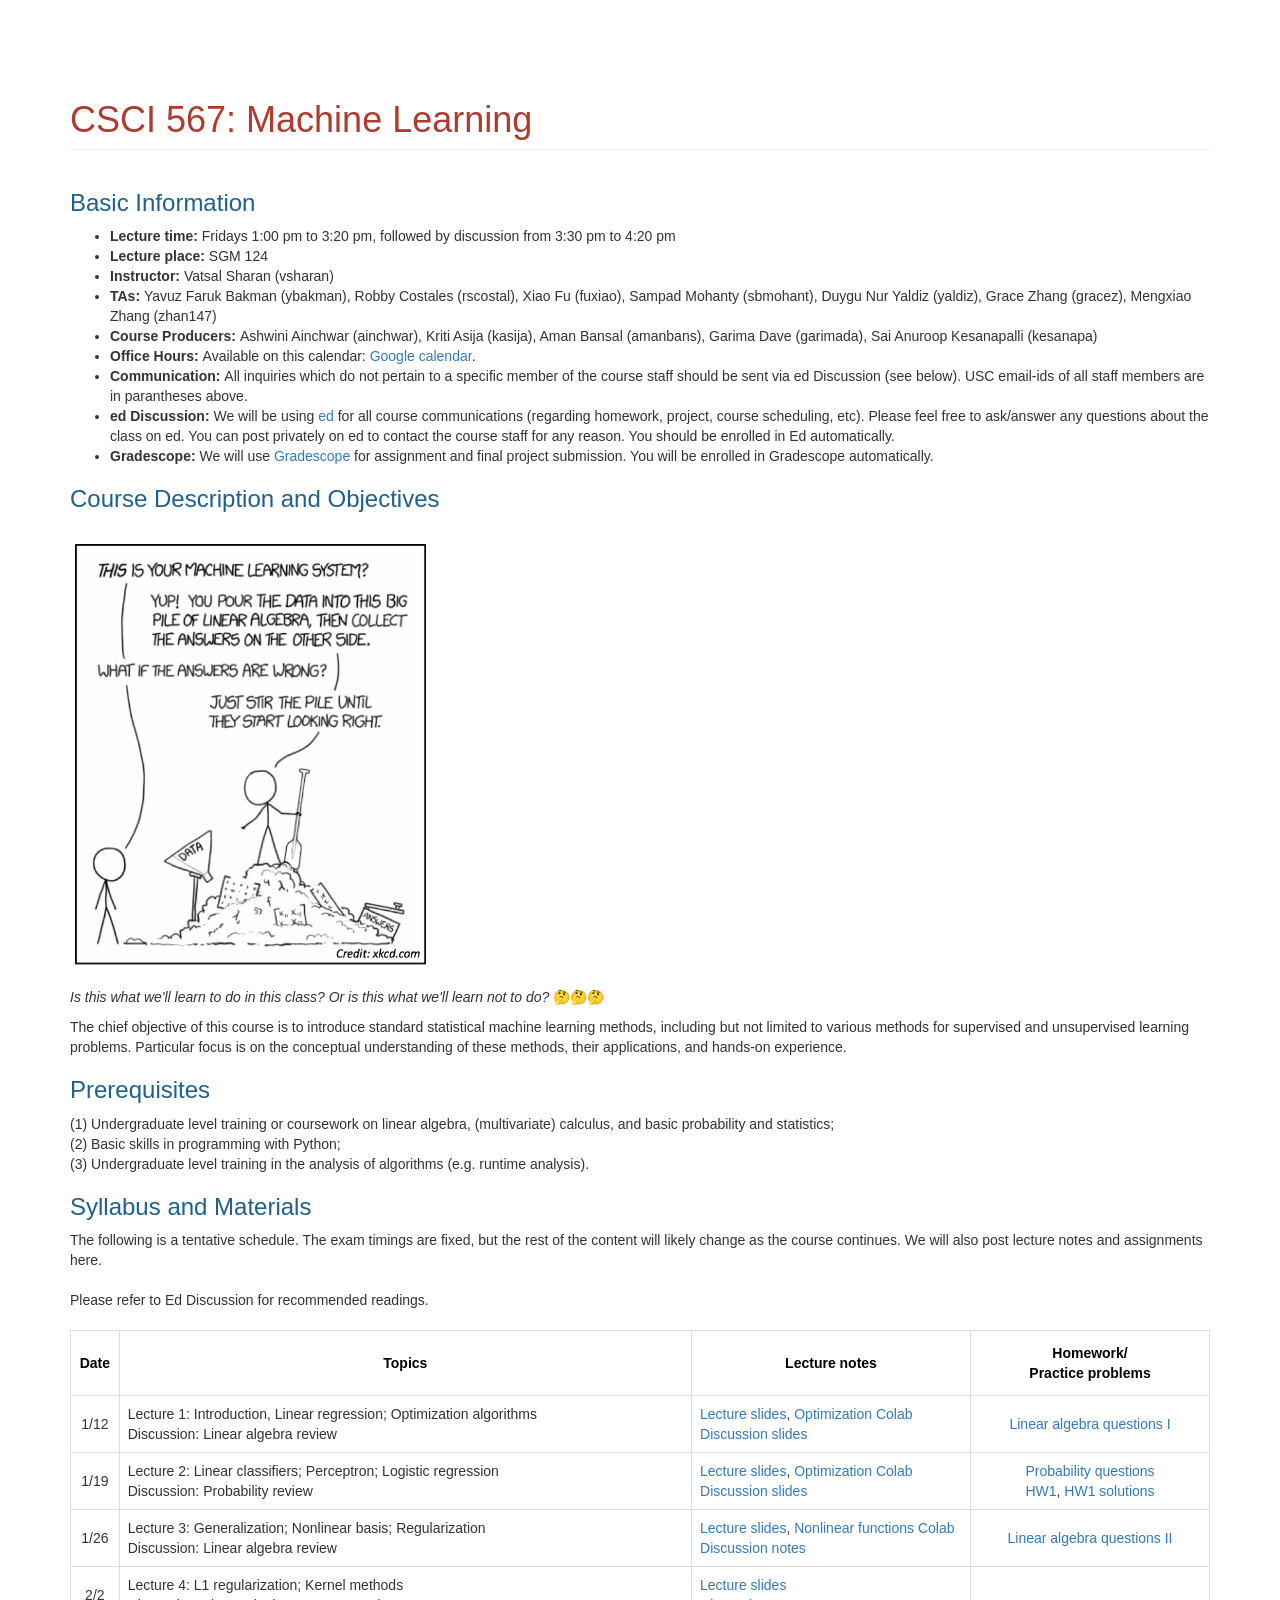
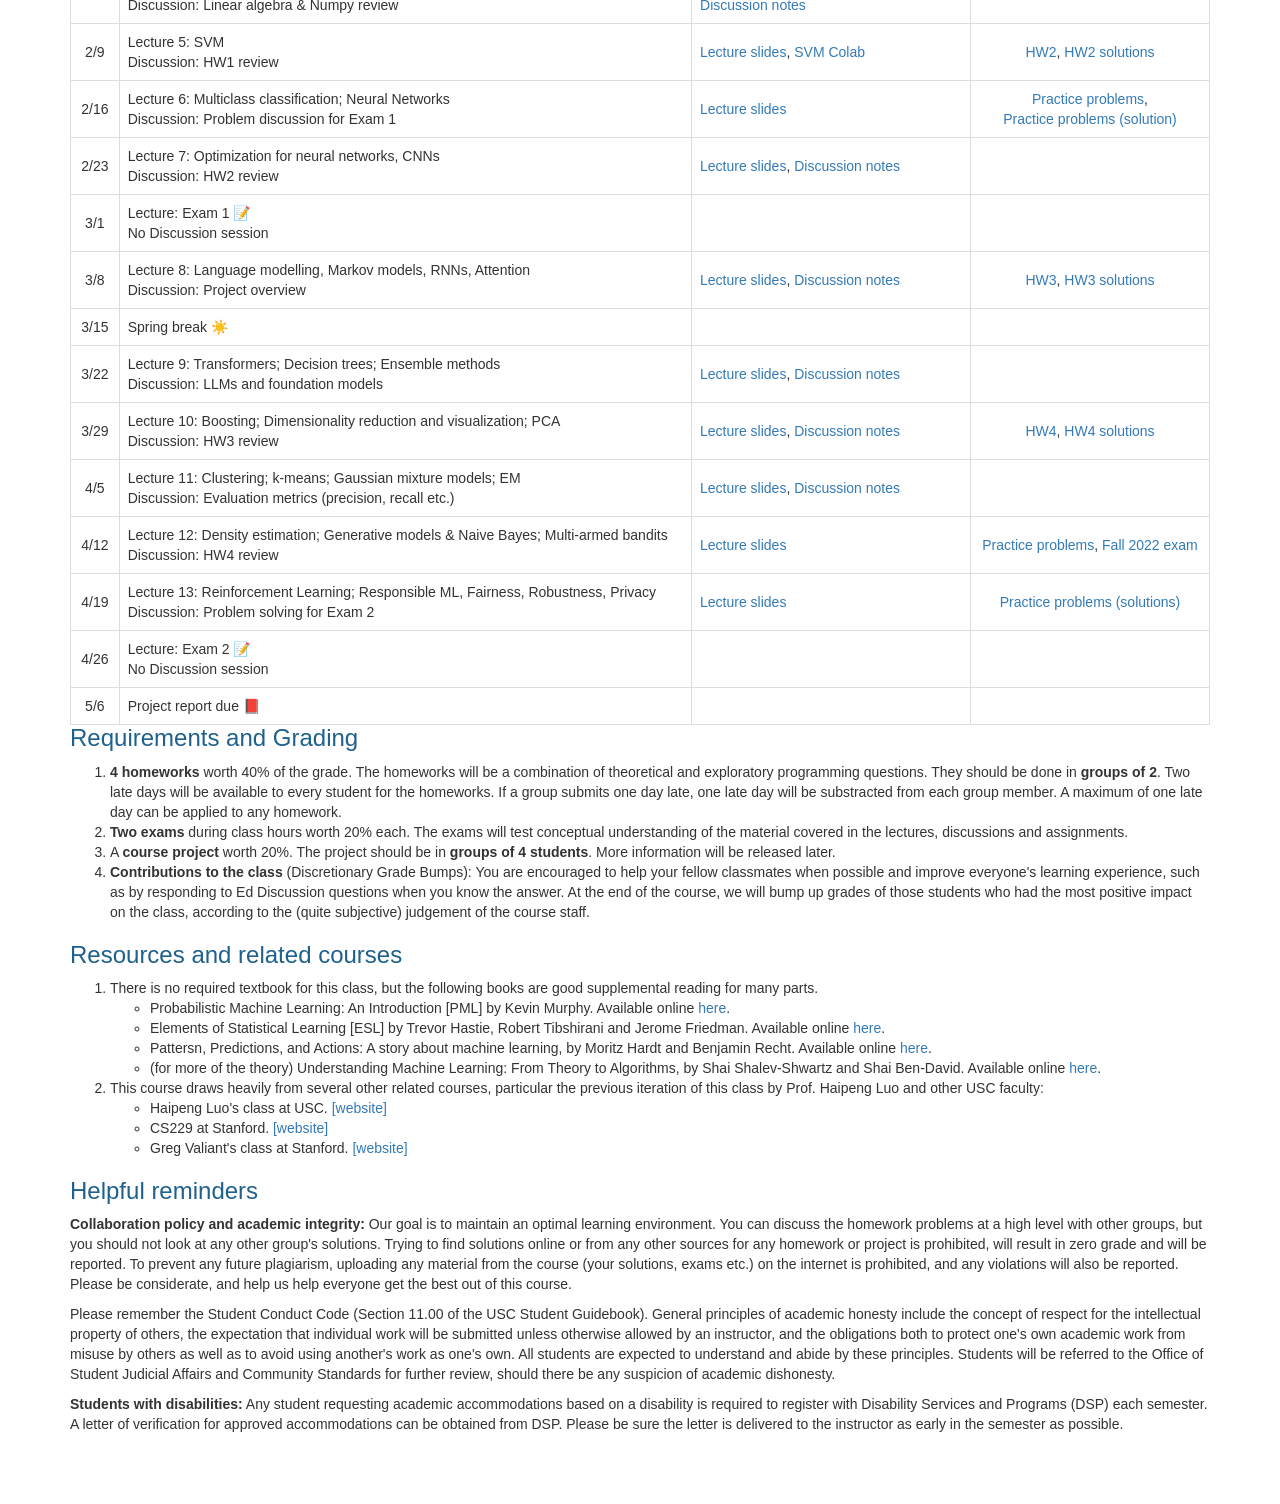
<file: spring24.html>
<!DOCTYPE html>
<html lang="en">
  <head>

    <meta charset="utf-8">
    <meta http-equiv="X-UA-Compatible" content="IE=edge">
    <meta name="viewport" content="width=device-width, initial-scale=1">
    <!-- The above 3 meta tags *must* come first in the head; any other head content must come *after* these tags -->
    
    <!-- Bootstrap core CSS -->
    <link href="css/bootstrap.min.css" rel="stylesheet">
    <link href="css/bootstrap-responsive.min.css" rel="stylesheet">
    <link href="css/starter-template.css" rel="stylesheet">
        
    <link href="css/main.css" rel="stylesheet">
    
        <title>CSCI 567: Machine Learning (Fall 2022)</title>
  </head>

<body>
<div class="container">

	    	<div class="row">
            <div class="col-lg-12">
                <h1 class="page-header" style="color:#B03A2E;">CSCI 567: Machine Learning
                </h1>
            </div>
        </div>

<p>

<h3 style="color:#1F618D;">Basic Information</h3>

<ul>
    <li> <b> Lecture time: </b> Fridays 1:00 pm to 3:20 pm, followed by discussion from 3:30 pm to 4:20 pm
    <li> <b> Lecture place: </b> SGM 124
    <li> <b> Instructor: </b> Vatsal Sharan (vsharan)
        <li> <b>TAs: </b> Yavuz Faruk Bakman (ybakman), Robby Costales (rscostal), Xiao Fu (fuxiao), Sampad Mohanty (sbmohant), Duygu Nur Yaldiz (yaldiz), Grace Zhang (gracez), Mengxiao Zhang (zhan147)
        <li> <b>Course Producers: </b> Ashwini Ainchwar (ainchwar), Kriti Asija (kasija), Aman Bansal (amanbans), Garima Dave (garimada), Sai Anuroop Kesanapalli (kesanapa)
                <li> <b> Office Hours: </b> Available on this calendar: <a href="https://calendar.google.com/calendar/embed?src=b6792486e1d80863004c4ef2d20478a064178c043843e791fb8096acae907233%40group.calendar.google.com&ctz=America%2FLos_Angeles"> Google calendar</a>.
                <li> <b> Communication: </b> All inquiries which do not pertain to a specific member of the course staff should be sent via ed Discussion (see below). USC email-ids of all staff members are in parantheses above.
        <li> <b> ed Discussion: </b> We will be using <a href="https://edstem.org/">ed</a> for all course communications (regarding homework, project, course scheduling, etc). Please feel free to ask/answer any questions about the class on ed. You can post privately on ed to contact the course staff for any reason. You should be enrolled in Ed automatically.
            <li> <b> Gradescope: </b> We will use <a href="https://gradescope.com/">Gradescope </a> for assignment and final project submission. You will be enrolled in Gradescope automatically.
</ul>

<h3 style="color:#1F618D;">Course Description and Objectives</h3>

<br>

<div class="row">
  <div class="col-md-4">
  <div class="photo">
      <center>
        <img id="picture" src="docs/xkcd_ml.png" style="width:355px;height:425px;" />
        </center>
  </div>
  </div>
  </div>

<br>


<p> <em>Is this what we'll learn to do in this class? Or is this what we'll learn not to do? </em> 🤔🤔🤔

</p>


The chief objective of this course is to introduce standard statistical machine learning methods, including but not limited to various methods for supervised and unsupervised learning problems. Particular focus is on the conceptual understanding of these methods, their applications, and hands-on experience.

<h3 style="color:#1F618D;">Prerequisites</h3>

(1) Undergraduate level training or coursework on linear algebra, (multivariate) calculus, and basic probability and statistics;<br> (2) Basic skills in programming with Python; <br> (3) Undergraduate level training in the analysis of algorithms (e.g. runtime analysis).

           
<h3 style="color:#1F618D;">Syllabus and Materials</h3>

The following is a tentative schedule. The exam timings are fixed, but the rest of the content will likely change as the course continues. We will also post lecture notes and assignments here.<br><br>
    
    Please refer to Ed Discussion for recommended readings.
<br><br>
<div id="table-custom">
<table style="width:100%" align="right">
<tr>
  <th style="text-align:center" style="width:8%">Date</th>
  <th style="text-align:center">Topics</th>
  <th style="text-align:center">Lecture notes</th>
  <th style="text-align:center">Homework/<br>Practice problems</th>
</tr>
<tr>
  <td align="center">1/12</td>
  <td align="left">Lecture 1: Introduction, Linear regression; Optimization algorithms <br>
  Discussion: Linear algebra review
  </td>
  <td align="left">
     <a href="https://vatsalsharan.github.io/spring24/lec1_annotated.pdf">Lecture slides</a>, <a href="https://colab.research.google.com/drive/1O_ugC2VQJK-WNBHg20vMYG9MV9xhgkuN?usp=sharing">Optimization Colab</a> <br>
     <a href="https://vatsalsharan.github.io/spring24/discussion1_annotated.pdf">Discussion slides</a>
  </td>
  <td align="center"><a href="https://vatsalsharan.github.io/spring24/linear_algebra_exercises_part1.pdf">Linear algebra questions I</a> </td>
</tr>
<tr>
  <td align="center">1/19</td>
  <td align="left">Lecture 2: Linear classifiers; Perceptron; Logistic regression <br>
      Discussion: Probability review
  <td align="left">
      <a href="https://vatsalsharan.github.io/spring24/lec2_annotated.pdf">Lecture slides</a>, <a href="https://colab.research.google.com/drive/1O_ugC2VQJK-WNBHg20vMYG9MV9xhgkuN?usp=sharing">Optimization Colab</a> <br>
      <a href="https://vatsalsharan.github.io/spring24/discussion2_annotated.pdf">Discussion slides</a>
  </td>
  <td align="center">
      <a href="https://vatsalsharan.github.io/spring24/probability_exercises.pdf">Probability questions</a><br>
      <a href="https://vatsalsharan.github.io/spring24/hw1.pdf">HW1</a>,
      <a href="https://vatsalsharan.github.io/spring24/hw1_sols.pdf">HW1 solutions</a>

  </td>
</tr>

<tr>
  <td align="center">1/26</td>
  <td align="left">Lecture 3: Generalization; Nonlinear basis; Regularization<br>
      Discussion: Linear algebra review
      <td align="left">
          <a href="https://vatsalsharan.github.io/spring24/lec3_annotated.pdf">Lecture slides</a>, <a href="https://colab.research.google.com/drive/1sFa4ZdRDcTbMLm4P1NpfRZLsScwCZj0l?usp=sharing">Nonlinear functions Colab</a> <br>
          <a href="https://vatsalsharan.github.io/spring24/discussion3_annotated.pdf">Discussion notes</a>
      </td>
      <td align="center"><a href="https://vatsalsharan.github.io/spring24/linear_algebra_exercises_part2.pdf">Linear algebra questions II</a></td>
      </td>
</tr>

<tr>
  <td align="center">2/2</td>
  <td align="left">Lecture 4: L1 regularization; Kernel methods <br>
      Discussion: Linear algebra & Numpy review
  <td align="left">
          <a href="https://vatsalsharan.github.io/spring24/lec4_annotated.pdf">Lecture slides</a><br>
          <a href="https://vatsalsharan.github.io/spring24/discussion4_annotated.pdf">Discussion notes</a>
  </td>
  <td align="center">
      
  </td>
</tr>

<tr>
  <td align="center">2/9</td>
  <td align="left">Lecture 5: SVM<br>
      Discussion: HW1 review
  <td align="left">
      <a href="https://vatsalsharan.github.io/fall22/lec5_annotated.pdf">Lecture slides</a>, <a href="https://colab.research.google.com/drive/1r4oIa9kdRkhpS8PJiA6DKS5GUzE5eJ-n?usp=sharing ">SVM Colab</a> 
  </td>
  <td align="center">
      <a href="https://vatsalsharan.github.io/spring24/hw2.pdf">HW2</a>,
      <a href="https://vatsalsharan.github.io/spring24/hw2_sols.pdf">HW2 solutions</a>
  </td>
</tr>
<tr>
  <td align="center">2/16</td>
  <td align="left">Lecture 6: Multiclass classification; Neural Networks <br>
      Discussion: Problem discussion for Exam 1
  <td align="left">
      <a href="https://vatsalsharan.github.io/spring24/lec6_annotated.pdf">Lecture slides</a>
  </td>
  <td align="center">
  <a href="https://vatsalsharan.github.io/spring24/exam1_practice_problems.pdf">Practice problems</a>,<br> <a href="https://vatsalsharan.github.io/spring24/exam1_practice_sols.pdf">Practice problems (solution)</a>
  </td>
</tr>
<tr>
  <td align="center">2/23</td>
  <td align="left">Lecture 7: Optimization for neural networks, CNNs <br>
      Discussion: HW2 review
  <td align="left">
      <a href="https://vatsalsharan.github.io/spring24/lec7_annotated.pdf">Lecture slides</a>,
      <a href="https://vatsalsharan.github.io/spring24/discussion7_annotated.pdf">Discussion notes</a>
  </td>
  <td align="center">
      
</tr>
<tr>
  <td align="center">3/1</td>
  <td align="left">Lecture: Exam 1 📝 <br>
      No Discussion session
  <td align="left">
      
  </td>
  <td align="center"></td>
</tr>
<tr>
  <td align="center">3/8</td>
  <td align="left">Lecture 8: Language modelling, Markov models, RNNs, Attention <br>
      Discussion: Project overview
  <td align="left">
      <a href="https://vatsalsharan.github.io/spring24/lec8_annotated.pdf">Lecture slides</a>,
      <a href="https://vatsalsharan.github.io/spring24/discussion8.pdf">Discussion notes</a>
  </td>
  <td align="center">
      <a href="https://vatsalsharan.github.io/spring24/hw3.pdf">HW3</a>,
      <a href="https://vatsalsharan.github.io/spring24/hw3_sols.pdf">HW3 solutions</a>
  </td>
</tr>
<tr>
  <td align="center">3/15</td>
  <td align="left">Spring break ☀️
  <td align="left">
     
  </td>
  <td align="center">
      
      </a>
      
</tr>
<tr>
  <td align="center">3/22</td>
  <td align="left">Lecture 9: Transformers; Decision trees; Ensemble methods <br>
      Discussion: LLMs and foundation models
  <td align="left">
      <a href="https://vatsalsharan.github.io/spring24/lec9_annotated.pdf">Lecture slides</a>,
      <a href="https://vatsalsharan.github.io/spring24/discussion9.pdf">Discussion notes</a>
  </td>
  <td align="center">
  
  </td>
</tr>

<tr>
  <td align="center">3/29</td>
  
<td align="left">Lecture 10: Boosting; Dimensionality reduction and visualization; PCA <br>
  Discussion: HW3 review
      <td align="left">
          <a href="https://vatsalsharan.github.io/spring24/lec10_annotated.pdf">Lecture slides</a>,
          <a href="https://vatsalsharan.github.io/spring24/discussion10.pdf">Discussion notes</a>
      </td>
  <td align="center">
      <a href="https://vatsalsharan.github.io/spring24/hw4.pdf">HW4</a>,
      <a href="https://vatsalsharan.github.io/spring24/hw4_sols.pdf">HW4 solutions</a>
  </td>
</tr>
<tr>
  <td align="center">4/5</td>
  <td align="left">Lecture 11: Clustering; k-means; Gaussian mixture models; EM <br>
      Discussion: Evaluation metrics (precision, recall etc.)
      <td align="left">
          <a href="https://vatsalsharan.github.io/spring24/lec11_annotated.pdf">Lecture slides</a>,
          <a href="https://vatsalsharan.github.io/spring24/discussion11.pdf">Discussion notes</a>
      </td>
  <td align="center"></td>
</tr>
<tr>
  <td align="center">4/12</td>
  <td align="left">Lecture 12: Density estimation; Generative models & Naive Bayes; Multi-armed bandits <br>
      Discussion: HW4 review
  <td align="left">
      <a href="https://vatsalsharan.github.io/spring24/lec12_annotated.pdf">Lecture slides</a>
  </td>
  <td align="center">
      <a href="https://vatsalsharan.github.io/spring24/exam2_practice_problems.pdf">Practice problems</a>, <a href="https://vatsalsharan.github.io/spring24/quiz2_fall22.pdf">Fall 2022 exam</a>
  </td>
</tr>
<tr>
  <td align="center">4/19</td>
  <td align="left">Lecture 13: Reinforcement Learning; Responsible ML, Fairness, Robustness, Privacy <br>
      Discussion: Problem solving for Exam 2
      <td align="left">
          <a href="https://vatsalsharan.github.io/spring24/lec13_annotated.pdf">Lecture slides</a>
      </td>
      <td align="center">
          <a href="https://vatsalsharan.github.io/spring24/exam2_practice_problems_sols.pdf">Practice problems (solutions)</a>
      </td>
</tr>
</tr>
<tr>
  <td align="center">4/26</td>
  <td align="left">Lecture: Exam 2 📝 <br>
      No Discussion session
  <td align="left">
      
  </td>
  <td align="center">
  
  </td>
</tr>
<tr>
  <td align="center">5/6</td>
  <td align="left">Project report due 📕
  <td align="left">
      
  </td>
  <td align="center"></td>
</tr>

</table>
</div>
     
<div><h3 style="color:#1F618D;">Requirements and Grading</h3></div>

<ol>
    
    <li>  <b> 4 homeworks </b> worth 40% of the grade. The homeworks will be a combination of theoretical and exploratory programming questions. They should be done in <b> groups of 2</b>. Two late days will be available to every student for the homeworks. If a group submits one day late, one late day will be substracted from each group member. A maximum of one late day can be applied to any homework.
    <li> <b>Two exams </b> during class hours worth 20% each. The exams will test conceptual understanding of the material covered in the lectures, discussions and assignments.
    <li> A <b>course project</b> worth 20%. The project should be in <b> groups of 4 students</b>. More information will be released later.
    <li> <b>Contributions to the class</b> (Discretionary Grade Bumps): You are encouraged to help your fellow classmates when possible and improve everyone's learning experience, such as by responding to Ed Discussion questions when you know the answer. At the end of the course, we will bump up grades of those students who had the most positive impact on the class, according to the (quite subjective) judgement of the course staff.

</ol>

<h3 style="color:#1F618D;">Resources and related courses</h3>

<ol>
    
    <li>  There is no required textbook for this class, but the following books are good supplemental reading for many parts.
        <ul>
            <li> Probabilistic Machine Learning: An Introduction [PML] by Kevin Murphy. Available online <a href="https://probml.github.io/pml-book/book1.html">here</a>.
            <li> Elements of Statistical Learning [ESL] by Trevor Hastie, Robert Tibshirani and Jerome Friedman. Available online <a href="https://hastie.su.domains/Papers/ESLII.pdf">here</a>.
            <li> Pattersn, Predictions, and Actions:
                A story about machine learning, by Moritz Hardt and Benjamin Recht. Available online <a href="https://mlstory.org/">here</a>.
            <li> (for more of the theory) Understanding Machine Learning:
                From Theory to Algorithms, by Shai Shalev-Shwartz and Shai Ben-David. Available online <a href="https://www.cs.huji.ac.il/~shais/UnderstandingMachineLearning/understanding-machine-learning-theory-algorithms.pdf">here</a>.
                    
           </ul>
        
        <li> This course draws heavily from several other related courses, particular the previous iteration of this class by Prof. Haipeng Luo and other USC faculty:
            
            <ul>
             
             <li> Haipeng Luo's class at USC. <a href="https://haipeng-luo.net/courses/CSCI567/2021_fall/index.html">[website]</a>
                 
                 
                     <li> CS229 at Stanford.
                     <a href="https://cs229.stanford.edu/">[website]</a>
                     <li> Greg Valiant's class at Stanford.
                         <a href="http://web.stanford.edu/class/cs168/index.html">[website]</a>
                     
                     
            </ul>
            
         </ol>

<h3 style="color:#1F618D;">Helpful reminders</h3>



<p><b>Collaboration policy and academic integrity:</b> Our goal is to maintain an optimal learning environment. You can discuss the homework problems at a high level with other groups, but you should not look at any other group's solutions. Trying to find solutions online or from any other sources for any homework or project is prohibited, will result in zero grade and will be reported. To prevent any future plagiarism, uploading any material from the course (your solutions, exams etc.) on the internet is prohibited, and any violations will also be reported. Please be considerate, and help us help everyone get the best out of this course.</p>

<p>Please remember the Student Conduct Code (Section 11.00 of the USC Student Guidebook). General principles of academic honesty include the concept of respect for the intellectual property of others, the expectation that individual work will be submitted unless otherwise allowed by an instructor, and the obligations both to protect one's own academic work from misuse by others as well as to avoid using another's work as one's own. All students are expected to understand and abide by these principles. Students will be referred to the Office of Student Judicial Affairs and Community Standards for further review, should there be any suspicion of academic dishonesty.</p>
     
     <p><b>Students with disabilities:</b> Any student requesting academic accommodations based on a disability is required to register with Disability Services and Programs (DSP) each semester. A letter of verification for approved accommodations can be obtained from DSP. Please be sure the letter is delivered to the instructor as early in the semester as possible.</p>
     
      <br><br><br>
     
</div>
</div>
</body>
</html>
</file>
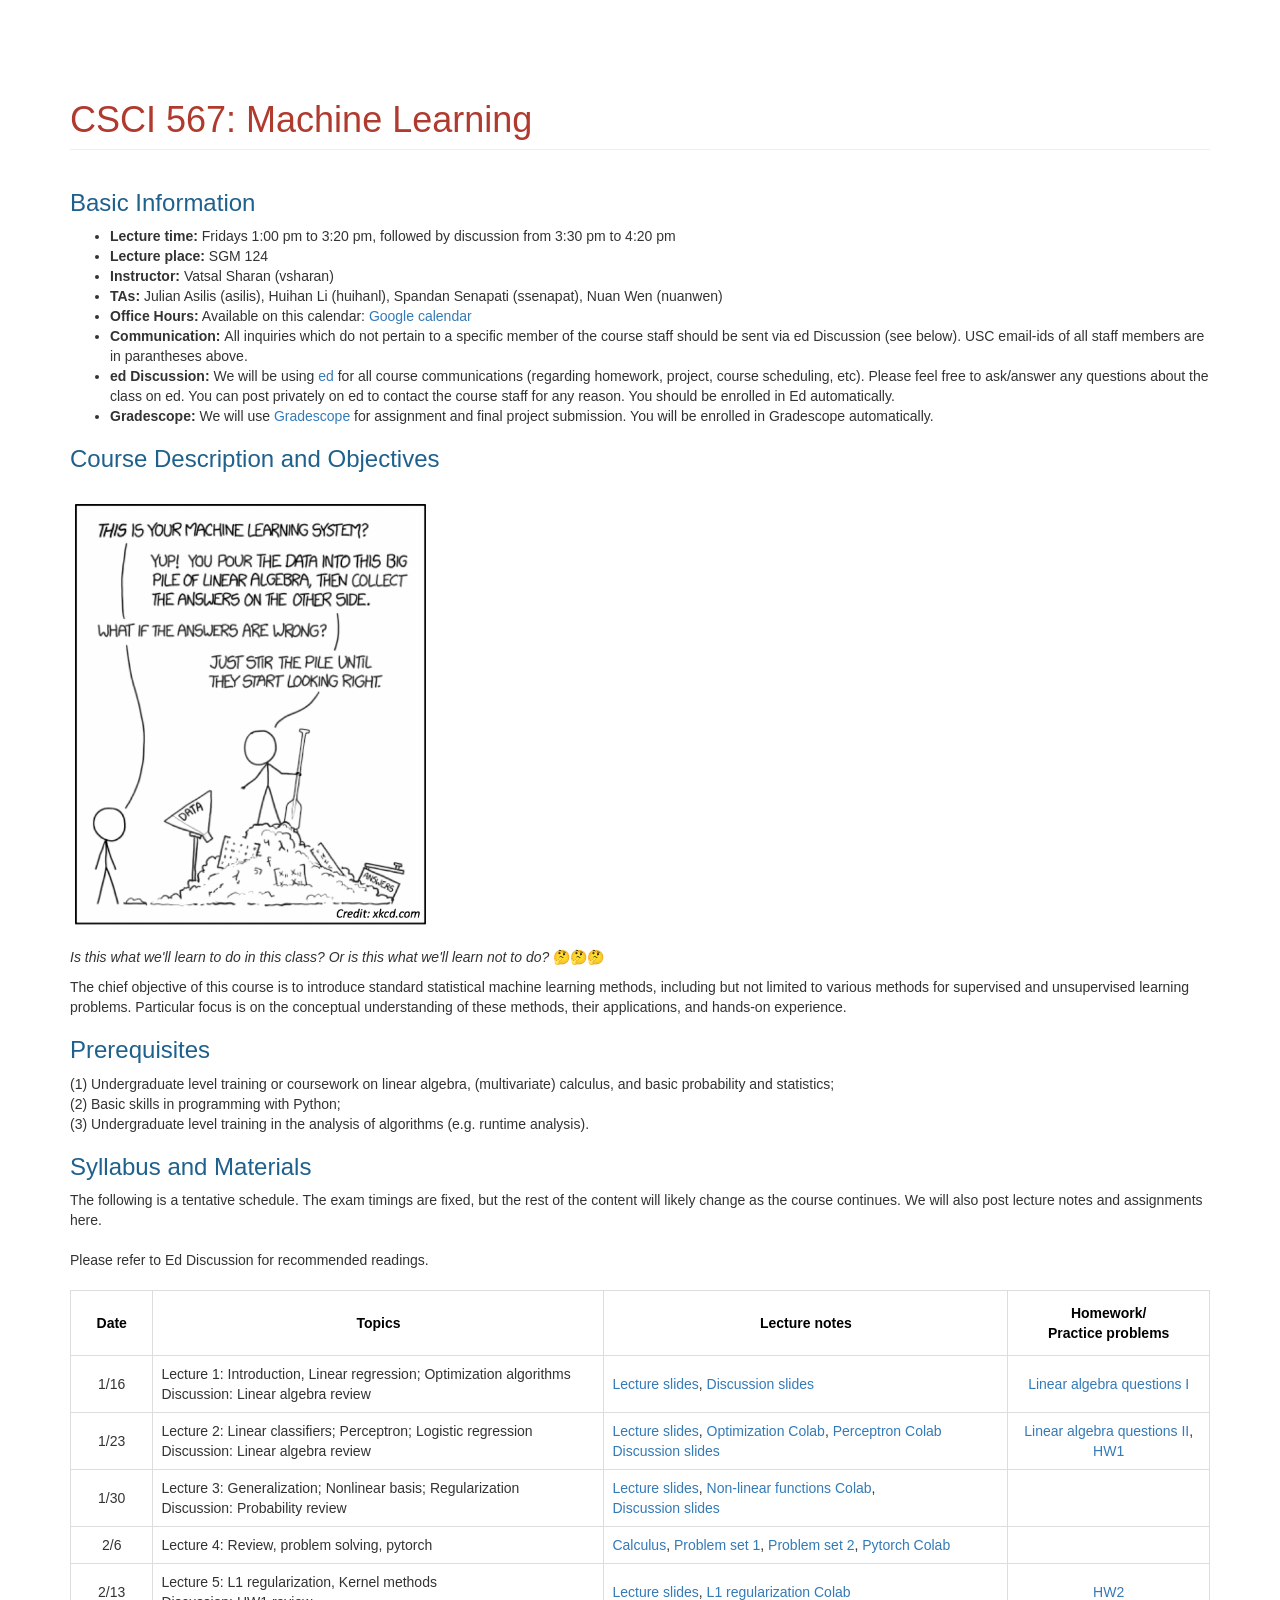
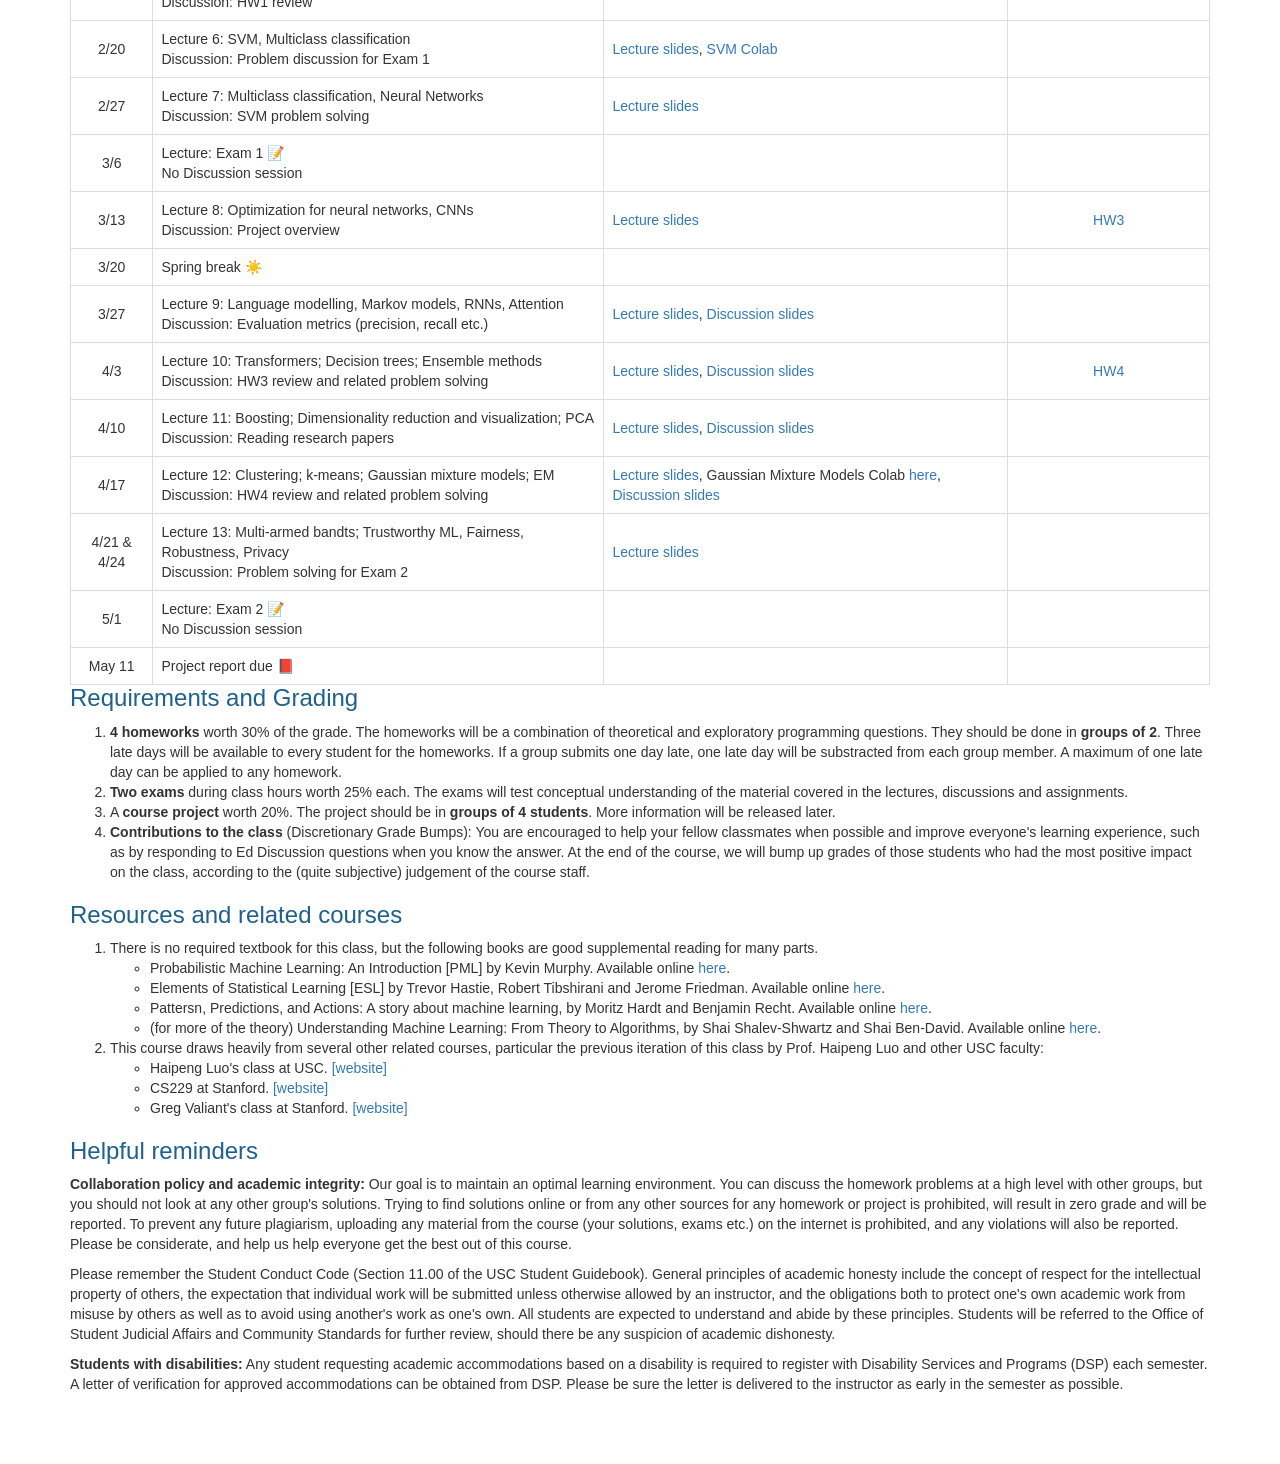
<file: spring26.html>
<!DOCTYPE html>
<html lang="en">
  <head>

    <meta charset="utf-8">
    <meta http-equiv="X-UA-Compatible" content="IE=edge">
    <meta name="viewport" content="width=device-width, initial-scale=1">
    <!-- The above 3 meta tags *must* come first in the head; any other head content must come *after* these tags -->
    
    <!-- Bootstrap core CSS -->
    <link href="css/bootstrap.min.css" rel="stylesheet">
    <link href="css/bootstrap-responsive.min.css" rel="stylesheet">
    <link href="css/starter-template.css" rel="stylesheet">
        
    <link href="css/main.css" rel="stylesheet">
    
        <title>CSCI 567: Machine Learning (Spring 2026)</title>
  </head>

<body>
<div class="container">

	    	<div class="row">
            <div class="col-lg-12">
                <h1 class="page-header" style="color:#B03A2E;">CSCI 567: Machine Learning
                </h1>
            </div>
        </div>

<p>

<h3 style="color:#1F618D;">Basic Information</h3>

<ul>
    <li> <b> Lecture time: </b> Fridays 1:00 pm to 3:20 pm, followed by discussion from 3:30 pm to 4:20 pm
    <li> <b> Lecture place: </b> SGM 124
    <li> <b> Instructor: </b> Vatsal Sharan (vsharan)
        <li> <b>TAs: </b> Julian Asilis (asilis), Huihan Li (huihanl), Spandan Senapati (ssenapat), Nuan Wen (nuanwen)
                <li> <b> Office Hours:</b> Available on this calendar: <a href="https://calendar.google.com/calendar/embed?src=3074d5660b02116182e91b6e67b6ed6abc35ead10e3167659abee7ab20ec8511%40group.calendar.google.com&ctz=America%2FLos_Angeles"> Google calendar</a>
                <li> <b> Communication: </b> All inquiries which do not pertain to a specific member of the course staff should be sent via ed Discussion (see below). USC email-ids of all staff members are in parantheses above.
        <li> <b> ed Discussion: </b> We will be using <a href="https://edstem.org/">ed</a> for all course communications (regarding homework, project, course scheduling, etc). Please feel free to ask/answer any questions about the class on ed. You can post privately on ed to contact the course staff for any reason. You should be enrolled in Ed automatically.
            <li> <b> Gradescope: </b> We will use <a href="https://gradescope.com/">Gradescope </a> for assignment and final project submission. You will be enrolled in Gradescope automatically.
</ul>

<h3 style="color:#1F618D;">Course Description and Objectives</h3>

<br>

<div class="row">
  <div class="col-md-4">
  <div class="photo">
      <center>
        <img id="picture" src="docs/xkcd_ml.png" style="width:355px;height:425px;" />
        </center>
  </div>
  </div>
  </div>

<br>


<p> <em>Is this what we'll learn to do in this class? Or is this what we'll learn not to do? </em> 🤔🤔🤔

</p>


The chief objective of this course is to introduce standard statistical machine learning methods, including but not limited to various methods for supervised and unsupervised learning problems. Particular focus is on the conceptual understanding of these methods, their applications, and hands-on experience.

<h3 style="color:#1F618D;">Prerequisites</h3>

(1) Undergraduate level training or coursework on linear algebra, (multivariate) calculus, and basic probability and statistics;<br> (2) Basic skills in programming with Python; <br> (3) Undergraduate level training in the analysis of algorithms (e.g. runtime analysis).

           
<h3 style="color:#1F618D;">Syllabus and Materials</h3>

The following is a tentative schedule. The exam timings are fixed, but the rest of the content will likely change as the course continues. We will also post lecture notes and assignments here.<br><br>
    
    Please refer to Ed Discussion for recommended readings.
<br><br>
<div id="table-custom">
<table style="width:100%" align="right">
<tr>
  <th style="text-align:center" style="width:8%">Date</th>
  <th style="text-align:center">Topics</th>
  <th style="text-align:center">Lecture notes</th>
  <th style="text-align:center">Homework/<br>Practice problems</th>
</tr>
<tr>
  <td align="center">1/16</td>
  <td align="left">Lecture 1: Introduction, Linear regression; Optimization algorithms <br>
  Discussion: Linear algebra review
  </td>
  <td align="left">
     <a href="https://vatsalsharan.github.io/spring26/lec1_annotated.pdf">Lecture slides</a>,
     <a href="https://vatsalsharan.github.io/spring26/discussion1.pdf">Discussion slides</a>
  </td>
  <td align="center"><a href="https://vatsalsharan.github.io/spring24/linear_algebra_exercises_part1.pdf">Linear algebra questions I</a> </td>
</tr>
<tr>
  <td align="center">1/23</td>
  <td align="left">Lecture 2: Linear classifiers; Perceptron; Logistic regression <br>
      Discussion: Linear algebra review
  <td align="left">
      <a href="https://vatsalsharan.github.io/spring26/lec2_annotated.pdf">Lecture slides</a>, <a href="https://colab.research.google.com/drive/1O_ugC2VQJK-WNBHg20vMYG9MV9xhgkuN?usp=sharing">Optimization Colab</a>, <a href="https://colab.research.google.com/drive/11p3HEWxzjCQyC7blmsn_DQiMri0CUM47?usp=sharing ">Perceptron Colab</a> 
      <a href="https://vatsalsharan.github.io/spring26/discussion2.pdf">Discussion slides</a>
  </td>
  <td align="center">
  <a href="https://vatsalsharan.github.io/spring26/linalg_questions_part2.pdf">Linear algebra questions II</a>,
      <a href="https://vatsalsharan.github.io/spring26/hw1.pdf">HW1</a>
  </td>
</tr>

<tr>
  <td align="center">1/30</td>
  <td align="left">Lecture 3: Generalization; Nonlinear basis; Regularization<br>
      Discussion: Probability review
      <td align="left">	
      <a href="https://vatsalsharan.github.io/spring26/lec3_annotated.pdf">Lecture slides</a>, <a href="https://colab.research.google.com/drive/1_8BY0R4LbbBx1B5OQZ1i4LdzWiz1iIqT?usp=sharing">Non-linear functions Colab</a>,<br>
      <a href="https://vatsalsharan.github.io/spring26/discussion3.pdf">Discussion slides</a>
      </td>
      <td align="center">
       
      </td>
</tr>

<tr>
  <td align="center">2/6</td>
  <td align="left">Lecture 4: Review, problem solving, pytorch <br>
  <td align="left">
      <a href="https://vatsalsharan.github.io/spring26/calculus.pdf">Calculus</a>, <a href="https://vatsalsharan.github.io/spring26/lec4_problems1.pdf">Problem set 1</a>, <a href="https://vatsalsharan.github.io/spring26/lec4_problems2.pdf">Problem set 2</a>, <a href="https://colab.research.google.com/drive/1CEtnVVM5B_6y_JcWt5psq1DAYfzSE7n7?usp=sharing">Pytorch Colab</a>    
  </td>
  <td align="center">
      
  </td>
</tr>

<tr>
  <td align="center">2/13</td>
  <td align="left">Lecture 5: L1 regularization, Kernel methods<br>
      Discussion: HW1 review
  <td align="left">
      <a href="https://vatsalsharan.github.io/spring26/lec5_annotated.pdf">Lecture slides</a>, <a href="https://colab.research.google.com/drive/1nMOuT_BGzy6a6JBC9t7tXr5teIa1xjpl?usp=sharing">L1 regularization Colab</a>
  </td>
  <td align="center">
      <a href="https://vatsalsharan.github.io/spring26/hw2.pdf">HW2</a>
  </td>
</tr>
<tr>
  <td align="center">2/20</td>
  <td align="left">Lecture 6: SVM, Multiclass classification<br>
      Discussion: Problem discussion for Exam 1
  <td align="left">
     <a href="https://vatsalsharan.github.io/spring26/lec6_annotated.pdf">Lecture slides</a>, <a href="https://colab.research.google.com/drive/1r4oIa9kdRkhpS8PJiA6DKS5GUzE5eJ-n?usp=sharing">SVM Colab</a>
  </td>
  <td align="center">
  
  </td>
</tr>
<tr>
  <td align="center">2/27</td>
  <td align="left">Lecture 7:  Multiclass classification, Neural Networks <br>
      Discussion: SVM problem solving
  <td align="left">
      <a href="https://vatsalsharan.github.io/spring26/lec7_annotated.pdf">Lecture slides</a>
  </td>
  <td align="center">
      
</tr>
<tr>
  <td align="center">3/6</td>
  <td align="left">Lecture: Exam 1 📝 <br>
      No Discussion session
  <td align="left">
      
  </td>
  <td align="center"></td>
</tr>
<tr>
  <td align="center">3/13</td>
  <td align="left">Lecture 8: Optimization for neural networks, CNNs<br>
      Discussion: Project overview
  <td align="left">
      <a href="https://vatsalsharan.github.io/spring26/lec8_annotated.pdf">Lecture slides</a>
  </td>
  <td align="center">
      <a href="https://vatsalsharan.github.io/spring26/hw3.pdf">HW3</a>
  </td>
</tr>
<tr>
  <td align="center">3/20</td>
  <td align="left">Spring break ☀️
  <td align="left">
     
  </td>
  <td align="center">
      
      </a>
      
</tr>
<tr>
  <td align="center">3/27</td>
  <td align="left">Lecture 9: Language modelling, Markov models, RNNs, Attention <br>
      Discussion: Evaluation metrics (precision, recall etc.)
  <td align="left">
      <a href="https://vatsalsharan.github.io/spring26/lec9_annotated.pdf">Lecture slides</a>,
      <a href="https://vatsalsharan.github.io/spring26/discussion9.pdf">Discussion slides</a>
  </td>
  <td align="center">
  
  </td>
</tr>

<tr>
  <td align="center">4/3</td>
  
<td align="left">Lecture 10: Transformers; Decision trees; Ensemble methods <br>
  Discussion: HW3 review and related problem solving
      <td align="left">
          <a href="https://vatsalsharan.github.io/spring26/lec10_annotated.pdf">Lecture slides</a>,
          <a href="https://vatsalsharan.github.io/spring26/discussion10.pdf">Discussion slides</a>
      </td>
  <td align="center">
      <a href="https://vatsalsharan.github.io/spring26/hw4.pdf">HW4</a>
  </td>
</tr>
<tr>
  <td align="center">4/10</td>
  <td align="left">Lecture 11: Boosting; Dimensionality reduction and visualization; PCA<br>
      Discussion: Reading research papers
      <td align="left">
          <a href="https://vatsalsharan.github.io/spring26/lec11_annotated.pdf">Lecture slides</a>,
          <a href="https://vatsalsharan.github.io/spring26/discussion11.pdf">Discussion slides</a>
      </td>
  <td align="center"></td>
</tr>
<tr>
  <td align="center">4/17</td>
  <td align="left">Lecture 12: Clustering; k-means; Gaussian mixture models; EM <br>
      Discussion: HW4 review and related problem solving
  <td align="left">
      <a href="https://vatsalsharan.github.io/spring26/lec12_annotated.pdf">Lecture slides</a>, Gaussian Mixture Models Colab <a href="https://colab.research.google.com/drive/1uJfGItxuyO7u9pdkDgtZF1VeOZnJwsKC?usp=sharing 

">here</a>,
          <a href="https://vatsalsharan.github.io/spring26/discussion12.pdf">Discussion slides</a>
  </td>
  <td align="center">
      
  </td>
</tr>
<tr>
  <td align="center">4/21 & 4/24</td>
  <td align="left">Lecture 13: Multi-armed bandts; Trustworthy ML, Fairness, Robustness, Privacy <br>
      Discussion: Problem solving for Exam 2
      <td align="left">
          <a href="https://vatsalsharan.github.io/spring26/lec13_annotated.pdf">Lecture slides</a>
      </td>
      <td align="center">
          
      </td>
</tr>
</tr>
<tr>
  <td align="center">5/1</td>
  <td align="left">Lecture: Exam 2 📝 <br>
      No Discussion session
  <td align="left">
      
  </td>
  <td align="center">
  
  </td>
</tr>
<tr>
  <td align="center">May 11</td>
  <td align="left">Project report due 📕
  <td align="left">
      
  </td>
  <td align="center"></td>
</tr>

</table>
</div>
     
<div><h3 style="color:#1F618D;">Requirements and Grading</h3></div>

<ol>
    
    <li>  <b> 4 homeworks </b> worth 30% of the grade. The homeworks will be a combination of theoretical and exploratory programming questions. They should be done in <b> groups of 2</b>. Three late days will be available to every student for the homeworks. If a group submits one day late, one late day will be substracted from each group member. A maximum of one late day can be applied to any homework.
    <li> <b>Two exams </b> during class hours worth 25% each. The exams will test conceptual understanding of the material covered in the lectures, discussions and assignments.
    <li> A <b>course project</b> worth 20%. The project should be in <b> groups of 4 students</b>. More information will be released later.
    <li> <b>Contributions to the class</b> (Discretionary Grade Bumps): You are encouraged to help your fellow classmates when possible and improve everyone's learning experience, such as by responding to Ed Discussion questions when you know the answer. At the end of the course, we will bump up grades of those students who had the most positive impact on the class, according to the (quite subjective) judgement of the course staff.

</ol>

<h3 style="color:#1F618D;">Resources and related courses</h3>

<ol>
    
    <li>  There is no required textbook for this class, but the following books are good supplemental reading for many parts.
        <ul>
            <li> Probabilistic Machine Learning: An Introduction [PML] by Kevin Murphy. Available online <a href="https://probml.github.io/pml-book/book1.html">here</a>.
            <li> Elements of Statistical Learning [ESL] by Trevor Hastie, Robert Tibshirani and Jerome Friedman. Available online <a href="https://hastie.su.domains/Papers/ESLII.pdf">here</a>.
            <li> Pattersn, Predictions, and Actions:
                A story about machine learning, by Moritz Hardt and Benjamin Recht. Available online <a href="https://mlstory.org/">here</a>.
            <li> (for more of the theory) Understanding Machine Learning:
                From Theory to Algorithms, by Shai Shalev-Shwartz and Shai Ben-David. Available online <a href="https://www.cs.huji.ac.il/~shais/UnderstandingMachineLearning/understanding-machine-learning-theory-algorithms.pdf">here</a>.
                    
           </ul>
        
        <li> This course draws heavily from several other related courses, particular the previous iteration of this class by Prof. Haipeng Luo and other USC faculty:
            
            <ul>
             
             <li> Haipeng Luo's class at USC. <a href="https://haipeng-luo.net/courses/CSCI567/2021_fall/index.html">[website]</a>
                 
                 
                     <li> CS229 at Stanford.
                     <a href="https://cs229.stanford.edu/">[website]</a>
                     <li> Greg Valiant's class at Stanford.
                         <a href="http://web.stanford.edu/class/cs168/index.html">[website]</a>
                     
                     
            </ul>
            
         </ol>

<h3 style="color:#1F618D;">Helpful reminders</h3>



<p><b>Collaboration policy and academic integrity:</b> Our goal is to maintain an optimal learning environment. You can discuss the homework problems at a high level with other groups, but you should not look at any other group's solutions. Trying to find solutions online or from any other sources for any homework or project is prohibited, will result in zero grade and will be reported. To prevent any future plagiarism, uploading any material from the course (your solutions, exams etc.) on the internet is prohibited, and any violations will also be reported. Please be considerate, and help us help everyone get the best out of this course.</p>

<p>Please remember the Student Conduct Code (Section 11.00 of the USC Student Guidebook). General principles of academic honesty include the concept of respect for the intellectual property of others, the expectation that individual work will be submitted unless otherwise allowed by an instructor, and the obligations both to protect one's own academic work from misuse by others as well as to avoid using another's work as one's own. All students are expected to understand and abide by these principles. Students will be referred to the Office of Student Judicial Affairs and Community Standards for further review, should there be any suspicion of academic dishonesty.</p>
     
     <p><b>Students with disabilities:</b> Any student requesting academic accommodations based on a disability is required to register with Disability Services and Programs (DSP) each semester. A letter of verification for approved accommodations can be obtained from DSP. Please be sure the letter is delivered to the instructor as early in the semester as possible.</p>
     
      <br><br><br>
     
</div>
</div>
</body>
</html>
</file>
<file: css/starter-template.css>
.voffset1 { margin-top: 10px; }

html {
  scroll-behavior: smooth;
}

body {
  padding-top: 60px;
}

.sticky-nav {
  position: fixed;
  top: 0;
  left: 0;
  right: 0;
  z-index: 1000;
  background-color: #fff;
  border-bottom: 1px solid #ddd;
  padding: 12px 0;
  box-shadow: 0 1px 4px rgba(0,0,0,0.08);
}

.sticky-nav ul {
  list-style: none;
  margin: 0;
  padding: 0;
  text-align: center;
}

.sticky-nav li {
  display: inline-block;
  margin: 0 20px;
}

.sticky-nav a {
  text-decoration: none;
  color: #333;
  font-size: 16px;
  font-weight: 500;
  padding-bottom: 2px;
  border-bottom: 2px solid transparent;
  transition: border-color 0.2s;
}

.sticky-nav a:hover {
  border-bottom-color: #333;
  color: #000;
}

section {
	padding-top: 60px;
	margin-top: -60px;
}

div.space{
  padding-right: 10%;
}

div.justify{
    text-align: justify;
}
</file>
<file: css/main.css>
#table-custom table {
  border-collapse: collapse;
  width: 100%;
}

#table-custom td, #table-custom th {
  border: 1px solid #ddd;
  padding: 8px;
}

#table-custom th {
  padding-top: 12px;
  padding-bottom: 12px;
  text-align: left;
  color: black;
}
</file>
<file: jemdoc.css>
/* Default css file for jemdoc. */

table#tlayout {
    border: none;
    border-collapse: separate;
    background: white;
}

body {
	background: white;
	font-family: Georgia, serif;
	padding-bottom: 8px;
	margin: 0;
}

#layout-menu {
	background: #f6f6f6;
	border: 1px solid #dddddd;
	padding-top: 0.5em;
	padding-left: 8px;
	padding-right: 8px;
	font-size: 1.0em;
	width: auto;
	white-space: nowrap;
    text-align: left;
    vertical-align: top;
}

#layout-menu td {
	background: #f4f4f4;
    vertical-align: top;
}

#layout-content {
	padding-top: 0.0em;
	padding-left: 1.0em;
	padding-right: 1.0em;
    border: none;
    background: white;
    text-align: left;
    vertical-align: top;
}

#layout-menu a {
	line-height: 1.5em;
	margin-left: 0.5em;
}

tt {
    background: #ffffdd;
}

pre, tt {
	font-size: 90%;
	font-family: monaco, monospace;
}

a, a > tt {
	color: #224b8d;
	text-decoration: none;
}

a:hover {
	border-bottom: 1px gray dotted;
}

#layout-menu a.current:link, #layout-menu a.current:visited {
	color: #022b6d;
	border-bottom: 1px gray solid;
}
#layout-menu a:link, #layout-menu a:visited, #layout-menu a:hover {
	color: #527bbd;
	text-decoration: none;
}
#layout-menu a:hover {
	text-decoration: none;
}

div.menu-category {
	border-bottom: 1px solid gray;
	margin-top: 0.8em;
	padding-top: 0.2em;
	padding-bottom: 0.1em;
	font-weight: bold;
}

div.menu-item {
	padding-left: 16px;
	text-indent: -16px;
}

div#toptitle {
	padding-bottom: 0.2em;
	margin-bottom: 1.5em;
	border-bottom: 3px double gray;
}

/* Reduce space if we begin the page with a title. */
div#toptitle + h2, div#toptitle + h3 {
	margin-top: -0.7em;
}

div#subtitle {
	margin-top: 0.0em;
	margin-bottom: 0.0em;
	padding-top: 0em;
	padding-bottom: 0.1em;
}

em {
	font-style: italic;
}

strong {
	font-weight: bold;
}


h1, h2, h3 {
	color: #527bbd;
	margin-top: 0.7em;
	margin-bottom: 0.3em;
	padding-bottom: 0.2em;
	line-height: 1.0;
	padding-top: 0.5em;
	border-bottom: 1px solid #aaaaaa;
}

h1 {
	font-size: 165%;
}

h2 {
	padding-top: 0.8em;
	font-size: 125%;
}

h2 + h3 {
    padding-top: 0.2em;
}

h3 {
	font-size: 110%;
	border-bottom: none;
}

p {
	margin-top: 0.0em;
	margin-bottom: 0.8em;
	padding: 0;
	line-height: 1.3;
}

pre {
	padding: 0;
	margin: 0;
}

div#footer {
	font-size: small;
	border-top: 1px solid #c0c0c0;
	padding-top: 0.1em;
	margin-top: 4.0em;
	color: #c0c0c0;
}

div#footer a {
	color: #80a0b0;
}

div#footer-text {
	float: left;
	padding-bottom: 8px;
}

ul, ol, dl {
	margin-top: 0.2em;
	padding-top: 0;
	margin-bottom: 0.8em;
}

dt {
	margin-top: 0.5em;
	margin-bottom: 0;
}

dl {
	margin-left: 20px;
}

dd {
	color: #222222;
}

dd > *:first-child {
	margin-top: 0;
}

ul {
	list-style-position: outside;
	list-style-type: square;
}

p + ul, p + ol {
	margin-top: -0.5em;
}

li ul, li ol {
	margin-top: -0.3em;
}

ol {
	list-style-position: outside;
	list-style-type: decimal;
}

li p, dd p {
	margin-bottom: 0.3em;
}


ol ol {
	list-style-type: lower-alpha;
}

ol ol ol {
	list-style-type: lower-roman;
}

p + div.codeblock {
	margin-top: -0.6em;
}

div.codeblock, div.infoblock {
	margin-right: 0%;
	margin-top: 1.2em;
	margin-bottom: 1.3em;
}

div.blocktitle {
	font-weight: bold;
	color: #cd7b62;
	margin-top: 1.2em;
	margin-bottom: 0.1em;
}

div.blockcontent {
	border: 1px solid silver;
	padding: 0.3em 0.5em;
}

div.infoblock > div.blockcontent {
	background: #ffffee;
}

div.blockcontent p + ul, div.blockcontent p + ol {
	margin-top: 0.4em;
}

div.infoblock p {
	margin-bottom: 0em;
}

div.infoblock li p, div.infoblock dd p {
	margin-bottom: 0.5em;
}

div.infoblock p + p {
	margin-top: 0.8em;
}

div.codeblock > div.blockcontent {
	background: #f6f6f6;
}

span.pycommand {
	color: #000070;
}

span.statement {
	color: #008800;
}
span.builtin {
	color: #000088;
}
span.special {
	color: #990000;
}
span.operator {
	color: #880000;
}
span.error {
	color: #aa0000;
}
span.comment, span.comment > *, span.string, span.string > * {
	color: #606060;
}

@media print {
	#layout-menu { display: none; }
}

#fwtitle {
	margin: 2px;
}

#fwtitle #toptitle {
	padding-left: 0.5em;
	margin-bottom: 0.5em;
}

#layout-content h1:first-child, #layout-content h2:first-child, #layout-content h3:first-child {
	margin-top: -0.7em;
}

div#toptitle h1, #layout-content div#toptitle h1 {
	margin-bottom: 0.0em;
	padding-bottom: 0.1em;
	padding-top: 0;
	margin-top: 0.5em;
	border-bottom: none;
}

img.eq {
	padding: 0;
	padding-left: 0.1em;
	padding-right: 0.1em;
	margin: 0;
}

img.eqwl {
	padding-left: 2em;
	padding-top: 0.6em;
	padding-bottom: 0.2em;
	margin: 0;
}

table {
    border: 2px solid black;
    border-collapse: collapse;
}

td {
    padding: 2px;
    padding-left: 0.5em;
    padding-right: 0.5em;
    text-align: center;
    border: 1px solid gray;
}

table + table {
    margin-top: 1em;
}

tr.heading {
    font-weight: bold;
    border-bottom: 2px solid black;
}

img {
    border: none;
}

table.imgtable, table.imgtable td {
    border: none;
    text-align: left;
}
</file>
